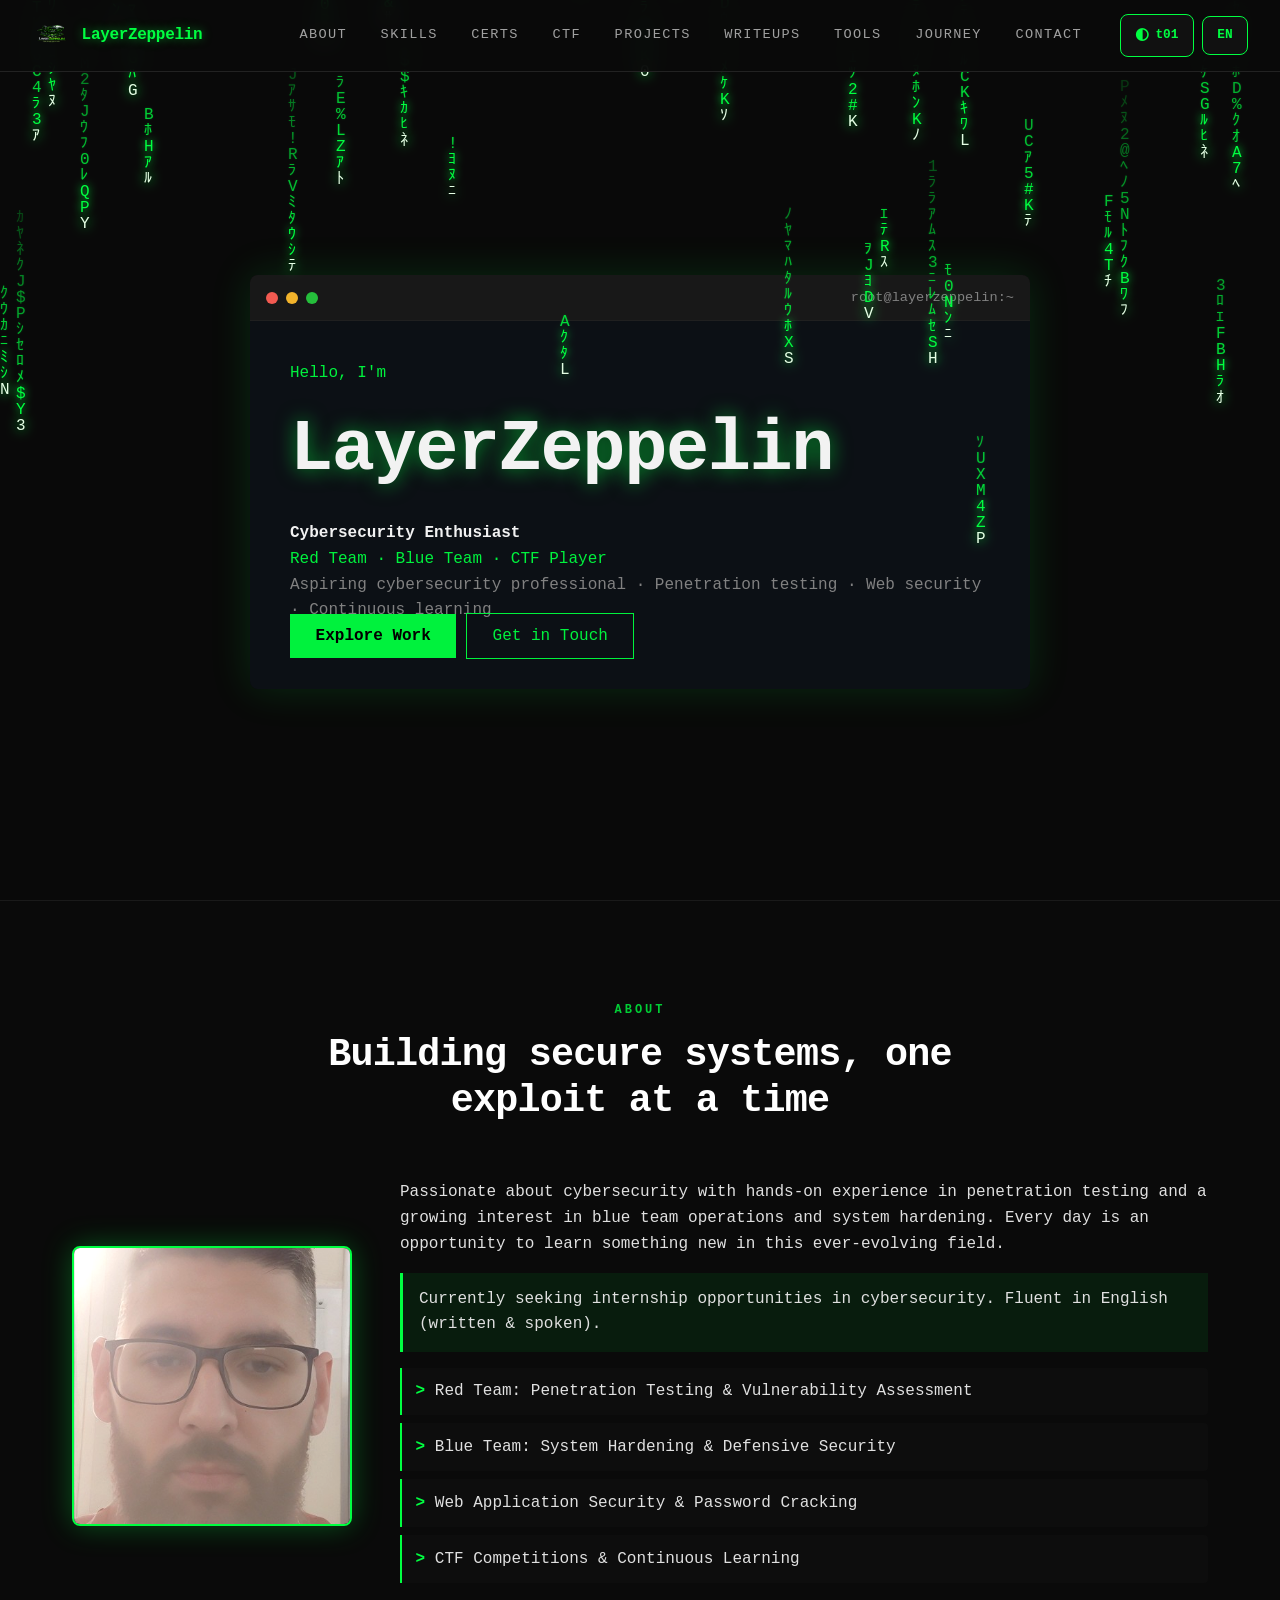
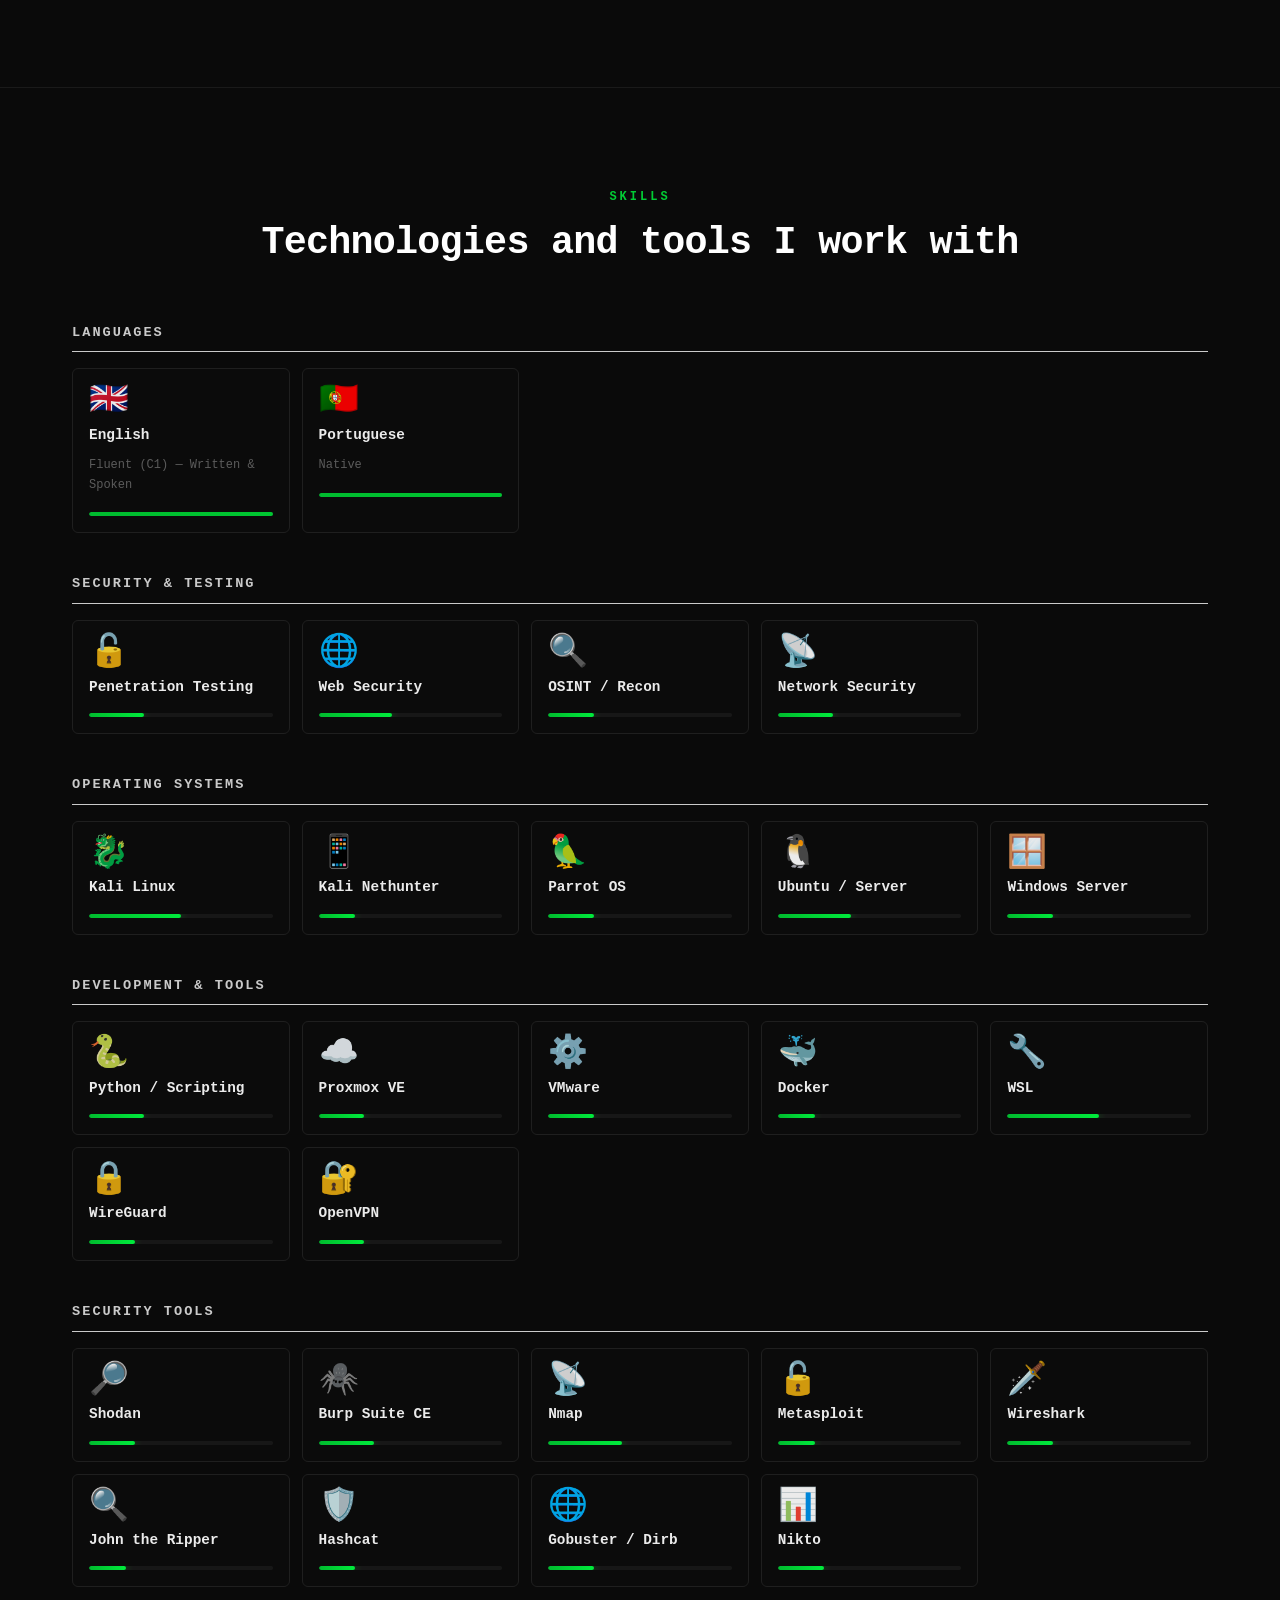
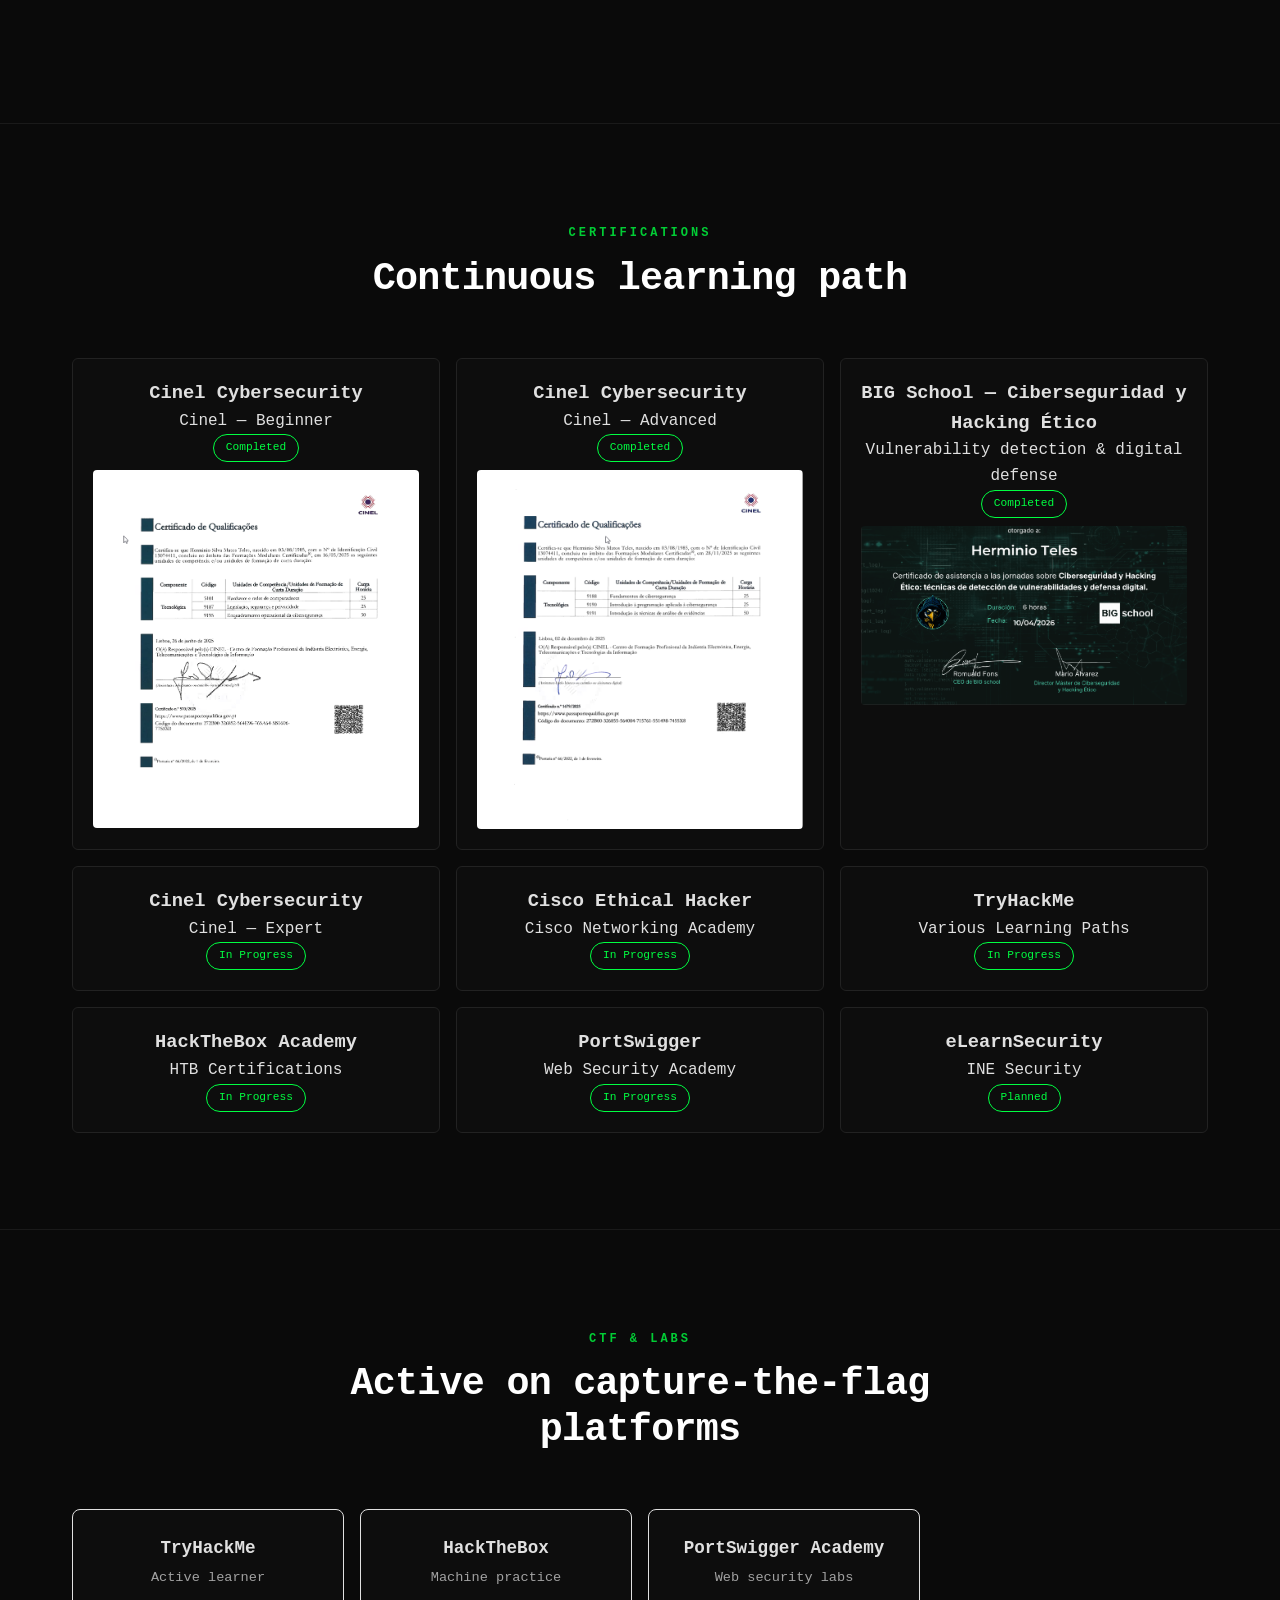
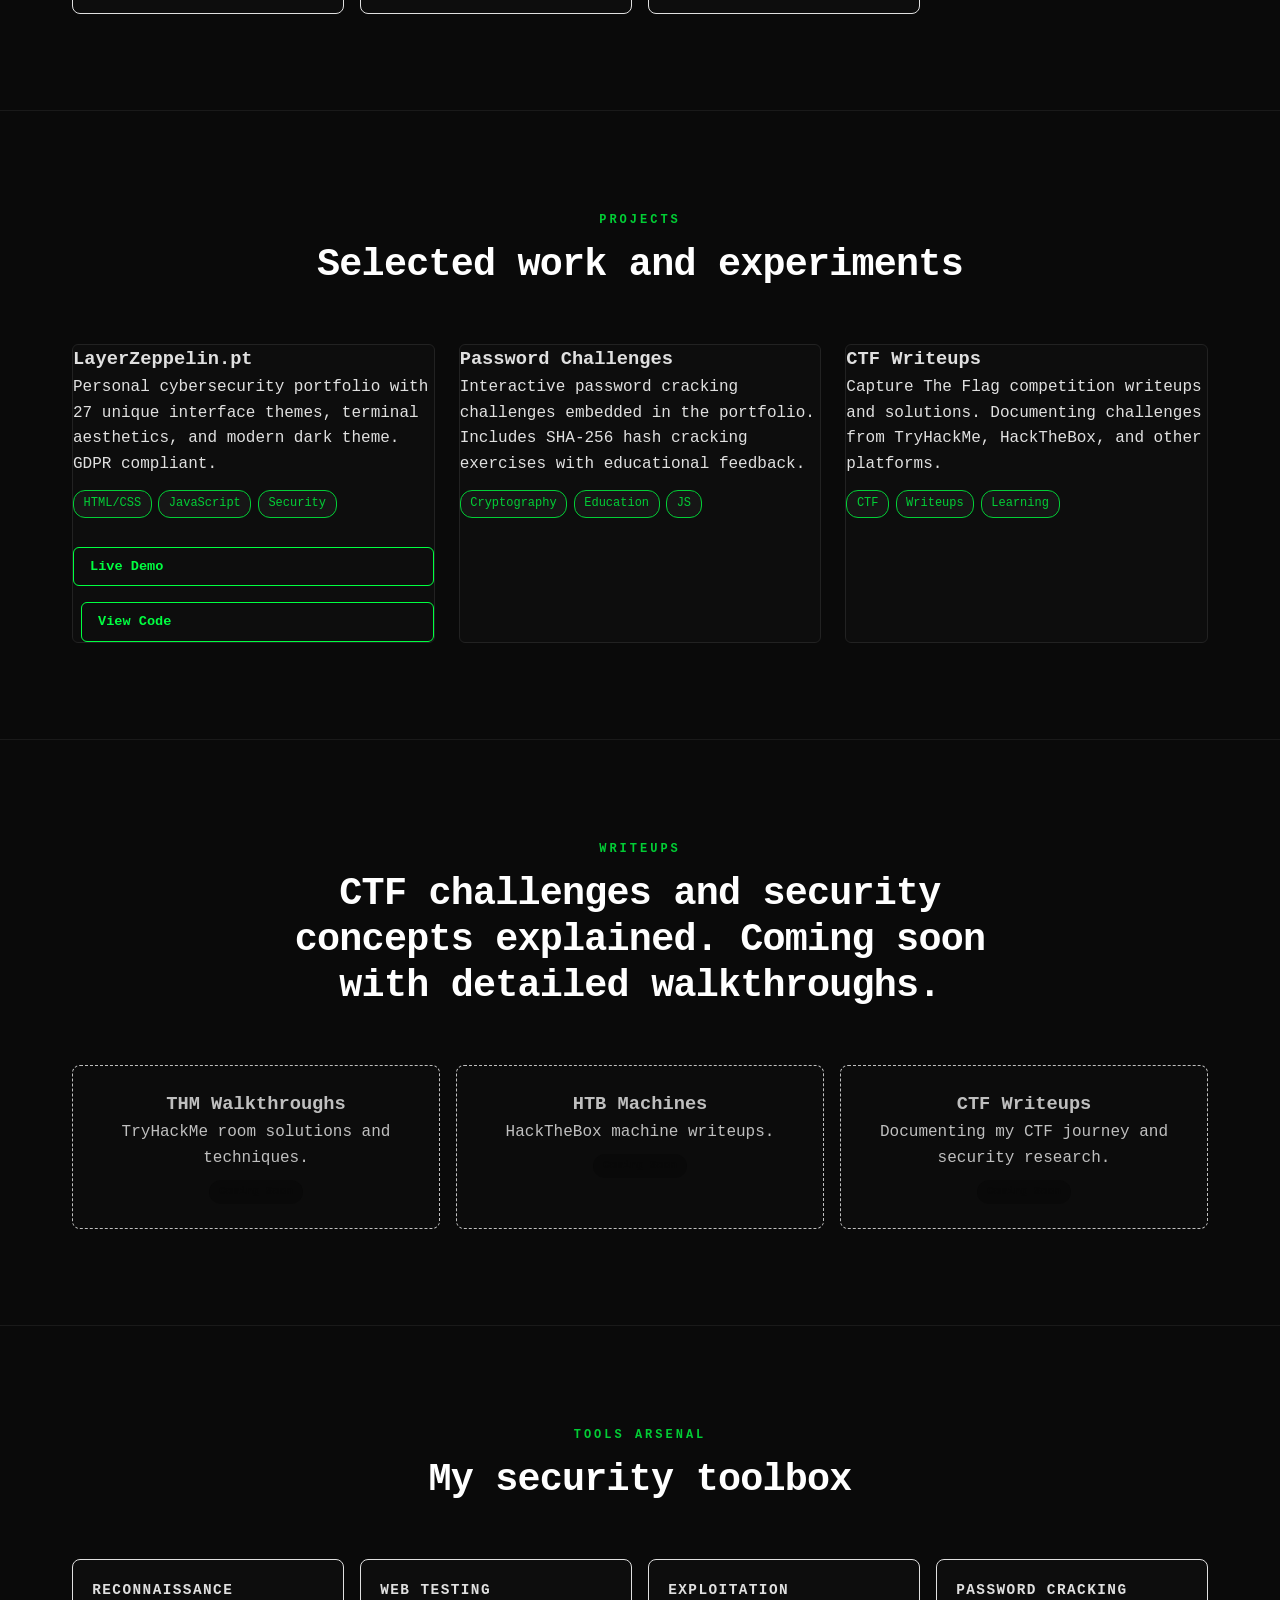
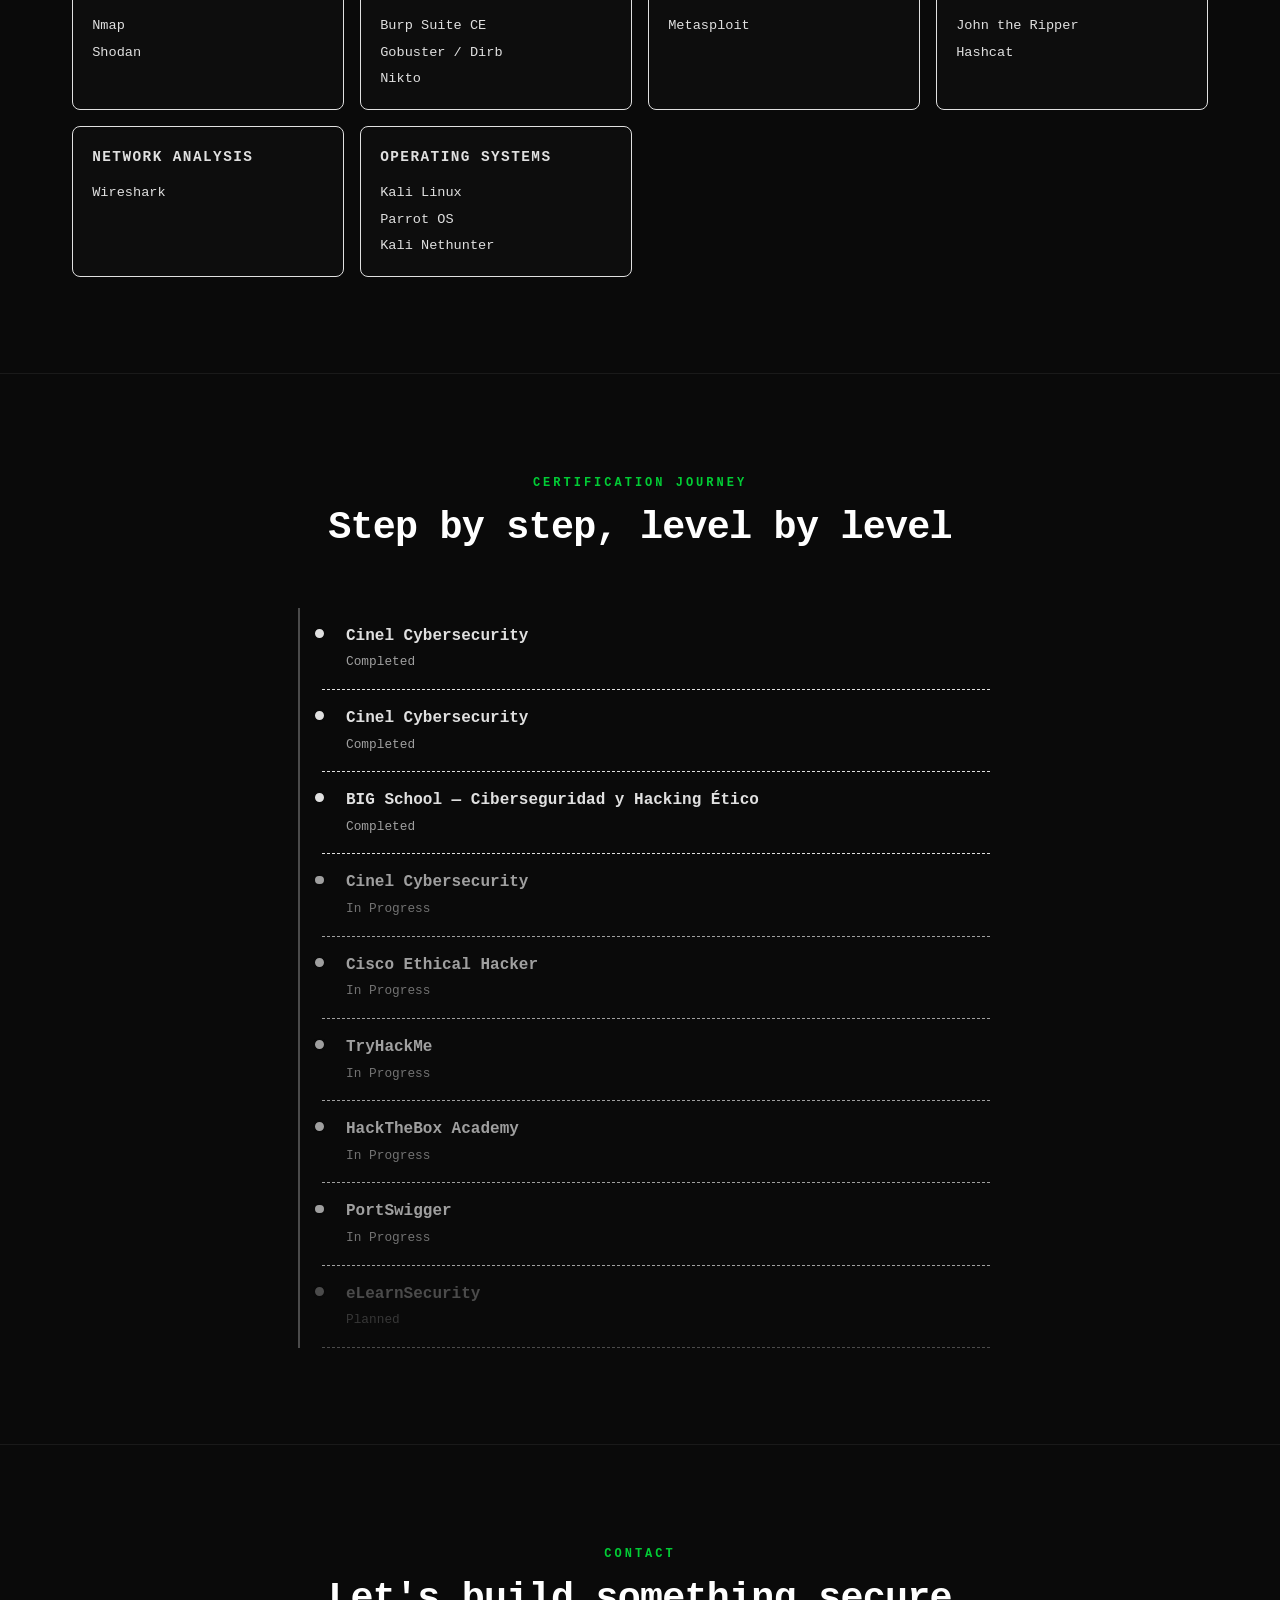
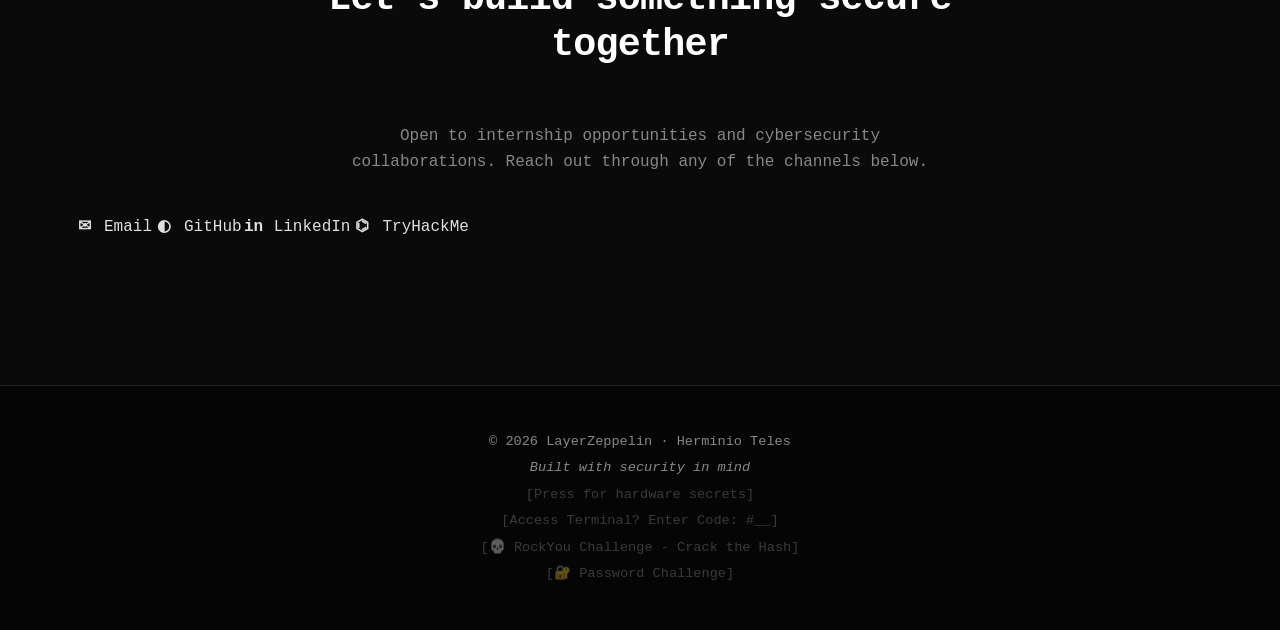
<file: index.html>
<!DOCTYPE html>
<html lang="en" data-theme="t01" data-lang="en">
<head>
<meta charset="UTF-8">
<meta name="viewport" content="width=device-width,initial-scale=1,viewport-fit=cover">
<meta http-equiv="X-Content-Type-Options" content="nosniff">
<meta name="referrer" content="strict-origin-when-cross-origin">
<meta name="robots" content="index,follow">
<meta name="author" content="Hermínio Teles">
<meta name="description" data-i18n="meta.description" content="LayerZeppelin — 27 themes portfolio">
<meta name="theme-color" content="#000000">
<title data-i18n="meta.title">LayerZeppelin | Portfolio</title>
<link rel="icon" type="image/png" href="./assets/images/logo.png">
<link rel="icon" type="image/svg+xml" href="./favicon.svg">
<link rel="apple-touch-icon" href="./assets/images/logo.png">
<link rel="stylesheet" href="./style.css">
<link rel="stylesheet" href="./themes-2.css">
<link rel="stylesheet" href="./themes-3.css">
<link rel="stylesheet" href="./themes-4.css">
<script>
(function(){
  try{
    var t=localStorage.getItem('lz-theme');
    if(t){document.documentElement.setAttribute('data-theme',t);}
    var l=localStorage.getItem('lz-lang');
    if(l==='pt'||l==='en'){document.documentElement.setAttribute('data-lang',l);}
  }catch(e){}
})();
</script>
</head>
<body>

<a href="#main" class="skip-link" data-i18n="ui.skipToContent">Skip to content</a>

<!-- Theme-specific background canvases (one per theme) -->
<div class="bg-fx" aria-hidden="true">
  <canvas id="fx-matrix" data-fx="t01"></canvas>
  <canvas id="fx-tron" data-fx="t02"></canvas>
  <canvas id="fx-sakura" data-fx="t03"></canvas>
  <canvas id="fx-aurora" data-fx="t27"></canvas>
  <canvas id="fx-biolumi" data-fx="t08"></canvas>
  <canvas id="fx-stars" data-fx="t21"></canvas>
  <canvas id="fx-vhs" data-fx="t09"></canvas>
</div>

<header class="topbar">
  <div class="topbar-inner">
    <a href="#home" class="brand" aria-label="LayerZeppelin — Home">
      <img src="./assets/images/logo.png" alt="LayerZeppelin logo" class="brand-logo">
      <span class="brand-name" data-i18n="hero.name">LayerZeppelin</span>
    </a>
    <nav class="nav" aria-label="Primary">
      <ul class="nav-list">
        <li><a href="#about" data-i18n="nav.about">About</a></li>
        <li><a href="#skills" data-i18n="nav.skills">Skills</a></li>
        <li><a href="#certs" data-i18n="nav.certs">Certs</a></li>
        <li><a href="#ctf" data-i18n="nav.ctf">CTF</a></li>
        <li><a href="#projects" data-i18n="nav.projects">Projects</a></li>
        <li><a href="#writeups" data-i18n="nav.writeups">Writeups</a></li>
        <li><a href="#tools" data-i18n="nav.tools">Tools</a></li>
        <li><a href="#journey" data-i18n="nav.journey">Journey</a></li>
        <li><a href="#contact" data-i18n="nav.contact">Contact</a></li>
      </ul>
    </nav>
    <div class="actions">
      <button class="btn-theme-pick" id="theme-pick-btn" aria-haspopup="dialog" aria-controls="theme-modal" data-i18n-attr="aria-label:ui.chooseTheme" aria-label="Choose theme">
        <span class="theme-glyph" aria-hidden="true">◐</span>
        <span class="theme-name-mini" data-theme-mini>t01</span>
      </button>
      <button class="btn-lang" id="lang-btn" aria-label="Language">
        <span data-lang-label>EN</span>
      </button>
    </div>
    <button class="nav-toggle" id="nav-toggle" aria-label="Menu" aria-expanded="false" aria-controls="nav-list">
      <span></span><span></span><span></span>
    </button>
  </div>
</header>

<main id="main">

<!-- HERO -->
<section class="hero" id="home">
  <div class="hero-shell">
    <div class="hero-prompt" aria-hidden="true">
      <span class="dot red"></span><span class="dot yellow"></span><span class="dot green"></span>
      <span class="hero-title-mini">root@layerzeppelin:~</span>
    </div>
    <div class="hero-body">
      <p class="hero-greeting" data-i18n="hero.greeting">Hello, I'm</p>
      <h1 class="hero-name" data-i18n="hero.name">LayerZeppelin</h1>
      <p class="hero-role" data-i18n="hero.role">Cybersecurity Enthusiast</p>
      <p class="hero-tagline" data-i18n="hero.tagline">Red Team · Blue Team · CTF Player</p>
      <p class="hero-subtitle" data-i18n="hero.subtitle">Aspiring cybersecurity professional</p>
      <div class="hero-cta">
        <a href="#projects" class="btn btn-primary" data-i18n="hero.cta1">Explore Work</a>
        <a href="#contact" class="btn btn-ghost" data-i18n="hero.cta2">Get in Touch</a>
      </div>
    </div>
  </div>
</section>

<!-- ABOUT -->
<section class="sec" id="about">
  <div class="container">
    <header class="sec-head">
      <span class="sec-eyebrow" data-i18n="about.title">About</span>
      <h2 class="sec-title" data-i18n="about.heading">Building secure systems</h2>
    </header>
    <div class="about-grid">
      <div class="about-photo">
        <img src="./assets/images/profile.jpg" alt="LayerZeppelin" width="280" height="280" loading="lazy">
        <div class="photo-frame" aria-hidden="true"></div>
      </div>
      <div class="about-text">
        <p data-i18n="about.bio1">Bio...</p>
        <p class="about-highlight" data-i18n="about.bio2">Highlight</p>
        <ul class="about-list">
          <li data-i18n="about.highlights.0">Red Team</li>
          <li data-i18n="about.highlights.1">Blue Team</li>
          <li data-i18n="about.highlights.2">Web Security</li>
          <li data-i18n="about.highlights.3">CTF</li>
        </ul>
      </div>
    </div>
  </div>
</section>

<!-- SKILLS -->
<section class="sec" id="skills">
  <div class="container">
    <header class="sec-head">
      <span class="sec-eyebrow" data-i18n="skills.title">Skills</span>
      <h2 class="sec-title" data-i18n="skills.subtitle">Tech I work with</h2>
    </header>
    <div class="skills-render" id="skills-render"></div>
  </div>
</section>

<!-- CERTS -->
<section class="sec" id="certs">
  <div class="container">
    <header class="sec-head">
      <span class="sec-eyebrow" data-i18n="certs.title">Certifications</span>
      <h2 class="sec-title" data-i18n="certs.subtitle">Subtitle</h2>
    </header>
    <div class="certs-render" id="certs-render"></div>
  </div>
</section>

<!-- CTF -->
<section class="sec" id="ctf">
  <div class="container">
    <header class="sec-head">
      <span class="sec-eyebrow" data-i18n="ctf.title">CTF & Labs</span>
      <h2 class="sec-title" data-i18n="ctf.subtitle">CTF Subtitle</h2>
    </header>
    <div class="ctf-render" id="ctf-render"></div>
  </div>
</section>

<!-- PROJECTS -->
<section class="sec" id="projects">
  <div class="container">
    <header class="sec-head">
      <span class="sec-eyebrow" data-i18n="projects.title">Projects</span>
      <h2 class="sec-title" data-i18n="projects.subtitle">Selected work</h2>
    </header>
    <div class="projects-render" id="projects-render"></div>
  </div>
</section>

<!-- WRITEUPS -->
<section class="sec" id="writeups">
  <div class="container">
    <header class="sec-head">
      <span class="sec-eyebrow" data-i18n="writeups.title">Writeups</span>
      <h2 class="sec-title" data-i18n="writeups.subtitle">Writeups subtitle</h2>
    </header>
    <div class="writeups-render" id="writeups-render"></div>
  </div>
</section>

<!-- TOOLS -->
<section class="sec" id="tools">
  <div class="container">
    <header class="sec-head">
      <span class="sec-eyebrow" data-i18n="tools.title">Tools Arsenal</span>
      <h2 class="sec-title" data-i18n="tools.subtitle">My toolbox</h2>
    </header>
    <div class="tools-render" id="tools-render"></div>
  </div>
</section>

<!-- JOURNEY -->
<section class="sec" id="journey">
  <div class="container">
    <header class="sec-head">
      <span class="sec-eyebrow" data-i18n="journey.title">Certification Journey</span>
      <h2 class="sec-title" data-i18n="journey.subtitle">Step by step</h2>
    </header>
    <div class="journey-render" id="journey-render"></div>
  </div>
</section>

<!-- CONTACT -->
<section class="sec" id="contact">
  <div class="container">
    <header class="sec-head">
      <span class="sec-eyebrow" data-i18n="contact.title">Contact</span>
      <h2 class="sec-title" data-i18n="contact.subtitle">Let's build something secure</h2>
    </header>
    <p class="contact-desc" data-i18n="contact.description">Description</p>
    <div class="contact-render" id="contact-render"></div>
  </div>
</section>

</main>

<footer class="site-footer">
  <div class="container">
    <p data-i18n="footer.copyright">© 2026 LayerZeppelin</p>
    <p class="footer-note" data-i18n="footer.built">Built with security in mind</p>
    <p class="easter-egg-hint" data-action="open-easter" tabindex="0" role="button" aria-label="Hardware arsenal">[Press for hardware secrets]</p>
    <p class="easter-egg-hint" data-action="open-secret" tabindex="0" role="button" aria-label="Access terminal">[Access Terminal? Enter Code: #__]</p>
    <p class="easter-egg-hint" data-action="open-rockyou" tabindex="0" role="button" aria-label="RockYou challenge">[💀 RockYou Challenge - Crack the Hash]</p>
    <p class="easter-egg-hint" data-action="open-password" tabindex="0" role="button" aria-label="Password challenge">[🔐 Password Challenge]</p>
  </div>
</footer>

<!-- PASSWORD CHALLENGE PANEL -->
<div id="password-challenge-panel" class="secret-code-panel" role="dialog" aria-labelledby="password-challenge-title" aria-modal="true" hidden>
  <div class="secret-code-content">
    <button class="close-easter" data-action="close-password" aria-label="Fechar">&times;</button>
    <h3 id="password-challenge-title">🔐 PASSWORD CHALLENGE</h3>
    <p class="challenge-intro">A special challenge for those who dare...</p>
    <div class="hash-box">
      <p class="hash-label">Crack this SHA-256 hash:</p>
      <code class="hash-value">071542419dd270a3f5a674d10556b9bed28e6ec50e3d68df13c13b6b5ed26009</code>
      <p class="hash-hint">💡 Hint: No password is stronger than... [football club founded 1906]</p>
    </div>
    <label for="password-input" class="visually-hidden">Password</label>
    <input type="text" id="password-input" placeholder="Enter password..." autocomplete="off" aria-describedby="password-error">
    <button data-action="submit-password">CRACK IT</button>
    <p class="error-msg" id="password-error" role="alert" aria-live="polite"></p>
    <p class="success-msg" id="password-success" role="alert" aria-live="polite"></p>
  </div>
</div>

<!-- SECRET CODE PANEL -->
<div id="secret-code-panel" class="secret-code-panel" role="dialog" aria-labelledby="secret-code-title" aria-modal="true" hidden>
  <div class="secret-code-content">
    <button class="close-easter" data-action="close-secret" aria-label="Fechar">&times;</button>
    <h3 id="secret-code-title">ACCESS TERMINAL</h3>
    <p>Enter authorization code:</p>
    <label for="secret-code-input" class="visually-hidden">Código de autorização</label>
    <input type="text" id="secret-code-input" placeholder="#__" maxlength="4" autocomplete="off" inputmode="numeric" aria-describedby="secret-error">
    <button data-action="submit-secret">AUTHENTICATE</button>
    <p class="error-msg" id="secret-error" role="alert" aria-live="polite"></p>
  </div>
</div>

<!-- ROCKYOU CHALLENGE PANEL -->
<div id="rockyou-panel" class="secret-code-panel" role="dialog" aria-labelledby="rockyou-title" aria-modal="true" hidden>
  <div class="secret-code-content" style="max-width:600px;">
    <button class="close-easter" data-action="close-rockyou" aria-label="Fechar">&times;</button>
    <h3 id="rockyou-title">💀 ROCKYOU CHALLENGE</h3>
    <p class="challenge-intro">From the famous rockyou.txt leak...</p>
    <div class="hash-box">
      <p class="hash-label">Crack this SHA-256 hash:</p>
      <code class="hash-value">ef92b778bafe771e89245b89ecbc08a44a4e166c06659911881f383d4473e94f</code>
      <p class="hash-hint">💡 Hint: The most common password in rockyou.txt... followed by numbers!</p>
      <p class="hash-hint" style="font-size:0.7rem;opacity:0.7;">Format: [word][numbers]</p>
    </div>
    <label for="rockyou-input" class="visually-hidden">Password</label>
    <input type="text" id="rockyou-input" placeholder="Enter password..." autocomplete="off" aria-describedby="rockyou-error">
    <button data-action="submit-rockyou">CRACK IT</button>
    <p class="error-msg" id="rockyou-error" role="alert" aria-live="polite"></p>
    <p class="success-msg" id="rockyou-success" role="alert" aria-live="polite"></p>
    <div class="rockyou-info" style="margin-top:1.5rem;border-top:1px solid #333;padding-top:1rem;">
      <h4 style="color:#ff5f56;font-size:0.9rem;margin-bottom:0.5rem;">📚 About rockyou.txt</h4>
      <p style="color:#888;font-size:0.75rem;line-height:1.5;text-align:left;">
        • <strong style="color:#fff">2009:</strong> RockYou breach exposed <strong style="color:#0f0">14.3 million</strong> passwords<br>
        • <strong style="color:#fff">Time to crack:</strong> This hash would take <strong style="color:#f00">&lt; 1 second</strong> with GPU brute force<br>
        • <strong style="color:#fff">Top passwords:</strong> password123, 123456, qwerty, iloveyou<br>
        • <strong style="color:#fff">Lesson:</strong> Never use dictionary words or common patterns!
      </p>
    </div>
  </div>
</div>

<!-- ROOM 27 PANEL -->
<div id="room27-panel" class="room27-panel" role="dialog" aria-labelledby="room27-title" aria-modal="true" hidden>
  <div class="room27-content">
    <button class="close-easter" data-action="close-room27" aria-label="Fechar">&times;</button>
    <div class="room27-header">
      <span class="room27-status">ROOM 27 - ACTIVE</span>
      <h2 id="room27-title">CTF Challenge Terminal</h2>
    </div>
    <div class="room27-terminal">
      <div class="room27-ascii">
<pre>
    ╔══════════════════════════════════════╗
    ║   ▄▄▄▄▄▄▄▄▄▄▄▄▄▄▄▄▄▄▄▄▄▄▄▄▄▄▄▄   ║
    ║   █ CHALLENGE MODE: INITIALIZED █   ║
    ║   ▀▀▀▀▀▀▀▀▀▀▀▀▀▀▀▀▀▀▀▀▀▀▀▀▀▀▀▀▀   ║
    ╠══════════════════════════════════════╣
    ║                                      ║
    ║   [FLAG] Find the hidden message:    ║
    ║                                      ║
    ║   SGVscCBtZSwgSSdtIHNlZWtpbmcg      ║
    ║   YSBmdXR1cmUgaW4gY3liZXItc2Vj       ║
    ║   dXJpdHkuIENhbiB5b3UgZGVjb2Rl       ║
    ║   dGhpcz8=                           ║
    ║                                      ║
    ║   [HINT] Base64 knows the truth     ║
    ║                                      ║
    ╚══════════════════════════════════════╝
</pre>
      </div>
      <div class="room27-info">
        <div class="challenge-card">
          <h4>🖥️ Challenge #27: Decode the Future</h4>
          <p>This room holds a secret message. Can you decode it?</p>
          <p class="challenge-hint">Hint: The flag is encoded in Base64</p>
        </div>
        <div class="challenge-card success">
          <h4>🏆 Achievement Unlocked</h4>
          <p>You found Room 27!</p>
          <p>That makes you curious - a perfect trait for cybersecurity.</p>
        </div>
      </div>
    </div>
  </div>
</div>

<!-- HARDWARE ARSENAL PANEL -->
<div id="easter-egg-panel" class="easter-egg-panel" role="dialog" aria-labelledby="easter-egg-title" aria-modal="true" hidden>
  <div class="easter-egg-content">
    <button class="close-easter" data-action="close-easter" aria-label="Fechar">&times;</button>
    <h2 id="easter-egg-title">Hardware Arsenal</h2>
    <div class="easter-grid">
      <div class="easter-item">
        <div class="easter-icon" aria-hidden="true">🐬</div>
        <h3>Flipper Zero</h3>
        <p>Multi-tool for geeks. Sub-GHz, RFID, NFC, IR, GPIO hacking in your pocket.</p>
      </div>
      <div class="easter-item">
        <div class="easter-icon" aria-hidden="true">📶</div>
        <h3>ESP32 Marauder</h3>
        <p>Wi-Fi reconnaissance and pentesting tool for deauth, beacon spam, packet monitor.</p>
      </div>
      <div class="easter-item">
        <div class="easter-icon" aria-hidden="true">🐕</div>
        <h3>ESP32 Hale Hound</h3>
        <p>Bluetooth Low Energy security testing and device enumeration platform.</p>
      </div>
      <div class="easter-item">
        <div class="easter-icon" aria-hidden="true">👻</div>
        <h3>ESP32 Ghost</h3>
        <p>Stealthy wireless penetration testing device with custom firmware capabilities.</p>
      </div>
      <div class="easter-item">
        <div class="easter-icon" aria-hidden="true">🦇</div>
        <h3>ESP32 Bruce</h3>
        <p>Versatile ESP32-based tool for wireless security assessments and protocol analysis.</p>
      </div>
      <div class="easter-item">
        <div class="easter-icon" aria-hidden="true">🐱</div>
        <h3>ESP32 Pwnagotchi</h3>
        <p>AI-powered Wi-Fi hacking companion that learns from its environment.</p>
      </div>
    </div>
  </div>
</div>

<!-- THEME MODAL -->
<div class="modal" id="theme-modal" role="dialog" aria-labelledby="theme-modal-title" aria-modal="true" hidden>
  <div class="modal-backdrop" data-close-modal></div>
  <div class="modal-card">
    <header class="modal-head">
      <h2 id="theme-modal-title" data-i18n="ui.chooseTheme">Choose Theme</h2>
      <button class="modal-close" data-close-modal aria-label="Close" data-i18n-attr="aria-label:ui.close">×</button>
    </header>
    <div class="theme-grid" id="theme-grid"></div>
  </div>
</div>

<!-- Inline JSON fallbacks (compact, for file:// protocol) -->
<script type="application/json" id="i18n-en">{"meta":{"title":"LayerZeppelin | 27 Themes Portfolio","description":"LayerZeppelin — Cybersecurity portfolio with 27 completely unique interface themes."},"ui":{"chooseTheme":"Choose Theme","themeLabel":"Theme","languageLabel":"Language","close":"Close","open":"Open","skipToContent":"Skip to content","menu":"Menu"},"themes":{"t01":{"name":"Cyberpunk Terminal","desc":"Matrix rain · neon green · terminal aesthetic"},"t02":{"name":"Tron Legacy","desc":"Cyan wireframes · 3D perspective · digital grid"},"t03":{"name":"Sakura Dreams","desc":"Cherry blossoms · pink & crimson · elegant typography"},"t04":{"name":"Bauhaus Constructivism","desc":"Primary colors · geometric shapes · brutalist layout"},"t05":{"name":"Brutalist Mono","desc":"Pure black & white · giant type · hard shadows"},"t06":{"name":"Y2K Vapor","desc":"Magenta gradients · glitch effects · 3D buttons"},"t07":{"name":"Solarpunk Eden","desc":"Living green · organic forms · sunshine"},"t08":{"name":"Bioluminescent Abyss","desc":"Deep blue · glowing creatures · organic particles"},"t09":{"name":"VHS Retro","desc":"Scanlines · tracking errors · magenta dreams"},"t10":{"name":"Nordic Minimalist","desc":"Off-white · elegant serif · generous space"},"t11":{"name":"Memphis 80s","desc":"Playful patterns · postmodern · colorful chaos"},"t12":{"name":"Art Deco Gold","desc":"Gold & black · symmetrical geometry · Gatsby"},"t13":{"name":"Holographic Pastel","desc":"Iridescent · rainbow glass · futuristic shimmer"},"t14":{"name":"Dark Academia","desc":"Sepia · books · classical serif · old library"},"t15":{"name":"Risograph Print","desc":"Limited palette · grain texture · indie print"},"t16":{"name":"Pixel Arcade","desc":"8-bit blocks · pixel type · retro games"},"t17":{"name":"Liquid Metal","desc":"Mercury silver · reflections · fluid futurism"},"t18":{"name":"Japanese Ukiyo-e","desc":"Woodblock prints · waves · traditional"},"t19":{"name":"Renaissance Manuscript","desc":"Parchment · illuminated letters · classical"},"t20":{"name":"Steampunk Brass","desc":"Bronze & copper · gears · Victorian era"},"t21":{"name":"Space Opera","desc":"Stars & nebulae · gold on indigo · epic"},"t22":{"name":"Cottagecore","desc":"Beige & sage · floral · cozy handwritten"},"t23":{"name":"Cassette Futurism","desc":"80s sci-fi · orange & brown · CRT analog"},"t24":{"name":"Origami Paper","desc":"Folded paper · soft shadows · Japanese minimal"},"t25":{"name":"Bauhaus Grid","desc":"Modular grid · systematic · geometric"},"t26":{"name":"Glitch Art","desc":"RGB split · digital noise · anti-UI"},"t27":{"name":"Aurora Borealis","desc":"Northern lights · ethereal gradients · magical"}},"nav":{"about":"About","skills":"Skills","certs":"Certs","ctf":"CTF","projects":"Projects","writeups":"Writeups","tools":"Tools","journey":"Journey","contact":"Contact"},"hero":{"greeting":"Hello, I'm","name":"LayerZeppelin","role":"Cybersecurity Enthusiast","tagline":"Red Team · Blue Team · CTF Player","subtitle":"Aspiring cybersecurity professional · Penetration testing · Web security · Continuous learning","cta1":"Explore Work","cta2":"Get in Touch"},"about":{"title":"About","heading":"Building secure systems, one exploit at a time","bio1":"Passionate about cybersecurity with hands-on experience in penetration testing and a growing interest in blue team operations and system hardening. Every day is an opportunity to learn something new in this ever-evolving field.","bio2":"Currently seeking internship opportunities in cybersecurity. Fluent in English (written & spoken).","highlights":["Red Team: Penetration Testing & Vulnerability Assessment","Blue Team: System Hardening & Defensive Security","Web Application Security & Password Cracking","CTF Competitions & Continuous Learning"]},"skills":{"title":"Skills","subtitle":"Technologies and tools I work with","categories":{"lang":"Languages","sec":"Security & Testing","os":"Operating Systems","dev":"Development & Tools","tools":"Security Tools"},"items":{"english":{"name":"English","desc":"Fluent (C1) — Written & Spoken","level":80},"portuguese":{"name":"Portuguese","desc":"Native","level":100},"pentest":{"name":"Penetration Testing","level":6},"web":{"name":"Web Security","level":8},"osint":{"name":"OSINT / Recon","level":5},"network":{"name":"Network Security","level":6},"kali":{"name":"Kali Linux","level":10},"nethunter":{"name":"Kali Nethunter","level":4},"parrot":{"name":"Parrot OS","level":5},"ubuntu":{"name":"Ubuntu / Server","level":8},"windows":{"name":"Windows Server","level":5},"python":{"name":"Python / Scripting","level":6},"proxmox":{"name":"Proxmox VE","level":5},"vmware":{"name":"VMware","level":5},"docker":{"name":"Docker","level":4},"wsl":{"name":"WSL","level":10},"wireguard":{"name":"WireGuard","level":5},"openvpn":{"name":"OpenVPN","level":5},"shodan":{"name":"Shodan","level":5},"burp":{"name":"Burp Suite CE","level":6},"nmap":{"name":"Nmap","level":8},"metasploit":{"name":"Metasploit","level":4},"wireshark":{"name":"Wireshark","level":5},"john":{"name":"John the Ripper","level":4},"hashcat":{"name":"Hashcat","level":4},"gobuster":{"name":"Gobuster / Dirb","level":5},"nikto":{"name":"Nikto","level":5}}},"certs":{"title":"Certifications","subtitle":"Continuous learning path","status":{"completed":"Completed","inProgress":"In Progress","planned":"Planned"},"view":"View Certificate","items":[{"name":"Cinel Cybersecurity","issuer":"Cinel — Beginner","status":"completed","img":"cinel-iniciante.png"},{"name":"Cinel Cybersecurity","issuer":"Cinel — Advanced","status":"completed","img":"cinel-avancado.png"},{"name":"BIG School — Ciberseguridad y Hacking Ético","issuer":"Vulnerability detection & digital defense","status":"completed","img":"big-school.png"},{"name":"Cinel Cybersecurity","issuer":"Cinel — Expert","status":"inProgress"},{"name":"Cisco Ethical Hacker","issuer":"Cisco Networking Academy","status":"inProgress"},{"name":"TryHackMe","issuer":"Various Learning Paths","status":"inProgress"},{"name":"HackTheBox Academy","issuer":"HTB Certifications","status":"inProgress"},{"name":"PortSwigger","issuer":"Web Security Academy","status":"inProgress"},{"name":"eLearnSecurity","issuer":"INE Security","status":"planned"}]},"ctf":{"title":"CTF & Labs","subtitle":"Active on capture-the-flag platforms"},"projects":{"title":"Projects","subtitle":"Selected work and experiments","liveDemo":"Live Demo","viewCode":"View Code","viewMore":"View on GitHub","items":[{"name":"LayerZeppelin.pt","description":"Personal cybersecurity portfolio with 27 unique interface themes, terminal aesthetics, and modern dark theme. GDPR compliant.","tags":["HTML/CSS","JavaScript","Security"],"image":"project-final.png","url":"https://layerzeppelin.pt","code":"https://github.com/HSMTFPS"},{"name":"Password Challenges","description":"Interactive password cracking challenges embedded in the portfolio. Includes SHA-256 hash cracking exercises with educational feedback.","tags":["Cryptography","Education","JS"]},{"name":"CTF Writeups","description":"Capture The Flag competition writeups and solutions. Documenting challenges from TryHackMe, HackTheBox, and other platforms.","tags":["CTF","Writeups","Learning"]}]},"writeups":{"title":"Writeups","subtitle":"CTF challenges and security concepts explained. Coming soon with detailed walkthroughs.","coming":"Coming Soon","items":[{"name":"THM Walkthroughs","desc":"TryHackMe room solutions and techniques."},{"name":"HTB Machines","desc":"HackTheBox machine writeups."},{"name":"CTF Writeups","desc":"Documenting my CTF journey and security research."}]},"tools":{"title":"Tools Arsenal","subtitle":"My security toolbox","categories":{"recon":"Reconnaissance","web":"Web Testing","exploit":"Exploitation","pass":"Password Cracking","net":"Network Analysis","os":"Operating Systems"}},"journey":{"title":"Certification Journey","subtitle":"Step by step, level by level"},"contact":{"title":"Contact","subtitle":"Let's build something secure together","description":"Open to internship opportunities and cybersecurity collaborations. Reach out through any of the channels below.","email":"Email","github":"GitHub","linkedin":"LinkedIn","tryhackme":"TryHackMe"},"footer":{"copyright":"© 2026 LayerZeppelin · Hermínio Teles","built":"Built with security in mind"}}</script>
<script type="application/json" id="i18n-pt">{"meta":{"title":"LayerZeppelin | Portfólio com 27 Temas","description":"LayerZeppelin — Portfólio de cibersegurança com 27 temas de interface únicos."},"ui":{"chooseTheme":"Escolher Tema","themeLabel":"Tema","languageLabel":"Idioma","close":"Fechar","open":"Abrir","skipToContent":"Saltar para conteúdo","menu":"Menu"},"themes":{"t01":{"name":"Cyberpunk Terminal","desc":"Matrix rain · verde néon · estética terminal"},"t02":{"name":"Tron Legacy","desc":"Wireframes ciano · perspetiva 3D · grelha digital"},"t03":{"name":"Sakura Dreams","desc":"Pétalas de cerejeira · rosa e carmim · tipografia elegante"},"t04":{"name":"Bauhaus Construtivista","desc":"Cores primárias · formas geométricas · brutalista"},"t05":{"name":"Brutalista Mono","desc":"Preto e branco puro · tipografia gigante · sombras duras"},"t06":{"name":"Y2K Vapor","desc":"Gradientes magenta · glitch · botões 3D"},"t07":{"name":"Solarpunk Eden","desc":"Verde vivo · formas orgânicas · luz solar"},"t08":{"name":"Abismo Bioluminescente","desc":"Azul profundo · criaturas brilhantes · partículas"},"t09":{"name":"VHS Retro","desc":"Scanlines · erros de tracking · rosa retro"},"t10":{"name":"Minimalista Nórdico","desc":"Off-white · serif elegante · espaço generoso"},"t11":{"name":"Memphis 80s","desc":"Padrões coloridos · pós-moderno · caos alegre"},"t12":{"name":"Art Déco Ouro","desc":"Ouro e preto · simetria · Gatsby"},"t13":{"name":"Pastel Holográfico","desc":"Iridescente · vidro arco-íris · brilho futurista"},"t14":{"name":"Dark Academia","desc":"Sépia · livros · serif clássica · biblioteca"},"t15":{"name":"Impressão Riso","desc":"Paleta limitada · textura granulada · indie"},"t16":{"name":"Pixel Arcade","desc":"Blocos 8-bit · tipo pixel · jogos retro"},"t17":{"name":"Metal Líquido","desc":"Prata mercúrio · reflexos · fluido"},"t18":{"name":"Ukiyo-e Japonês","desc":"Gravura · ondas · tradicional"},"t19":{"name":"Manuscrito Renascentista","desc":"Pergaminho · iluminuras · clássico"},"t20":{"name":"Steampunk Latão","desc":"Bronze · engrenagens · era vitoriana"},"t21":{"name":"Space Opera","desc":"Estrelas · nebulosas · ouro sobre índigo"},"t22":{"name":"Cottagecore","desc":"Bege e sage · floral · acolhedor"},"t23":{"name":"Futurismo Cassete","desc":"Sci-fi anos 80 · laranja e castanho · CRT"},"t24":{"name":"Papel Origami","desc":"Papel dobrado · sombras suaves · minimal"},"t25":{"name":"Grelha Bauhaus","desc":"Grelha modular · sistemática · geométrica"},"t26":{"name":"Arte Glitch","desc":"RGB split · ruído digital · anti-UI"},"t27":{"name":"Aurora Boreal","desc":"Luzes do norte · gradientes etéreos · mágico"}},"nav":{"about":"Sobre","skills":"Skills","certs":"Certs","ctf":"CTF","projects":"Projetos","writeups":"Writeups","tools":"Tools","journey":"Jornada","contact":"Contacto"},"hero":{"greeting":"Olá, sou o","name":"LayerZeppelin","role":"Entusiasta de Cibersegurança","tagline":"Red Team · Blue Team · Jogador CTF","subtitle":"Aspirante a profissional de cibersegurança · Penetration testing · Segurança web","cta1":"Ver Trabalhos","cta2":"Entrar em Contacto"},"about":{"title":"Sobre","heading":"A construir sistemas seguros, um exploit de cada vez","bio1":"Apaixonado por cibersegurança com experiência prática em penetration testing e interesse crescente em operações de blue team e hardening de sistemas. Cada dia é uma oportunidade para aprender algo novo neste campo em constante evolução.","bio2":"Atualmente à procura de oportunidades de estágio em cibersegurança. Fluente em inglês (escrito e falado).","highlights":["Red Team: Penetration Testing & Vulnerability Assessment","Blue Team: System Hardening & Segurança Defensiva","Segurança de Aplicações Web & Password Cracking","Competições CTF & Aprendizagem Contínua"]},"skills":{"title":"Competências","subtitle":"Tecnologias e ferramentas com que trabalho","categories":{"lang":"Idiomas","sec":"Segurança & Testing","os":"Sistemas Operativos","dev":"Desenvolvimento & Ferramentas","tools":"Ferramentas de Segurança"},"items":{"english":{"name":"Inglês","desc":"Fluente (C1) — Escrito e Falado","level":80},"portuguese":{"name":"Português","desc":"Nativo","level":100},"pentest":{"name":"Penetration Testing","level":6},"web":{"name":"Segurança Web","level":8},"osint":{"name":"OSINT / Recon","level":5},"network":{"name":"Segurança de Rede","level":6},"kali":{"name":"Kali Linux","level":10},"nethunter":{"name":"Kali Nethunter","level":4},"parrot":{"name":"Parrot OS","level":5},"ubuntu":{"name":"Ubuntu / Server","level":8},"windows":{"name":"Windows Server","level":5},"python":{"name":"Python / Scripting","level":6},"proxmox":{"name":"Proxmox VE","level":5},"vmware":{"name":"VMware","level":5},"docker":{"name":"Docker","level":4},"wsl":{"name":"WSL","level":10},"wireguard":{"name":"WireGuard","level":5},"openvpn":{"name":"OpenVPN","level":5},"shodan":{"name":"Shodan","level":5},"burp":{"name":"Burp Suite CE","level":6},"nmap":{"name":"Nmap","level":8},"metasploit":{"name":"Metasploit","level":4},"wireshark":{"name":"Wireshark","level":5},"john":{"name":"John the Ripper","level":4},"hashcat":{"name":"Hashcat","level":4},"gobuster":{"name":"Gobuster / Dirb","level":5},"nikto":{"name":"Nikto","level":5}}},"certs":{"title":"Certificações","subtitle":"Caminho de aprendizagem contínua","status":{"completed":"Concluído","inProgress":"Em Curso","planned":"Planeado"},"view":"Ver Certificado","items":[{"name":"Cinel Cybersecurity","issuer":"Cinel — Iniciante","status":"completed","img":"cinel-iniciante.png"},{"name":"Cinel Cybersecurity","issuer":"Cinel — Avançado","status":"completed","img":"cinel-avancado.png"},{"name":"BIG School — Ciberseguridad y Hacking Ético","issuer":"Deteção de vulnerabilidades e defesa digital","status":"completed","img":"big-school.png"},{"name":"Cinel Cybersecurity","issuer":"Cinel — Expert","status":"inProgress"},{"name":"Cisco Ethical Hacker","issuer":"Cisco Networking Academy","status":"inProgress"},{"name":"TryHackMe","issuer":"Caminhos de aprendizagem","status":"inProgress"},{"name":"HackTheBox Academy","issuer":"Certificações HTB","status":"inProgress"},{"name":"PortSwigger","issuer":"Web Security Academy","status":"inProgress"},{"name":"eLearnSecurity","issuer":"INE Security","status":"planned"}]},"ctf":{"title":"CTF & Labs","subtitle":"Ativo em plataformas Capture-The-Flag"},"projects":{"title":"Projetos","subtitle":"Trabalhos e experiências selecionados","liveDemo":"Ver Demo","viewCode":"Ver Código","viewMore":"Ver no GitHub","items":[{"name":"LayerZeppelin.pt","description":"Portfólio pessoal de cibersegurança com 27 temas de interface únicos, estética terminal e tema dark moderno. GDPR compliant.","tags":["HTML/CSS","JavaScript","Segurança"],"image":"project-final.png","url":"https://layerzeppelin.pt","code":"https://github.com/HSMTFPS"},{"name":"Password Challenges","description":"Desafios interativos de password cracking incorporados no portfólio. Inclui exercícios SHA-256 com feedback educativo.","tags":["Criptografia","Educação","JS"]},{"name":"CTF Writeups","description":"Writeups e soluções de competições CTF. Documentação de desafios TryHackMe, HackTheBox e outras plataformas.","tags":["CTF","Writeups","Aprendizagem"]}]},"writeups":{"title":"Writeups","subtitle":"Desafios CTF e conceitos de segurança explicados. Em breve com walkthroughs detalhados.","coming":"Em Breve","items":[{"name":"THM Walkthroughs","desc":"Soluções de salas TryHackMe e técnicas."},{"name":"HTB Machines","desc":"Writeups de máquinas HackTheBox."},{"name":"CTF Writeups","desc":"A documentar a minha jornada CTF."}]},"tools":{"title":"Arsenal de Ferramentas","subtitle":"A minha caixa de ferramentas","categories":{"recon":"Reconhecimento","web":"Web Testing","exploit":"Exploração","pass":"Password Cracking","net":"Análise de Rede","os":"Sistemas Operativos"}},"journey":{"title":"Jornada de Certificação","subtitle":"Passo a passo, nível a nível"},"contact":{"title":"Contacto","subtitle":"Vamos construir algo seguro juntos","description":"Aberto a oportunidades de estágio e colaborações em cibersegurança. Contacta-me através de qualquer um dos canais abaixo.","email":"Email","github":"GitHub","linkedin":"LinkedIn","tryhackme":"TryHackMe"},"footer":{"copyright":"© 2026 LayerZeppelin · Hermínio Teles","built":"Construído com segurança em mente"}}</script>

<script src="./rockyou-words.js"></script>
<script src="./script.js?v=20260807m" defer></script>
</body>
</html>
</file>
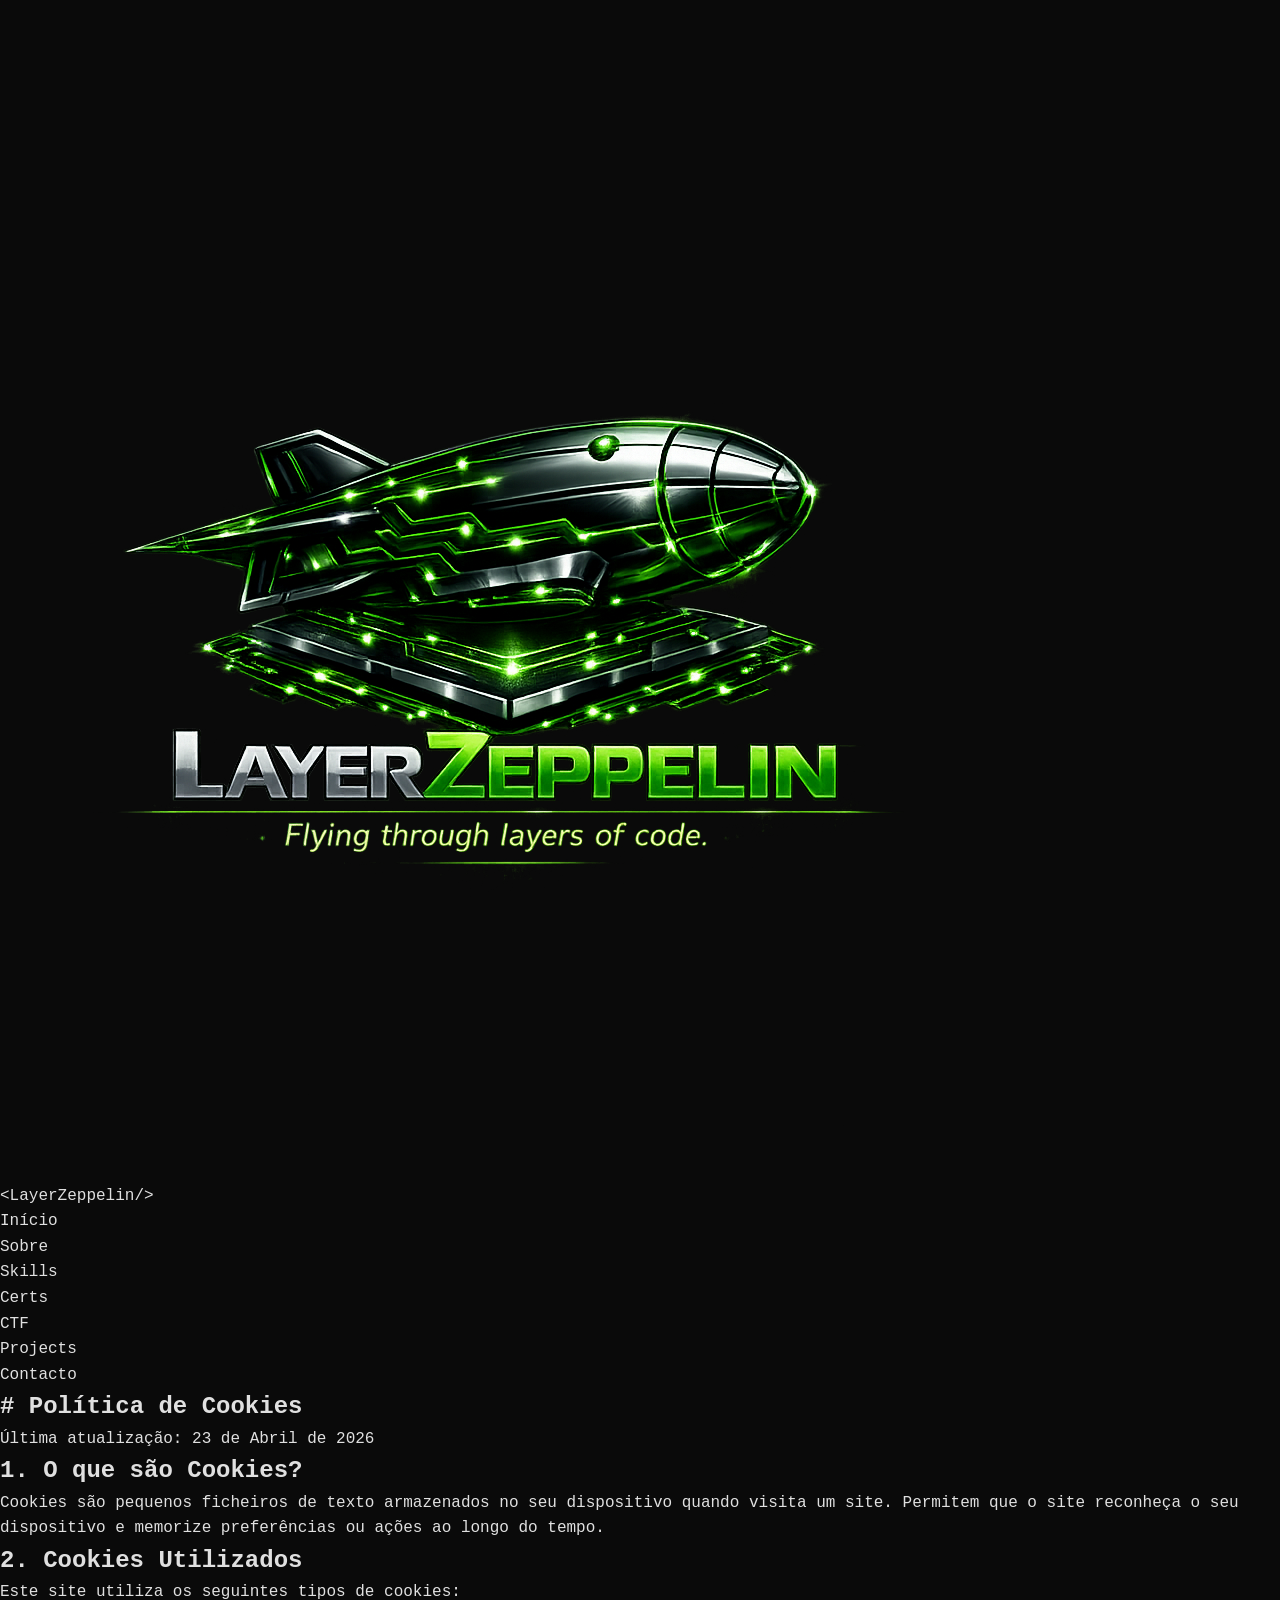
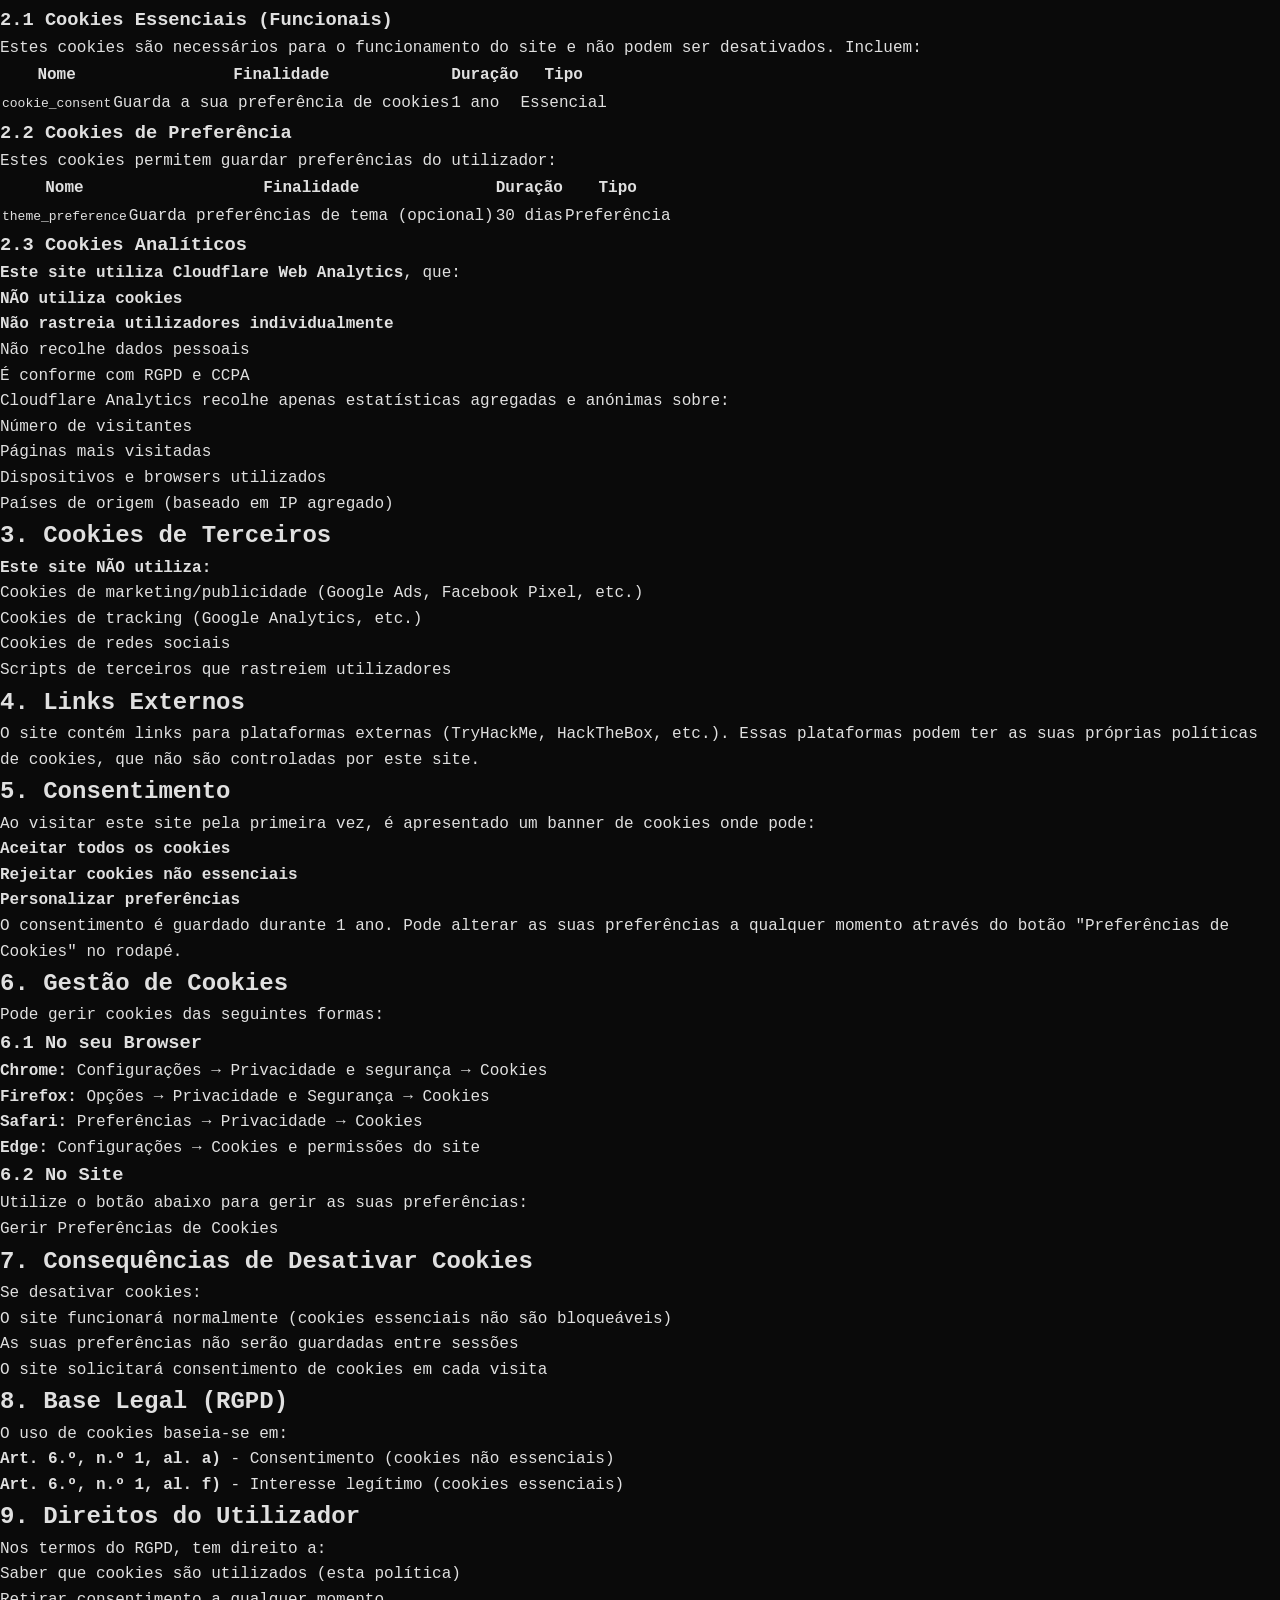
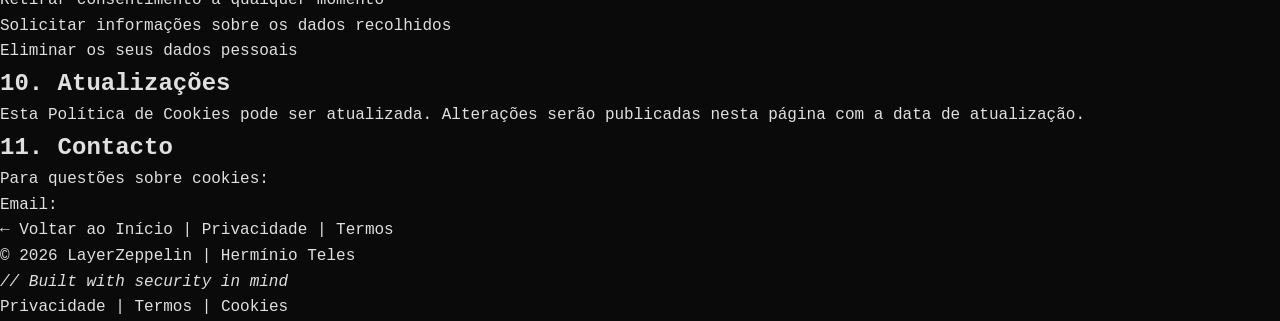
<file: cookies.html>
<!DOCTYPE html>
<html lang="pt-PT">
<head>
  <meta charset="UTF-8">
  <meta name="viewport" content="width=device-width, initial-scale=1.0">
  <meta http-equiv="X-UA-Compatible" content="IE=edge">
  <meta name="description" content="Política de Cookies - LayerZeppelin.pt. Informação sobre cookies utilizados e como geri-los.">
  <meta name="robots" content="index, follow">
  <meta name="author" content="LayerZeppelin - Hermínio Teles">
  <link rel="stylesheet" href="style.css">
  <link rel="icon" type="image/png" href="favicon.png">
  <link rel="manifest" href="manifest.json">
  <meta name="theme-color" content="#00ff00">
  <title>Política de Cookies | LayerZeppelin.pt</title>
  <meta http-equiv="Content-Security-Policy" content="upgrade-insecure-requests">
</head>
<body>
  <canvas id="matrix-bg" aria-hidden="true"></canvas>
  <div class="scanline" aria-hidden="true"></div>
  
  <nav class="navbar" role="navigation" aria-label="Menu principal">
    <div class="nav-brand">
      <img src="images/logo.png" alt="LayerZeppelin Logo" class="nav-logo">
      <span>&lt;LayerZeppelin/&gt;</span>
    </div>
    <button class="nav-toggle" aria-label="Abrir menu" aria-expanded="false" aria-controls="nav-links-menu">
      <span class="hamburger"></span>
    </button>
    <ul class="nav-links" id="nav-links-menu">
      <li><a href="index.html">Início</a></li>
      <li><a href="index.html#about">Sobre</a></li>
      <li><a href="index.html#skills">Skills</a></li>
      <li><a href="index.html#certifications">Certs</a></li>
      <li><a href="index.html#ctf">CTF</a></li>
      <li><a href="index.html#projects">Projects</a></li>
      <li><a href="index.html#contact">Contacto</a></li>
    </ul>
  </nav>

  <main class="legal-page">
    <section class="section">
      <h1 class="section-title"><span class="hash">#</span> Política de Cookies</h1>
      <p class="legal-date">Última atualização: 23 de Abril de 2026</p>
      
      <div class="legal-content">
        <h2>1. O que são Cookies?</h2>
        <p>Cookies são pequenos ficheiros de texto armazenados no seu dispositivo quando visita um site. Permitem que o site reconheça o seu dispositivo e memorize preferências ou ações ao longo do tempo.</p>
        
        <h2>2. Cookies Utilizados</h2>
        <p>Este site utiliza os seguintes tipos de cookies:</p>
        
        <h3>2.1 Cookies Essenciais (Funcionais)</h3>
        <p>Estes cookies são necessários para o funcionamento do site e não podem ser desativados. Incluem:</p>
        <table class="cookie-table">
          <thead>
            <tr>
              <th>Nome</th>
              <th>Finalidade</th>
              <th>Duração</th>
              <th>Tipo</th>
            </tr>
          </thead>
          <tbody>
            <tr>
              <td><code>cookie_consent</code></td>
              <td>Guarda a sua preferência de cookies</td>
              <td>1 ano</td>
              <td>Essencial</td>
            </tr>
          </tbody>
        </table>
        
        <h3>2.2 Cookies de Preferência</h3>
        <p>Estes cookies permitem guardar preferências do utilizador:</p>
        <table class="cookie-table">
          <thead>
            <tr>
              <th>Nome</th>
              <th>Finalidade</th>
              <th>Duração</th>
              <th>Tipo</th>
            </tr>
          </thead>
          <tbody>
            <tr>
              <td><code>theme_preference</code></td>
              <td>Guarda preferências de tema (opcional)</td>
              <td>30 dias</td>
              <td>Preferência</td>
            </tr>
          </tbody>
        </table>
        
        <h3>2.3 Cookies Analíticos</h3>
        <p><strong>Este site utiliza Cloudflare Web Analytics</strong>, que:</p>
        <ul>
          <li><strong>NÃO utiliza cookies</strong></li>
          <li><strong>Não rastreia utilizadores individualmente</strong></li>
          <li>Não recolhe dados pessoais</li>
          <li>É conforme com RGPD e CCPA</li>
        </ul>
        <p>Cloudflare Analytics recolhe apenas estatísticas agregadas e anónimas sobre:</p>
        <ul>
          <li>Número de visitantes</li>
          <li>Páginas mais visitadas</li>
          <li>Dispositivos e browsers utilizados</li>
          <li>Países de origem (baseado em IP agregado)</li>
        </ul>
        
        <h2>3. Cookies de Terceiros</h2>
        <p><strong>Este site NÃO utiliza:</strong></p>
        <ul>
          <li>Cookies de marketing/publicidade (Google Ads, Facebook Pixel, etc.)</li>
          <li>Cookies de tracking (Google Analytics, etc.)</li>
          <li>Cookies de redes sociais</li>
          <li>Scripts de terceiros que rastreiem utilizadores</li>
        </ul>
        
        <h2>4. Links Externos</h2>
        <p>O site contém links para plataformas externas (TryHackMe, HackTheBox, etc.). Essas plataformas podem ter as suas próprias políticas de cookies, que não são controladas por este site.</p>
        
        <h2>5. Consentimento</h2>
        <p>Ao visitar este site pela primeira vez, é apresentado um banner de cookies onde pode:</p>
        <ul>
          <li><strong>Aceitar todos os cookies</strong></li>
          <li><strong>Rejeitar cookies não essenciais</strong></li>
          <li><strong>Personalizar preferências</strong></li>
        </ul>
        <p>O consentimento é guardado durante 1 ano. Pode alterar as suas preferências a qualquer momento através do botão "Preferências de Cookies" no rodapé.</p>
        
        <h2>6. Gestão de Cookies</h2>
        <p>Pode gerir cookies das seguintes formas:</p>
        
        <h3>6.1 No seu Browser</h3>
        <ul>
          <li><strong>Chrome:</strong> Configurações → Privacidade e segurança → Cookies</li>
          <li><strong>Firefox:</strong> Opções → Privacidade e Segurança → Cookies</li>
          <li><strong>Safari:</strong> Preferências → Privacidade → Cookies</li>
          <li><strong>Edge:</strong> Configurações → Cookies e permissões do site</li>
        </ul>
        
        <h3>6.2 No Site</h3>
        <p>Utilize o botão abaixo para gerir as suas preferências:</p>
        <button data-action="cookie-prefs" class="cookie-btn">Gerir Preferências de Cookies</button>
        
        <h2>7. Consequências de Desativar Cookies</h2>
        <p>Se desativar cookies:</p>
        <ul>
          <li>O site funcionará normalmente (cookies essenciais não são bloqueáveis)</li>
          <li>As suas preferências não serão guardadas entre sessões</li>
          <li>O site solicitará consentimento de cookies em cada visita</li>
        </ul>
        
        <h2>8. Base Legal (RGPD)</h2>
        <p>O uso de cookies baseia-se em:</p>
        <ul>
          <li><strong>Art. 6.º, n.º 1, al. a)</strong> - Consentimento (cookies não essenciais)</li>
          <li><strong>Art. 6.º, n.º 1, al. f)</strong> - Interesse legítimo (cookies essenciais)</li>
        </ul>
        
        <h2>9. Direitos do Utilizador</h2>
        <p>Nos termos do RGPD, tem direito a:</p>
        <ul>
          <li>Saber que cookies são utilizados (esta política)</li>
          <li>Retirar consentimento a qualquer momento</li>
          <li>Solicitar informações sobre os dados recolhidos</li>
          <li>Eliminar os seus dados pessoais</li>
        </ul>
        
        <h2>10. Atualizações</h2>
        <p>Esta Política de Cookies pode ser atualizada. Alterações serão publicadas nesta página com a data de atualização.</p>
        
        <h2>11. Contacto</h2>
        <p>Para questões sobre cookies:</p>
        <p>Email: <span class="obfuscated-email" data-user="contact" data-domain="layerzeppelin.pt"></span></p>
        
        <div class="legal-footer">
          <a href="index.html">← Voltar ao Início</a>
          <span>|</span>
          <a href="privacidade.html">Privacidade</a>
          <span>|</span>
          <a href="termos.html">Termos</a>
        </div>
      </div>
    </section>
  </main>

  <footer class="footer">
    <div class="footer-content">
      <p>&copy; 2026 LayerZeppelin | Hermínio Teles</p>
      <p class="footer-note">// Built with security in mind</p>
    </div>
    <div class="footer-legal">
      <a href="privacidade.html">Privacidade</a>
      <span>|</span>
      <a href="termos.html">Termos</a>
      <span>|</span>
      <a href="cookies.html">Cookies</a>
    </div>
  </footer>
  
  <script src="script.js"></script>
</body>
</html>
</file>
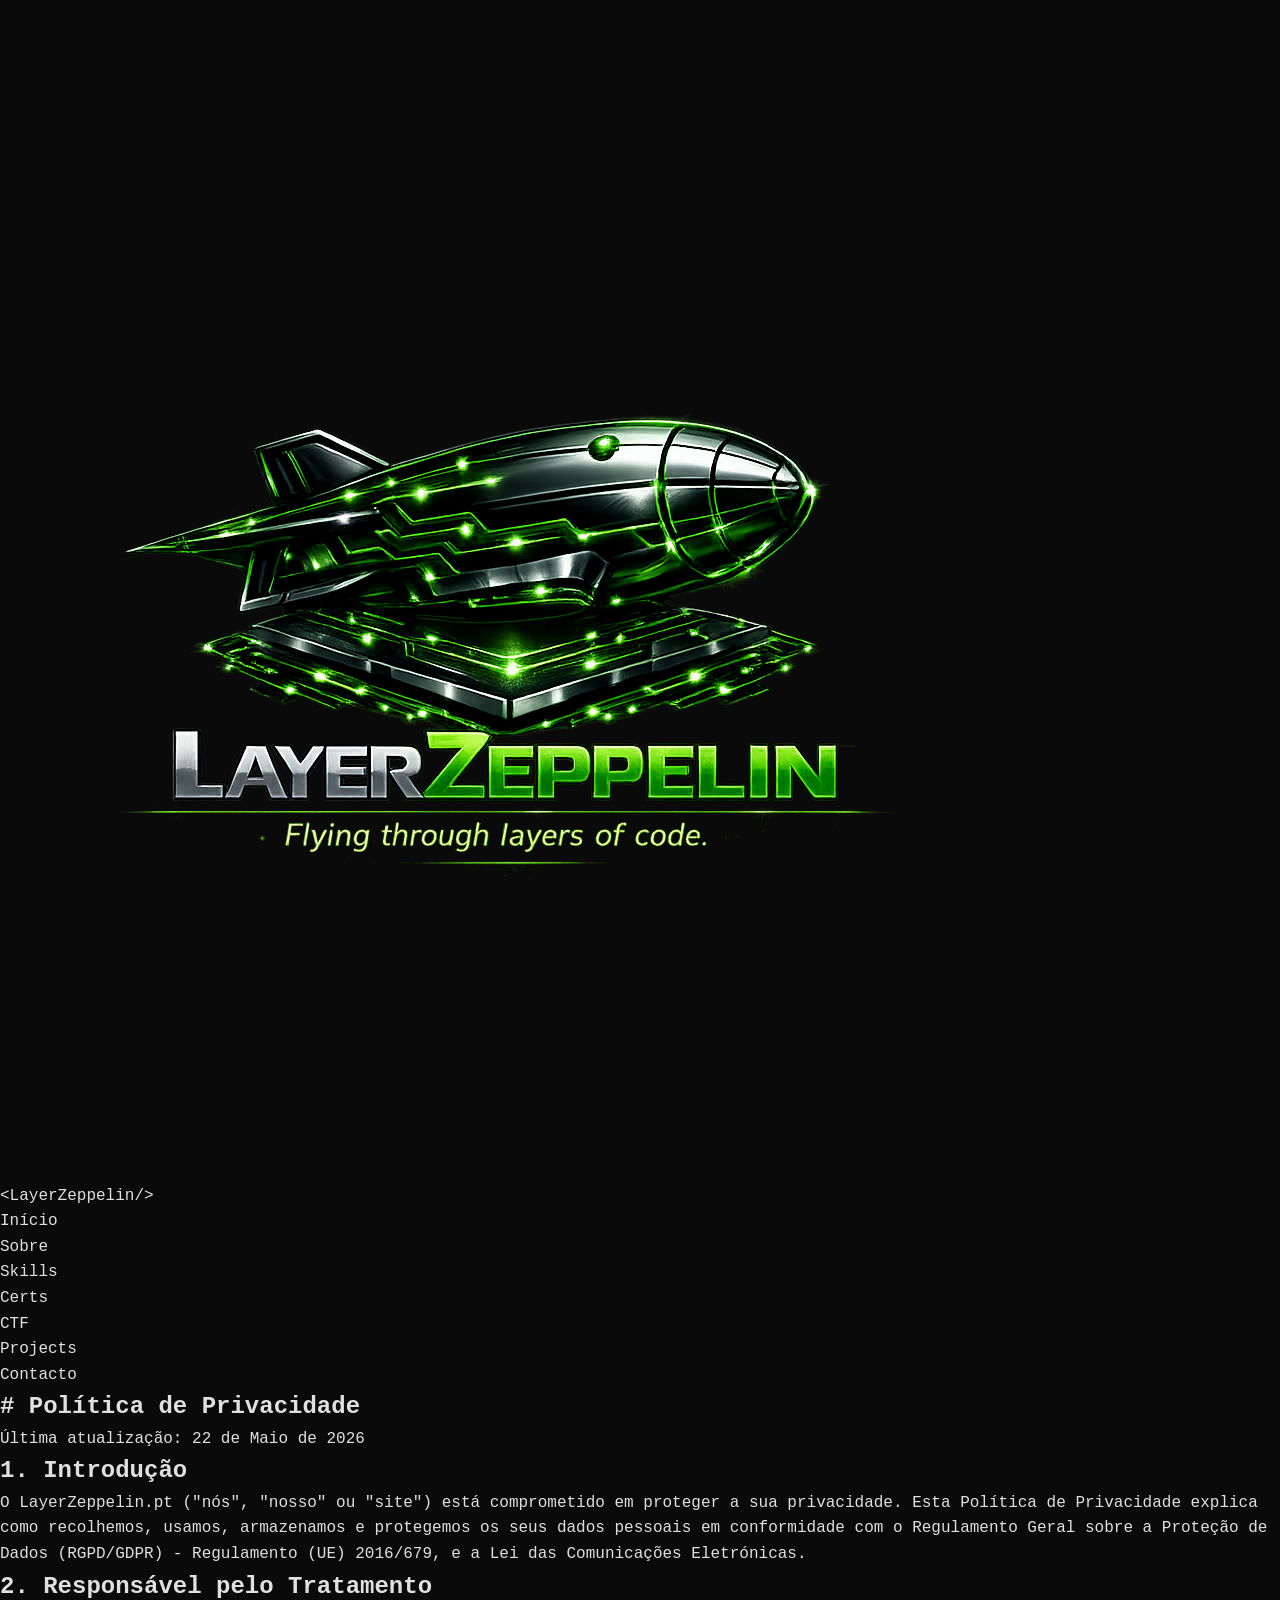
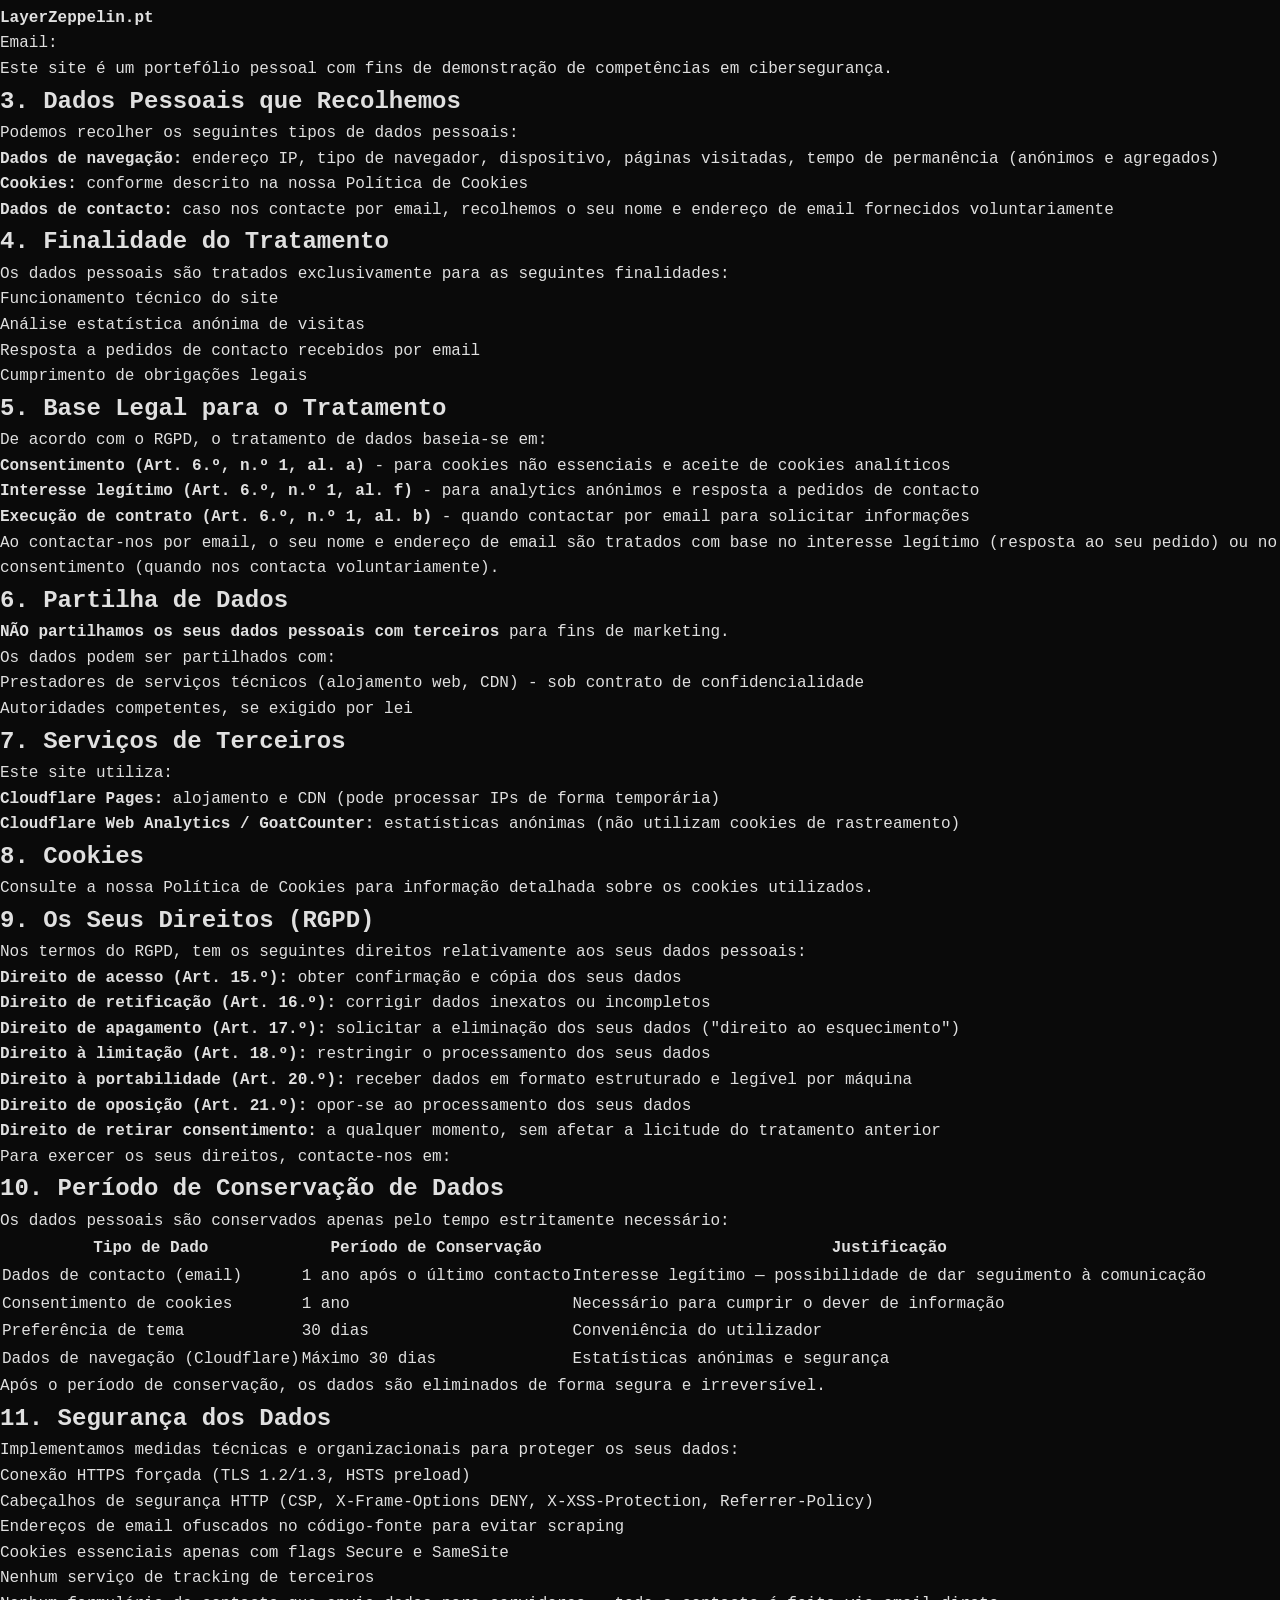
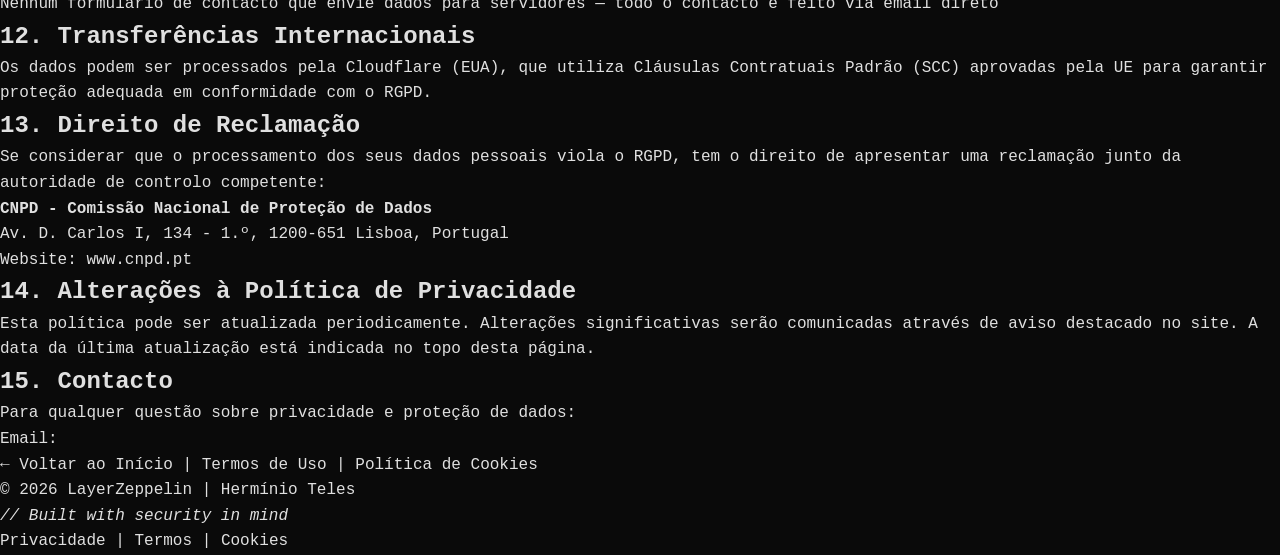
<file: privacidade.html>
<!DOCTYPE html>
<html lang="pt-PT">
<head>
  <meta charset="UTF-8">
  <meta name="viewport" content="width=device-width, initial-scale=1.0">
  <meta http-equiv="X-UA-Compatible" content="IE=edge">
  <meta name="description" content="Política de Privacidade - LayerZeppelin.pt. Como recolhemos, usamos e protegemos os seus dados pessoais em conformidade com o RGPD.">
  <meta name="robots" content="index, follow">
  <meta name="author" content="LayerZeppelin - Hermínio Teles">
  <link rel="stylesheet" href="style.css">
  <link rel="icon" type="image/png" href="favicon.png">
  <link rel="icon" type="image/svg+xml" href="favicon.svg">
  <link rel="apple-touch-icon" href="favicon.png">
  <link rel="manifest" href="manifest.json">
  <meta name="theme-color" content="#00ff00">
  <link rel="canonical" href="https://layerzeppelin.pt/privacidade.html">
  <title>Política de Privacidade | LayerZeppelin.pt</title>
  <meta http-equiv="Content-Security-Policy" content="upgrade-insecure-requests">
</head>
<body>
  <canvas id="matrix-bg" aria-hidden="true"></canvas>
  <div class="scanline" aria-hidden="true"></div>
  
  <nav class="navbar" role="navigation" aria-label="Menu principal">
    <div class="nav-brand">
      <a href="index.html" aria-label="LayerZeppelin - Início">
        <img src="images/logo.png" alt="LayerZeppelin Logo" class="nav-logo" loading="lazy">
        <span>&lt;LayerZeppelin/&gt;</span>
      </a>
    </div>
    <button class="nav-toggle" aria-label="Abrir menu" aria-expanded="false" aria-controls="nav-links-menu">
      <span class="hamburger"></span>
      <span class="hamburger"></span>
      <span class="hamburger"></span>
    </button>
    <ul class="nav-links" id="nav-links-menu" role="menubar">
      <li role="none"><a href="index.html" role="menuitem">Início</a></li>
      <li role="none"><a href="index.html#about" role="menuitem">Sobre</a></li>
      <li role="none"><a href="index.html#skills" role="menuitem">Skills</a></li>
      <li role="none"><a href="index.html#certifications" role="menuitem">Certs</a></li>
      <li role="none"><a href="index.html#ctf" role="menuitem">CTF</a></li>
      <li role="none"><a href="index.html#projects" role="menuitem">Projects</a></li>
      <li role="none"><a href="index.html#contact" role="menuitem">Contacto</a></li>
    </ul>
  </nav>

  <main class="legal-page">
    <section class="section">
      <h1 class="section-title"><span class="hash">#</span> Política de Privacidade</h1>
      <p class="legal-date">Última atualização: 22 de Maio de 2026</p>
      
      <div class="legal-content">
        <h2>1. Introdução</h2>
        <p>O LayerZeppelin.pt ("nós", "nosso" ou "site") está comprometido em proteger a sua privacidade. Esta Política de Privacidade explica como recolhemos, usamos, armazenamos e protegemos os seus dados pessoais em conformidade com o Regulamento Geral sobre a Proteção de Dados (RGPD/GDPR) - Regulamento (UE) 2016/679, e a Lei das Comunicações Eletrónicas.</p>
        
        <h2>2. Responsável pelo Tratamento</h2>
        <p><strong>LayerZeppelin.pt</strong></p>
        <p>Email: <span class="obfuscated-email" data-user="contact" data-domain="layerzeppelin.pt"></span></p>
        <p>Este site é um portefólio pessoal com fins de demonstração de competências em cibersegurança.</p>
        
        <h2>3. Dados Pessoais que Recolhemos</h2>
        <p>Podemos recolher os seguintes tipos de dados pessoais:</p>
        <ul>
          <li><strong>Dados de navegação:</strong> endereço IP, tipo de navegador, dispositivo, páginas visitadas, tempo de permanência (anónimos e agregados)</li>
          <li><strong>Cookies:</strong> conforme descrito na nossa <a href="cookies.html">Política de Cookies</a></li>
          <li><strong>Dados de contacto:</strong> caso nos contacte por email, recolhemos o seu nome e endereço de email fornecidos voluntariamente</li>
        </ul>
        
        <h2>4. Finalidade do Tratamento</h2>
        <p>Os dados pessoais são tratados exclusivamente para as seguintes finalidades:</p>
        <ul>
          <li>Funcionamento técnico do site</li>
          <li>Análise estatística anónima de visitas</li>
          <li>Resposta a pedidos de contacto recebidos por email</li>
          <li>Cumprimento de obrigações legais</li>
        </ul>
        
        <h2>5. Base Legal para o Tratamento</h2>
        <p>De acordo com o RGPD, o tratamento de dados baseia-se em:</p>
        <ul>
          <li><strong>Consentimento (Art. 6.º, n.º 1, al. a)</strong> - para cookies não essenciais e aceite de cookies analíticos</li>
          <li><strong>Interesse legítimo (Art. 6.º, n.º 1, al. f)</strong> - para analytics anónimos e resposta a pedidos de contacto</li>
          <li><strong>Execução de contrato (Art. 6.º, n.º 1, al. b)</strong> - quando contactar por email para solicitar informações</li>
        </ul>
        <p>Ao contactar-nos por email, o seu nome e endereço de email são tratados com base no interesse legítimo (resposta ao seu pedido) ou no consentimento (quando nos contacta voluntariamente).</p>

        <h2>6. Partilha de Dados</h2>
        <p><strong>NÃO partilhamos os seus dados pessoais com terceiros</strong> para fins de marketing.</p>
        <p>Os dados podem ser partilhados com:</p>
        <ul>
          <li>Prestadores de serviços técnicos (alojamento web, CDN) - sob contrato de confidencialidade</li>
          <li>Autoridades competentes, se exigido por lei</li>
        </ul>
        
        <h2>7. Serviços de Terceiros</h2>
        <p>Este site utiliza:</p>
        <ul>
          <li><strong>Cloudflare Pages:</strong> alojamento e CDN (pode processar IPs de forma temporária)</li>
          <li><strong>Cloudflare Web Analytics / GoatCounter:</strong> estatísticas anónimas (não utilizam cookies de rastreamento)</li>
        </ul>
        
        <h2>8. Cookies</h2>
        <p>Consulte a nossa <a href="cookies.html">Política de Cookies</a> para informação detalhada sobre os cookies utilizados.</p>
        
        <h2>9. Os Seus Direitos (RGPD)</h2>
        <p>Nos termos do RGPD, tem os seguintes direitos relativamente aos seus dados pessoais:</p>
        <ul>
          <li><strong>Direito de acesso (Art. 15.º):</strong> obter confirmação e cópia dos seus dados</li>
          <li><strong>Direito de retificação (Art. 16.º):</strong> corrigir dados inexatos ou incompletos</li>
          <li><strong>Direito de apagamento (Art. 17.º):</strong> solicitar a eliminação dos seus dados ("direito ao esquecimento")</li>
          <li><strong>Direito à limitação (Art. 18.º):</strong> restringir o processamento dos seus dados</li>
          <li><strong>Direito à portabilidade (Art. 20.º):</strong> receber dados em formato estruturado e legível por máquina</li>
          <li><strong>Direito de oposição (Art. 21.º):</strong> opor-se ao processamento dos seus dados</li>
          <li><strong>Direito de retirar consentimento:</strong> a qualquer momento, sem afetar a licitude do tratamento anterior</li>
        </ul>
        <p>Para exercer os seus direitos, contacte-nos em: <span class="obfuscated-email" data-user="contact" data-domain="layerzeppelin.pt"></span></p>
        
        <h2>10. Período de Conservação de Dados</h2>
        <p>Os dados pessoais são conservados apenas pelo tempo estritamente necessário:</p>
        <table>
          <thead>
            <tr>
              <th>Tipo de Dado</th>
              <th>Período de Conservação</th>
              <th>Justificação</th>
            </tr>
          </thead>
          <tbody>
            <tr>
              <td>Dados de contacto (email)</td>
              <td>1 ano após o último contacto</td>
              <td>Interesse legítimo — possibilidade de dar seguimento à comunicação</td>
            </tr>
            <tr>
              <td>Consentimento de cookies</td>
              <td>1 ano</td>
              <td>Necessário para cumprir o dever de informação</td>
            </tr>
            <tr>
              <td>Preferência de tema</td>
              <td>30 dias</td>
              <td>Conveniência do utilizador</td>
            </tr>
            <tr>
              <td>Dados de navegação (Cloudflare)</td>
              <td>Máximo 30 dias</td>
              <td>Estatísticas anónimas e segurança</td>
            </tr>
          </tbody>
        </table>
        <p>Após o período de conservação, os dados são eliminados de forma segura e irreversível.</p>
        
        <h2>11. Segurança dos Dados</h2>
        <p>Implementamos medidas técnicas e organizacionais para proteger os seus dados:</p>
        <ul>
          <li>Conexão HTTPS forçada (TLS 1.2/1.3, HSTS preload)</li>
          <li>Cabeçalhos de segurança HTTP (CSP, X-Frame-Options DENY, X-XSS-Protection, Referrer-Policy)</li>
          <li>Endereços de email ofuscados no código-fonte para evitar scraping</li>
          <li>Cookies essenciais apenas com flags Secure e SameSite</li>
          <li>Nenhum serviço de tracking de terceiros</li>
          <li>Nenhum formulário de contacto que envie dados para servidores — todo o contacto é feito via email direto</li>
        </ul>
        
        <h2>12. Transferências Internacionais</h2>
        <p>Os dados podem ser processados pela Cloudflare (EUA), que utiliza Cláusulas Contratuais Padrão (SCC) aprovadas pela UE para garantir proteção adequada em conformidade com o RGPD.</p>
        
        <h2>13. Direito de Reclamação</h2>
        <p>Se considerar que o processamento dos seus dados pessoais viola o RGPD, tem o direito de apresentar uma reclamação junto da autoridade de controlo competente:</p>
        <p><strong>CNPD - Comissão Nacional de Proteção de Dados</strong></p>
        <p>Av. D. Carlos I, 134 - 1.º, 1200-651 Lisboa, Portugal</p>
        <p>Website: <a href="https://www.cnpd.pt" target="_blank" rel="noopener noreferrer">www.cnpd.pt</a></p>
        
        <h2>14. Alterações à Política de Privacidade</h2>
        <p>Esta política pode ser atualizada periodicamente. Alterações significativas serão comunicadas através de aviso destacado no site. A data da última atualização está indicada no topo desta página.</p>
        
        <h2>15. Contacto</h2>
        <p>Para qualquer questão sobre privacidade e proteção de dados:</p>
        <p>Email: <span class="obfuscated-email" data-user="contact" data-domain="layerzeppelin.pt"></span></p>
        
        <div class="legal-footer">
          <a href="index.html">← Voltar ao Início</a>
          <span>|</span>
          <a href="termos.html">Termos de Uso</a>
          <span>|</span>
          <a href="cookies.html">Política de Cookies</a>
        </div>
      </div>
    </section>
  </main>

  <footer class="footer">
    <div class="footer-content">
      <p>&copy; 2026 LayerZeppelin | Hermínio Teles</p>
      <p class="footer-note">// Built with security in mind</p>
    </div>
    <div class="footer-legal">
      <a href="privacidade.html">Privacidade</a>
      <span aria-hidden="true">|</span>
      <a href="termos.html">Termos</a>
      <span aria-hidden="true">|</span>
      <a href="cookies.html">Cookies</a>
    </div>
  </footer>
  
  <script src="script.js"></script>
</body>
</html>
</file>
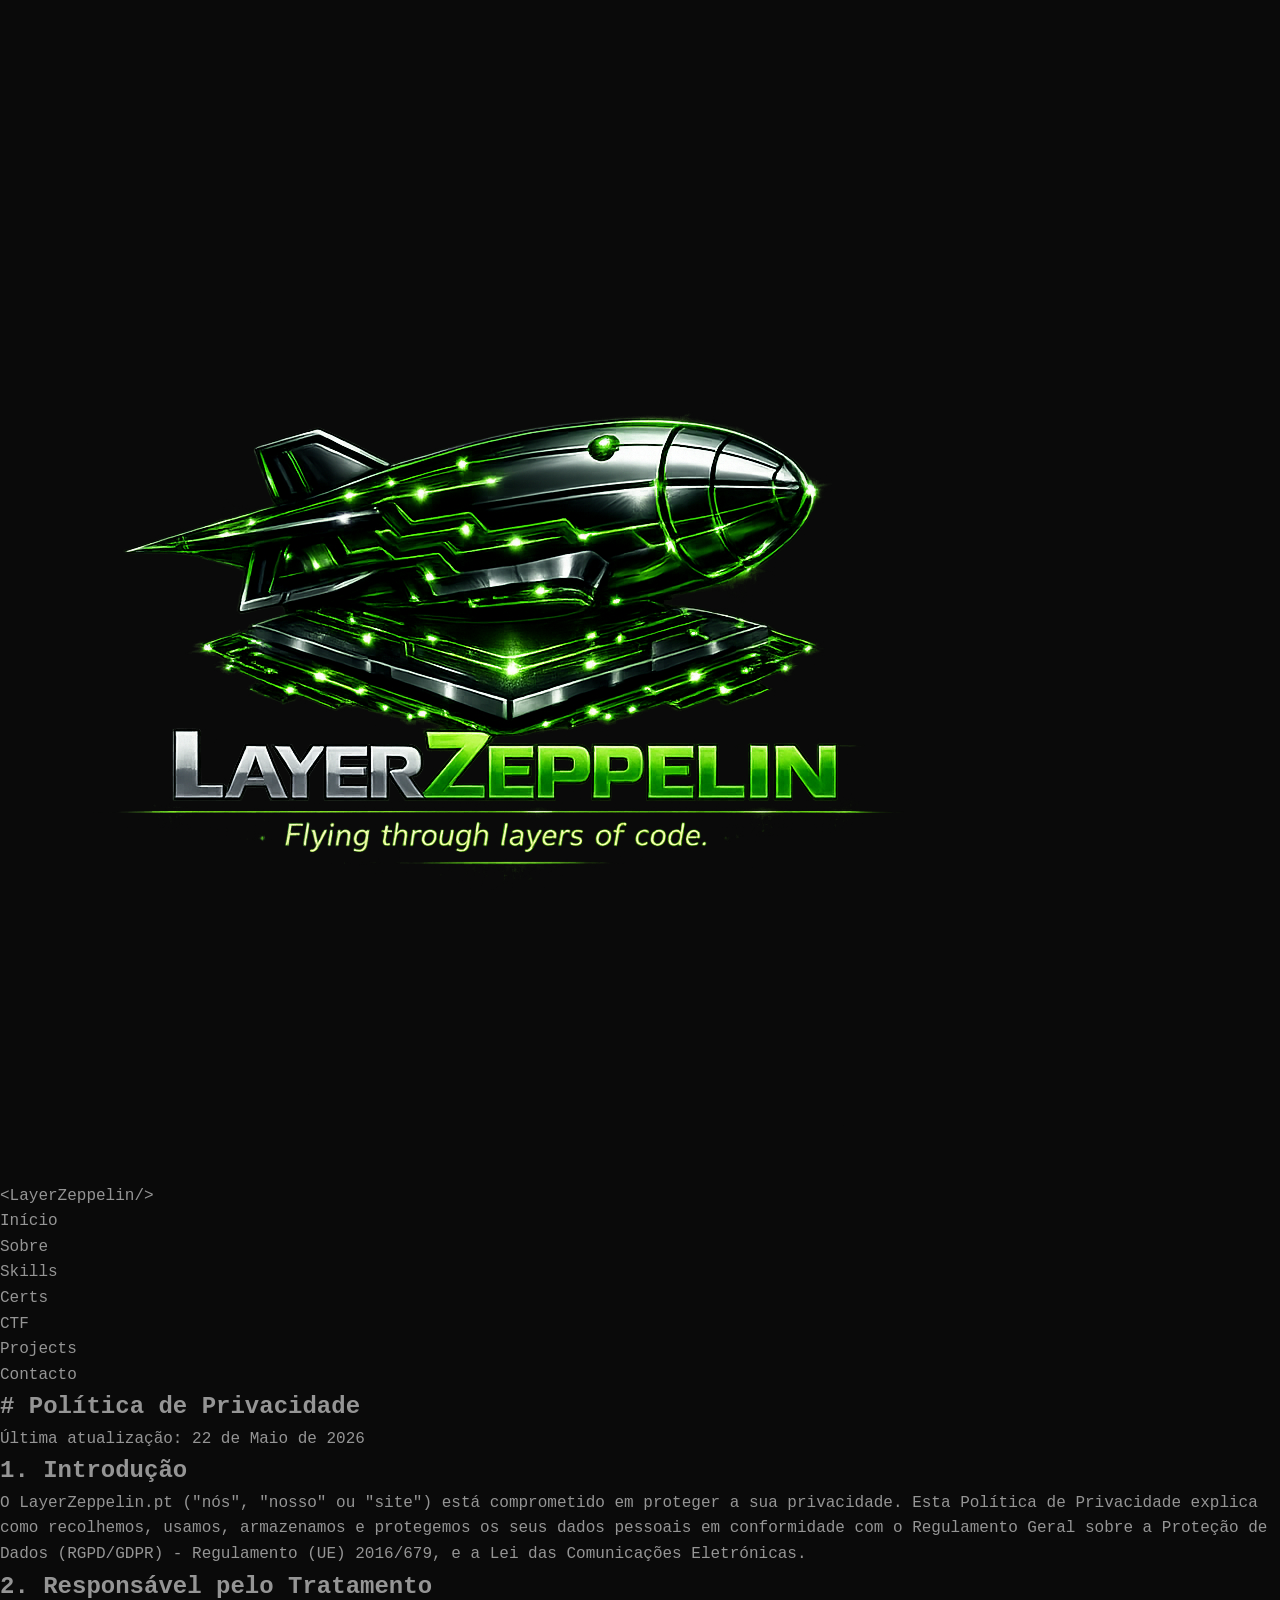
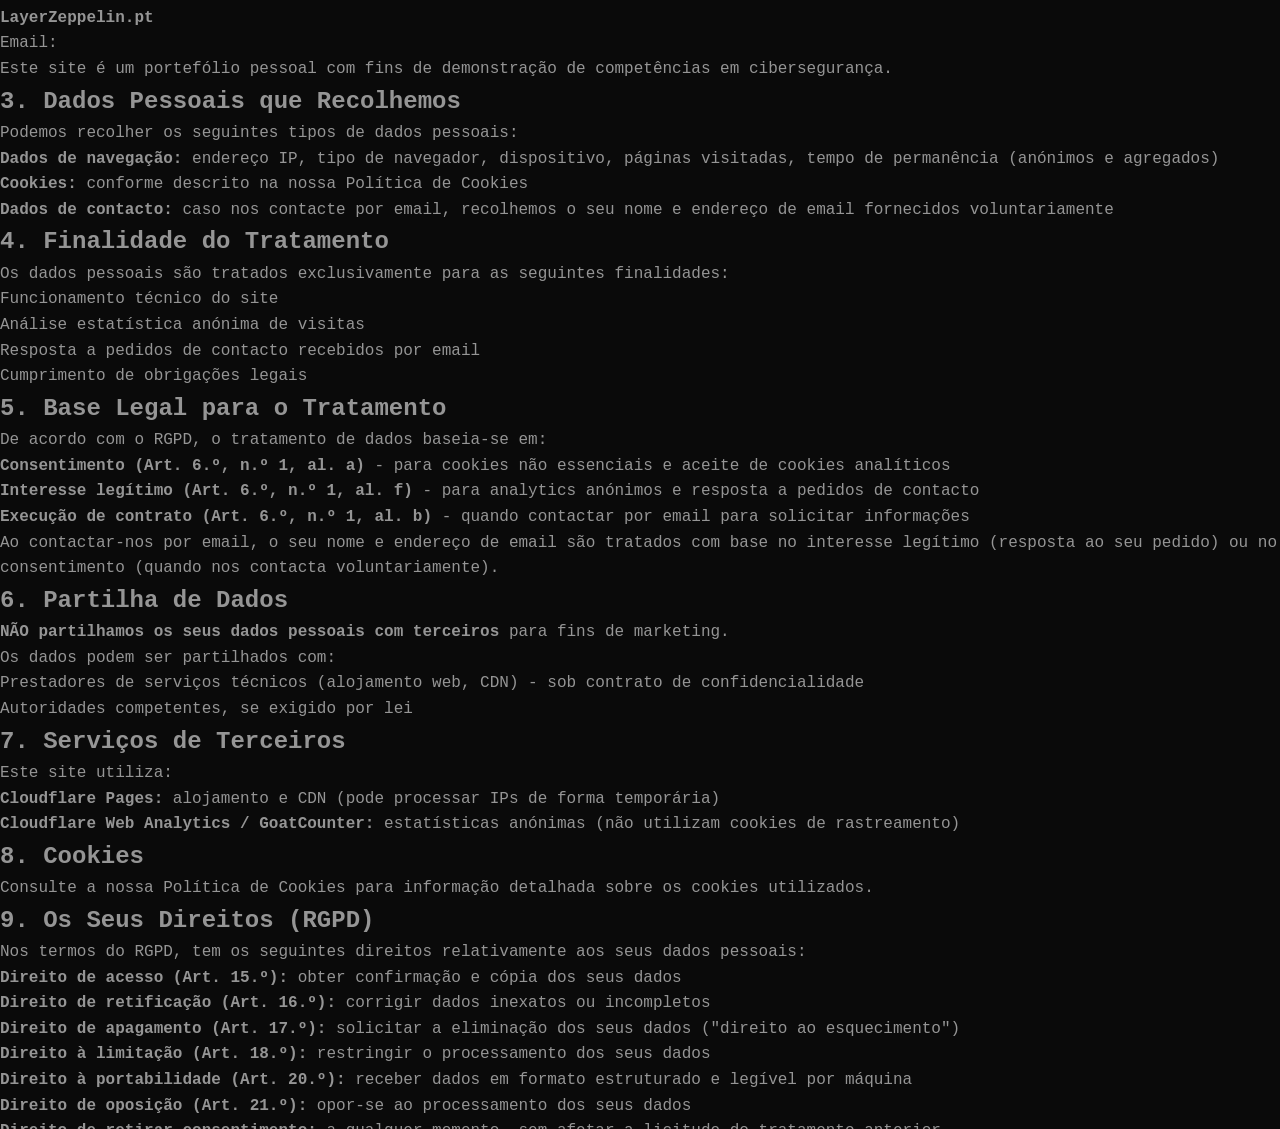
<file: privacy.html>
<!DOCTYPE html>
<html lang="pt-PT">
<head>
  <meta charset="UTF-8">
  <meta http-equiv="refresh" content="0; url=privacidade.html">
  <link rel="canonical" href="https://layerzeppelin.pt/privacidade.html">
  <title>Redirecionamento - LayerZeppelin.pt</title>
</head>
<body>
  <p>A redirecionar para <a href="privacidade.html">Política de Privacidade</a>...</p>
</body>
</html>
</file>
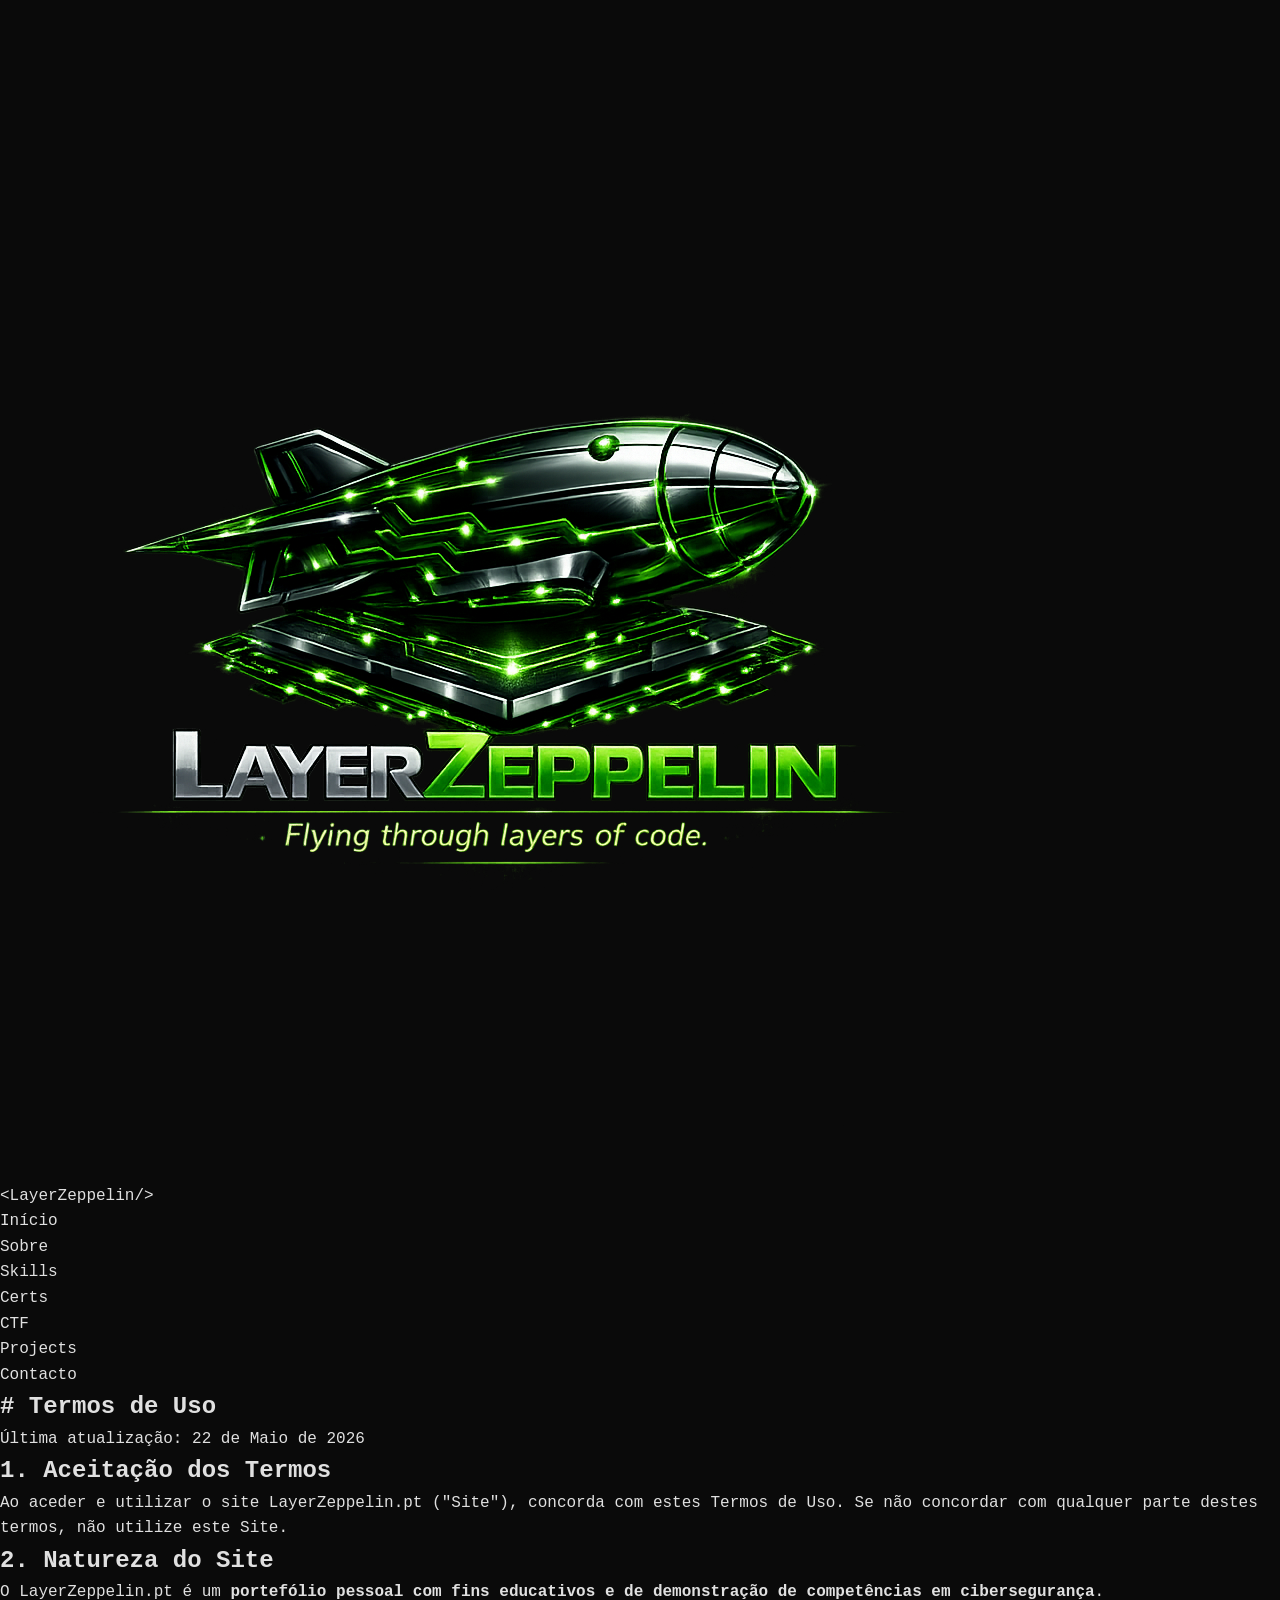
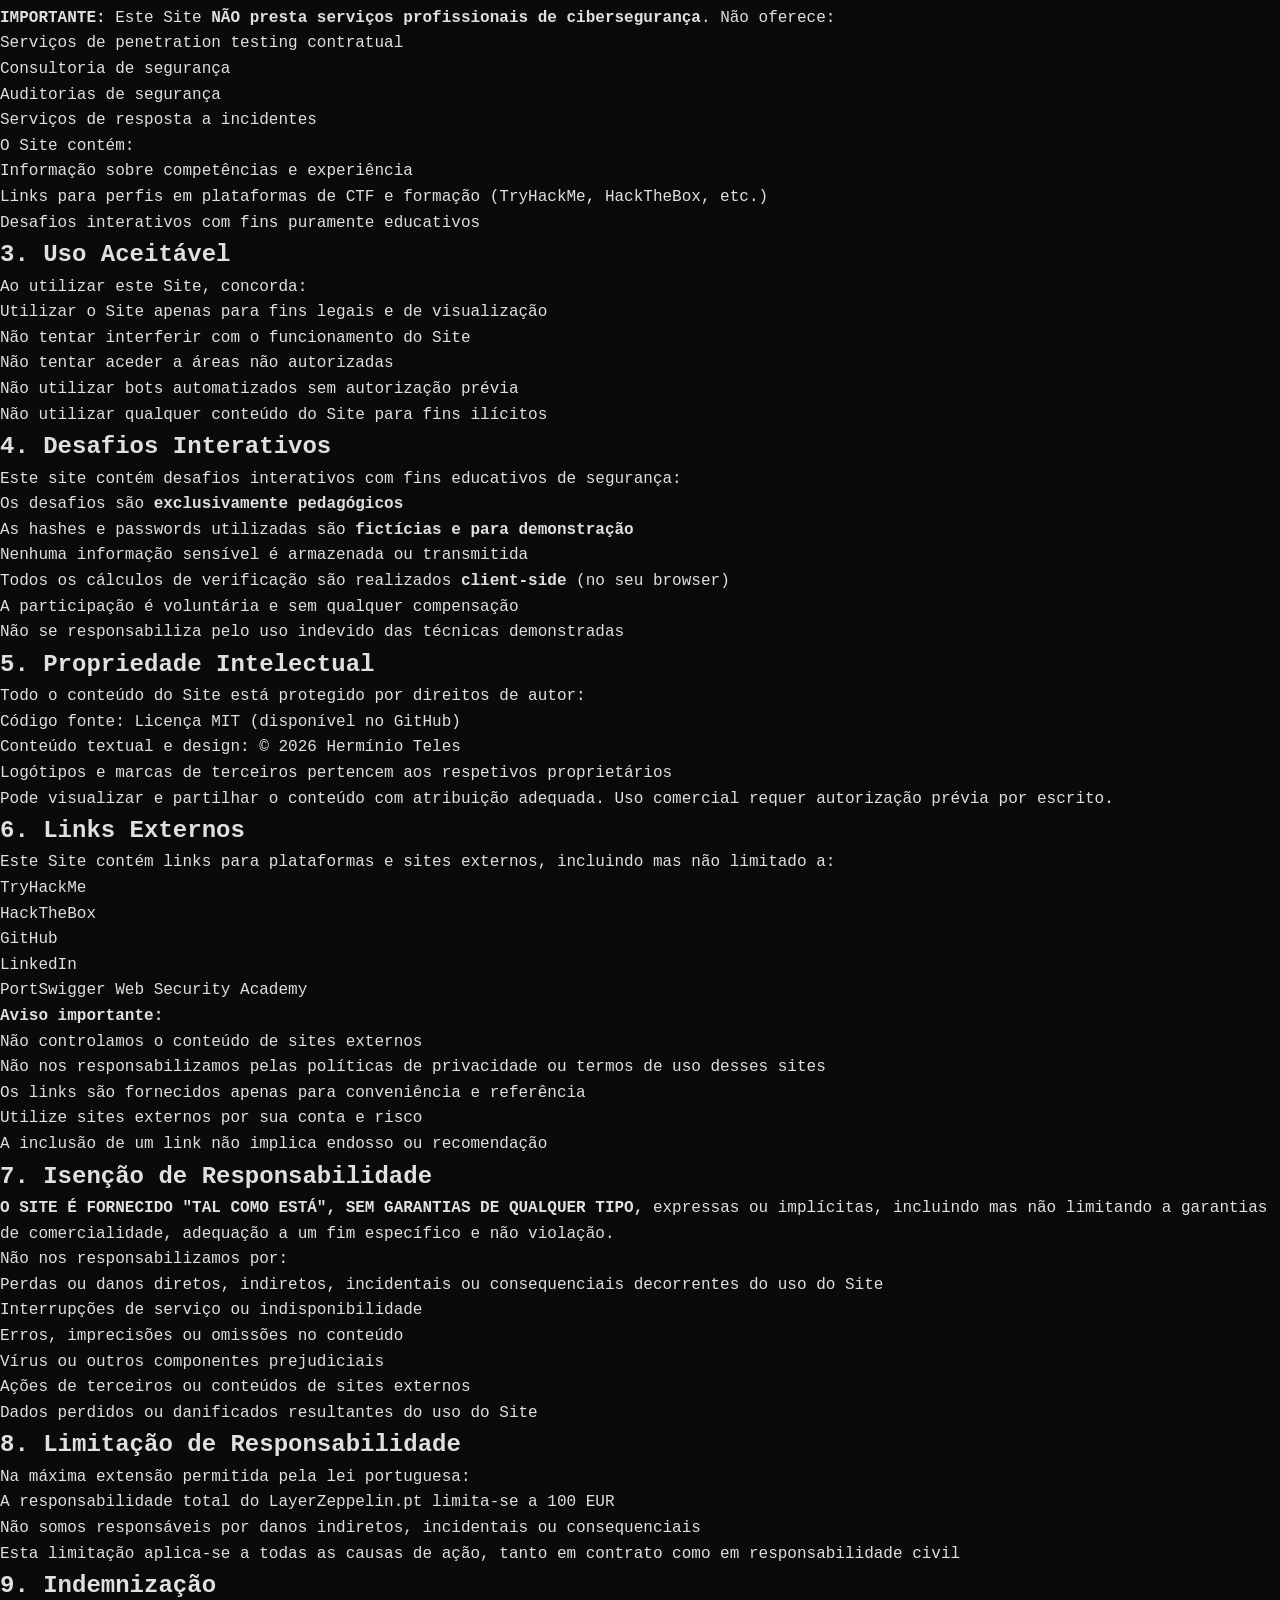
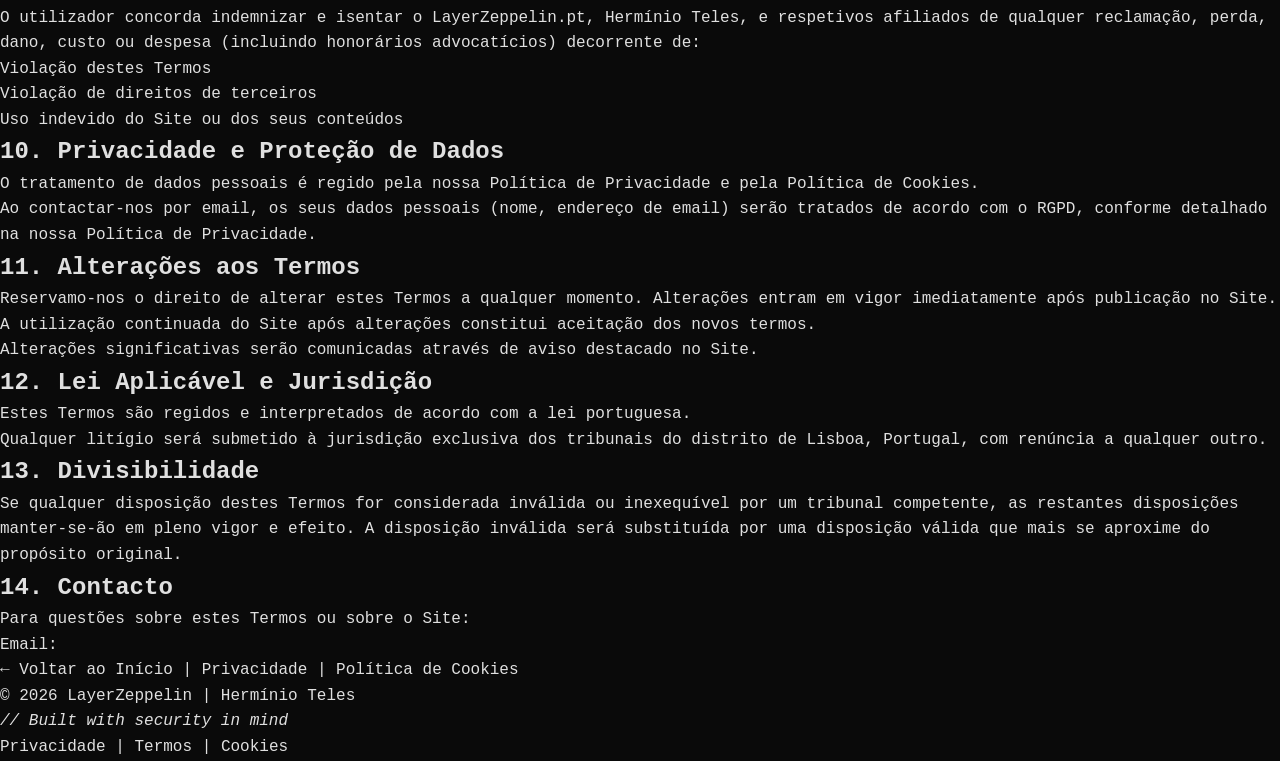
<file: termos.html>
<!DOCTYPE html>
<html lang="pt-PT">
<head>
  <meta charset="UTF-8">
  <meta name="viewport" content="width=device-width, initial-scale=1.0">
  <meta http-equiv="X-UA-Compatible" content="IE=edge">
  <meta name="description" content="Termos de Uso - LayerZeppelin.pt. Condições de utilização do site de portefólio de cibersegurança.">
  <meta name="robots" content="index, follow">
  <meta name="author" content="LayerZeppelin - Hermínio Teles">
  <link rel="stylesheet" href="style.css">
  <link rel="icon" type="image/png" href="favicon.png">
  <link rel="icon" type="image/svg+xml" href="favicon.svg">
  <link rel="apple-touch-icon" href="favicon.png">
  <link rel="manifest" href="manifest.json">
  <meta name="theme-color" content="#00ff00">
  <link rel="canonical" href="https://layerzeppelin.pt/termos.html">
  <title>Termos de Uso | LayerZeppelin.pt</title>
  <meta http-equiv="Content-Security-Policy" content="upgrade-insecure-requests">
</head>
<body>
  <canvas id="matrix-bg" aria-hidden="true"></canvas>
  <div class="scanline" aria-hidden="true"></div>
  
  <nav class="navbar" role="navigation" aria-label="Menu principal">
    <div class="nav-brand">
      <a href="index.html" aria-label="LayerZeppelin - Início">
        <img src="images/logo.png" alt="LayerZeppelin Logo" class="nav-logo" loading="lazy">
        <span>&lt;LayerZeppelin/&gt;</span>
      </a>
    </div>
    <button class="nav-toggle" aria-label="Abrir menu" aria-expanded="false" aria-controls="nav-links-menu">
      <span class="hamburger"></span>
      <span class="hamburger"></span>
      <span class="hamburger"></span>
    </button>
    <ul class="nav-links" id="nav-links-menu" role="menubar">
      <li role="none"><a href="index.html" role="menuitem">Início</a></li>
      <li role="none"><a href="index.html#about" role="menuitem">Sobre</a></li>
      <li role="none"><a href="index.html#skills" role="menuitem">Skills</a></li>
      <li role="none"><a href="index.html#certifications" role="menuitem">Certs</a></li>
      <li role="none"><a href="index.html#ctf" role="menuitem">CTF</a></li>
      <li role="none"><a href="index.html#projects" role="menuitem">Projects</a></li>
      <li role="none"><a href="index.html#contact" role="menuitem">Contacto</a></li>
    </ul>
  </nav>

  <main class="legal-page">
    <section class="section">
      <h1 class="section-title"><span class="hash">#</span> Termos de Uso</h1>
      <p class="legal-date">Última atualização: 22 de Maio de 2026</p>
      
      <div class="legal-content">
        <h2>1. Aceitação dos Termos</h2>
        <p>Ao aceder e utilizar o site LayerZeppelin.pt ("Site"), concorda com estes Termos de Uso. Se não concordar com qualquer parte destes termos, não utilize este Site.</p>
        
        <h2>2. Natureza do Site</h2>
        <p>O LayerZeppelin.pt é um <strong>portefólio pessoal com fins educativos e de demonstração de competências em cibersegurança</strong>.</p>
        <p><strong>IMPORTANTE:</strong> Este Site <strong>NÃO presta serviços profissionais de cibersegurança</strong>. Não oferece:</p>
        <ul>
          <li>Serviços de penetration testing contratual</li>
          <li>Consultoria de segurança</li>
          <li>Auditorias de segurança</li>
          <li>Serviços de resposta a incidentes</li>
        </ul>
        <p>O Site contém:</p>
        <ul>
          <li>Informação sobre competências e experiência</li>
          <li>Links para perfis em plataformas de CTF e formação (TryHackMe, HackTheBox, etc.)</li>
          <li>Desafios interativos com fins puramente educativos</li>
        </ul>
        
        <h2>3. Uso Aceitável</h2>
        <p>Ao utilizar este Site, concorda:</p>
        <ul>
          <li>Utilizar o Site apenas para fins legais e de visualização</li>
          <li>Não tentar interferir com o funcionamento do Site</li>
          <li>Não tentar aceder a áreas não autorizadas</li>
          <li>Não utilizar bots automatizados sem autorização prévia</li>
          <li>Não utilizar qualquer conteúdo do Site para fins ilícitos</li>
        </ul>
        
        <h2>4. Desafios Interativos</h2>
        <p>Este site contém desafios interativos com fins educativos de segurança:</p>
        <ul>
          <li>Os desafios são <strong>exclusivamente pedagógicos</strong></li>
          <li>As hashes e passwords utilizadas são <strong>fictícias e para demonstração</strong></li>
          <li>Nenhuma informação sensível é armazenada ou transmitida</li>
          <li>Todos os cálculos de verificação são realizados <strong>client-side</strong> (no seu browser)</li>
          <li>A participação é voluntária e sem qualquer compensação</li>
          <li>Não se responsabiliza pelo uso indevido das técnicas demonstradas</li>
        </ul>
        
        <h2>5. Propriedade Intelectual</h2>
        <p>Todo o conteúdo do Site está protegido por direitos de autor:</p>
        <ul>
          <li>Código fonte: Licença MIT (disponível no <a href="https://github.com/HSMTFPS/LayerZeppelin" target="_blank" rel="noopener noreferrer">GitHub</a>)</li>
          <li>Conteúdo textual e design: &copy; 2026 Hermínio Teles</li>
          <li>Logótipos e marcas de terceiros pertencem aos respetivos proprietários</li>
        </ul>
        <p>Pode visualizar e partilhar o conteúdo com atribuição adequada. Uso comercial requer autorização prévia por escrito.</p>
        
        <h2>6. Links Externos</h2>
        <p>Este Site contém links para plataformas e sites externos, incluindo mas não limitado a:</p>
        <ul>
          <li>TryHackMe</li>
          <li>HackTheBox</li>
          <li>GitHub</li>
          <li>LinkedIn</li>
          <li>PortSwigger Web Security Academy</li>
        </ul>
        <p><strong>Aviso importante:</strong></p>
        <ul>
          <li>Não controlamos o conteúdo de sites externos</li>
          <li>Não nos responsabilizamos pelas políticas de privacidade ou termos de uso desses sites</li>
          <li>Os links são fornecidos apenas para conveniência e referência</li>
          <li>Utilize sites externos por sua conta e risco</li>
          <li>A inclusão de um link não implica endosso ou recomendação</li>
        </ul>
        
        <h2>7. Isenção de Responsabilidade</h2>
        <p><strong>O SITE É FORNECIDO "TAL COMO ESTÁ", SEM GARANTIAS DE QUALQUER TIPO,</strong> expressas ou implícitas, incluindo mas não limitando a garantias de comercialidade, adequação a um fim específico e não violação.</p>
        <p>Não nos responsabilizamos por:</p>
        <ul>
          <li>Perdas ou danos diretos, indiretos, incidentais ou consequenciais decorrentes do uso do Site</li>
          <li>Interrupções de serviço ou indisponibilidade</li>
          <li>Erros, imprecisões ou omissões no conteúdo</li>
          <li>Vírus ou outros componentes prejudiciais</li>
          <li>Ações de terceiros ou conteúdos de sites externos</li>
          <li>Dados perdidos ou danificados resultantes do uso do Site</li>
        </ul>
        
        <h2>8. Limitação de Responsabilidade</h2>
        <p>Na máxima extensão permitida pela lei portuguesa:</p>
        <ul>
          <li>A responsabilidade total do LayerZeppelin.pt limita-se a 100 EUR</li>
          <li>Não somos responsáveis por danos indiretos, incidentais ou consequenciais</li>
          <li>Esta limitação aplica-se a todas as causas de ação, tanto em contrato como em responsabilidade civil</li>
        </ul>
        
        <h2>9. Indemnização</h2>
        <p>O utilizador concorda indemnizar e isentar o LayerZeppelin.pt, Hermínio Teles, e respetivos afiliados de qualquer reclamação, perda, dano, custo ou despesa (incluindo honorários advocatícios) decorrente de:</p>
        <ul>
          <li>Violação destes Termos</li>
          <li>Violação de direitos de terceiros</li>
          <li>Uso indevido do Site ou dos seus conteúdos</li>
        </ul>
        
        <h2>10. Privacidade e Proteção de Dados</h2>
        <p>O tratamento de dados pessoais é regido pela nossa <a href="privacidade.html">Política de Privacidade</a> e pela <a href="cookies.html">Política de Cookies</a>.</p>
        <p>Ao contactar-nos por email, os seus dados pessoais (nome, endereço de email) serão tratados de acordo com o RGPD, conforme detalhado na nossa Política de Privacidade.</p>
        
        <h2>11. Alterações aos Termos</h2>
        <p>Reservamo-nos o direito de alterar estes Termos a qualquer momento. Alterações entram em vigor imediatamente após publicação no Site. A utilização continuada do Site após alterações constitui aceitação dos novos termos.</p>
        <p>Alterações significativas serão comunicadas através de aviso destacado no Site.</p>
        
        <h2>12. Lei Aplicável e Jurisdição</h2>
        <p>Estes Termos são regidos e interpretados de acordo com a lei portuguesa.</p>
        <p>Qualquer litígio será submetido à jurisdição exclusiva dos tribunais do distrito de Lisboa, Portugal, com renúncia a qualquer outro.</p>
        
        <h2>13. Divisibilidade</h2>
        <p>Se qualquer disposição destes Termos for considerada inválida ou inexequível por um tribunal competente, as restantes disposições manter-se-ão em pleno vigor e efeito. A disposição inválida será substituída por uma disposição válida que mais se aproxime do propósito original.</p>
        
        <h2>14. Contacto</h2>
        <p>Para questões sobre estes Termos ou sobre o Site:</p>
        <p>Email: <span class="obfuscated-email" data-user="contact" data-domain="layerzeppelin.pt"></span></p>
        
        <div class="legal-footer">
          <a href="index.html">← Voltar ao Início</a>
          <span>|</span>
          <a href="privacidade.html">Privacidade</a>
          <span>|</span>
          <a href="cookies.html">Política de Cookies</a>
        </div>
      </div>
    </section>
  </main>

  <footer class="footer">
    <div class="footer-content">
      <p>&copy; 2026 LayerZeppelin | Hermínio Teles</p>
      <p class="footer-note">// Built with security in mind</p>
    </div>
    <div class="footer-legal">
      <a href="privacidade.html">Privacidade</a>
      <span aria-hidden="true">|</span>
      <a href="termos.html">Termos</a>
      <span aria-hidden="true">|</span>
      <a href="cookies.html">Cookies</a>
    </div>
  </footer>
  
  <script src="script.js"></script>
</body>
</html>
</file>
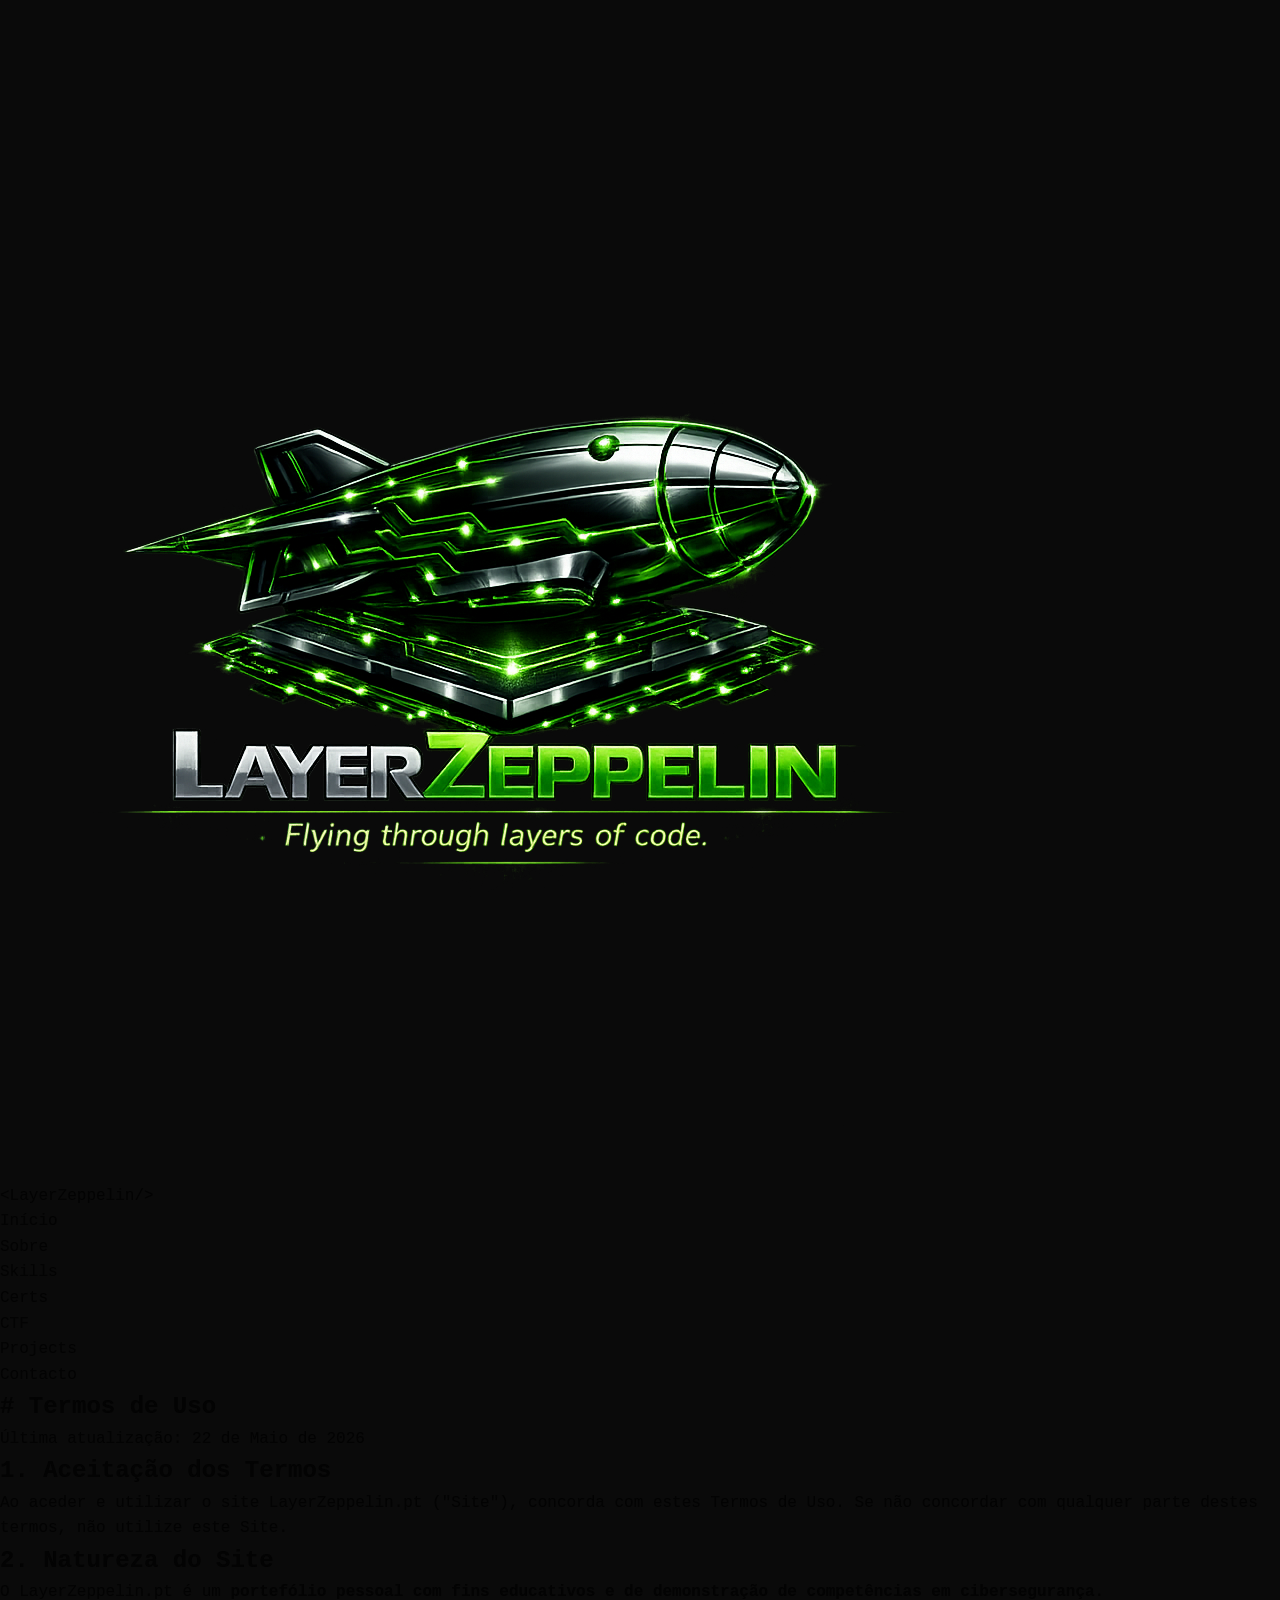
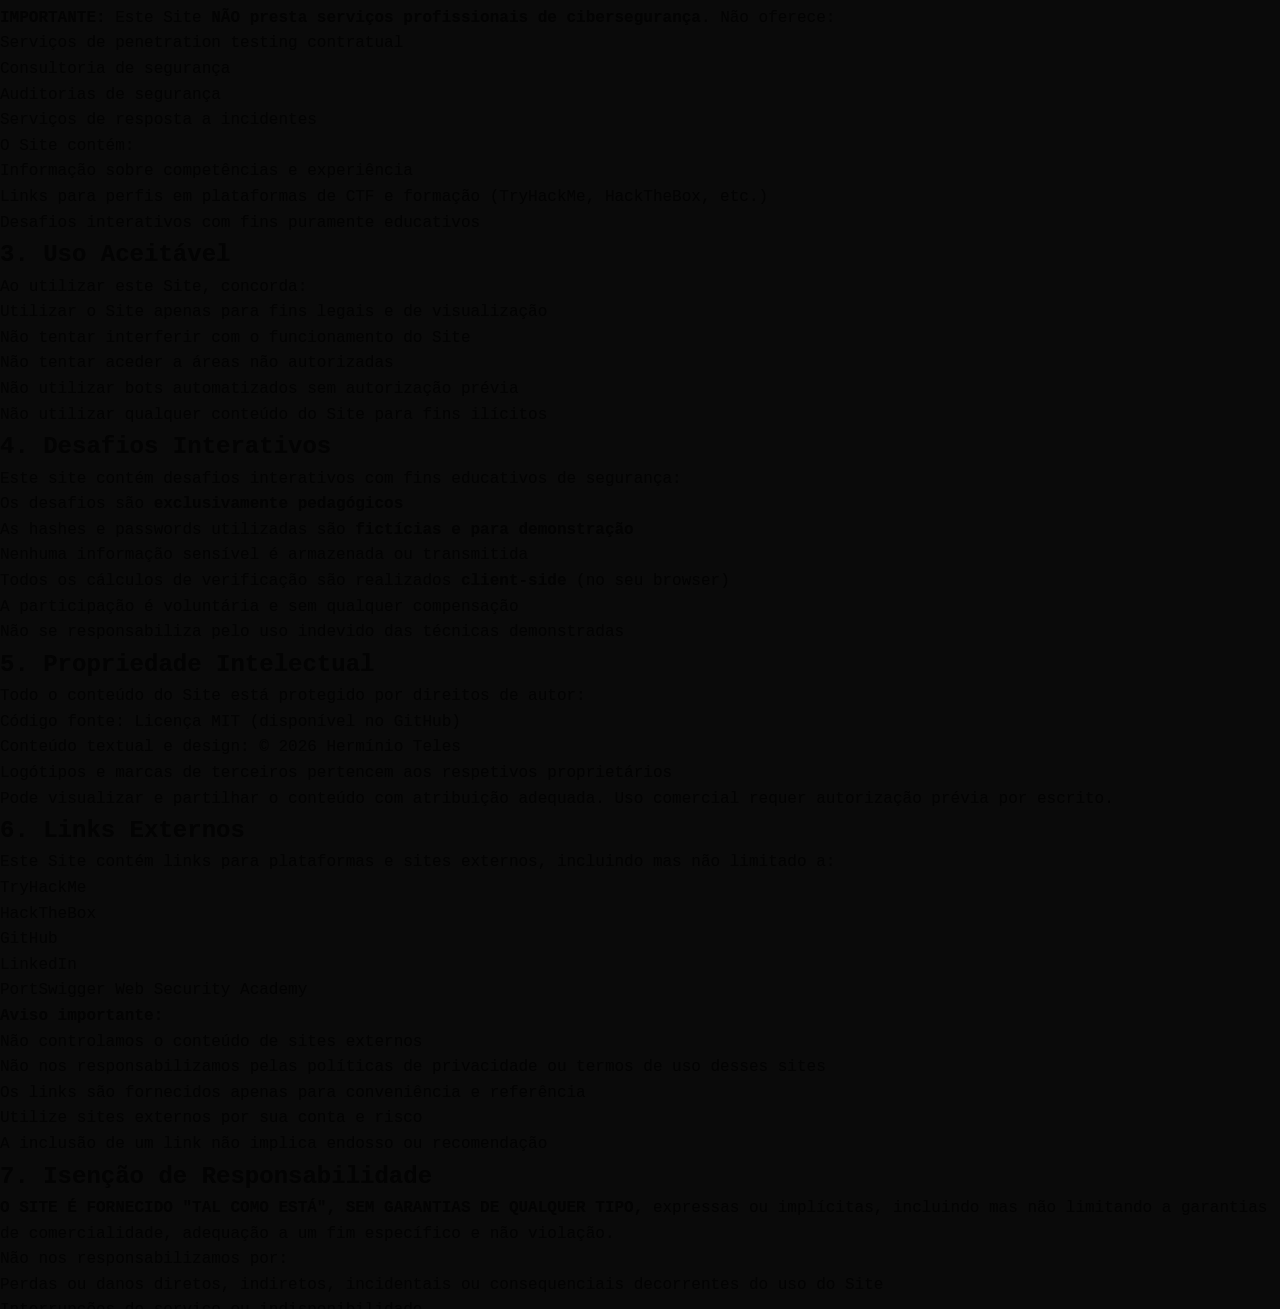
<file: terms.html>
<!DOCTYPE html>
<html lang="pt-PT">
<head>
  <meta charset="UTF-8">
  <meta http-equiv="refresh" content="0; url=termos.html">
  <link rel="canonical" href="https://layerzeppelin.pt/termos.html">
  <title>Redirecionamento - LayerZeppelin.pt</title>
</head>
<body>
  <p>A redirecionar para <a href="termos.html">Termos de Uso</a>...</p>
</body>
</html>
</file>
<file: style.css>
/* ============================================================
   LZ Portfolio — 27 Themes System
   Each theme (data-theme="tNN") is a FULLY UNIQUE INTERFACE
   ============================================================ */

*,*::before,*::after{box-sizing:border-box;margin:0;padding:0}
html{scroll-behavior:smooth;background:#0a0a0a}
[data-theme="t01"]{background:#0a0a0a}
[data-theme="t02"]{background:linear-gradient(180deg,#000814 0%,#001d3d 100%)}
[data-theme="t03"]{background:linear-gradient(180deg,#fef5f7 0%,#fde8ee 100%)}
body{font-family:system-ui,-apple-system,Segoe UI,Roboto,sans-serif;line-height:1.6;overflow-x:hidden;transition:background 0.6s ease,color 0.6s ease,font-family 0.4s;background:transparent}
.bg-fx{position:fixed;inset:0;z-index:0;pointer-events:none;overflow:hidden}
.bg-fx canvas{position:absolute;inset:0;width:100%;height:100%;display:none;opacity:1;transition:opacity 0.6s}
[data-theme="t01"] #fx-matrix,
[data-theme="t02"] #fx-tron,
[data-theme="t03"] #fx-sakura,
[data-theme="t08"] #fx-biolumi,
[data-theme="t09"] #fx-vhs,
[data-theme="t21"] #fx-stars,
[data-theme="t27"] #fx-aurora{display:block;opacity:1}

/* Ensure all content sits above the canvas */
.topbar,.sec,.site-footer,.modal,.secret-code-panel,.room27-panel,.easter-egg-panel{position:relative;z-index:1}

a{text-decoration:none;color:inherit}
ul{list-style:none}
img{max-width:100%;display:block}
button{font:inherit;cursor:pointer;border:none;background:none;color:inherit}
.container{max-width:1200px;margin:0 auto;padding:0 2rem;width:100%}

.skip-link{position:fixed;top:-100px;left:1rem;padding:0.75rem 1.25rem;background:#000;color:#fff;border-radius:8px;z-index:10000;transition:top 0.2s}
.skip-link:focus{top:1rem}

/* TOPBAR (neutral, adapts to theme via colors) */
.topbar{position:fixed;top:0;left:0;right:0;z-index:100;transition:all 0.4s}
.topbar-inner{max-width:1400px;margin:0 auto;padding:0.85rem 2rem;display:flex;align-items:center;gap:1.5rem}
.brand{display:flex;align-items:center;gap:0.6rem;font-weight:800}
.brand-glyph{width:36px;height:36px;display:inline-flex;align-items:center;justify-content:center;border-radius:8px;font-size:0.85rem;letter-spacing:-0.05em}
.brand-logo{height:40px;width:auto;object-fit:contain;border-radius:6px}
.brand-name{font-size:1rem;letter-spacing:-0.02em}
.nav{margin-left:auto}
.nav-list{display:flex;gap:0.4rem;flex-wrap:wrap}
.nav-list a{padding:0.45rem 0.85rem;font-size:0.85rem;border-radius:6px;transition:all 0.3s;opacity:0.85}
.nav-list a:hover{opacity:1}
.actions{display:flex;gap:0.5rem;align-items:center}
.btn-theme-pick,.btn-lang{padding:0.5rem 0.9rem;border-radius:8px;font-size:0.8rem;font-weight:600;display:inline-flex;align-items:center;gap:0.4rem;transition:all 0.3s}
.btn-theme-pick .theme-glyph{font-size:1rem}
.nav-toggle{display:none;flex-direction:column;gap:4px;width:36px;height:36px;border-radius:8px;align-items:center;justify-content:center}
.nav-toggle span{width:18px;height:2px;border-radius:2px;transition:all 0.3s}

@media (max-width:1100px){
  .nav-list{gap:0.2rem}
  .nav-list a{padding:0.4rem 0.6rem;font-size:0.78rem}
}
@media (max-width:900px){
  .topbar-inner{padding:0.75rem 1rem;gap:0.5rem}
  .nav{position:fixed;top:60px;left:0;right:0;background:rgba(0,0,0,0.95);padding:1rem;display:none}
  [data-theme="t10"] .nav,[data-theme="t14"] .nav,[data-theme="t19"] .nav,[data-theme="t22"] .nav,[data-theme="t24"] .nav{background:rgba(255,255,255,0.95)}
  .nav.open{display:block}
  .nav-list{flex-direction:column;gap:0.2rem}
  .nav-list a{display:block;padding:0.6rem 0.8rem}
  .nav-toggle{display:flex}
  .brand-name{display:none}
}

/* ============================================================
   THEME MODAL
   ============================================================ */
.modal{position:fixed;inset:0;z-index:9999;display:flex;align-items:center;justify-content:center;padding:1rem}
.modal[hidden]{display:none}
.modal-backdrop{position:absolute;inset:0;background:rgba(0,0,0,0.7);backdrop-filter:blur(8px)}
.modal-card{position:relative;background:#0a0a0a;color:#fff;border-radius:16px;max-width:900px;width:100%;max-height:85vh;overflow:auto;border:1px solid #333}
.modal-head{display:flex;align-items:center;justify-content:space-between;padding:1.25rem 1.5rem;border-bottom:1px solid #222;position:sticky;top:0;background:#0a0a0a;z-index:2}
.modal-head h2{font-size:1.1rem;font-weight:700}
.modal-close{width:32px;height:32px;border-radius:50%;background:#222;font-size:1.4rem;display:inline-flex;align-items:center;justify-content:center}
.modal-close:hover{background:#444}
.theme-grid{display:grid;grid-template-columns:repeat(auto-fill,minmax(220px,1fr));gap:0.75rem;padding:1.5rem}
.theme-tile{padding:0.9rem;border-radius:10px;background:#161616;border:2px solid transparent;cursor:pointer;transition:all 0.2s;text-align:left}
.theme-tile:hover{background:#1f1f1f;border-color:#666;transform:translateY(-2px)}
.theme-tile.active{border-color:#8b5cf6;background:linear-gradient(135deg,rgba(139,92,246,0.15),rgba(236,72,153,0.15))}
.theme-tile-num{font-size:0.7rem;opacity:0.5;font-weight:600}
.theme-tile-name{font-size:0.9rem;font-weight:700;margin:0.2rem 0}
.theme-tile-desc{font-size:0.72rem;opacity:0.6;line-height:1.4}

/* ============================================================
   SECTION COMMONS
   ============================================================ */
.sec{padding:6rem 2rem;position:relative}
.sec-head{text-align:center;margin-bottom:3.5rem}
.sec-eyebrow{display:inline-block;font-size:0.75rem;font-weight:700;letter-spacing:0.25em;text-transform:uppercase;margin-bottom:0.75rem;opacity:0.8}
.sec-title{font-size:clamp(1.5rem,4vw,2.4rem);font-weight:800;line-height:1.2;letter-spacing:-0.02em;max-width:780px;margin:0 auto}

/* ============================================================
   THEME 01: CYBERPUNK TERMINAL (Matrix Rain)
   ============================================================ */
[data-theme="t01"]{
  --bg:#0a0a0a;--bg-2:#111;--fg:#e0e0e0;--muted:#888;--accent:#00ff41;--accent-2:#00cc33;--danger:#ff5f56;--warn:#ffbd2e;--border:#222;--term-bg:#0d1117;
  font-family:'Courier New',Consolas,monospace;background:#0a0a0a;color:#e0e0e0;
}
[data-theme="t01"] body{background:transparent;color:#e0e0e0;font-family:'Courier New',monospace}
[data-theme="t01"] .topbar{background:rgba(10,10,10,0.92);border-bottom:1px solid #222;backdrop-filter:blur(10px)}
[data-theme="t01"] .brand-glyph{background:linear-gradient(135deg,#00ff41,#00cc33);color:#000;box-shadow:0 0 20px rgba(0,255,65,0.4)}
[data-theme="t01"] .brand-name{color:#00ff41;text-shadow:0 0 10px rgba(0,255,65,0.5)}
[data-theme="t01"] .nav-list a{color:#bbb;text-transform:uppercase;letter-spacing:0.1em}
[data-theme="t01"] .nav-list a:hover{color:#00ff41;text-shadow:0 0 8px rgba(0,255,65,0.6)}
[data-theme="t01"] .btn-theme-pick,[data-theme="t01"] .btn-lang{background:#111;border:1px solid #00ff41;color:#00ff41}
[data-theme="t01"] .btn-theme-pick:hover,[data-theme="t01"] .btn-lang:hover{background:rgba(0,255,65,0.1);box-shadow:0 0 15px rgba(0,255,65,0.3)}
[data-theme="t01"] .nav-toggle{background:#111;border:1px solid #00ff41}
[data-theme="t01"] .nav-toggle span{background:#00ff41}
[data-theme="t01"] .hero{min-height:100vh;display:flex;align-items:center;justify-content:center;padding:6rem 2rem 2rem}
[data-theme="t01"] .hero-shell{width:100%;max-width:780px;border-radius:8px;overflow:hidden;box-shadow:0 0 40px rgba(0,255,65,0.15)}
[data-theme="t01"] .hero-prompt{background:#1a1a1a;padding:0.75rem 1rem;display:flex;align-items:center;gap:8px;border-bottom:1px solid #222}
[data-theme="t01"] .hero-prompt .dot{width:12px;height:12px;border-radius:50%}
[data-theme="t01"] .hero-prompt .red{background:#ff5f56}
[data-theme="t01"] .hero-prompt .yellow{background:#ffbd2e}
[data-theme="t01"] .hero-prompt .green{background:#27c93f}
[data-theme="t01"] .hero-title-mini{margin-left:auto;color:#888;font-size:0.85rem}
[data-theme="t01"] .hero-body{background:#0d1117;padding:2.5rem}
[data-theme="t01"] .hero-greeting{color:#00ff41}
[data-theme="t01"] .hero-name{font-size:clamp(2.5rem,7vw,4.5rem);color:#fff;text-shadow:0 0 20px rgba(0,255,65,0.6);margin:0.4rem 0 0.8rem;letter-spacing:-0.02em}
[data-theme="t01"] .hero-role{color:#fff;font-weight:700}
[data-theme="t01"] .hero-tagline{color:#00ff41}
[data-theme="t01"] .hero-subtitle{color:#888}
[data-theme="t01"] .btn-primary{background:#00ff41;color:#000;padding:0.8rem 1.6rem;font-weight:700}
[data-theme="t01"] .btn-primary:hover{box-shadow:0 0 20px rgba(0,255,65,0.6)}
[data-theme="t01"] .btn-ghost{border:1px solid #00ff41;color:#00ff41;padding:0.8rem 1.6rem}
[data-theme="t01"] .sec{border-top:1px solid #1a1a1a;background:rgba(10,10,10,0.7)}
[data-theme="t01"] .sec-eyebrow{color:#00ff41}
[data-theme="t01"] .sec-title{color:#fff}
[data-theme="t01"] .about-grid{display:grid;grid-template-columns:280px 1fr;gap:3rem;align-items:center}
@media (max-width:800px){[data-theme="t01"] .about-grid{grid-template-columns:1fr;text-align:center}}
[data-theme="t01"] .about-photo{position:relative;width:280px;height:280px;border:2px solid #00ff41;border-radius:8px;overflow:hidden;box-shadow:0 0 30px rgba(0,255,65,0.3);justify-self:center}
[data-theme="t01"] .about-photo img{filter:contrast(1.1) saturate(0.9)}
[data-theme="t01"] .photo-frame{display:none}
[data-theme="t01"] .about-highlight{background:rgba(0,255,65,0.08);border-left:3px solid #00ff41;padding:0.85rem 1rem;margin:1rem 0}
[data-theme="t01"] .about-list li{padding:0.7rem 0.85rem;background:#0d0d0d;border-left:2px solid #00ff41;margin-bottom:0.5rem;border-radius:0 4px 4px 0}
[data-theme="t01"] .about-list li::before{content:"> ";color:#00ff41;font-weight:700}
[data-theme="t01"] .skill-cat{margin-bottom:2.5rem}
[data-theme="t01"] .skill-cat-title{color:#00ff41;font-size:0.9rem;text-transform:uppercase;letter-spacing:0.15em;margin-bottom:1rem;padding-bottom:0.5rem;border-bottom:1px solid #222}
[data-theme="t01"] .skill-grid{display:grid;grid-template-columns:repeat(auto-fill,minmax(220px,1fr));gap:0.75rem}
[data-theme="t01"] .skill-card{background:#0d0d0d;border:1px solid #222;padding:1rem;border-radius:6px;transition:all 0.3s}
[data-theme="t01"] .skill-card:hover{border-color:#00ff41;box-shadow:0 0 15px rgba(0,255,65,0.15)}
[data-theme="t01"] .skill-name{color:#fff;font-weight:600;font-size:0.9rem}
[data-theme="t01"] .skill-desc{color:#888;font-size:0.75rem;margin:0.2rem 0}
[data-theme="t01"] .skill-bar{height:4px;background:#1a1a1a;border-radius:2px;margin-top:0.5rem;overflow:hidden}
[data-theme="t01"] .skill-bar-fill{height:100%;background:linear-gradient(90deg,#00cc33,#00ff41);box-shadow:0 0 8px rgba(0,255,65,0.5)}
[data-theme="t01"] .cert-grid{display:grid;grid-template-columns:repeat(auto-fill,minmax(280px,1fr));gap:1rem}
[data-theme="t01"] .cert-card{background:#0d0d0d;border:1px solid #222;padding:1.25rem;border-radius:6px;text-align:center;transition:all 0.3s}
[data-theme="t01"] .cert-card:hover{border-color:#00ff41;box-shadow:0 0 15px rgba(0,255,65,0.15)}
[data-theme="t01"] .cert-card.completed{border-color:#00ff41;background:rgba(0,255,65,0.04)}
[data-theme="t01"] .cert-icon{font-size:2.2rem;margin-bottom:0.6rem}
[data-theme="t01"] .cert-name{color:#fff;font-weight:700;font-size:0.95rem;margin-bottom:0.3rem}
[data-theme="t01"] .cert-issuer{color:#888;font-size:0.8rem;margin-bottom:0.7rem}
[data-theme="t01"] .cert-status{display:inline-block;padding:0.25rem 0.75rem;border-radius:20px;font-size:0.7rem;border:1px solid #00ff41;color:#00ff41}
[data-theme="t01"] .cert-status.completed{background:#00ff41;color:#000;font-weight:700}
[data-theme="t01"] .ctf-grid{display:grid;grid-template-columns:repeat(auto-fit,minmax(180px,1fr));gap:0.75rem}
[data-theme="t01"] .ctf-card{background:#0d0d0d;border:1px solid #222;padding:1.25rem;border-radius:6px;text-align:center;transition:all 0.3s;display:block}
[data-theme="t01"] .ctf-card:hover{border-color:#00ff41;transform:translateY(-3px)}
[data-theme="t01"] .ctf-icon{font-size:2rem;margin-bottom:0.5rem}
[data-theme="t01"] .ctf-name{color:#fff;font-weight:600;font-size:0.9rem}
[data-theme="t01"] .ctf-handle{color:#888;font-size:0.78rem;margin:0.3rem 0 0.6rem}
[data-theme="t01"] .ctf-badge{background:#00ff41;color:#000;padding:0.25rem 0.75rem;border-radius:20px;font-size:0.7rem;font-weight:700;display:inline-block}
[data-theme="t01"] .projects-grid{display:grid;grid-template-columns:repeat(auto-fit,minmax(300px,1fr));gap:1rem}
[data-theme="t01"] .project-card{background:#0d0d0d;border:1px solid #222;border-radius:6px;overflow:hidden;transition:all 0.3s;display:flex;flex-direction:column}
[data-theme="t01"] .project-card:hover{border-color:#00ff41;box-shadow:0 0 20px rgba(0,255,65,0.2);transform:translateY(-3px)}
[data-theme="t01"] .project-img{height:160px;background:#1a1a1a;overflow:hidden;display:flex;align-items:center;justify-content:center}
[data-theme="t01"] .project-img img{width:100%;height:100%;object-fit:cover;opacity:0.85}
[data-theme="t01"] .project-body{padding:1.25rem;flex:1;display:flex;flex-direction:column}
[data-theme="t01"] .project-name{color:#fff;font-weight:700;font-size:1.05rem;margin-bottom:0.5rem}
[data-theme="t01"] .project-desc{color:#888;font-size:0.85rem;flex:1;margin-bottom:0.8rem}
[data-theme="t01"] .project-tags{display:flex;flex-wrap:wrap;gap:0.4rem;margin-bottom:0.8rem}
[data-theme="t01"] .tag{padding:0.2rem 0.6rem;background:#1a1a1a;border:1px solid #00ff41;border-radius:20px;font-size:0.7rem;color:#00ff41}
[data-theme="t01"] .project-links{display:flex;gap:0.7rem}
[data-theme="t01"] .project-link{color:#00ff41;font-size:0.8rem;font-weight:600}
[data-theme="t01"] .writeups-grid{display:grid;grid-template-columns:repeat(auto-fit,minmax(240px,1fr));gap:1rem}
[data-theme="t01"] .writeup-card{background:#0d0d0d;border:1px dashed #333;padding:1.5rem;border-radius:6px;text-align:center;opacity:0.7}
[data-theme="t01"] .writeup-icon{font-size:2.2rem;margin-bottom:0.6rem}
[data-theme="t01"] .tools-grid{display:grid;grid-template-columns:repeat(auto-fit,minmax(220px,1fr));gap:1rem}
[data-theme="t01"] .tool-cat{background:#0d0d0d;border:1px solid #222;padding:1.25rem;border-radius:6px}
[data-theme="t01"] .tool-cat-title{color:#00ff41;font-size:0.8rem;text-transform:uppercase;letter-spacing:0.15em;margin-bottom:0.7rem}
[data-theme="t01"] .tool-tags{display:flex;flex-wrap:wrap;gap:0.4rem}
[data-theme="t01"] .tool-tag{background:#1a1a1a;border:1px solid transparent;padding:0.25rem 0.6rem;border-radius:4px;font-size:0.75rem;color:#bbb;transition:all 0.2s}
[data-theme="t01"] .tool-tag:hover{border-color:#00ff41;color:#00ff41}
[data-theme="t01"] .timeline{position:relative;padding-left:2rem}
[data-theme="t01"] .timeline::before{content:'';position:absolute;left:0;top:0;bottom:0;width:2px;background:#222}
[data-theme="t01"] .tl-item{position:relative;padding-bottom:1.5rem}
[data-theme="t01"] .tl-marker{position:absolute;left:-2.5rem;width:2rem;height:2rem;border-radius:50%;background:#1a1a1a;border:1px solid #00ff41;display:flex;align-items:center;justify-content:center;font-size:0.85rem;color:#00ff41;font-weight:700}
[data-theme="t01"] .tl-item.completed .tl-marker{background:#00ff41;color:#000}
[data-theme="t01"] .tl-card{background:#0d0d0d;border:1px solid #222;padding:1rem;border-radius:6px;margin-left:1rem}
[data-theme="t01"] .tl-card h4{color:#fff;margin-bottom:0.2rem}
[data-theme="t01"] .tl-date{color:#00ff41;font-size:0.75rem;margin-bottom:0.4rem}
[data-theme="t01"] .tl-desc{color:#888;font-size:0.85rem}
[data-theme="t01"] .contact-desc{text-align:center;color:#888;max-width:600px;margin:0 auto 2.5rem}
[data-theme="t01"] .contact-grid{display:grid;grid-template-columns:repeat(auto-fit,minmax(180px,1fr));gap:0.75rem;max-width:900px;margin:0 auto}
[data-theme="t01"] .contact-card{background:#0d0d0d;border:1px solid #222;padding:1.25rem;border-radius:6px;text-align:center;transition:all 0.3s;display:flex;flex-direction:column;align-items:center;gap:0.5rem}
[data-theme="t01"] .contact-card:hover{border-color:#00ff41;box-shadow:0 0 20px rgba(0,255,65,0.2);transform:translateY(-2px)}
[data-theme="t01"] .contact-icon{width:42px;height:42px;border-radius:8px;background:#1a1a1a;display:flex;align-items:center;justify-content:center;border:1px solid #00ff41}
[data-theme="t01"] .contact-icon svg{color:#00ff41}
[data-theme="t01"] .contact-label{color:#fff;font-weight:600;font-size:0.9rem}
[data-theme="t01"] .contact-handle{color:#888;font-size:0.78rem;word-break:break-all}
[data-theme="t01"] .site-footer{background:#050505;border-top:1px solid #222;padding:2.5rem 2rem;text-align:center;margin-top:3rem}
[data-theme="t01"] .site-footer p{color:#888;font-size:0.85rem;margin:0.3rem 0}
[data-theme="t01"] .footer-note{font-style:italic}

/* ============================================================
   THEME 02: TRON LEGACY
   ============================================================ */
[data-theme="t02"]{--bg:#000814;--fg:#6fffe9;--accent:#00f0ff;background:#000814;color:#6fffe9;font-family:'Helvetica Neue',Arial,sans-serif}
[data-theme="t02"] body{background:transparent;color:#caf0f8;font-family:'Trebuchet MS',sans-serif;min-height:100vh}
[data-theme="t02"] #fx-tron{opacity:0.7}
[data-theme="t02"] .topbar{background:rgba(0,8,20,0.85);border-bottom:1px solid #00f0ff;box-shadow:0 0 20px rgba(0,240,255,0.3)}
[data-theme="t02"] .brand-glyph{background:#000;border:1px solid #00f0ff;color:#00f0ff;box-shadow:inset 0 0 10px rgba(0,240,255,0.5),0 0 15px rgba(0,240,255,0.5);font-family:'Courier New',monospace}
[data-theme="t02"] .brand-name{color:#00f0ff;text-transform:uppercase;letter-spacing:0.2em;font-size:0.85rem}
[data-theme="t02"] .nav-list a{color:#caf0f8;text-transform:uppercase;letter-spacing:0.15em;font-size:0.75rem;border:1px solid transparent}
[data-theme="t02"] .nav-list a:hover{border-color:#00f0ff;color:#00f0ff;box-shadow:0 0 15px rgba(0,240,255,0.4)}
[data-theme="t02"] .btn-theme-pick,[data-theme="t02"] .btn-lang{background:transparent;border:1px solid #00f0ff;color:#00f0ff;text-transform:uppercase;letter-spacing:0.1em;font-size:0.7rem;box-shadow:inset 0 0 10px rgba(0,240,255,0.1)}
[data-theme="t02"] .btn-theme-pick:hover,[data-theme="t02"] .btn-lang:hover{background:rgba(0,240,255,0.15);box-shadow:0 0 20px rgba(0,240,255,0.5)}
[data-theme="t02"] .nav-toggle{background:transparent;border:1px solid #00f0ff}
[data-theme="t02"] .nav-toggle span{background:#00f0ff;box-shadow:0 0 5px #00f0ff}
[data-theme="t02"] .hero{min-height:100vh;display:flex;align-items:center;justify-content:center;padding:6rem 2rem 2rem;perspective:1000px}
[data-theme="t02"] .hero-shell{position:relative;width:100%;max-width:900px;padding:3rem;border:2px solid #00f0ff;background:linear-gradient(135deg,rgba(0,240,255,0.05),transparent);box-shadow:0 0 50px rgba(0,240,255,0.4),inset 0 0 50px rgba(0,240,255,0.05);transform:rotateX(2deg)}
[data-theme="t02"] .hero-shell::before,[data-theme="t02"] .hero-shell::after{content:'';position:absolute;width:30px;height:30px;border:2px solid #00f0ff}
[data-theme="t02"] .hero-shell::before{top:-2px;left:-2px;border-right:none;border-bottom:none}
[data-theme="t02"] .hero-shell::after{bottom:-2px;right:-2px;border-left:none;border-top:none}
[data-theme="t02"] .hero-prompt{display:none}
[data-theme="t02"] .hero-body{text-align:center}
[data-theme="t02"] .hero-greeting{color:#00f0ff;letter-spacing:0.4em;text-transform:uppercase;font-size:0.8rem;margin-bottom:1rem}
[data-theme="t02"] .hero-name{font-size:clamp(3rem,10vw,6rem);font-weight:900;color:#fff;text-transform:uppercase;letter-spacing:0.1em;line-height:1;margin:0.5rem 0;text-shadow:0 0 30px rgba(0,240,255,0.8),0 0 60px rgba(0,240,255,0.4)}
[data-theme="t02"] .hero-role{color:#00f0ff;letter-spacing:0.3em;text-transform:uppercase;margin-top:1rem}
[data-theme="t02"] .hero-tagline{color:#caf0f8;margin-top:0.5rem}
[data-theme="t02"] .hero-subtitle{color:#90e0ef}
[data-theme="t02"] .btn-primary{background:transparent;border:2px solid #00f0ff;color:#00f0ff;padding:1rem 2.5rem;font-weight:700;text-transform:uppercase;letter-spacing:0.2em;box-shadow:0 0 20px rgba(0,240,255,0.4),inset 0 0 20px rgba(0,240,255,0.1)}
[data-theme="t02"] .btn-primary:hover{background:rgba(0,240,255,0.15);box-shadow:0 0 40px rgba(0,240,255,0.7),inset 0 0 30px rgba(0,240,255,0.3)}
[data-theme="t02"] .btn-ghost{border:1px solid #caf0f8;color:#caf0f8;padding:1rem 2.5rem;text-transform:uppercase;letter-spacing:0.2em}
[data-theme="t02"] .btn-ghost:hover{border-color:#00f0ff;color:#00f0ff}
[data-theme="t02"] .sec{border-top:1px solid rgba(0,240,255,0.2);position:relative}
[data-theme="t02"] .sec::before{content:'';position:absolute;top:0;left:0;right:0;height:1px;background:linear-gradient(90deg,transparent,#00f0ff,transparent)}
[data-theme="t02"] .sec-eyebrow{color:#00f0ff;letter-spacing:0.4em}
[data-theme="t02"] .sec-title{color:#fff;text-transform:uppercase;letter-spacing:0.05em;text-shadow:0 0 20px rgba(0,240,255,0.3)}
[data-theme="t02"] .about-grid{display:grid;grid-template-columns:280px 1fr;gap:3rem;align-items:center}
@media (max-width:800px){[data-theme="t02"] .about-grid{grid-template-columns:1fr;text-align:center}}
[data-theme="t02"] .about-photo{position:relative;width:280px;height:280px;border:2px solid #00f0ff;overflow:hidden;box-shadow:0 0 40px rgba(0,240,255,0.4);justify-self:center}
[data-theme="t02"] .photo-frame{position:absolute;inset:8px;border:1px solid #00f0ff;pointer-events:none;z-index:2}
[data-theme="t02"] .about-highlight{border:1px solid #00f0ff;background:rgba(0,240,255,0.05);padding:1rem;box-shadow:inset 0 0 20px rgba(0,240,255,0.1)}
[data-theme="t02"] .about-list li{padding:0.7rem 0.85rem;background:rgba(0,240,255,0.04);border-left:3px solid #00f0ff;margin-bottom:0.5rem}
[data-theme="t02"] .skill-cat{margin-bottom:2.5rem}
[data-theme="t02"] .skill-cat-title{color:#00f0ff;text-transform:uppercase;letter-spacing:0.2em;font-size:0.8rem;margin-bottom:1rem}
[data-theme="t02"] .skill-grid{display:grid;grid-template-columns:repeat(auto-fill,minmax(200px,1fr));gap:0.75rem}
[data-theme="t02"] .skill-card{background:rgba(0,240,255,0.03);border:1px solid rgba(0,240,255,0.3);padding:0.85rem;transition:all 0.3s}
[data-theme="t02"] .skill-card:hover{background:rgba(0,240,255,0.1);border-color:#00f0ff;box-shadow:0 0 20px rgba(0,240,255,0.3)}
[data-theme="t02"] .skill-name{color:#fff;font-weight:600;font-size:0.85rem;text-transform:uppercase;letter-spacing:0.1em}
[data-theme="t02"] .skill-bar{height:3px;background:rgba(0,240,255,0.1);margin-top:0.4rem;position:relative;overflow:hidden}
[data-theme="t02"] .skill-bar-fill{height:100%;background:#00f0ff;box-shadow:0 0 10px #00f0ff;position:relative}
[data-theme="t02"] .skill-bar-fill::after{content:'';position:absolute;right:0;top:0;bottom:0;width:10px;background:#fff;box-shadow:0 0 15px #fff;animation:t2-pulse 1.5s infinite}
@keyframes t2-pulse{0%,100%{opacity:1}50%{opacity:0.4}}
[data-theme="t02"] .cert-grid{display:grid;grid-template-columns:repeat(auto-fill,minmax(250px,1fr));gap:0.75rem}
[data-theme="t02"] .cert-card{background:rgba(0,240,255,0.03);border:1px solid rgba(0,240,255,0.3);padding:1.25rem;text-align:center;transition:all 0.3s;position:relative}
[data-theme="t02"] .cert-card::before{content:'';position:absolute;top:0;left:0;width:20px;height:20px;border-top:2px solid #00f0ff;border-left:2px solid #00f0ff}
[data-theme="t02"] .cert-card::after{content:'';position:absolute;bottom:0;right:0;width:20px;height:20px;border-bottom:2px solid #00f0ff;border-right:2px solid #00f0ff}
[data-theme="t02"] .cert-card:hover{background:rgba(0,240,255,0.08);box-shadow:0 0 30px rgba(0,240,255,0.3)}
[data-theme="t02"] .cert-card.completed{border-color:#00f0ff;background:rgba(0,240,255,0.06)}
[data-theme="t02"] .cert-name{color:#fff;font-weight:700;text-transform:uppercase;letter-spacing:0.1em;font-size:0.9rem}
[data-theme="t02"] .cert-issuer{color:#90e0ef;font-size:0.78rem}
[data-theme="t02"] .cert-status{border:1px solid #00f0ff;color:#00f0ff;padding:0.2rem 0.7rem;border-radius:2px;font-size:0.7rem;text-transform:uppercase;letter-spacing:0.15em;display:inline-block}
[data-theme="t02"] .cert-status.completed{background:#00f0ff;color:#000}
[data-theme="t02"] .ctf-grid{display:grid;grid-template-columns:repeat(auto-fit,minmax(180px,1fr));gap:0.75rem}
[data-theme="t02"] .ctf-card{background:rgba(0,240,255,0.03);border:1px solid rgba(0,240,255,0.3);padding:1.25rem;text-align:center;display:block;transition:all 0.3s}
[data-theme="t02"] .ctf-card:hover{background:rgba(0,240,255,0.1);box-shadow:0 0 20px rgba(0,240,255,0.4);transform:translateY(-3px)}
[data-theme="t02"] .ctf-name{color:#fff;text-transform:uppercase;letter-spacing:0.1em;font-weight:600}
[data-theme="t02"] .ctf-badge{background:transparent;border:1px solid #00f0ff;color:#00f0ff;padding:0.2rem 0.7rem;font-size:0.7rem;text-transform:uppercase;letter-spacing:0.15em;display:inline-block}
[data-theme="t02"] .projects-grid{display:grid;grid-template-columns:repeat(auto-fit,minmax(300px,1fr));gap:0.75rem}
[data-theme="t02"] .project-card{background:rgba(0,240,255,0.03);border:1px solid rgba(0,240,255,0.3);overflow:hidden;display:flex;flex-direction:column;transition:all 0.3s}
[data-theme="t02"] .project-card:hover{box-shadow:0 0 30px rgba(0,240,255,0.3);transform:translateY(-3px)}
[data-theme="t02"] .project-img{height:160px;background:#001d3d;position:relative;overflow:hidden}
[data-theme="t02"] .project-img::after{content:'';position:absolute;inset:0;background:linear-gradient(0deg,rgba(0,240,255,0.3),transparent)}
[data-theme="t02"] .project-body{padding:1.25rem;flex:1;display:flex;flex-direction:column}
[data-theme="t02"] .project-name{color:#fff;text-transform:uppercase;letter-spacing:0.1em;font-weight:700}
[data-theme="t02"] .project-desc{color:#caf0f8;font-size:0.85rem;flex:1}
[data-theme="t02"] .tag{border:1px solid #00f0ff;color:#00f0ff;padding:0.2rem 0.6rem;font-size:0.7rem;text-transform:uppercase;letter-spacing:0.1em}
[data-theme="t02"] .project-link{color:#00f0ff;text-transform:uppercase;letter-spacing:0.15em;font-size:0.75rem;font-weight:600}
[data-theme="t02"] .writeups-grid{display:grid;grid-template-columns:repeat(auto-fit,minmax(240px,1fr));gap:0.75rem}
[data-theme="t02"] .writeup-card{background:rgba(0,240,255,0.03);border:1px dashed rgba(0,240,255,0.3);padding:1.5rem;text-align:center}
[data-theme="t02"] .writeup-icon{color:#00f0ff;font-size:2.5rem}
[data-theme="t02"] .tools-grid{display:grid;grid-template-columns:repeat(auto-fit,minmax(220px,1fr));gap:0.75rem}
[data-theme="t02"] .tool-cat{background:rgba(0,240,255,0.03);border:1px solid rgba(0,240,255,0.3);padding:1.25rem}
[data-theme="t02"] .tool-cat-title{color:#00f0ff;text-transform:uppercase;letter-spacing:0.2em;font-size:0.8rem}
[data-theme="t02"] .tool-tag{background:rgba(0,240,255,0.1);border:1px solid #00f0ff;color:#caf0f8;padding:0.25rem 0.6rem;font-size:0.75rem}
[data-theme="t02"] .timeline{padding-left:2.5rem;position:relative}
[data-theme="t02"] .timeline::before{background:linear-gradient(180deg,#00f0ff,transparent);width:2px}
[data-theme="t02"] .tl-marker{background:#000814;border:2px solid #00f0ff;color:#00f0ff;box-shadow:0 0 15px #00f0ff}
[data-theme="t02"] .tl-item.completed .tl-marker{background:#00f0ff;color:#000;box-shadow:0 0 25px #00f0ff}
[data-theme="t02"] .tl-card{background:rgba(0,240,255,0.05);border:1px solid rgba(0,240,255,0.3);box-shadow:0 0 15px rgba(0,240,255,0.1)}
[data-theme="t02"] .tl-date{color:#00f0ff;text-transform:uppercase;letter-spacing:0.15em}
[data-theme="t02"] .contact-grid{display:grid;grid-template-columns:repeat(auto-fit,minmax(180px,1fr));gap:0.75rem}
[data-theme="t02"] .contact-card{background:rgba(0,240,255,0.03);border:1px solid rgba(0,240,255,0.3);padding:1.25rem;text-align:center;display:flex;flex-direction:column;align-items:center;gap:0.5rem;transition:all 0.3s}
[data-theme="t02"] .contact-card:hover{background:rgba(0,240,255,0.1);box-shadow:0 0 30px rgba(0,240,255,0.3);transform:translateY(-2px)}
[data-theme="t02"] .contact-icon{border:1px solid #00f0ff;box-shadow:inset 0 0 10px rgba(0,240,255,0.3)}
[data-theme="t02"] .contact-icon svg{color:#00f0ff}
[data-theme="t02"] .site-footer{background:#000814;border-top:1px solid #00f0ff;box-shadow:0 -10px 30px rgba(0,240,255,0.2);padding:2.5rem;text-align:center}

/* ============================================================
   THEME 03: SAKURA DREAMS
   ============================================================ */
[data-theme="t03"]{--bg:#fef5f7;--bg-2:#fff;--fg:#2d1b2e;--accent:#d4577a;--accent-2:#9b2850;background:linear-gradient(180deg,#fef5f7 0%,#fde8ee 100%);color:#2d1b2e;font-family:'Georgia',serif}
[data-theme="t03"] body{background:transparent;color:#2d1b2e;font-family:Georgia,'Times New Roman',serif;min-height:100vh}
[data-theme="t03"] .topbar{background:rgba(254,245,247,0.85);border-bottom:1px solid rgba(212,87,122,0.2);backdrop-filter:blur(15px)}
[data-theme="t03"] .brand-glyph{background:linear-gradient(135deg,#fbb4c4,#d4577a);color:#fff;box-shadow:0 4px 15px rgba(212,87,122,0.3);font-family:Georgia,serif;font-style:italic}
[data-theme="t03"] .brand-name{color:#9b2850;font-style:italic;font-weight:400;letter-spacing:0.05em}
[data-theme="t03"] .nav-list a{color:#5a3a4d;font-size:0.8rem;letter-spacing:0.1em;text-transform:lowercase;font-style:italic}
[data-theme="t03"] .nav-list a:hover{color:#9b2850}
[data-theme="t03"] .btn-theme-pick,[data-theme="t03"] .btn-lang{border:1px solid #d4577a;color:#9b2850;background:rgba(255,255,255,0.5);font-style:italic}
[data-theme="t03"] .btn-theme-pick:hover,[data-theme="t03"] .btn-lang:hover{background:rgba(212,87,122,0.1)}
[data-theme="t03"] .nav-toggle{background:rgba(255,255,255,0.5);border:1px solid #d4577a}
[data-theme="t03"] .nav-toggle span{background:#9b2850}
[data-theme="t03"] .hero{min-height:100vh;display:flex;align-items:center;justify-content:center;padding:6rem 2rem 2rem;text-align:center}
[data-theme="t03"] .hero-shell{width:100%;max-width:780px}
[data-theme="t03"] .hero-prompt{display:none}
[data-theme="t03"] .hero-greeting{color:#9b2850;font-style:italic;font-size:1.1rem;letter-spacing:0.15em;margin-bottom:0.5rem}
[data-theme="t03"] .hero-name{font-size:clamp(2.8rem,9vw,5.5rem);font-weight:400;color:#2d1b2e;font-style:italic;letter-spacing:-0.01em;line-height:1.05;margin:0.3rem 0}
[data-theme="t03"] .hero-role{color:#9b2850;font-size:1.2rem;font-style:italic;margin-top:1rem}
[data-theme="t03"] .hero-tagline{color:#5a3a4d;font-style:italic}
[data-theme="t03"] .hero-subtitle{color:#7a5566}
[data-theme="t03"] .btn-primary{background:linear-gradient(135deg,#fbb4c4,#d4577a);color:#fff;padding:0.85rem 2rem;border-radius:50px;box-shadow:0 6px 20px rgba(212,87,122,0.3);font-style:italic}
[data-theme="t03"] .btn-primary:hover{transform:translateY(-2px);box-shadow:0 10px 30px rgba(212,87,122,0.5)}
[data-theme="t03"] .btn-ghost{border:1px solid #d4577a;color:#9b2850;padding:0.85rem 2rem;border-radius:50px;background:rgba(255,255,255,0.5);font-style:italic}
[data-theme="t03"] .btn-ghost:hover{background:rgba(212,87,122,0.1)}
[data-theme="t03"] .sec{position:relative}
[data-theme="t03"] .sec::before{content:'';position:absolute;top:0;left:50%;transform:translateX(-50%);width:100px;height:1px;background:linear-gradient(90deg,transparent,#d4577a,transparent)}
[data-theme="t03"] .sec-eyebrow{color:#9b2850;font-style:italic;letter-spacing:0.2em;text-transform:lowercase}
[data-theme="t03"] .sec-title{color:#2d1b2e;font-style:italic;font-weight:400}
[data-theme="t03"] .about-grid{display:grid;grid-template-columns:280px 1fr;gap:3rem;align-items:center}
@media (max-width:800px){[data-theme="t03"] .about-grid{grid-template-columns:1fr;text-align:center}}
[data-theme="t03"] .about-photo{position:relative;width:280px;height:280px;border-radius:50%;overflow:hidden;box-shadow:0 10px 40px rgba(212,87,122,0.3);justify-self:center}
[data-theme="t03"] .about-photo::before{content:'';position:absolute;inset:-8px;border:1px solid #d4577a;border-radius:50%;z-index:2;pointer-events:none}
[data-theme="t03"] .photo-frame{display:none}
[data-theme="t03"] .about-highlight{background:rgba(255,255,255,0.5);border:1px solid rgba(212,87,122,0.3);padding:1rem 1.25rem;font-style:italic}
[data-theme="t03"] .about-list li{padding:0.7rem 0.85rem;background:rgba(255,255,255,0.4);border:1px solid rgba(212,87,122,0.2);margin-bottom:0.5rem;font-style:italic}
[data-theme="t03"] .about-list li::before{content:'❀ ';color:#d4577a}
[data-theme="t03"] .skill-cat{margin-bottom:2.5rem}
[data-theme="t03"] .skill-cat-title{color:#9b2850;font-style:italic;letter-spacing:0.1em;font-size:0.95rem;margin-bottom:1rem;text-align:center}
[data-theme="t03"] .skill-grid{display:grid;grid-template-columns:repeat(auto-fill,minmax(180px,1fr));gap:0.75rem}
[data-theme="t03"] .skill-card{background:rgba(255,255,255,0.6);border:1px solid rgba(212,87,122,0.2);padding:1rem;border-radius:12px;text-align:center;transition:all 0.3s;backdrop-filter:blur(5px)}
[data-theme="t03"] .skill-card:hover{background:rgba(255,255,255,0.9);box-shadow:0 8px 20px rgba(212,87,122,0.2);transform:translateY(-3px)}
[data-theme="t03"] .skill-name{color:#2d1b2e;font-style:italic;font-weight:600}
[data-theme="t03"] .skill-bar{height:3px;background:rgba(212,87,122,0.1);margin-top:0.5rem;border-radius:2px;overflow:hidden}
[data-theme="t03"] .skill-bar-fill{height:100%;background:linear-gradient(90deg,#fbb4c4,#d4577a);border-radius:2px}
[data-theme="t03"] .cert-grid{display:grid;grid-template-columns:repeat(auto-fill,minmax(260px,1fr));gap:1rem}
[data-theme="t03"] .cert-card{background:rgba(255,255,255,0.6);border:1px solid rgba(212,87,122,0.2);padding:1.5rem;text-align:center;border-radius:16px;transition:all 0.3s;backdrop-filter:blur(5px)}
[data-theme="t03"] .cert-card:hover{background:rgba(255,255,255,0.9);box-shadow:0 8px 25px rgba(212,87,122,0.25);transform:translateY(-3px)}
[data-theme="t03"] .cert-card.completed{border-color:#d4577a;background:rgba(212,87,122,0.05)}
[data-theme="t03"] .cert-icon{font-size:2.5rem}
[data-theme="t03"] .cert-name{color:#2d1b2e;font-style:italic;font-weight:700}
[data-theme="t03"] .cert-issuer{color:#7a5566;font-style:italic;font-size:0.8rem}
[data-theme="t03"] .cert-status{border:1px solid #d4577a;color:#9b2850;padding:0.3rem 0.8rem;border-radius:20px;font-size:0.7rem;font-style:italic;display:inline-block}
[data-theme="t03"] .cert-status.completed{background:#d4577a;color:#fff}
[data-theme="t03"] .ctf-grid{display:grid;grid-template-columns:repeat(auto-fit,minmax(180px,1fr));gap:0.75rem}
[data-theme="t03"] .ctf-card{background:rgba(255,255,255,0.6);border:1px solid rgba(212,87,122,0.2);padding:1.25rem;text-align:center;border-radius:12px;display:block;transition:all 0.3s}
[data-theme="t03"] .ctf-card:hover{transform:translateY(-3px);box-shadow:0 8px 20px rgba(212,87,122,0.2)}
[data-theme="t03"] .ctf-name{color:#2d1b2e;font-style:italic;font-weight:600}
[data-theme="t03"] .ctf-badge{background:linear-gradient(135deg,#fbb4c4,#d4577a);color:#fff;padding:0.3rem 0.8rem;border-radius:20px;font-size:0.7rem;font-style:italic;display:inline-block}
[data-theme="t03"] .projects-grid{display:grid;grid-template-columns:repeat(auto-fit,minmax(300px,1fr));gap:1.25rem}
[data-theme="t03"] .project-card{background:rgba(255,255,255,0.7);border:1px solid rgba(212,87,122,0.2);border-radius:20px;overflow:hidden;display:flex;flex-direction:column;transition:all 0.3s;backdrop-filter:blur(5px)}
[data-theme="t03"] .project-card:hover{transform:translateY(-4px);box-shadow:0 15px 35px rgba(212,87,122,0.25)}
[data-theme="t03"] .project-img{height:180px;background:#fde8ee;overflow:hidden}
[data-theme="t03"] .project-img img{width:100%;height:100%;object-fit:cover}
[data-theme="t03"] .project-body{padding:1.5rem;flex:1;display:flex;flex-direction:column}
[data-theme="t03"] .project-name{color:#2d1b2e;font-style:italic;font-weight:700}
[data-theme="t03"] .project-desc{color:#5a3a4d;font-style:italic;font-size:0.88rem;flex:1}
[data-theme="t03"] .tag{background:rgba(212,87,122,0.1);color:#9b2850;padding:0.25rem 0.7rem;border-radius:20px;font-size:0.72rem;font-style:italic}
[data-theme="t03"] .project-link{color:#9b2850;font-style:italic;font-weight:600}
[data-theme="t03"] .writeups-grid{display:grid;grid-template-columns:repeat(auto-fit,minmax(240px,1fr));gap:1rem}
[data-theme="t03"] .writeup-card{background:rgba(255,255,255,0.6);border:1px dashed rgba(212,87,122,0.3);padding:1.5rem;text-align:center;border-radius:16px}
[data-theme="t03"] .tools-grid{display:grid;grid-template-columns:repeat(auto-fit,minmax(220px,1fr));gap:1rem}
[data-theme="t03"] .tool-cat{background:rgba(255,255,255,0.6);border:1px solid rgba(212,87,122,0.2);padding:1.25rem;border-radius:16px}
[data-theme="t03"] .tool-cat-title{color:#9b2850;font-style:italic;letter-spacing:0.1em;font-size:0.9rem}
[data-theme="t03"] .tool-tag{background:rgba(212,87,122,0.1);color:#5a3a4d;padding:0.3rem 0.7rem;border-radius:20px;font-size:0.75rem;font-style:italic}
[data-theme="t03"] .timeline{padding-left:2.5rem;position:relative}
[data-theme="t03"] .timeline::before{background:linear-gradient(180deg,#d4577a,transparent);width:1px}
[data-theme="t03"] .tl-marker{background:#fde8ee;border:2px solid #d4577a;color:#9b2850;box-shadow:0 0 15px rgba(212,87,122,0.3)}
[data-theme="t03"] .tl-item.completed .tl-marker{background:linear-gradient(135deg,#fbb4c4,#d4577a);color:#fff}
[data-theme="t03"] .tl-card{background:rgba(255,255,255,0.6);border:1px solid rgba(212,87,122,0.2);border-radius:12px;backdrop-filter:blur(5px)}
[data-theme="t03"] .tl-date{color:#9b2850;font-style:italic}
[data-theme="t03"] .contact-grid{display:grid;grid-template-columns:repeat(auto-fit,minmax(180px,1fr));gap:1rem}
[data-theme="t03"] .contact-card{background:rgba(255,255,255,0.6);border:1px solid rgba(212,87,122,0.2);padding:1.5rem;text-align:center;border-radius:16px;display:flex;flex-direction:column;align-items:center;gap:0.5rem;transition:all 0.3s;backdrop-filter:blur(5px)}
[data-theme="t03"] .contact-card:hover{background:rgba(255,255,255,0.9);transform:translateY(-3px);box-shadow:0 10px 25px rgba(212,87,122,0.25)}
[data-theme="t03"] .contact-icon{background:linear-gradient(135deg,#fbb4c4,#d4577a);color:#fff}
[data-theme="t03"] .contact-label{color:#2d1b2e;font-style:italic;font-weight:600}
[data-theme="t03"] .site-footer{background:rgba(255,255,255,0.5);border-top:1px solid rgba(212,87,122,0.2);padding:2.5rem;text-align:center;backdrop-filter:blur(10px)}
[data-theme="t03"] .site-footer p{color:#5a3a4d;font-style:italic}

/* ============================================================
   EASTER EGG PANELS — theme-agnostic dark overlays
   ============================================================ */
.visually-hidden{position:absolute;width:1px;height:1px;padding:0;margin:-1px;overflow:hidden;clip:rect(0,0,0,0);white-space:nowrap;border:0}
.easter-egg-hint{font-size:0.75rem;opacity:0.4;cursor:pointer;transition:opacity 0.3s ease;margin-top:0.5rem}
.easter-egg-hint:hover{opacity:1}
.easter-egg-panel,.secret-code-panel,.room27-panel{position:fixed;inset:0;background:rgba(0,0,0,0.95);z-index:10001;display:flex;align-items:center;justify-content:center;padding:1rem;overflow-y:auto}
.easter-egg-panel[hidden],.secret-code-panel[hidden],.room27-panel[hidden]{display:none}
.easter-egg-content{background:#0a0a0a;border:2px solid #00ff41;border-radius:12px;padding:2rem;max-width:900px;width:100%;max-height:85vh;overflow-y:auto;position:relative;box-shadow:0 0 50px rgba(0,255,65,0.3)}
.easter-egg-content h2{color:#00ff41;text-align:center;margin-bottom:2rem;font-size:1.5rem;text-shadow:0 0 10px #00ff41}
.easter-grid{display:grid;grid-template-columns:repeat(auto-fit,minmax(250px,1fr));gap:1.5rem}
.easter-item{background:#1a1a1a;border:1px solid #333;border-radius:8px;padding:1.5rem;text-align:center;transition:all 0.3s}
.easter-item:hover{border-color:#00ff41;transform:scale(1.05);box-shadow:0 0 20px rgba(0,255,65,0.2)}
.easter-icon{font-size:3rem;margin-bottom:1rem}
.easter-item h3{color:#fff;font-size:1rem;margin-bottom:0.5rem}
.easter-item p{color:#888;font-size:0.85rem;line-height:1.4}
.secret-code-content{background:#0a0a0a;border:2px solid #ff5f56;border-radius:8px;padding:2rem;text-align:center;box-shadow:0 0 30px rgba(255,0,0,0.3);max-width:500px;width:100%;position:relative}
.secret-code-content h3{color:#ff5f56;margin-bottom:1rem;font-size:1.2rem}
.secret-code-content p{color:#ccc;margin-bottom:1rem}
.secret-code-content input{background:#000;border:1px solid #00ff41;color:#fff;padding:0.75rem 1rem;font-size:1.5rem;font-family:'Courier New',monospace;border-radius:4px;width:150px;text-align:center;margin-bottom:1rem}
.secret-code-content input:focus{outline:none;box-shadow:0 0 10px #00ff41}
.secret-code-content button{background:#00ff41;color:#000;border:none;padding:0.75rem 1.5rem;font-family:'Courier New',monospace;font-weight:bold;cursor:pointer;display:block;margin:0 auto}
.secret-code-content button:hover{box-shadow:0 0 20px #00ff41}
.error-msg{color:#ff5f56;font-size:0.85rem;margin-top:0.5rem}
.success-msg{color:#00ff41;font-size:0.9rem;margin-top:0.5rem;text-align:center}
.hash-box{background:#000;border:1px solid #00ff41;border-radius:8px;padding:1rem;margin-bottom:1.5rem;text-align:center}
.hash-label{color:#ccc;font-size:0.85rem;margin-bottom:0.5rem}
.hash-value{font-family:'Courier New',monospace;font-size:0.7rem;color:#00ff41;word-break:break-all;background:#111;padding:0.5rem;border-radius:4px;display:block;margin:0.5rem 0}
.hash-hint{color:#888;font-size:0.8rem;font-style:italic}
.challenge-intro{color:#ccc;font-size:0.9rem;margin-bottom:1rem}
.close-easter{position:absolute;top:1rem;right:1rem;background:transparent;border:1px solid currentColor;color:#00ff41;font-size:1.5rem;width:35px;height:35px;border-radius:50%;cursor:pointer;transition:all 0.3s}
.close-easter:hover{background:#00ff41;color:#000}
.room27-content{background:#0a0a0a;border:2px solid #00ff41;border-radius:12px;padding:2rem;max-width:950px;width:100%;max-height:85vh;overflow-y:auto;position:relative;box-shadow:0 0 60px rgba(0,255,65,0.4)}
.room27-header{text-align:center;margin-bottom:2rem}
.room27-status{color:#00ff41;font-size:0.85rem;padding:0.25rem 1rem;border:1px solid #00ff41;border-radius:20px;display:inline-block;margin-bottom:1rem}
.room27-header h2{color:#fff;font-size:1.75rem}
.room27-terminal{display:grid;grid-template-columns:1fr 1fr;gap:1.5rem}
@media (max-width:768px){.room27-terminal{grid-template-columns:1fr}}
.room27-ascii pre{color:#00ff41;font-size:0.6rem;line-height:1.2;background:#111;padding:1rem;border-radius:4px;overflow-x:auto}
.room27-info{display:flex;flex-direction:column;gap:1rem}
.challenge-card{background:#111;border:1px solid #333;border-radius:8px;padding:1rem}
.challenge-card h4{color:#00ff41;font-size:0.95rem;margin-bottom:0.5rem}
.challenge-card p{color:#ccc;font-size:0.85rem;margin-bottom:0.25rem}
.challenge-hint{color:#00ff41;font-style:italic}
.challenge-card.success{border-color:#00ff41;background:rgba(0,255,65,0.05)}
.challenge-card.success h4{color:gold}
.footer-note{font-style:italic}

/* ============================================================
   SKILLS GRID — generic horizontal cards with icons
   ============================================================ */
.skills-cat-title{font-size:0.85rem;font-weight:700;letter-spacing:0.15em;text-transform:uppercase;margin-bottom:1rem;padding-bottom:0.5rem;border-bottom:1px solid currentColor;opacity:0.9}
.skills-grid{display:grid;grid-template-columns:repeat(auto-fill,minmax(180px,1fr));gap:0.75rem}
.skill-card{display:flex;flex-direction:column;gap:0.4rem;padding:1rem;border:1px solid currentColor;border-radius:8px;transition:all 0.3s;opacity:0.92}
.skill-card:hover{opacity:1;transform:translateY(-3px)}
.skill-icon{font-size:2rem;line-height:1}
.skill-name{font-size:0.9rem;font-weight:600;margin:0}
.skill-desc{font-size:0.75rem;opacity:0.7;margin:0}
.skill-bar{height:4px;background:rgba(128,128,128,0.2);border-radius:2px;overflow:hidden;margin-top:0.3rem}
.skill-bar-fill{height:100%;background:currentColor;border-radius:2px;transition:width 1s ease;width:0}
</file>
<file: themes-2.css>
/* ============================================================
   LZ Portfolio — Themes 04–27
   Each theme is a distinct visual identity
   ============================================================ */

/* T04: BAUHAUS CONSTRUCTIVISM */
[data-theme="t04"]{background:#f5f0e8;color:#1a1a1a;font-family:'Helvetica Neue',Arial,sans-serif}
[data-theme="t04"] body{background:#f5f0e8;color:#1a1a1a;font-family:'Helvetica Neue',Arial,sans-serif}
[data-theme="t04"] .topbar{background:#f5f0e8;border-bottom:4px solid #1a1a1a;padding:0.5rem 0}
[data-theme="t04"] .topbar-inner{padding:0.75rem 2rem}
[data-theme="t04"] .brand-glyph{background:#d62828;color:#fff;border-radius:0;width:44px;height:44px;font-family:'Arial Black',sans-serif;font-size:1rem}
[data-theme="t04"] .brand-name{color:#1a1a1a;text-transform:uppercase;letter-spacing:-0.05em;font-weight:900}
[data-theme="t04"] .nav-list a{color:#1a1a1a;text-transform:uppercase;font-weight:700;font-size:0.78rem;letter-spacing:0.05em}
[data-theme="t04"] .nav-list a:hover{background:#1a1a1a;color:#f5f0e8}
[data-theme="t04"] .btn-theme-pick,[data-theme="t04"] .btn-lang{background:#f77f00;color:#fff;border-radius:0;font-weight:700;text-transform:uppercase;letter-spacing:0.05em}
[data-theme="t04"] .btn-theme-pick:hover,[data-theme="t04"] .btn-lang:hover{background:#1a1a1a;color:#f5f0e8}
[data-theme="t04"] .nav-toggle{background:#003049;border-radius:0}
[data-theme="t04"] .nav-toggle span{background:#f5f0e8}
[data-theme="t04"] .hero{min-height:100vh;padding:6rem 2rem 2rem;display:grid;grid-template-columns:1fr 1fr;gap:0;align-items:stretch}
@media (max-width:800px){[data-theme="t04"] .hero{grid-template-columns:1fr}}
[data-theme="t04"] .hero-shell{display:contents}
[data-theme="t04"] .hero-prompt{display:none}
[data-theme="t04"] .hero-body{background:#003049;color:#f5f0e8;padding:4rem 3rem;display:flex;flex-direction:column;justify-content:center;position:relative}
[data-theme="t04"] .hero-body::before{content:'';position:absolute;top:0;left:0;width:80px;height:80px;background:#d62828}
[data-theme="t04"] .hero-body::after{content:'';position:absolute;bottom:0;right:0;width:120px;height:120px;background:#f77f00;border-radius:50%}
[data-theme="t04"] .hero-greeting{color:#f77f00;text-transform:uppercase;letter-spacing:0.2em;font-weight:700;font-size:0.85rem}
[data-theme="t04"] .hero-name{color:#f5f0e8;font-size:clamp(2.5rem,7vw,4.5rem);font-weight:900;line-height:0.95;letter-spacing:-0.04em;text-transform:uppercase;margin:0.4rem 0}
[data-theme="t04"] .hero-role{color:#f5f0e8;text-transform:uppercase;font-weight:700}
[data-theme="t04"] .hero-tagline{color:#f5f0e8;opacity:0.85}
[data-theme="t04"] .hero-subtitle{color:#f5f0e8;opacity:0.7}
[data-theme="t04"] .btn-primary{background:#d62828;color:#f5f0e8;padding:0.85rem 1.8rem;font-weight:700;text-transform:uppercase;letter-spacing:0.1em;border-radius:0;display:inline-block}
[data-theme="t04"] .btn-primary:hover{background:#f5f0e8;color:#d62828}
[data-theme="t04"] .btn-ghost{border:2px solid #f5f0e8;color:#f5f0e8;padding:0.85rem 1.8rem;font-weight:700;text-transform:uppercase;letter-spacing:0.1em;border-radius:0;display:inline-block;background:transparent}
[data-theme="t04"] .btn-ghost:hover{background:#f5f0e8;color:#003049}
[data-theme="t04"] .sec{padding:4rem 2rem;position:relative}
[data-theme="t04"] .sec:nth-of-type(even){background:#003049;color:#f5f0e8}
[data-theme="t04"] .sec:nth-of-type(even) .sec-eyebrow{color:#f77f00}
[data-theme="t04"] .sec:nth-of-type(even) .sec-title{color:#f5f0e8}
[data-theme="t04"] .sec-eyebrow{color:#d62828;text-transform:uppercase;letter-spacing:0.3em;font-weight:700;font-size:0.75rem}
[data-theme="t04"] .sec-title{color:#1a1a1a;font-weight:900;text-transform:uppercase;letter-spacing:-0.03em;font-size:clamp(1.5rem,4vw,2.5rem)}
[data-theme="t04"] .about-grid{display:grid;grid-template-columns:280px 1fr;gap:2rem;align-items:center}
@media (max-width:800px){[data-theme="t04"] .about-grid{grid-template-columns:1fr;text-align:center}}
[data-theme="t04"] .about-photo{position:relative;width:280px;height:280px;background:#f77f00;justify-self:center;overflow:hidden}
[data-theme="t04"] .about-photo::before{content:'';position:absolute;inset:20px;background:#d62828;z-index:1}
[data-theme="t04"] .about-photo img{position:relative;z-index:2;width:100%;height:100%;object-fit:cover;filter:grayscale(1) contrast(1.1)}
[data-theme="t04"] .photo-frame{display:none}
[data-theme="t04"] .about-highlight{background:#f77f00;color:#1a1a1a;padding:1rem 1.5rem;font-weight:700;border-left:8px solid #1a1a1a}
[data-theme="t04"] .about-list li{padding:0.7rem 0.85rem;background:#f5f0e8;border:2px solid #1a1a1a;margin-bottom:0.5rem;font-weight:600}
[data-theme="t04"] .about-list li::before{content:'';display:inline-block;width:12px;height:12px;background:#d62828;margin-right:0.5rem;vertical-align:middle}
[data-theme="t04"] .skill-cat{margin-bottom:2rem}
[data-theme="t04"] .skill-cat-title{background:#1a1a1a;color:#f5f0e8;padding:0.5rem 1rem;display:inline-block;text-transform:uppercase;letter-spacing:0.1em;font-size:0.85rem;font-weight:700;margin-bottom:1rem}
[data-theme="t04"] .skill-grid{display:grid;grid-template-columns:repeat(auto-fill,minmax(200px,1fr));gap:0;border:2px solid #1a1a1a}
[data-theme="t04"] .skill-card{padding:0.85rem;border:1px solid #1a1a1a;background:#f5f0e8;margin:-1px}
[data-theme="t04"] .skill-name{color:#1a1a1a;font-weight:700;text-transform:uppercase;font-size:0.8rem}
[data-theme="t04"] .skill-bar{height:6px;background:#1a1a1a;margin-top:0.4rem}
[data-theme="t04"] .skill-bar-fill{height:100%;background:#d62828}
[data-theme="t04"] .cert-grid{display:grid;grid-template-columns:repeat(auto-fill,minmax(220px,1fr));gap:0;border:2px solid #1a1a1a}
[data-theme="t04"] .cert-card{padding:1.25rem;border:1px solid #1a1a1a;background:#f5f0e8;margin:-1px;text-align:center;transition:all 0.2s}
[data-theme="t04"] .cert-card:hover{background:#f77f00;transform:translate(-3px,-3px);box-shadow:6px 6px 0 #1a1a1a}
[data-theme="t04"] .cert-card.completed{background:#d62828;color:#f5f0e8}
[data-theme="t04"] .cert-icon{font-size:2.2rem}
[data-theme="t04"] .cert-name{font-weight:700;text-transform:uppercase;font-size:0.85rem}
[data-theme="t04"] .cert-issuer{font-size:0.78rem;opacity:0.8}
[data-theme="t04"] .cert-status{border:2px solid currentColor;padding:0.2rem 0.7rem;font-size:0.7rem;font-weight:700;text-transform:uppercase;display:inline-block;letter-spacing:0.1em}
[data-theme="t04"] .cert-status.completed{background:currentColor;color:#f5f0e8 !important;border-color:currentColor}
[data-theme="t04"] .ctf-grid{display:grid;grid-template-columns:repeat(auto-fit,minmax(180px,1fr));gap:0;border:2px solid #1a1a1a}
[data-theme="t04"] .ctf-card{padding:1.25rem;border:1px solid #1a1a1a;background:#f5f0e8;margin:-1px;text-align:center;display:block;transition:all 0.2s}
[data-theme="t04"] .ctf-card:hover{background:#f77f00}
[data-theme="t04"] .ctf-name{font-weight:700;text-transform:uppercase;font-size:0.9rem}
[data-theme="t04"] .ctf-badge{background:#1a1a1a;color:#f5f0e8;padding:0.3rem 0.7rem;font-size:0.7rem;font-weight:700;text-transform:uppercase;display:inline-block;letter-spacing:0.1em}
[data-theme="t04"] .projects-grid{display:grid;grid-template-columns:repeat(auto-fit,minmax(280px,1fr));gap:0;border:3px solid #1a1a1a}
[data-theme="t04"] .project-card{border:2px solid #1a1a1a;background:#f5f0e8;margin:-2px;display:flex;flex-direction:column;transition:all 0.2s}
[data-theme="t04"] .project-card:hover{transform:translate(-4px,-4px);box-shadow:8px 8px 0 #d62828}
[data-theme="t04"] .project-img{height:140px;background:#003049;position:relative}
[data-theme="t04"] .project-img::after{content:'';position:absolute;bottom:0;left:0;right:0;height:40px;background:linear-gradient(transparent,#003049)}
[data-theme="t04"] .project-body{padding:1.25rem;flex:1;display:flex;flex-direction:column}
[data-theme="t04"] .project-name{font-weight:900;text-transform:uppercase;letter-spacing:-0.02em}
[data-theme="t04"] .project-desc{font-size:0.88rem;flex:1}
[data-theme="t04"] .tag{background:#f77f00;color:#1a1a1a;padding:0.2rem 0.6rem;font-size:0.7rem;font-weight:700;text-transform:uppercase;letter-spacing:0.05em;display:inline-block}
[data-theme="t04"] .project-link{color:#d62828;font-weight:700;text-transform:uppercase;letter-spacing:0.1em;font-size:0.78rem}
[data-theme="t04"] .writeups-grid{display:grid;grid-template-columns:repeat(auto-fit,minmax(220px,1fr));gap:0;border:2px solid #1a1a1a}
[data-theme="t04"] .writeup-card{padding:1.5rem;border:1px solid #1a1a1a;background:#f5f0e8;margin:-1px;text-align:center}
[data-theme="t04"] .tools-grid{display:grid;grid-template-columns:repeat(auto-fit,minmax(200px,1fr));gap:0;border:2px solid #1a1a1a}
[data-theme="t04"] .tool-cat{padding:1.25rem;border:1px solid #1a1a1a;background:#f5f0e8;margin:-1px}
[data-theme="t04"] .tool-cat-title{color:#d62828;font-weight:700;text-transform:uppercase;letter-spacing:0.1em;font-size:0.8rem;margin-bottom:0.5rem}
[data-theme="t04"] .tool-tag{background:#1a1a1a;color:#f5f0e8;padding:0.25rem 0.6rem;font-size:0.72rem;font-weight:600;display:inline-block;margin:0.2rem}
[data-theme="t04"] .timeline{padding-left:2.5rem;position:relative}
[data-theme="t04"] .timeline::before{background:#1a1a1a;width:3px}
[data-theme="t04"] .tl-marker{background:#d62828;color:#f5f0e8;border:2px solid #1a1a1a;font-weight:900}
[data-theme="t04"] .tl-item.completed .tl-marker{background:#f77f00}
[data-theme="t04"] .tl-card{border:2px solid #1a1a1a;background:#f5f0e8}
[data-theme="t04"] .tl-date{color:#d62828;font-weight:700;text-transform:uppercase;letter-spacing:0.1em;font-size:0.75rem}
[data-theme="t04"] .contact-grid{display:grid;grid-template-columns:repeat(auto-fit,minmax(180px,1fr));gap:0;border:2px solid #1a1a1a}
[data-theme="t04"] .contact-card{padding:1.25rem;border:1px solid #1a1a1a;background:#f5f0e8;margin:-1px;text-align:center;display:flex;flex-direction:column;align-items:center;gap:0.5rem;transition:all 0.2s}
[data-theme="t04"] .contact-card:hover{background:#d62828;color:#f5f0e8;transform:translate(-3px,-3px);box-shadow:6px 6px 0 #1a1a1a}
[data-theme="t04"] .contact-icon{background:#1a1a1a;color:#f5f0e8;border-radius:0;width:48px;height:48px}
[data-theme="t04"] .site-footer{background:#1a1a1a;color:#f5f0e8;padding:2.5rem;text-align:center;border-top:8px solid #d62828}
[data-theme="t04"] .site-footer p{font-weight:600;letter-spacing:0.1em}
[data-theme="t04"] .footer-note{color:#f77f00}

/* T05: BRUTALIST MONO */
[data-theme="t05"]{background:#fff;color:#000;font-family:'Courier New',monospace}
[data-theme="t05"] body{background:#fff;color:#000;font-family:'Courier New',monospace;min-height:100vh}
[data-theme="t05"] .topbar{background:#fff;border-bottom:6px solid #000;padding:0}
[data-theme="t05"] .topbar-inner{padding:0.75rem 2rem}
[data-theme="t05"] .brand-glyph{background:#000;color:#fff;border-radius:0;width:50px;height:50px;font-size:1.2rem;font-weight:900;box-shadow:4px 4px 0 #000}
[data-theme="t05"] .brand-name{color:#000;text-transform:uppercase;letter-spacing:-0.05em;font-weight:900;font-size:1.4rem}
[data-theme="t05"] .nav-list a{color:#000;text-transform:uppercase;font-weight:900;font-size:0.8rem;letter-spacing:0.05em;border:2px solid transparent}
[data-theme="t05"] .nav-list a:hover{background:#000;color:#fff}
[data-theme="t05"] .btn-theme-pick,[data-theme="t05"] .btn-lang{background:#fff;border:3px solid #000;border-radius:0;color:#000;font-weight:900;text-transform:uppercase;letter-spacing:0.1em;box-shadow:4px 4px 0 #000}
[data-theme="t05"] .btn-theme-pick:hover,[data-theme="t05"] .btn-lang:hover{background:#000;color:#fff}
[data-theme="t05"] .nav-toggle{background:#fff;border:3px solid #000;border-radius:0;box-shadow:4px 4px 0 #000}
[data-theme="t05"] .nav-toggle span{background:#000}
[data-theme="t05"] .hero{min-height:100vh;padding:6rem 2rem 2rem;display:flex;align-items:center;justify-content:center}
[data-theme="t05"] .hero-shell{width:100%;max-width:1200px}
[data-theme="t05"] .hero-prompt{display:none}
[data-theme="t05"] .hero-body{text-align:left;border:6px solid #000;padding:3rem;background:#fff;box-shadow:12px 12px 0 #000;position:relative}
[data-theme="t05"] .hero-body::before{content:'PORTFOLIO.MANIFEST';position:absolute;top:-1rem;left:1rem;background:#000;color:#fff;padding:0.2rem 0.8rem;font-size:0.7rem;font-weight:900;letter-spacing:0.2em}
[data-theme="t05"] .hero-greeting{color:#000;text-transform:uppercase;letter-spacing:0.3em;font-weight:900;font-size:0.9rem;border-bottom:2px solid #000;padding-bottom:0.5rem;display:inline-block}
[data-theme="t05"] .hero-name{font-size:clamp(3rem,12vw,8rem);color:#000;font-weight:900;line-height:0.9;letter-spacing:-0.06em;text-transform:uppercase;margin:0.5rem 0}
[data-theme="t05"] .hero-name::after{content:'_';animation:t5-blink 0.8s step-end infinite}
@keyframes t5-blink{50%{opacity:0}}
[data-theme="t05"] .hero-role{color:#000;text-transform:uppercase;font-weight:900;letter-spacing:0.1em}
[data-theme="t05"] .hero-tagline{color:#000;font-weight:700;text-transform:uppercase}
[data-theme="t05"] .hero-subtitle{color:#666}
[data-theme="t05"] .btn-primary{background:#000;color:#fff;padding:1rem 2rem;font-weight:900;text-transform:uppercase;letter-spacing:0.1em;border-radius:0;box-shadow:6px 6px 0 #000;border:3px solid #000;display:inline-block}
[data-theme="t05"] .btn-primary:hover{transform:translate(3px,3px);box-shadow:3px 3px 0 #000}
[data-theme="t05"] .btn-ghost{background:#fff;color:#000;padding:1rem 2rem;font-weight:900;text-transform:uppercase;letter-spacing:0.1em;border-radius:0;box-shadow:6px 6px 0 #000;border:3px solid #000;display:inline-block}
[data-theme="t05"] .btn-ghost:hover{background:#000;color:#fff}
[data-theme="t05"] .sec{padding:5rem 2rem;border-top:6px solid #000}
[data-theme="t05"] .sec-eyebrow{color:#000;text-transform:uppercase;letter-spacing:0.3em;font-weight:900;font-size:0.8rem;background:#000;color:#fff;padding:0.4rem 1rem;display:inline-block}
[data-theme="t05"] .sec-title{color:#000;font-weight:900;text-transform:uppercase;letter-spacing:-0.04em;font-size:clamp(2rem,5vw,3.5rem);line-height:1;margin:1rem 0}
[data-theme="t05"] .about-grid{display:grid;grid-template-columns:280px 1fr;gap:3rem;align-items:center}
@media (max-width:800px){[data-theme="t05"] .about-grid{grid-template-columns:1fr;text-align:center}}
[data-theme="t05"] .about-photo{position:relative;width:280px;height:280px;border:6px solid #000;justify-self:center;box-shadow:12px 12px 0 #000;filter:grayscale(1) contrast(1.2)}
[data-theme="t05"] .photo-frame{display:none}
[data-theme="t05"] .about-highlight{background:#000;color:#fff;padding:1rem 1.5rem;font-weight:700;letter-spacing:0.05em}
[data-theme="t05"] .about-list li{padding:0.85rem;background:#fff;border:3px solid #000;margin-bottom:0.6rem;font-weight:700;letter-spacing:0.05em;text-transform:uppercase;font-size:0.85rem;box-shadow:6px 6px 0 #000}
[data-theme="t05"] .about-list li::before{content:'// ';color:#000;font-weight:900}
[data-theme="t05"] .skill-cat{margin-bottom:2.5rem}
[data-theme="t05"] .skill-cat-title{background:#000;color:#fff;padding:0.5rem 1rem;display:inline-block;text-transform:uppercase;letter-spacing:0.1em;font-size:0.85rem;font-weight:900;margin-bottom:1rem}
[data-theme="t05"] .skill-grid{display:grid;grid-template-columns:repeat(auto-fill,minmax(200px,1fr));gap:0.5rem}
[data-theme="t05"] .skill-card{padding:0.85rem;background:#fff;border:3px solid #000;box-shadow:5px 5px 0 #000;transition:all 0.2s}
[data-theme="t05"] .skill-card:hover{transform:translate(2px,2px);box-shadow:3px 3px 0 #000;background:#000;color:#fff}
[data-theme="t05"] .skill-name{font-weight:900;text-transform:uppercase;font-size:0.78rem;letter-spacing:0.05em}
[data-theme="t05"] .skill-bar{height:8px;background:#fff;border:1px solid #000;margin-top:0.4rem}
[data-theme="t05"] .skill-bar-fill{height:100%;background:#000}
[data-theme="t05"] .cert-grid{display:grid;grid-template-columns:repeat(auto-fill,minmax(220px,1fr));gap:0.75rem}
[data-theme="t05"] .cert-card{background:#fff;border:4px solid #000;padding:1.25rem;text-align:center;transition:all 0.2s;box-shadow:8px 8px 0 #000}
[data-theme="t05"] .cert-card:hover{transform:translate(3px,3px);box-shadow:5px 5px 0 #000}
[data-theme="t05"] .cert-card.completed{background:#000;color:#fff}
[data-theme="t05"] .cert-icon{font-size:2rem}
[data-theme="t05"] .cert-name{font-weight:900;text-transform:uppercase;font-size:0.85rem;letter-spacing:0.05em}
[data-theme="t05"] .cert-issuer{font-size:0.78rem;opacity:0.8}
[data-theme="t05"] .cert-status{border:2px solid currentColor;padding:0.25rem 0.7rem;font-size:0.7rem;font-weight:900;text-transform:uppercase;letter-spacing:0.1em;display:inline-block}
[data-theme="t05"] .cert-status.completed{background:#fff;color:#000 !important}
[data-theme="t05"] .ctf-grid{display:grid;grid-template-columns:repeat(auto-fit,minmax(180px,1fr));gap:0.75rem}
[data-theme="t05"] .ctf-card{background:#fff;border:3px solid #000;padding:1.25rem;text-align:center;display:block;box-shadow:5px 5px 0 #000;transition:all 0.2s}
[data-theme="t05"] .ctf-card:hover{transform:translate(2px,2px);box-shadow:3px 3px 0 #000;background:#000;color:#fff}
[data-theme="t05"] .ctf-name{font-weight:900;text-transform:uppercase;font-size:0.85rem}
[data-theme="t05"] .ctf-badge{background:#000;color:#fff;padding:0.3rem 0.7rem;font-size:0.7rem;font-weight:900;text-transform:uppercase;display:inline-block}
[data-theme="t05"] .projects-grid{display:grid;grid-template-columns:repeat(auto-fit,minmax(280px,1fr));gap:0.75rem}
[data-theme="t05"] .project-card{background:#fff;border:4px solid #000;display:flex;flex-direction:column;box-shadow:8px 8px 0 #000;transition:all 0.2s}
[data-theme="t05"] .project-card:hover{transform:translate(3px,3px);box-shadow:5px 5px 0 #000}
[data-theme="t05"] .project-img{height:160px;background:#000;filter:grayscale(1) contrast(1.1)}
[data-theme="t05"] .project-body{padding:1.25rem;flex:1;display:flex;flex-direction:column}
[data-theme="t05"] .project-name{font-weight:900;text-transform:uppercase;letter-spacing:-0.02em}
[data-theme="t05"] .project-desc{font-size:0.85rem;flex:1;font-weight:600}
[data-theme="t05"] .tag{background:#000;color:#fff;padding:0.25rem 0.6rem;font-size:0.7rem;font-weight:900;text-transform:uppercase;letter-spacing:0.1em;display:inline-block}
[data-theme="t05"] .project-link{color:#000;font-weight:900;text-transform:uppercase;letter-spacing:0.1em;font-size:0.8rem}
[data-theme="t05"] .writeups-grid{display:grid;grid-template-columns:repeat(auto-fit,minmax(220px,1fr));gap:0.75rem}
[data-theme="t05"] .writeup-card{background:#fff;border:3px dashed #000;padding:1.5rem;text-align:center;box-shadow:5px 5px 0 #000}
[data-theme="t05"] .tools-grid{display:grid;grid-template-columns:repeat(auto-fit,minmax(200px,1fr));gap:0.5rem}
[data-theme="t05"] .tool-cat{background:#fff;border:3px solid #000;padding:1.25rem;box-shadow:5px 5px 0 #000}
[data-theme="t05"] .tool-cat-title{color:#000;font-weight:900;text-transform:uppercase;letter-spacing:0.1em;font-size:0.8rem;margin-bottom:0.5rem;border-bottom:2px solid #000;padding-bottom:0.3rem}
[data-theme="t05"] .tool-tag{background:#000;color:#fff;padding:0.3rem 0.6rem;font-size:0.72rem;font-weight:700;text-transform:uppercase;display:inline-block;margin:0.2rem}
[data-theme="t05"] .timeline{padding-left:2.5rem;position:relative}
[data-theme="t05"] .timeline::before{background:#000;width:4px}
[data-theme="t05"] .tl-marker{background:#fff;color:#000;border:3px solid #000;font-weight:900}
[data-theme="t05"] .tl-item.completed .tl-marker{background:#000;color:#fff}
[data-theme="t05"] .tl-card{background:#fff;border:3px solid #000;box-shadow:5px 5px 0 #000}
[data-theme="t05"] .tl-date{color:#000;font-weight:900;text-transform:uppercase;letter-spacing:0.1em;font-size:0.75rem}
[data-theme="t05"] .contact-grid{display:grid;grid-template-columns:repeat(auto-fit,minmax(180px,1fr));gap:0.75rem}
[data-theme="t05"] .contact-card{background:#fff;border:3px solid #000;padding:1.25rem;text-align:center;display:flex;flex-direction:column;align-items:center;gap:0.5rem;box-shadow:5px 5px 0 #000;transition:all 0.2s}
[data-theme="t05"] .contact-card:hover{background:#000;color:#fff;transform:translate(2px,2px);box-shadow:3px 3px 0 #000}
[data-theme="t05"] .contact-icon{background:#000;color:#fff;border-radius:0;width:48px;height:48px}
[data-theme="t05"] .site-footer{background:#000;color:#fff;padding:2.5rem;text-align:center;border-top:8px solid #000}
[data-theme="t05"] .site-footer p{font-weight:700;letter-spacing:0.1em}
[data-theme="t05"] .footer-note{text-transform:uppercase}

/* T06: Y2K VAPOR */
[data-theme="t06"]{background:linear-gradient(135deg,#1a0033 0%,#ff00ff 50%,#00ffff 100%);color:#fff;font-family:'Trebuchet MS',sans-serif}
[data-theme="t06"] body{background:linear-gradient(135deg,#1a0033 0%,#ff00ff 50%,#00ffff 200%);color:#fff;font-family:'Trebuchet MS',sans-serif;min-height:100vh}
[data-theme="t06"] .topbar{background:rgba(26,0,51,0.85);border-bottom:2px solid #ff00ff;backdrop-filter:blur(15px);box-shadow:0 4px 30px rgba(255,0,255,0.4)}
[data-theme="t06"] .topbar-inner{padding:0.85rem 2rem}
[data-theme="t06"] .brand-glyph{background:linear-gradient(135deg,#ff00ff,#00ffff);color:#000;border-radius:20px;box-shadow:0 0 25px rgba(255,0,255,0.6);font-weight:900;font-size:0.9rem}
[data-theme="t06"] .brand-name{color:#fff;text-shadow:2px 2px 0 #ff00ff,-2px -2px 0 #00ffff;font-weight:900;letter-spacing:-0.02em}
[data-theme="t06"] .nav-list a{color:#fff;text-transform:uppercase;font-weight:700;font-size:0.78rem;letter-spacing:0.1em;border-radius:20px;padding:0.4rem 0.85rem}
[data-theme="t06"] .nav-list a:hover{background:linear-gradient(135deg,#ff00ff,#00ffff);color:#000;box-shadow:0 0 20px rgba(255,0,255,0.5)}
[data-theme="t06"] .btn-theme-pick,[data-theme="t06"] .btn-lang{background:linear-gradient(135deg,#ff00ff,#00ffff);color:#000;border-radius:20px;font-weight:900;text-transform:uppercase;letter-spacing:0.05em;box-shadow:0 4px 15px rgba(255,0,255,0.4)}
[data-theme="t06"] .btn-theme-pick:hover,[data-theme="t06"] .btn-lang:hover{transform:translateY(-2px);box-shadow:0 6px 20px rgba(255,0,255,0.6)}
[data-theme="t06"] .nav-toggle{background:linear-gradient(135deg,#ff00ff,#00ffff);color:#000;border-radius:15px}
[data-theme="t06"] .nav-toggle span{background:#000}
[data-theme="t06"] .hero{min-height:100vh;padding:6rem 2rem 2rem;display:flex;align-items:center;justify-content:center;text-align:center}
[data-theme="t06"] .hero-shell{width:100%;max-width:900px}
[data-theme="t06"] .hero-prompt{display:none}
[data-theme="t06"] .hero-greeting{color:#00ffff;text-transform:uppercase;letter-spacing:0.4em;font-weight:700;font-size:0.85rem;text-shadow:0 0 10px #00ffff}
[data-theme="t06"] .hero-name{font-size:clamp(2.5rem,10vw,6rem);font-weight:900;line-height:1;color:#fff;letter-spacing:-0.04em;margin:0.5rem 0;background:linear-gradient(180deg,#fff 0%,#ff00ff 100%);-webkit-background-clip:text;background-clip:text;-webkit-text-fill-color:transparent;filter:drop-shadow(4px 4px 0 #00ffff) drop-shadow(-2px -2px 0 #ff00ff)}
[data-theme="t06"] .hero-role{color:#00ffff;font-weight:700;text-transform:uppercase;letter-spacing:0.2em;text-shadow:0 0 15px #00ffff}
[data-theme="t06"] .hero-tagline{color:#fff}
[data-theme="t06"] .hero-subtitle{color:rgba(255,255,255,0.8)}
[data-theme="t06"] .btn-primary{background:linear-gradient(135deg,#ff00ff,#00ffff);color:#000;padding:0.9rem 2rem;border-radius:30px;font-weight:900;text-transform:uppercase;letter-spacing:0.1em;box-shadow:0 8px 25px rgba(255,0,255,0.5),inset 0 -4px 0 rgba(0,0,0,0.2);display:inline-block;border:3px solid #fff}
[data-theme="t06"] .btn-primary:hover{transform:translateY(-3px) scale(1.02);box-shadow:0 12px 35px rgba(255,0,255,0.7)}
[data-theme="t06"] .btn-ghost{background:rgba(255,255,255,0.1);backdrop-filter:blur(10px);color:#fff;padding:0.9rem 2rem;border-radius:30px;font-weight:900;text-transform:uppercase;letter-spacing:0.1em;border:3px solid #fff;display:inline-block}
[data-theme="t06"] .btn-ghost:hover{background:rgba(255,255,255,0.2)}
[data-theme="t06"] .sec{padding:5rem 2rem;position:relative}
[data-theme="t06"] .sec-eyebrow{background:linear-gradient(135deg,#ff00ff,#00ffff);-webkit-background-clip:text;background-clip:text;-webkit-text-fill-color:transparent;color:transparent;font-weight:900;letter-spacing:0.3em;text-transform:uppercase;font-size:0.85rem}
[data-theme="t06"] .sec-title{color:#fff;font-weight:900;letter-spacing:-0.03em;text-shadow:3px 3px 0 rgba(255,0,255,0.5),-2px -2px 0 rgba(0,255,255,0.5)}
[data-theme="t06"] .about-grid{display:grid;grid-template-columns:280px 1fr;gap:3rem;align-items:center}
@media (max-width:800px){[data-theme="t06"] .about-grid{grid-template-columns:1fr;text-align:center}}
[data-theme="t06"] .about-photo{position:relative;width:280px;height:280px;border-radius:50%;overflow:hidden;justify-self:center;border:5px solid transparent;background:linear-gradient(135deg,#ff00ff,#00ffff) border-box;box-shadow:0 0 40px rgba(255,0,255,0.5)}
[data-theme="t06"] .photo-frame{display:none}
[data-theme="t06"] .about-highlight{background:rgba(255,0,255,0.15);backdrop-filter:blur(15px);border:2px solid #00ffff;padding:1rem 1.5rem;border-radius:20px;font-weight:600}
[data-theme="t06"] .about-list li{padding:0.85rem 1rem;background:rgba(255,255,255,0.08);backdrop-filter:blur(10px);border:1px solid rgba(255,0,255,0.4);border-radius:20px;margin-bottom:0.6rem}
[data-theme="t06"] .about-list li::before{content:'★ ';color:#00ffff}
[data-theme="t06"] .skill-cat{margin-bottom:2.5rem}
[data-theme="t06"] .skill-cat-title{color:#00ffff;font-weight:900;text-transform:uppercase;letter-spacing:0.2em;font-size:0.9rem;margin-bottom:1rem;text-align:center;text-shadow:0 0 10px #00ffff}
[data-theme="t06"] .skill-grid{display:grid;grid-template-columns:repeat(auto-fill,minmax(180px,1fr));gap:0.75rem}
[data-theme="t06"] .skill-card{background:rgba(255,255,255,0.08);backdrop-filter:blur(15px);border:1px solid rgba(255,0,255,0.3);padding:1rem;border-radius:20px;text-align:center;transition:all 0.3s}
[data-theme="t06"] .skill-card:hover{background:rgba(255,0,255,0.2);transform:translateY(-3px);box-shadow:0 10px 25px rgba(255,0,255,0.3)}
[data-theme="t06"] .skill-name{color:#fff;font-weight:700}
[data-theme="t06"] .skill-bar{height:6px;background:rgba(255,255,255,0.1);border-radius:3px;margin-top:0.5rem;overflow:hidden}
[data-theme="t06"] .skill-bar-fill{height:100%;background:linear-gradient(90deg,#ff00ff,#00ffff);border-radius:3px;box-shadow:0 0 10px rgba(255,0,255,0.6)}
[data-theme="t06"] .cert-grid{display:grid;grid-template-columns:repeat(auto-fill,minmax(220px,1fr));gap:0.75rem}
[data-theme="t06"] .cert-card{background:rgba(255,255,255,0.08);backdrop-filter:blur(15px);border:1px solid rgba(255,0,255,0.3);padding:1.5rem;border-radius:20px;text-align:center;transition:all 0.3s}
[data-theme="t06"] .cert-card:hover{transform:translateY(-3px);box-shadow:0 15px 35px rgba(255,0,255,0.4)}
[data-theme="t06"] .cert-card.completed{background:rgba(0,255,255,0.15);border-color:#00ffff;box-shadow:0 0 25px rgba(0,255,255,0.3)}
[data-theme="t06"] .cert-icon{font-size:2.2rem}
[data-theme="t06"] .cert-name{color:#fff;font-weight:700}
[data-theme="t06"] .cert-issuer{color:rgba(255,255,255,0.7);font-size:0.8rem}
[data-theme="t06"] .cert-status{border:1px solid #00ffff;color:#00ffff;padding:0.3rem 0.8rem;border-radius:20px;font-size:0.72rem;font-weight:600;display:inline-block}
[data-theme="t06"] .cert-status.completed{background:linear-gradient(135deg,#ff00ff,#00ffff);color:#000;border-color:transparent}
[data-theme="t06"] .ctf-grid{display:grid;grid-template-columns:repeat(auto-fit,minmax(180px,1fr));gap:0.75rem}
[data-theme="t06"] .ctf-card{background:rgba(255,255,255,0.08);backdrop-filter:blur(15px);border:1px solid rgba(255,0,255,0.3);padding:1.25rem;border-radius:20px;text-align:center;display:block;transition:all 0.3s}
[data-theme="t06"] .ctf-card:hover{transform:translateY(-3px);box-shadow:0 10px 25px rgba(255,0,255,0.4)}
[data-theme="t06"] .ctf-name{color:#fff;font-weight:700}
[data-theme="t06"] .ctf-badge{background:linear-gradient(135deg,#ff00ff,#00ffff);color:#000;padding:0.3rem 0.8rem;border-radius:20px;font-size:0.72rem;font-weight:700;display:inline-block}
[data-theme="t06"] .projects-grid{display:grid;grid-template-columns:repeat(auto-fit,minmax(300px,1fr));gap:1rem}
[data-theme="t06"] .project-card{background:rgba(255,255,255,0.08);backdrop-filter:blur(15px);border:1px solid rgba(255,0,255,0.3);border-radius:25px;overflow:hidden;display:flex;flex-direction:column;transition:all 0.3s}
[data-theme="t06"] .project-card:hover{transform:translateY(-5px);box-shadow:0 20px 50px rgba(255,0,255,0.4)}
[data-theme="t06"] .project-img{height:180px;background:linear-gradient(135deg,#ff00ff,#00ffff);position:relative}
[data-theme="t06"] .project-body{padding:1.5rem;flex:1;display:flex;flex-direction:column}
[data-theme="t06"] .project-name{color:#fff;font-weight:800;letter-spacing:-0.02em}
[data-theme="t06"] .project-desc{color:rgba(255,255,255,0.8);font-size:0.88rem;flex:1}
[data-theme="t06"] .tag{background:rgba(0,255,255,0.2);color:#00ffff;padding:0.3rem 0.7rem;border-radius:20px;font-size:0.72rem;font-weight:600;display:inline-block;margin:0.15rem}
[data-theme="t06"] .project-link{color:#00ffff;font-weight:700}
[data-theme="t06"] .writeups-grid{display:grid;grid-template-columns:repeat(auto-fit,minmax(220px,1fr));gap:0.75rem}
[data-theme="t06"] .writeup-card{background:rgba(255,255,255,0.08);backdrop-filter:blur(15px);border:1px dashed rgba(255,0,255,0.4);padding:1.5rem;border-radius:20px;text-align:center}
[data-theme="t06"] .tools-grid{display:grid;grid-template-columns:repeat(auto-fit,minmax(200px,1fr));gap:0.75rem}
[data-theme="t06"] .tool-cat{background:rgba(255,255,255,0.08);backdrop-filter:blur(15px);border:1px solid rgba(255,0,255,0.3);padding:1.25rem;border-radius:20px}
[data-theme="t06"] .tool-cat-title{color:#00ffff;font-weight:700;text-transform:uppercase;letter-spacing:0.1em;font-size:0.85rem}
[data-theme="t06"] .tool-tag{background:linear-gradient(135deg,#ff00ff,#00ffff);color:#000;padding:0.3rem 0.7rem;border-radius:20px;font-size:0.72rem;font-weight:700;display:inline-block;margin:0.2rem}
[data-theme="t06"] .timeline{padding-left:2.5rem;position:relative}
[data-theme="t06"] .timeline::before{background:linear-gradient(180deg,#ff00ff,#00ffff);width:3px;border-radius:2px}
[data-theme="t06"] .tl-marker{background:linear-gradient(135deg,#ff00ff,#00ffff);color:#000;border:none;font-weight:900;box-shadow:0 0 15px rgba(255,0,255,0.5)}
[data-theme="t06"] .tl-card{background:rgba(255,255,255,0.08);backdrop-filter:blur(15px);border:1px solid rgba(255,0,255,0.3);border-radius:15px}
[data-theme="t06"] .tl-date{color:#00ffff;font-weight:700;text-transform:uppercase;letter-spacing:0.1em;font-size:0.75rem}
[data-theme="t06"] .contact-grid{display:grid;grid-template-columns:repeat(auto-fit,minmax(180px,1fr));gap:0.75rem}
[data-theme="t06"] .contact-card{background:rgba(255,255,255,0.08);backdrop-filter:blur(15px);border:1px solid rgba(255,0,255,0.3);padding:1.5rem;border-radius:20px;text-align:center;display:flex;flex-direction:column;align-items:center;gap:0.5rem;transition:all 0.3s}
[data-theme="t06"] .contact-card:hover{transform:translateY(-3px);background:rgba(255,0,255,0.15)}
[data-theme="t06"] .contact-icon{background:linear-gradient(135deg,#ff00ff,#00ffff);color:#000;width:50px;height:50px}
[data-theme="t06"] .site-footer{background:rgba(0,0,0,0.5);backdrop-filter:blur(20px);border-top:2px solid #ff00ff;padding:2.5rem;text-align:center;box-shadow:0 -10px 30px rgba(255,0,255,0.3)}

/* T07: SOLARPUNK EDEN */
[data-theme="t07"]{background:linear-gradient(180deg,#fef9e7 0%,#d4f4dd 50%,#a8e6cf 100%);color:#1f3a1f;font-family:'Georgia',serif}
[data-theme="t07"] body{background:linear-gradient(180deg,#fef9e7 0%,#d4f4dd 50%,#a8e6cf 100%);color:#1f3a1f;font-family:Georgia,'Times New Roman',serif;min-height:100vh}
[data-theme="t07"] .topbar{background:rgba(254,249,231,0.7);backdrop-filter:blur(15px);border-bottom:1px solid rgba(31,58,31,0.2)}
[data-theme="t07"] .topbar-inner{padding:0.85rem 2rem}
[data-theme="t07"] .brand-glyph{background:linear-gradient(135deg,#f4d35e,#ee964b);color:#1f3a1f;border-radius:50%;width:42px;height:42px;box-shadow:0 4px 15px rgba(244,211,94,0.4)}
[data-theme="t07"] .brand-name{color:#1f3a1f;font-weight:600;font-style:italic;letter-spacing:0.02em}
[data-theme="t07"] .nav-list a{color:#3d5a3d;font-weight:500;font-size:0.85rem;letter-spacing:0.05em}
[data-theme="t07"] .nav-list a:hover{color:#1f3a1f;text-decoration:underline}
[data-theme="t07"] .btn-theme-pick,[data-theme="t07"] .btn-lang{background:rgba(255,255,255,0.6);border:1px solid #4a7c4a;color:#1f3a1f;border-radius:25px;font-weight:600}
[data-theme="t07"] .btn-theme-pick:hover,[data-theme="t07"] .btn-lang:hover{background:#4a7c4a;color:#fff}
[data-theme="t07"] .nav-toggle{background:rgba(255,255,255,0.6);border:1px solid #4a7c4a;border-radius:50%}
[data-theme="t07"] .nav-toggle span{background:#1f3a1f}
[data-theme="t07"] .hero{min-height:100vh;padding:6rem 2rem 2rem;display:flex;align-items:center;justify-content:center;text-align:center}
[data-theme="t07"] .hero-shell{width:100%;max-width:780px}
[data-theme="t07"] .hero-prompt{display:none}
[data-theme="t07"] .hero-greeting{color:#4a7c4a;font-style:italic;font-size:1rem;letter-spacing:0.1em}
[data-theme="t07"] .hero-name{font-size:clamp(2.8rem,9vw,5rem);color:#1f3a1f;font-weight:400;line-height:1.05;letter-spacing:-0.02em;margin:0.4rem 0;font-style:italic}
[data-theme="t07"] .hero-role{color:#4a7c4a;font-style:italic;margin-top:0.5rem}
[data-theme="t07"] .hero-tagline{color:#3d5a3d}
[data-theme="t07"] .hero-subtitle{color:#5a7a5a}
[data-theme="t07"] .btn-primary{background:linear-gradient(135deg,#a8e6cf,#4a7c4a);color:#fff;padding:0.85rem 2rem;border-radius:30px;font-weight:600;box-shadow:0 6px 20px rgba(74,124,74,0.3);display:inline-block}
[data-theme="t07"] .btn-primary:hover{transform:translateY(-2px);box-shadow:0 10px 30px rgba(74,124,74,0.5)}
[data-theme="t07"] .btn-ghost{background:rgba(255,255,255,0.5);border:1px solid #4a7c4a;color:#1f3a1f;padding:0.85rem 2rem;border-radius:30px;display:inline-block}
[data-theme="t07"] .btn-ghost:hover{background:rgba(74,124,74,0.1)}
[data-theme="t07"] .sec{padding:5rem 2rem;position:relative}
[data-theme="t07"] .sec-eyebrow{color:#4a7c4a;font-style:italic;letter-spacing:0.1em;font-size:0.9rem}
[data-theme="t07"] .sec-title{color:#1f3a1f;font-style:italic;font-weight:400}
[data-theme="t07"] .about-grid{display:grid;grid-template-columns:280px 1fr;gap:3rem;align-items:center}
@media (max-width:800px){[data-theme="t07"] .about-grid{grid-template-columns:1fr;text-align:center}}
[data-theme="t07"] .about-photo{position:relative;width:280px;height:280px;border-radius:50% 30% 50% 30%;overflow:hidden;justify-self:center;border:4px solid #a8e6cf;box-shadow:0 10px 40px rgba(74,124,74,0.3)}
[data-theme="t07"] .photo-frame{display:none}
[data-theme="t07"] .about-highlight{background:rgba(255,255,255,0.5);border-left:4px solid #4a7c4a;padding:1rem 1.5rem;font-style:italic}
[data-theme="t07"] .about-list li{padding:0.75rem 0.85rem;background:rgba(255,255,255,0.4);border:1px solid rgba(74,124,74,0.2);margin-bottom:0.5rem;border-radius:20px}
[data-theme="t07"] .about-list li::before{content:'🌿 ';color:#4a7c4a}
[data-theme="t07"] .skill-cat{margin-bottom:2.5rem}
[data-theme="t07"] .skill-cat-title{color:#4a7c4a;font-style:italic;font-size:1rem;margin-bottom:1rem;text-align:center}
[data-theme="t07"] .skill-grid{display:grid;grid-template-columns:repeat(auto-fill,minmax(180px,1fr));gap:0.75rem}
[data-theme="t07"] .skill-card{background:rgba(255,255,255,0.5);border:1px solid rgba(74,124,74,0.2);padding:1rem;border-radius:20px;text-align:center;backdrop-filter:blur(5px);transition:all 0.3s}
[data-theme="t07"] .skill-card:hover{background:rgba(168,230,207,0.4);transform:translateY(-3px)}
[data-theme="t07"] .skill-name{color:#1f3a1f;font-weight:600}
[data-theme="t07"] .skill-bar{height:5px;background:rgba(74,124,74,0.1);border-radius:3px;margin-top:0.5rem;overflow:hidden}
[data-theme="t07"] .skill-bar-fill{height:100%;background:linear-gradient(90deg,#a8e6cf,#4a7c4a);border-radius:3px}
[data-theme="t07"] .cert-grid{display:grid;grid-template-columns:repeat(auto-fill,minmax(220px,1fr));gap:0.75rem}
[data-theme="t07"] .cert-card{background:rgba(255,255,255,0.5);border:1px solid rgba(74,124,74,0.2);padding:1.5rem;border-radius:20px;text-align:center;backdrop-filter:blur(5px);transition:all 0.3s}
[data-theme="t07"] .cert-card:hover{background:rgba(168,230,207,0.4);transform:translateY(-3px)}
[data-theme="t07"] .cert-card.completed{border-color:#4a7c4a;background:rgba(168,230,207,0.3)}
[data-theme="t07"] .cert-icon{font-size:2.2rem}
[data-theme="t07"] .cert-name{color:#1f3a1f;font-weight:600}
[data-theme="t07"] .cert-issuer{color:#5a7a5a;font-size:0.8rem}
[data-theme="t07"] .cert-status{border:1px solid #4a7c4a;color:#4a7c4a;padding:0.3rem 0.8rem;border-radius:20px;font-size:0.72rem;font-weight:600;display:inline-block}
[data-theme="t07"] .cert-status.completed{background:#4a7c4a;color:#fff}
[data-theme="t07"] .ctf-grid{display:grid;grid-template-columns:repeat(auto-fit,minmax(180px,1fr));gap:0.75rem}
[data-theme="t07"] .ctf-card{background:rgba(255,255,255,0.5);border:1px solid rgba(74,124,74,0.2);padding:1.25rem;border-radius:20px;text-align:center;display:block;transition:all 0.3s}
[data-theme="t07"] .ctf-card:hover{transform:translateY(-3px);background:rgba(168,230,207,0.4)}
[data-theme="t07"] .ctf-name{color:#1f3a1f;font-weight:600}
[data-theme="t07"] .ctf-badge{background:linear-gradient(135deg,#a8e6cf,#4a7c4a);color:#fff;padding:0.3rem 0.8rem;border-radius:20px;font-size:0.72rem;font-weight:600;display:inline-block}
[data-theme="t07"] .projects-grid{display:grid;grid-template-columns:repeat(auto-fit,minmax(300px,1fr));gap:1rem}
[data-theme="t07"] .project-card{background:rgba(255,255,255,0.5);border:1px solid rgba(74,124,74,0.2);border-radius:25px;overflow:hidden;display:flex;flex-direction:column;backdrop-filter:blur(5px);transition:all 0.3s}
[data-theme="t07"] .project-card:hover{transform:translateY(-4px);box-shadow:0 15px 35px rgba(74,124,74,0.25)}
[data-theme="t07"] .project-img{height:180px;background:linear-gradient(135deg,#a8e6cf,#f4d35e)}
[data-theme="t07"] .project-body{padding:1.5rem;flex:1;display:flex;flex-direction:column}
[data-theme="t07"] .project-name{color:#1f3a1f;font-weight:700}
[data-theme="t07"] .project-desc{color:#3d5a3d;font-size:0.88rem;flex:1}
[data-theme="t07"] .tag{background:rgba(74,124,74,0.15);color:#1f3a1f;padding:0.3rem 0.7rem;border-radius:20px;font-size:0.72rem;font-weight:600;display:inline-block;margin:0.15rem}
[data-theme="t07"] .project-link{color:#4a7c4a;font-weight:700}
[data-theme="t07"] .writeups-grid{display:grid;grid-template-columns:repeat(auto-fit,minmax(220px,1fr));gap:0.75rem}
[data-theme="t07"] .writeup-card{background:rgba(255,255,255,0.5);border:1px dashed rgba(74,124,74,0.3);padding:1.5rem;border-radius:20px;text-align:center}
[data-theme="t07"] .tools-grid{display:grid;grid-template-columns:repeat(auto-fit,minmax(200px,1fr));gap:0.75rem}
[data-theme="t07"] .tool-cat{background:rgba(255,255,255,0.5);border:1px solid rgba(74,124,74,0.2);padding:1.25rem;border-radius:20px}
[data-theme="t07"] .tool-cat-title{color:#4a7c4a;font-weight:600;font-size:0.9rem}
[data-theme="t07"] .tool-tag{background:rgba(74,124,74,0.15);color:#1f3a1f;padding:0.3rem 0.7rem;border-radius:20px;font-size:0.72rem;font-weight:600;display:inline-block;margin:0.2rem}
[data-theme="t07"] .timeline{padding-left:2.5rem;position:relative}
[data-theme="t07"] .timeline::before{background:linear-gradient(180deg,#4a7c4a,transparent);width:2px}
[data-theme="t07"] .tl-marker{background:#fef9e7;border:2px solid #4a7c4a;color:#4a7c4a}
[data-theme="t07"] .tl-item.completed .tl-marker{background:#4a7c4a;color:#fff}
[data-theme="t07"] .tl-card{background:rgba(255,255,255,0.5);border:1px solid rgba(74,124,74,0.2);border-radius:15px}
[data-theme="t07"] .tl-date{color:#4a7c4a;font-weight:600}
[data-theme="t07"] .contact-grid{display:grid;grid-template-columns:repeat(auto-fit,minmax(180px,1fr));gap:0.75rem}
[data-theme="t07"] .contact-card{background:rgba(255,255,255,0.5);border:1px solid rgba(74,124,74,0.2);padding:1.5rem;border-radius:20px;text-align:center;display:flex;flex-direction:column;align-items:center;gap:0.5rem;backdrop-filter:blur(5px);transition:all 0.3s}
[data-theme="t07"] .contact-card:hover{background:rgba(168,230,207,0.4);transform:translateY(-3px)}
[data-theme="t07"] .contact-icon{background:linear-gradient(135deg,#a8e6cf,#4a7c4a);color:#fff;width:48px;height:48px}
[data-theme="t07"] .site-footer{background:rgba(74,124,74,0.15);border-top:1px solid rgba(74,124,74,0.3);padding:2.5rem;text-align:center;backdrop-filter:blur(10px)}

/* T08: BIOLUMINESCENT ABYSS */
[data-theme="t08"]{background:radial-gradient(ellipse at center,#001a33 0%,#000510 100%);color:#aafff0;font-family:'Courier New',monospace}
[data-theme="t08"] body{background:radial-gradient(ellipse at center,#001a33 0%,#000510 100%);color:#aafff0;font-family:'Courier New',monospace;min-height:100vh}
[data-theme="t08"] .topbar{background:rgba(0,10,20,0.85);border-bottom:1px solid rgba(0,255,200,0.3);backdrop-filter:blur(15px);box-shadow:0 4px 20px rgba(0,255,200,0.2)}
[data-theme="t08"] .brand-glyph{background:radial-gradient(circle,#00ffd0,#0090a0);color:#001020;border-radius:50%;box-shadow:0 0 30px rgba(0,255,200,0.7);width:42px;height:42px}
[data-theme="t08"] .brand-name{color:#aafff0;text-shadow:0 0 15px rgba(0,255,200,0.6);letter-spacing:0.05em}
[data-theme="t08"] .nav-list a{color:#7ac0d0;text-transform:lowercase;letter-spacing:0.1em;font-size:0.78rem}
[data-theme="t08"] .nav-list a:hover{color:#00ffd0;text-shadow:0 0 10px #00ffd0}
[data-theme="t08"] .btn-theme-pick,[data-theme="t08"] .btn-lang{background:rgba(0,255,200,0.1);border:1px solid #00ffd0;color:#00ffd0;border-radius:20px;font-weight:600;text-shadow:0 0 8px #00ffd0}
[data-theme="t08"] .btn-theme-pick:hover,[data-theme="t08"] .btn-lang:hover{background:rgba(0,255,200,0.2);box-shadow:0 0 20px rgba(0,255,200,0.4)}
[data-theme="t08"] .nav-toggle{background:rgba(0,255,200,0.1);border:1px solid #00ffd0;border-radius:50%}
[data-theme="t08"] .nav-toggle span{background:#00ffd0;box-shadow:0 0 5px #00ffd0}
[data-theme="t08"] .hero{min-height:100vh;padding:6rem 2rem 2rem;display:flex;align-items:center;justify-content:center;text-align:center}
[data-theme="t08"] .hero-shell{width:100%;max-width:780px}
[data-theme="t08"] .hero-prompt{display:none}
[data-theme="t08"] .hero-greeting{color:#00ffd0;text-shadow:0 0 10px #00ffd0;letter-spacing:0.3em;text-transform:uppercase;font-size:0.85rem}
[data-theme="t08"] .hero-name{font-size:clamp(2.5rem,9vw,5.5rem);color:#aafff0;font-weight:300;line-height:1;text-shadow:0 0 30px rgba(0,255,200,0.8),0 0 60px rgba(0,255,200,0.4);letter-spacing:0.1em;margin:0.4rem 0}
[data-theme="t08"] .hero-role{color:#00ffd0;text-shadow:0 0 10px #00ffd0}
[data-theme="t08"] .hero-tagline{color:#7ac0d0}
[data-theme="t08"] .hero-subtitle{color:#5a8a9a}
[data-theme="t08"] .btn-primary{background:transparent;border:2px solid #00ffd0;color:#00ffd0;padding:0.85rem 2rem;border-radius:30px;font-weight:600;text-shadow:0 0 8px #00ffd0;box-shadow:0 0 25px rgba(0,255,200,0.3),inset 0 0 25px rgba(0,255,200,0.1);display:inline-block}
[data-theme="t08"] .btn-primary:hover{background:rgba(0,255,200,0.15);box-shadow:0 0 40px rgba(0,255,200,0.6)}
[data-theme="t08"] .btn-ghost{background:rgba(0,255,200,0.05);border:1px solid rgba(0,255,200,0.5);color:#aafff0;padding:0.85rem 2rem;border-radius:30px;display:inline-block}
[data-theme="t08"] .btn-ghost:hover{background:rgba(0,255,200,0.1)}
[data-theme="t08"] .sec{padding:5rem 2rem}
[data-theme="t08"] .sec-eyebrow{color:#00ffd0;text-shadow:0 0 10px #00ffd0;letter-spacing:0.3em;text-transform:uppercase;font-size:0.8rem}
[data-theme="t08"] .sec-title{color:#aafff0;text-shadow:0 0 20px rgba(0,255,200,0.4);font-weight:300;letter-spacing:0.05em}
[data-theme="t08"] .about-grid{display:grid;grid-template-columns:280px 1fr;gap:3rem;align-items:center}
@media (max-width:800px){[data-theme="t08"] .about-grid{grid-template-columns:1fr;text-align:center}}
[data-theme="t08"] .about-photo{position:relative;width:280px;height:280px;border-radius:50%;overflow:hidden;justify-self:center;border:3px solid #00ffd0;box-shadow:0 0 50px rgba(0,255,200,0.4),inset 0 0 30px rgba(0,255,200,0.1)}
[data-theme="t08"] .about-photo img{filter:brightness(0.8) contrast(1.1) hue-rotate(160deg)}
[data-theme="t08"] .photo-frame{position:absolute;inset:8px;border:1px solid #00ffd0;border-radius:50%;pointer-events:none;animation:t8-pulse 3s ease-in-out infinite}
@keyframes t8-pulse{0%,100%{opacity:0.4;transform:scale(1)}50%{opacity:0.8;transform:scale(1.03)}}
[data-theme="t08"] .about-highlight{background:rgba(0,255,200,0.05);border:1px solid #00ffd0;padding:1rem 1.5rem;box-shadow:0 0 20px rgba(0,255,200,0.2)}
[data-theme="t08"] .about-list li{padding:0.85rem 1rem;background:rgba(0,255,200,0.05);border:1px solid rgba(0,255,200,0.3);margin-bottom:0.6rem;border-radius:20px}
[data-theme="t08"] .about-list li::before{content:'◉ ';color:#00ffd0;text-shadow:0 0 5px #00ffd0}
[data-theme="t08"] .skill-cat{margin-bottom:2.5rem}
[data-theme="t08"] .skill-cat-title{color:#00ffd0;text-shadow:0 0 10px #00ffd0;text-transform:uppercase;letter-spacing:0.2em;font-size:0.85rem;margin-bottom:1rem;text-align:center}
[data-theme="t08"] .skill-grid{display:grid;grid-template-columns:repeat(auto-fill,minmax(180px,1fr));gap:0.75rem}
[data-theme="t08"] .skill-card{background:rgba(0,255,200,0.05);border:1px solid rgba(0,255,200,0.3);padding:1rem;border-radius:15px;text-align:center;transition:all 0.3s}
[data-theme="t08"] .skill-card:hover{background:rgba(0,255,200,0.1);box-shadow:0 0 25px rgba(0,255,200,0.3);transform:translateY(-3px)}
[data-theme="t08"] .skill-name{color:#aafff0;font-weight:500}
[data-theme="t08"] .skill-bar{height:4px;background:rgba(0,255,200,0.1);border-radius:2px;margin-top:0.5rem;overflow:hidden}
[data-theme="t08"] .skill-bar-fill{height:100%;background:linear-gradient(90deg,#0090a0,#00ffd0);box-shadow:0 0 10px #00ffd0;border-radius:2px}
[data-theme="t08"] .cert-grid{display:grid;grid-template-columns:repeat(auto-fill,minmax(220px,1fr));gap:0.75rem}
[data-theme="t08"] .cert-card{background:rgba(0,255,200,0.05);border:1px solid rgba(0,255,200,0.3);padding:1.5rem;border-radius:15px;text-align:center;transition:all 0.3s}
[data-theme="t08"] .cert-card:hover{box-shadow:0 0 30px rgba(0,255,200,0.3);transform:translateY(-3px)}
[data-theme="t08"] .cert-card.completed{border-color:#00ffd0;background:rgba(0,255,200,0.1);box-shadow:0 0 25px rgba(0,255,200,0.2)}
[data-theme="t08"] .cert-icon{font-size:2.2rem;text-shadow:0 0 10px rgba(0,255,200,0.5)}
[data-theme="t08"] .cert-name{color:#aafff0;font-weight:600}
[data-theme="t08"] .cert-issuer{color:#7ac0d0;font-size:0.8rem}
[data-theme="t08"] .cert-status{border:1px solid #00ffd0;color:#00ffd0;padding:0.3rem 0.8rem;border-radius:20px;font-size:0.72rem;font-weight:600;display:inline-block}
[data-theme="t08"] .cert-status.completed{background:#00ffd0;color:#001020;box-shadow:0 0 15px rgba(0,255,200,0.5)}
[data-theme="t08"] .ctf-grid{display:grid;grid-template-columns:repeat(auto-fit,minmax(180px,1fr));gap:0.75rem}
[data-theme="t08"] .ctf-card{background:rgba(0,255,200,0.05);border:1px solid rgba(0,255,200,0.3);padding:1.25rem;border-radius:15px;text-align:center;display:block;transition:all 0.3s}
[data-theme="t08"] .ctf-card:hover{box-shadow:0 0 25px rgba(0,255,200,0.3);transform:translateY(-3px)}
[data-theme="t08"] .ctf-name{color:#aafff0;font-weight:600}
[data-theme="t08"] .ctf-badge{background:transparent;border:1px solid #00ffd0;color:#00ffd0;padding:0.3rem 0.8rem;border-radius:20px;font-size:0.72rem;font-weight:600;display:inline-block}
[data-theme="t08"] .projects-grid{display:grid;grid-template-columns:repeat(auto-fit,minmax(300px,1fr));gap:1rem}
[data-theme="t08"] .project-card{background:rgba(0,255,200,0.05);border:1px solid rgba(0,255,200,0.3);border-radius:15px;overflow:hidden;display:flex;flex-direction:column;transition:all 0.3s}
[data-theme="t08"] .project-card:hover{box-shadow:0 0 30px rgba(0,255,200,0.3);transform:translateY(-4px)}
[data-theme="t08"] .project-img{height:180px;background:linear-gradient(180deg,#001a33,#000510);position:relative}
[data-theme="t08"] .project-img::after{content:'';position:absolute;inset:0;background:radial-gradient(circle at 30% 30%,rgba(0,255,200,0.3),transparent 60%)}
[data-theme="t08"] .project-body{padding:1.5rem;flex:1;display:flex;flex-direction:column}
[data-theme="t08"] .project-name{color:#aafff0;font-weight:600}
[data-theme="t08"] .project-desc{color:#7ac0d0;font-size:0.88rem;flex:1}
[data-theme="t08"] .tag{background:rgba(0,255,200,0.1);color:#00ffd0;padding:0.3rem 0.7rem;border-radius:20px;font-size:0.72rem;font-weight:500;display:inline-block;margin:0.15rem;border:1px solid rgba(0,255,200,0.3)}
[data-theme="t08"] .project-link{color:#00ffd0;font-weight:600;text-shadow:0 0 5px #00ffd0}
[data-theme="t08"] .writeups-grid{display:grid;grid-template-columns:repeat(auto-fit,minmax(220px,1fr));gap:0.75rem}
[data-theme="t08"] .writeup-card{background:rgba(0,255,200,0.05);border:1px dashed rgba(0,255,200,0.3);padding:1.5rem;border-radius:15px;text-align:center}
[data-theme="t08"] .tools-grid{display:grid;grid-template-columns:repeat(auto-fit,minmax(200px,1fr));gap:0.75rem}
[data-theme="t08"] .tool-cat{background:rgba(0,255,200,0.05);border:1px solid rgba(0,255,200,0.3);padding:1.25rem;border-radius:15px}
[data-theme="t08"] .tool-cat-title{color:#00ffd0;text-transform:uppercase;letter-spacing:0.2em;font-size:0.8rem}
[data-theme="t08"] .tool-tag{background:rgba(0,255,200,0.1);color:#aafff0;padding:0.3rem 0.7rem;border-radius:20px;font-size:0.72rem;font-weight:500;display:inline-block;margin:0.2rem;border:1px solid rgba(0,255,200,0.3)}
[data-theme="t08"] .timeline{padding-left:2.5rem;position:relative}
[data-theme="t08"] .timeline::before{background:linear-gradient(180deg,#00ffd0,transparent);width:2px;box-shadow:0 0 5px #00ffd0}
[data-theme="t08"] .tl-marker{background:rgba(0,10,20,0.9);border:2px solid #00ffd0;color:#00ffd0;box-shadow:0 0 15px rgba(0,255,200,0.5)}
[data-theme="t08"] .tl-item.completed .tl-marker{background:#00ffd0;color:#001020;box-shadow:0 0 20px #00ffd0}
[data-theme="t08"] .tl-card{background:rgba(0,255,200,0.05);border:1px solid rgba(0,255,200,0.3);border-radius:15px;box-shadow:0 0 15px rgba(0,255,200,0.1)}
[data-theme="t08"] .tl-date{color:#00ffd0;text-shadow:0 0 5px #00ffd0;text-transform:uppercase;letter-spacing:0.1em;font-size:0.75rem}
[data-theme="t08"] .contact-grid{display:grid;grid-template-columns:repeat(auto-fit,minmax(180px,1fr));gap:0.75rem}
[data-theme="t08"] .contact-card{background:rgba(0,255,200,0.05);border:1px solid rgba(0,255,200,0.3);padding:1.5rem;border-radius:15px;text-align:center;display:flex;flex-direction:column;align-items:center;gap:0.5rem;transition:all 0.3s}
[data-theme="t08"] .contact-card:hover{background:rgba(0,255,200,0.1);box-shadow:0 0 30px rgba(0,255,200,0.3);transform:translateY(-3px)}
[data-theme="t08"] .contact-icon{background:rgba(0,255,200,0.1);border:1px solid #00ffd0;color:#00ffd0;width:48px;height:48px}
[data-theme="t08"] .site-footer{background:rgba(0,5,10,0.7);border-top:1px solid rgba(0,255,200,0.3);padding:2.5rem;text-align:center;backdrop-filter:blur(15px);box-shadow:0 -10px 30px rgba(0,255,200,0.15)}

/* T09: VHS RETRO */
[data-theme="t09"]{background:#1a0a1a;color:#ff66cc;font-family:'Courier New',monospace}
[data-theme="t09"] body{background:#1a0a1a;color:#ff66cc;font-family:'Courier New',monospace;min-height:100vh;position:relative}
[data-theme="t09"] body::after{content:'';position:fixed;inset:0;background:repeating-linear-gradient(0deg,transparent,transparent 2px,rgba(255,102,204,0.04) 2px,rgba(255,102,204,0.04) 4px);pointer-events:none;z-index:9999}
[data-theme="t09"] .topbar{background:rgba(26,10,26,0.9);border-bottom:2px solid #ff66cc;box-shadow:0 4px 20px rgba(255,102,204,0.3)}
[data-theme="t09"] .brand-glyph{background:linear-gradient(135deg,#ff66cc,#cc00aa);color:#fff;border-radius:8px;box-shadow:4px 4px 0 #cc00aa,8px 8px 0 rgba(204,0,170,0.5);font-weight:900}
[data-theme="t09"] .brand-name{color:#ff66cc;text-shadow:2px 2px 0 #cc00aa;font-weight:900;letter-spacing:-0.02em}
[data-theme="t09"] .nav-list a{color:#ff99dd;text-transform:uppercase;letter-spacing:0.15em;font-size:0.78rem;font-weight:700}
[data-theme="t09"] .nav-list a:hover{color:#ff66cc;text-shadow:2px 2px 0 #cc00aa}
[data-theme="t09"] .btn-theme-pick,[data-theme="t09"] .btn-lang{background:#ff66cc;color:#1a0a1a;border:3px solid #cc00aa;box-shadow:4px 4px 0 #cc00aa;font-weight:900;text-transform:uppercase;letter-spacing:0.1em;border-radius:0}
[data-theme="t09"] .btn-theme-pick:hover,[data-theme="t09"] .btn-lang:hover{transform:translate(2px,2px);box-shadow:2px 2px 0 #cc00aa}
[data-theme="t09"] .nav-toggle{background:#ff66cc;border:3px solid #cc00aa;border-radius:0;box-shadow:4px 4px 0 #cc00aa}
[data-theme="t09"] .nav-toggle span{background:#1a0a1a}
[data-theme="t09"] .hero{min-height:100vh;padding:6rem 2rem 2rem;display:flex;align-items:center;justify-content:center;text-align:center}
[data-theme="t09"] .hero-shell{width:100%;max-width:900px;border:3px solid #ff66cc;background:rgba(26,10,26,0.7);box-shadow:8px 8px 0 #cc00aa,12px 12px 0 rgba(204,0,170,0.5)}
[data-theme="t09"] .hero-prompt{display:none}
[data-theme="t09"] .hero-body{padding:3rem}
[data-theme="t09"] .hero-greeting{color:#ff99dd;text-transform:uppercase;letter-spacing:0.3em;font-weight:700;font-size:0.9rem}
[data-theme="t09"] .hero-name{font-size:clamp(2.5rem,9vw,5.5rem);color:#fff;font-weight:900;line-height:0.95;letter-spacing:-0.03em;text-transform:uppercase;margin:0.4rem 0;text-shadow:3px 3px 0 #ff66cc,6px 6px 0 #cc00aa}
[data-theme="t09"] .hero-role{color:#ff66cc;text-transform:uppercase;letter-spacing:0.2em;font-weight:700}
[data-theme="t09"] .hero-tagline{color:#ff99dd}
[data-theme="t09"] .hero-subtitle{color:#cc88aa}
[data-theme="t09"] .btn-primary{background:linear-gradient(180deg,#ff66cc,#cc00aa);color:#fff;padding:0.9rem 2rem;border:3px solid #fff;box-shadow:6px 6px 0 #cc00aa;font-weight:900;text-transform:uppercase;letter-spacing:0.1em;border-radius:0;display:inline-block}
[data-theme="t09"] .btn-primary:hover{transform:translate(3px,3px);box-shadow:3px 3px 0 #cc00aa}
[data-theme="t09"] .btn-ghost{background:transparent;border:3px solid #ff66cc;color:#ff66cc;padding:0.9rem 2rem;font-weight:900;text-transform:uppercase;letter-spacing:0.1em;border-radius:0;box-shadow:6px 6px 0 rgba(204,0,170,0.5);display:inline-block}
[data-theme="t09"] .btn-ghost:hover{background:rgba(255,102,204,0.1)}
[data-theme="t09"] .sec{padding:4rem 2rem;position:relative}
[data-theme="t09"] .sec-eyebrow{color:#ff66cc;text-transform:uppercase;letter-spacing:0.3em;font-weight:900;font-size:0.85rem}
[data-theme="t09"] .sec-title{color:#fff;font-weight:900;text-transform:uppercase;letter-spacing:-0.02em;text-shadow:2px 2px 0 #cc00aa}
[data-theme="t09"] .about-grid{display:grid;grid-template-columns:280px 1fr;gap:3rem;align-items:center}
@media (max-width:800px){[data-theme="t09"] .about-grid{grid-template-columns:1fr;text-align:center}}
[data-theme="t09"] .about-photo{position:relative;width:280px;height:280px;border:3px solid #ff66cc;justify-self:center;box-shadow:8px 8px 0 #cc00aa;filter:saturate(1.3) hue-rotate(-10deg)}
[data-theme="t09"] .photo-frame{display:none}
[data-theme="t09"] .about-highlight{background:rgba(255,102,204,0.1);border:2px solid #ff66cc;padding:1rem 1.5rem;box-shadow:4px 4px 0 #cc00aa}
[data-theme="t09"] .about-list li{padding:0.85rem;background:rgba(255,102,204,0.08);border:2px solid #ff66cc;margin-bottom:0.6rem;box-shadow:3px 3px 0 #cc00aa}
[data-theme="t09"] .about-list li::before{content:'▶ ';color:#ff66cc}
[data-theme="t09"] .skill-cat{margin-bottom:2.5rem}
[data-theme="t09"] .skill-cat-title{color:#ff66cc;text-transform:uppercase;letter-spacing:0.2em;font-weight:900;font-size:0.85rem;margin-bottom:1rem}
[data-theme="t09"] .skill-grid{display:grid;grid-template-columns:repeat(auto-fill,minmax(180px,1fr));gap:0.75rem}
[data-theme="t09"] .skill-card{background:rgba(255,102,204,0.08);border:2px solid #ff66cc;padding:1rem;box-shadow:4px 4px 0 #cc00aa;transition:all 0.2s}
[data-theme="t09"] .skill-card:hover{transform:translate(2px,2px);box-shadow:2px 2px 0 #cc00aa}
[data-theme="t09"] .skill-name{color:#fff;font-weight:700;text-transform:uppercase;font-size:0.8rem}
[data-theme="t09"] .skill-bar{height:6px;background:rgba(255,102,204,0.2);margin-top:0.5rem}
[data-theme="t09"] .skill-bar-fill{height:100%;background:#ff66cc;box-shadow:0 0 8px #ff66cc}
[data-theme="t09"] .cert-grid{display:grid;grid-template-columns:repeat(auto-fill,minmax(220px,1fr));gap:0.75rem}
[data-theme="t09"] .cert-card{background:rgba(255,102,204,0.08);border:2px solid #ff66cc;padding:1.25rem;text-align:center;box-shadow:4px 4px 0 #cc00aa;transition:all 0.2s}
[data-theme="t09"] .cert-card:hover{transform:translate(2px,2px);box-shadow:2px 2px 0 #cc00aa}
[data-theme="t09"] .cert-card.completed{background:rgba(255,102,204,0.2)}
[data-theme="t09"] .cert-icon{font-size:2rem}
[data-theme="t09"] .cert-name{color:#fff;font-weight:700;text-transform:uppercase;font-size:0.85rem}
[data-theme="t09"] .cert-issuer{color:#ff99dd;font-size:0.78rem}
[data-theme="t09"] .cert-status{border:2px solid #ff66cc;color:#ff66cc;padding:0.3rem 0.7rem;font-size:0.7rem;font-weight:700;text-transform:uppercase;letter-spacing:0.1em;display:inline-block}
[data-theme="t09"] .cert-status.completed{background:#ff66cc;color:#1a0a1a}
[data-theme="t09"] .ctf-grid{display:grid;grid-template-columns:repeat(auto-fit,minmax(180px,1fr));gap:0.75rem}
[data-theme="t09"] .ctf-card{background:rgba(255,102,204,0.08);border:2px solid #ff66cc;padding:1.25rem;text-align:center;display:block;box-shadow:4px 4px 0 #cc00aa;transition:all 0.2s}
[data-theme="t09"] .ctf-card:hover{transform:translate(2px,2px);box-shadow:2px 2px 0 #cc00aa}
[data-theme="t09"] .ctf-name{color:#fff;font-weight:700;text-transform:uppercase}
[data-theme="t09"] .ctf-badge{background:#ff66cc;color:#1a0a1a;padding:0.3rem 0.7rem;font-size:0.7rem;font-weight:900;text-transform:uppercase;display:inline-block;letter-spacing:0.1em}
[data-theme="t09"] .projects-grid{display:grid;grid-template-columns:repeat(auto-fit,minmax(280px,1fr));gap:0.75rem}
[data-theme="t09"] .project-card{background:rgba(255,102,204,0.08);border:2px solid #ff66cc;box-shadow:5px 5px 0 #cc00aa;display:flex;flex-direction:column;transition:all 0.2s}
[data-theme="t09"] .project-card:hover{transform:translate(2px,2px);box-shadow:3px 3px 0 #cc00aa}
[data-theme="t09"] .project-img{height:160px;background:linear-gradient(135deg,#ff66cc,#cc00aa);filter:saturate(1.3)}
[data-theme="t09"] .project-body{padding:1.25rem;flex:1;display:flex;flex-direction:column}
[data-theme="t09"] .project-name{color:#fff;font-weight:900;text-transform:uppercase;letter-spacing:-0.02em}
[data-theme="t09"] .project-desc{color:#ff99dd;font-size:0.85rem;flex:1}
[data-theme="t09"] .tag{background:transparent;border:2px solid #ff66cc;color:#ff66cc;padding:0.2rem 0.6rem;font-size:0.7rem;font-weight:700;text-transform:uppercase;letter-spacing:0.1em;display:inline-block;margin:0.15rem}
[data-theme="t09"] .project-link{color:#ff66cc;font-weight:900;text-transform:uppercase;letter-spacing:0.1em;font-size:0.78rem}
[data-theme="t09"] .writeups-grid{display:grid;grid-template-columns:repeat(auto-fit,minmax(220px,1fr));gap:0.75rem}
[data-theme="t09"] .writeup-card{background:rgba(255,102,204,0.05);border:2px dashed #ff66cc;padding:1.5rem;text-align:center;box-shadow:4px 4px 0 rgba(204,0,170,0.5)}
[data-theme="t09"] .tools-grid{display:grid;grid-template-columns:repeat(auto-fit,minmax(200px,1fr));gap:0.75rem}
[data-theme="t09"] .tool-cat{background:rgba(255,102,204,0.08);border:2px solid #ff66cc;padding:1.25rem;box-shadow:3px 3px 0 #cc00aa}
[data-theme="t09"] .tool-cat-title{color:#ff66cc;font-weight:900;text-transform:uppercase;letter-spacing:0.15em;font-size:0.78rem}
[data-theme="t09"] .tool-tag{background:#1a0a1a;border:1px solid #ff66cc;color:#ff99dd;padding:0.25rem 0.6rem;font-size:0.72rem;font-weight:600;display:inline-block;margin:0.2rem}
[data-theme="t09"] .timeline{padding-left:2.5rem;position:relative}
[data-theme="t09"] .timeline::before{background:#ff66cc;width:3px;box-shadow:0 0 8px #ff66cc}
[data-theme="t09"] .tl-marker{background:#1a0a1a;border:2px solid #ff66cc;color:#ff66cc;box-shadow:0 0 10px #ff66cc}
[data-theme="t09"] .tl-item.completed .tl-marker{background:#ff66cc;color:#1a0a1a}
[data-theme="t09"] .tl-card{background:rgba(255,102,204,0.08);border:2px solid #ff66cc;box-shadow:3px 3px 0 #cc00aa}
[data-theme="t09"] .tl-date{color:#ff66cc;font-weight:700;text-transform:uppercase;letter-spacing:0.1em;font-size:0.75rem}
[data-theme="t09"] .contact-grid{display:grid;grid-template-columns:repeat(auto-fit,minmax(180px,1fr));gap:0.75rem}
[data-theme="t09"] .contact-card{background:rgba(255,102,204,0.08);border:2px solid #ff66cc;padding:1.25rem;text-align:center;display:flex;flex-direction:column;align-items:center;gap:0.5rem;box-shadow:4px 4px 0 #cc00aa;transition:all 0.2s}
[data-theme="t09"] .contact-card:hover{transform:translate(2px,2px);box-shadow:2px 2px 0 #cc00aa}
[data-theme="t09"] .contact-icon{background:#ff66cc;color:#1a0a1a;border-radius:0;width:48px;height:48px;border:2px solid #1a0a1a}
[data-theme="t09"] .site-footer{background:#1a0a1a;border-top:4px solid #ff66cc;padding:2.5rem;text-align:center;box-shadow:0 -8px 30px rgba(255,102,204,0.3)}
</file>
<file: themes-3.css>
/* ============================================================
   THEMES 10-18 — RADICALLY DISTINCT INTERFACES
   Each theme redefines layout, typography, components
   ============================================================ */

/* ============================================================
   T10: NORDIC MINIMALIST
   Off-white, serif, generous space, minimal
   ============================================================ */
[data-theme="t10"]{
  --bg:#fafaf7;--fg:#1a1a1a;--muted:#666;--accent:#8b6f47;--border:#e8e4dd;
  background:#fafaf7;color:#1a1a1a;font-family:'Georgia','Times New Roman',serif;
}
[data-theme="t10"] body{background:#fafaf7;color:#1a1a1a;font-family:Georgia,serif}
[data-theme="t10"] .topbar{background:rgba(250,250,247,0.95);border-bottom:1px solid #e8e4dd}
[data-theme="t10"] .brand-glyph{background:#1a1a1a;color:#fafaf7;font-family:Georgia,serif;font-style:italic}
[data-theme="t10"] .brand-name{color:#1a1a1a;font-weight:400;letter-spacing:0.05em;font-size:1.1rem}
[data-theme="t10"] .nav-list a{color:#444;font-family:Georgia,serif;font-style:italic;font-size:0.85rem}
[data-theme="t10"] .nav-list a:hover{color:#8b6f47}
[data-theme="t10"] .btn-theme-pick,[data-theme="t10"] .btn-lang{background:transparent;border:1px solid #1a1a1a;color:#1a1a1a;font-family:Georgia,serif;border-radius:0}
[data-theme="t10"] .nav-toggle{background:transparent;border:1px solid #1a1a1a}
[data-theme="t10"] .hero{padding:10rem 2rem 8rem;background:#fafaf7}
[data-theme="t10"] .hero-shell{max-width:900px;margin:0 auto;text-align:left;background:transparent;border:0}
[data-theme="t10"] .hero-prompt{display:none}
[data-theme="t10"] .hero-greeting{font-size:0.9rem;letter-spacing:0.3em;text-transform:uppercase;color:#8b6f47;margin-bottom:1rem;font-style:normal}
[data-theme="t10"] .hero-name{font-size:clamp(2.5rem,8vw,5.5rem);font-weight:400;font-style:italic;color:#1a1a1a;line-height:1;margin-bottom:1.5rem;letter-spacing:-0.02em}
[data-theme="t10"] .hero-role{font-size:1.3rem;color:#444;margin-bottom:1rem;font-style:italic}
[data-theme="t10"] .hero-tagline{font-size:1rem;color:#666;max-width:600px;line-height:1.7}
[data-theme="t10"] .hero-subtitle{font-size:0.9rem;color:#888;margin-top:0.5rem}
[data-theme="t10"] .hero-cta{margin-top:3rem;display:flex;gap:1rem;flex-wrap:wrap}
[data-theme="t10"] .btn{padding:0.9rem 2.2rem;border-radius:0;font-family:Georgia,serif;font-size:0.9rem;letter-spacing:0.1em;text-transform:uppercase;transition:all 0.4s;border:1px solid #1a1a1a}
[data-theme="t10"] .btn-primary{background:#1a1a1a;color:#fafaf7}
[data-theme="t10"] .btn-primary:hover{background:transparent;color:#1a1a1a}
[data-theme="t10"] .btn-ghost{background:transparent;color:#1a1a1a}
[data-theme="t10"] .btn-ghost:hover{background:#1a1a1a;color:#fafaf7}
[data-theme="t10"] .sec{padding:7rem 2rem;border-top:1px solid #e8e4dd}
[data-theme="t10"] .sec-eyebrow{color:#8b6f47;letter-spacing:0.3em;font-style:italic;text-transform:lowercase;font-size:0.85rem}
[data-theme="t10"] .sec-title{font-weight:400;font-style:italic;font-size:clamp(1.8rem,5vw,3rem);color:#1a1a1a}
[data-theme="t10"] .about-grid{display:grid;grid-template-columns:1fr 2fr;gap:4rem;align-items:start;max-width:1100px;margin:0 auto}
@media (max-width:768px){[data-theme="t10"] .about-grid{grid-template-columns:1fr;gap:2rem}}
[data-theme="t10"] .about-photo img{border-radius:0;filter:grayscale(100%)}
[data-theme="t10"] .photo-frame{display:none}
[data-theme="t10"] .about-text p{font-size:1.1rem;line-height:1.8;color:#333;margin-bottom:1.5rem}
[data-theme="t10"] .about-highlight{color:#8b6f47;font-style:italic;border-left:2px solid #8b6f47;padding-left:1.5rem}
[data-theme="t10"] .about-list{margin-top:1.5rem;display:grid;gap:0.5rem}
[data-theme="t10"] .about-list li{padding:0.6rem 0;border-bottom:1px dotted #ccc;font-style:italic;color:#555}
[data-theme="t10"] .skills-render,[data-theme="t10"] .certs-render,[data-theme="t10"] .ctf-render,[data-theme="t10"] .projects-render,[data-theme="t10"] .writeups-render,[data-theme="t10"] .tools-render,[data-theme="t10"] .journey-render,[data-theme="t10"] .contact-render{max-width:1100px;margin:0 auto}
[data-theme="t10"] .skills-cat-title{font-style:italic;color:#8b6f47;margin:2.5rem 0 1rem;font-size:0.85rem;letter-spacing:0.2em;text-transform:uppercase}
[data-theme="t10"] .skill-row{display:grid;grid-template-columns:200px 1fr 50px;gap:1.5rem;align-items:center;padding:0.6rem 0;border-bottom:1px solid #f0ede7}
[data-theme="t10"] .skill-name{font-style:italic;font-size:1rem;color:#1a1a1a}
[data-theme="t10"] .skill-bar-wrap{height:1px;background:#e8e4dd;position:relative}
[data-theme="t10"] .skill-bar{height:1px;background:#1a1a1a;width:0;transition:width 1.2s}
[data-theme="t10"] .skill-level{font-size:0.8rem;color:#999;font-style:italic;text-align:right}
[data-theme="t10"] .cert-card,[data-theme="t10"] .project-card{border:0;border-bottom:1px solid #e8e4dd;border-radius:0;padding:1.5rem 0;background:transparent}
[data-theme="t10"] .cert-card:hover,[data-theme="t10"] .project-card:hover{background:#f5f3ee;padding-left:1rem;padding-right:1rem}
[data-theme="t10"] .contact-desc{text-align:center;font-style:italic;color:#555;max-width:600px;margin:0 auto 2rem}
[data-theme="t10"] .contact-link{border:1px solid #1a1a1a;border-radius:0;padding:0.8rem 2rem;color:#1a1a1a}
[data-theme="t10"] .contact-link:hover{background:#1a1a1a;color:#fafaf7}
[data-theme="t10"] .site-footer{background:#fafaf7;border-top:1px solid #e8e4dd;color:#666;padding:3rem 2rem;text-align:center;font-style:italic}
[data-theme="t10"] .site-footer p{font-size:0.9rem}
[data-theme="t10"] .modal-card{background:#fafaf7;color:#1a1a1a;border-radius:0;border:1px solid #1a1a1a}
[data-theme="t10"] .modal-head{background:#fafaf7;border-bottom:1px solid #e8e4dd}
[data-theme="t10"] .modal-close{background:transparent;color:#1a1a1a;border-radius:0}
[data-theme="t10"] .theme-tile{background:transparent;border:1px solid #e8e4dd;border-radius:0}
[data-theme="t10"] .theme-tile:hover,[data-theme="t10"] .theme-tile.active{background:#f5f3ee;border-color:#1a1a1a}

/* ============================================================
   T11: MEMPHIS 80s
   Playful patterns, primary colors, post-modern
   ============================================================ */
[data-theme="t11"]{
  --bg:#fff8e7;--fg:#1a1a1a;--accent:#ff3d7f;--accent-2:#00d4ff;--accent-3:#ffde00;--accent-4:#7fff00;
  background:#fff8e7;color:#1a1a1a;font-family:'Comic Sans MS','Marker Felt',cursive;
}
[data-theme="t11"] body{background:#fff8e7;color:#1a1a1a;background-image:radial-gradient(circle at 10% 20%,#ff3d7f 0,transparent 6%),radial-gradient(circle at 90% 80%,#00d4ff 0,transparent 6%),radial-gradient(circle at 50% 50%,#ffde00 0,transparent 4%);background-attachment:fixed}
[data-theme="t11"] .topbar{background:#fff;border-bottom:4px solid #1a1a1a;box-shadow:0 4px 0 #ff3d7f}
[data-theme="t11"] .brand-glyph{background:#ff3d7f;color:#fff;border-radius:50%;border:3px solid #1a1a1a;box-shadow:3px 3px 0 #1a1a1a;font-family:'Comic Sans MS',cursive}
[data-theme="t11"] .brand-name{color:#1a1a1a;font-weight:800;letter-spacing:-0.02em}
[data-theme="t11"] .nav-list a{color:#1a1a1a;background:#fff;border:2px solid #1a1a1a;border-radius:50px;font-weight:700;box-shadow:3px 3px 0 #1a1a1a;transform:rotate(-1deg)}
[data-theme="t11"] .nav-list a:nth-child(odd){background:#00d4ff;transform:rotate(1deg)}
[data-theme="t11"] .nav-list a:nth-child(3n){background:#ffde00;transform:rotate(-2deg)}
[data-theme="t11"] .nav-list a:hover{transform:rotate(0) translate(-2px,-2px);box-shadow:5px 5px 0 #1a1a1a}
[data-theme="t11"] .btn-theme-pick,[data-theme="t11"] .btn-lang{background:#7fff00;border:2px solid #1a1a1a;color:#1a1a1a;border-radius:50px;box-shadow:3px 3px 0 #1a1a1a;font-weight:800}
[data-theme="t11"] .btn-theme-pick:hover,[data-theme="t11"] .btn-lang:hover{transform:translate(-2px,-2px);box-shadow:5px 5px 0 #1a1a1a}
[data-theme="t11"] .nav-toggle{background:#ff3d7f;border:2px solid #1a1a1a}
[data-theme="t11"] .hero{padding:8rem 2rem 6rem;position:relative}
[data-theme="t11"] .hero-shell{background:#fff;border:4px solid #1a1a1a;border-radius:30px;padding:3rem;box-shadow:10px 10px 0 #ff3d7f,20px 20px 0 #00d4ff;position:relative;transform:rotate(-1deg)}
[data-theme="t11"] .hero-shell::before{content:"";position:absolute;top:-15px;left:-15px;width:30px;height:30px;background:#ffde00;border:3px solid #1a1a1a;border-radius:50%}
[data-theme="t11"] .hero-shell::after{content:"";position:absolute;bottom:-15px;right:-15px;width:25px;height:25px;background:#7fff00;border:3px solid #1a1a1a;border-radius:50%}
[data-theme="t11"] .hero-prompt{display:none}
[data-theme="t11"] .hero-greeting{color:#ff3d7f;font-size:1.1rem;font-weight:800;transform:rotate(-2deg);display:inline-block}
[data-theme="t11"] .hero-name{font-size:clamp(2.5rem,7vw,5rem);color:#1a1a1a;-webkit-text-stroke:2px #1a1a1a;text-shadow:6px 6px 0 #00d4ff;letter-spacing:-0.02em}
[data-theme="t11"] .hero-role{background:#ffde00;display:inline-block;padding:0.3rem 1rem;border:3px solid #1a1a1a;transform:rotate(1deg);font-weight:800}
[data-theme="t11"] .hero-tagline{color:#1a1a1a;font-weight:700;margin-top:1rem}
[data-theme="t11"] .hero-cta{margin-top:2rem;display:flex;gap:1rem;flex-wrap:wrap}
[data-theme="t11"] .btn{padding:1rem 2rem;border:3px solid #1a1a1a;border-radius:50px;background:#fff;color:#1a1a1a;font-weight:800;box-shadow:5px 5px 0 #1a1a1a;transition:all 0.2s;letter-spacing:0.05em}
[data-theme="t11"] .btn-primary{background:#ff3d7f;color:#fff}
[data-theme="t11"] .btn:hover{transform:translate(-3px,-3px);box-shadow:8px 8px 0 #1a1a1a}
[data-theme="t11"] .btn-ghost{background:#00d4ff;color:#1a1a1a}
[data-theme="t11"] .sec{padding:6rem 2rem;position:relative}
[data-theme="t11"] .sec-eyebrow{background:#1a1a1a;color:#ffde00;padding:0.4rem 1.2rem;border-radius:50px;display:inline-block;font-weight:800;letter-spacing:0.2em}
[data-theme="t11"] .sec-title{color:#1a1a1a;font-weight:800;font-size:clamp(1.8rem,5vw,3rem);text-shadow:4px 4px 0 #ff3d7f;letter-spacing:-0.02em}
[data-theme="t11"] .sec-head{background:#fff;display:inline-block;padding:1.5rem 2.5rem;border:4px solid #1a1a1a;border-radius:30px;box-shadow:8px 8px 0 #00d4ff;transform:rotate(-1deg)}
[data-theme="t11"] .about-grid{display:grid;grid-template-columns:1fr 1fr;gap:3rem;max-width:1100px;margin:0 auto;align-items:start}
@media (max-width:768px){[data-theme="t11"] .about-grid{grid-template-columns:1fr}}
[data-theme="t11"] .about-photo img{border:4px solid #1a1a1a;border-radius:20px;box-shadow:8px 8px 0 #7fff00;transform:rotate(2deg)}
[data-theme="t11"] .photo-frame{display:none}
[data-theme="t11"] .about-text{background:#fff;border:4px solid #1a1a1a;border-radius:20px;padding:2rem;box-shadow:8px 8px 0 #ff3d7f;transform:rotate(-1deg)}
[data-theme="t11"] .about-text p{color:#1a1a1a;font-weight:600;margin-bottom:1rem;line-height:1.6}
[data-theme="t11"] .about-highlight{background:#ffde00;padding:0.8rem 1.2rem;border:3px solid #1a1a1a;border-radius:15px;display:inline-block}
[data-theme="t11"] .about-list{display:grid;gap:0.6rem;margin-top:1.5rem}
[data-theme="t11"] .about-list li{background:#00d4ff;border:3px solid #1a1a1a;border-radius:15px;padding:0.6rem 1rem;font-weight:700;color:#1a1a1a}
[data-theme="t11"] .about-list li:nth-child(even){background:#7fff00;transform:translateX(10px)}
[data-theme="t11"] .skill-cat{margin-bottom:2.5rem}
[data-theme="t11"] .skills-cat-title{background:#1a1a1a;color:#fff;padding:0.5rem 1.5rem;border-radius:50px;display:inline-block;font-weight:800;letter-spacing:0.15em;transform:rotate(-1deg)}
[data-theme="t11"] .skill-row{background:#fff;border:3px solid #1a1a1a;border-radius:15px;padding:0.8rem 1.2rem;margin-bottom:0.6rem;display:grid;grid-template-columns:1fr auto;align-items:center;gap:1rem;box-shadow:4px 4px 0 #ff3d7f;transition:all 0.2s}
[data-theme="t11"] .skill-row:hover{transform:translate(-2px,-2px);box-shadow:6px 6px 0 #ff3d7f}
[data-theme="t11"] .skill-bar-wrap{height:8px;background:#fff8e7;border:2px solid #1a1a1a;border-radius:50px;overflow:hidden}
[data-theme="t11"] .skill-bar{height:100%;background:linear-gradient(90deg,#ff3d7f,#ffde00,#7fff00,#00d4ff);border-radius:50px}
[data-theme="t11"] .skill-level{background:#1a1a1a;color:#ffde00;padding:0.2rem 0.6rem;border-radius:50px;font-weight:800;font-size:0.75rem}
[data-theme="t11"] .skill-name{font-weight:800;color:#1a1a1a}
[data-theme="t11"] .cert-card,[data-theme="t11"] .project-card{background:#fff;border:4px solid #1a1a1a;border-radius:20px;padding:1.5rem;box-shadow:6px 6px 0 #00d4ff;transition:all 0.2s;position:relative}
[data-theme="t11"] .cert-card:hover,[data-theme="t11"] .project-card:hover{transform:translate(-3px,-3px) rotate(-1deg);box-shadow:9px 9px 0 #00d4ff}
[data-theme="t11"] .cert-card:nth-child(2n),[data-theme="t11"] .project-card:nth-child(2n){box-shadow:6px 6px 0 #7fff00;transform:rotate(1deg)}
[data-theme="t11"] .cert-card:nth-child(2n):hover,[data-theme="t11"] .project-card:nth-child(2n):hover{box-shadow:9px 9px 0 #7fff00}
[data-theme="t11"] .contact-desc{text-align:center;font-weight:700;color:#1a1a1a;font-size:1.1rem}
[data-theme="t11"] .contact-link{background:#fff;border:3px solid #1a1a1a;color:#1a1a1a;border-radius:50px;padding:0.9rem 1.8rem;font-weight:800;box-shadow:4px 4px 0 #1a1a1a}
[data-theme="t11"] .contact-link:hover{background:#ff3d7f;color:#fff;transform:translate(-2px,-2px);box-shadow:6px 6px 0 #1a1a1a}
[data-theme="t11"] .site-footer{background:#1a1a1a;color:#ffde00;padding:3rem 2rem;text-align:center;border-top:6px solid #ff3d7f;font-weight:800}
[data-theme="t11"] .modal-card{background:#fff8e7;border:4px solid #1a1a1a;border-radius:30px;box-shadow:10px 10px 0 #ff3d7f}
[data-theme="t11"] .modal-head{background:#fff;border-bottom:4px solid #1a1a1a}
[data-theme="t11"] .theme-tile{background:#fff;border:3px solid #1a1a1a;border-radius:15px;box-shadow:3px 3px 0 #1a1a1a}
[data-theme="t11"] .theme-tile:hover{background:#ffde00;transform:translate(-2px,-2px);box-shadow:5px 5px 0 #1a1a1a}
[data-theme="t11"] .theme-tile.active{background:#ff3d7f;color:#fff}

/* ============================================================
   T12: ART DECO GOLD
   Gold & black, symmetrical geometry, Gatsby
   ============================================================ */
[data-theme="t12"]{
  --bg:#0a0a0a;--fg:#d4af37;--gold:#d4af37;--gold-light:#f4d03f;--black:#0a0a0a;
  background:#0a0a0a;color:#d4af37;font-family:'Playfair Display','Georgia',serif;
}
[data-theme="t12"] body{background:#0a0a0a;color:#d4af37;background-image:linear-gradient(45deg,transparent 49%,#1a1a1a 49%,#1a1a1a 51%,transparent 51%),linear-gradient(-45deg,transparent 49%,#1a1a1a 49%,#1a1a1a 51%,transparent 51%);background-size:60px 60px}
[data-theme="t12"] .topbar{background:rgba(10,10,10,0.95);border-bottom:2px solid #d4af37}
[data-theme="t12"] .topbar-inner{position:relative}
[data-theme="t12"] .topbar-inner::after{content:"";position:absolute;bottom:0;left:0;right:0;height:1px;background:linear-gradient(90deg,transparent,#d4af37 20%,#d4af37 80%,transparent)}
[data-theme="t12"] .brand-glyph{background:radial-gradient(circle,#d4af37 30%,transparent 31%);color:#0a0a0a;border:2px solid #d4af37;border-radius:0;width:50px;height:50px;font-family:'Playfair Display',serif;font-weight:900}
[data-theme="t12"] .brand-name{color:#d4af37;letter-spacing:0.3em;font-weight:400;text-transform:uppercase;font-size:0.95rem}
[data-theme="t12"] .nav-list a{color:#d4af37;text-transform:uppercase;letter-spacing:0.25em;font-size:0.75rem;padding:0.6rem 1rem;border:1px solid transparent;position:relative;font-weight:600}
[data-theme="t12"] .nav-list a::before,[data-theme="t12"] .nav-list a::after{content:"◆";color:#d4af37;position:absolute;top:50%;transform:translateY(-50%);font-size:0.6rem;opacity:0;transition:opacity 0.3s}
[data-theme="t12"] .nav-list a::before{left:0}
[data-theme="t12"] .nav-list a::after{right:0}
[data-theme="t12"] .nav-list a:hover{color:#f4d03f;border-color:#d4af37}
[data-theme="t12"] .nav-list a:hover::before,[data-theme="t12"] .nav-list a:hover::after{opacity:1}
[data-theme="t12"] .btn-theme-pick,[data-theme="t12"] .btn-lang{background:transparent;border:1px solid #d4af37;color:#d4af37;border-radius:0;text-transform:uppercase;letter-spacing:0.2em;font-size:0.7rem;padding:0.6rem 1rem;font-weight:600}
[data-theme="t12"] .btn-theme-pick:hover,[data-theme="t12"] .btn-lang:hover{background:#d4af37;color:#0a0a0a}
[data-theme="t12"] .nav-toggle{background:transparent;border:1px solid #d4af37;border-radius:0}
[data-theme="t12"] .nav-toggle span{background:#d4af37}
[data-theme="t12"] .hero{padding:8rem 2rem 6rem;text-align:center;position:relative;background:radial-gradient(ellipse at center,rgba(212,175,55,0.15) 0%,transparent 60%)}
[data-theme="t12"] .hero-shell{max-width:900px;margin:0 auto;position:relative;padding:3rem 2rem}
[data-theme="t12"] .hero-shell::before{content:"";position:absolute;inset:0;border:2px solid #d4af37;background:linear-gradient(45deg,transparent 48%,#d4af37 48%,#d4af37 52%,transparent 52%) top left/30px 30px no-repeat,linear-gradient(-45deg,transparent 48%,#d4af37 48%,#d4af37 52%,transparent 52%) top right/30px 30px no-repeat,linear-gradient(135deg,transparent 48%,#d4af37 48%,#d4af37 52%,transparent 52%) bottom left/30px 30px no-repeat,linear-gradient(-135deg,transparent 48%,#d4af37 48%,#d4af37 52%,transparent 52%) bottom right/30px 30px no-repeat}
[data-theme="t12"] .hero-prompt{display:none}
[data-theme="t12"] .hero-greeting{color:#d4af37;letter-spacing:0.4em;text-transform:uppercase;font-size:0.9rem;font-style:italic;position:relative;display:inline-block;padding:0 3rem}
[data-theme="t12"] .hero-greeting::before,[data-theme="t12"] .hero-greeting::after{content:"❖";position:absolute;top:50%;transform:translateY(-50%);color:#d4af37}
[data-theme="t12"] .hero-greeting::before{left:0}
[data-theme="t12"] .hero-greeting::after{right:0}
[data-theme="t12"] .hero-name{font-size:clamp(2.5rem,8vw,5.5rem);font-weight:900;color:transparent;background:linear-gradient(180deg,#f4d03f 0%,#d4af37 50%,#8b6914 100%);-webkit-background-clip:text;background-clip:text;letter-spacing:0.05em;line-height:1;margin:1rem 0;text-transform:uppercase}
[data-theme="t12"] .hero-role{font-size:1.4rem;color:#f4d03f;font-style:italic;letter-spacing:0.1em;margin:1rem 0;text-transform:uppercase}
[data-theme="t12"] .hero-tagline{color:#d4af37;letter-spacing:0.3em;text-transform:uppercase;font-size:0.8rem;font-weight:600}
[data-theme="t12"] .hero-subtitle{color:#a08020;letter-spacing:0.15em;font-size:0.85rem;margin-top:0.5rem;font-style:italic}
[data-theme="t12"] .hero-cta{margin-top:3rem;display:flex;gap:1.5rem;flex-wrap:wrap;justify-content:center}
[data-theme="t12"] .btn{padding:1rem 2.5rem;border:2px solid #d4af37;border-radius:0;color:#d4af37;background:transparent;text-transform:uppercase;letter-spacing:0.3em;font-size:0.8rem;font-weight:600;transition:all 0.3s;position:relative;overflow:hidden}
[data-theme="t12"] .btn::before{content:"";position:absolute;top:50%;left:50%;width:0;height:0;background:#d4af37;border-radius:50%;transform:translate(-50%,-50%);transition:all 0.4s;z-index:-1}
[data-theme="t12"] .btn:hover::before{width:300px;height:300px}
[data-theme="t12"] .btn:hover{color:#0a0a0a}
[data-theme="t12"] .btn-primary{background:#d4af37;color:#0a0a0a}
[data-theme="t12"] .btn-primary::before{background:#0a0a0a}
[data-theme="t12"] .btn-primary:hover{color:#d4af37}
[data-theme="t12"] .sec{padding:7rem 2rem;position:relative}
[data-theme="t12"] .sec::before{content:"❖";position:absolute;top:2rem;left:50%;transform:translateX(-50%);color:#d4af37;font-size:1.2rem;opacity:0.5}
[data-theme="t12"] .sec-eyebrow{color:#d4af37;letter-spacing:0.4em;text-transform:uppercase;font-style:italic;font-size:0.85rem}
[data-theme="t12"] .sec-title{color:transparent;background:linear-gradient(180deg,#f4d03f,#d4af37);-webkit-background-clip:text;background-clip:text;font-weight:900;text-transform:uppercase;letter-spacing:0.05em;font-size:clamp(1.5rem,4vw,2.5rem);position:relative;padding-bottom:1.5rem}
[data-theme="t12"] .sec-title::after{content:"";position:absolute;bottom:0;left:50%;transform:translateX(-50%);width:80px;height:2px;background:#d4af37}
[data-theme="t12"] .about-grid{display:grid;grid-template-columns:1fr 2fr;gap:4rem;align-items:center;max-width:1100px;margin:0 auto}
@media (max-width:768px){[data-theme="t12"] .about-grid{grid-template-columns:1fr;gap:2rem}}
[data-theme="t12"] .about-photo{position:relative;padding:1rem}
[data-theme="t12"] .about-photo::before{content:"";position:absolute;inset:0;border:2px solid #d4af37;transform:translate(8px,8px);z-index:0}
[data-theme="t12"] .about-photo img{border:2px solid #d4af37;position:relative;z-index:1;filter:sepia(80%) hue-rotate(330deg) saturate(150%)}
[data-theme="t12"] .photo-frame{display:none}
[data-theme="t12"] .about-text p{color:#d4af37;line-height:1.9;font-size:1.05rem;margin-bottom:1.5rem;font-weight:400}
[data-theme="t12"] .about-highlight{font-style:italic;color:#f4d03f;border-left:3px double #d4af37;padding-left:1.5rem;font-size:1.15rem}
[data-theme="t12"] .about-list{margin-top:1.5rem;display:grid;gap:0.6rem}
[data-theme="t12"] .about-list li{color:#d4af37;padding:0.7rem 1rem;border-bottom:1px solid rgba(212,175,55,0.3);position:relative;padding-left:2rem;letter-spacing:0.05em}
[data-theme="t12"] .about-list li::before{content:"◆";position:absolute;left:0.5rem;color:#d4af37;font-size:0.7rem}
[data-theme="t12"] .skill-cat{margin-bottom:3rem}
[data-theme="t12"] .skills-cat-title{color:#d4af37;letter-spacing:0.4em;text-transform:uppercase;font-style:italic;font-size:0.85rem;text-align:center;margin-bottom:1.5rem;padding-bottom:0.8rem;border-bottom:1px solid #d4af37;position:relative}
[data-theme="t12"] .skills-cat-title::after{content:"❖";position:absolute;bottom:-8px;left:50%;transform:translateX(-50%);background:#0a0a0a;padding:0 1rem;color:#d4af37}
[data-theme="t12"] .skill-row{display:grid;grid-template-columns:1fr 1.5fr 60px;gap:1.5rem;align-items:center;padding:0.8rem 0;border-bottom:1px solid rgba(212,175,55,0.2)}
[data-theme="t12"] .skill-name{color:#d4af37;letter-spacing:0.1em;font-size:0.95rem;text-transform:uppercase}
[data-theme="t12"] .skill-bar-wrap{height:2px;background:rgba(212,175,55,0.2);position:relative}
[data-theme="t12"] .skill-bar{height:2px;background:linear-gradient(90deg,#8b6914,#d4af37,#f4d03f);position:relative}
[data-theme="t12"] .skill-bar::after{content:"";position:absolute;right:-4px;top:-3px;width:8px;height:8px;background:#f4d03f;border-radius:50%}
[data-theme="t12"] .skill-level{color:#d4af37;text-align:right;font-size:0.8rem;letter-spacing:0.1em;font-style:italic}
[data-theme="t12"] .cert-card,[data-theme="t12"] .project-card{background:transparent;border:1px solid #d4af37;border-radius:0;padding:1.8rem;position:relative;transition:all 0.3s}
[data-theme="t12"] .cert-card::before,[data-theme="t12"] .project-card::before{content:"";position:absolute;inset:6px;border:1px solid rgba(212,175,55,0.4);pointer-events:none}
[data-theme="t12"] .cert-card:hover,[data-theme="t12"] .project-card:hover{background:rgba(212,175,55,0.08);transform:translateY(-3px)}
[data-theme="t12"] .contact-desc{text-align:center;font-style:italic;color:#d4af37;letter-spacing:0.1em;max-width:600px;margin:0 auto 2.5rem}
[data-theme="t12"] .contact-link{background:transparent;border:2px solid #d4af37;color:#d4af37;border-radius:0;padding:0.9rem 2rem;text-transform:uppercase;letter-spacing:0.3em;font-size:0.8rem;font-weight:600;display:inline-block;margin:0.4rem;position:relative;overflow:hidden}
[data-theme="t12"] .contact-link::before{content:"";position:absolute;inset:0;background:#d4af37;transform:scaleX(0);transform-origin:right;transition:transform 0.4s;z-index:-1}
[data-theme="t12"] .contact-link:hover::before{transform:scaleX(1);transform-origin:left}
[data-theme="t12"] .contact-link:hover{color:#0a0a0a}
[data-theme="t12"] .site-footer{background:#0a0a0a;border-top:2px solid #d4af37;color:#d4af37;padding:3rem 2rem;text-align:center;letter-spacing:0.2em;text-transform:uppercase;font-size:0.8rem}
[data-theme="t12"] .site-footer::before{content:"❖ ❖ ❖";display:block;color:#d4af37;letter-spacing:1rem;margin-bottom:1rem;opacity:0.6}
[data-theme="t12"] .modal-card{background:#0a0a0a;border:2px solid #d4af37;border-radius:0}
[data-theme="t12"] .modal-head{background:#0a0a0a;border-bottom:1px solid #d4af37}
[data-theme="t12"] .theme-tile{background:transparent;border:1px solid #d4af37;border-radius:0;position:relative}
[data-theme="t12"] .theme-tile::before{content:"";position:absolute;inset:4px;border:1px solid rgba(212,175,55,0.3);pointer-events:none}
[data-theme="t12"] .theme-tile:hover,[data-theme="t12"] .theme-tile.active{background:rgba(212,175,55,0.1)}

/* ============================================================
   T13: HOLOGRAPHIC PASTEL
   Iridescent, rainbow glass, futuristic shimmer
   ============================================================ */
[data-theme="t13"]{
  --bg:#f0e6ff;--fg:#2d1b4e;--muted:#7c6b9e;
  background:linear-gradient(135deg,#ffd6e8 0%,#c5b3ff 25%,#b3e5ff 50%,#d4b3ff 75%,#ffb3d9 100%);background-size:400% 400%;animation:holographic-bg 8s ease infinite;color:#2d1b4e;
  font-family:'Helvetica Neue',Arial,sans-serif;
}
@keyframes holographic-bg{0%,100%{background-position:0% 50%}50%{background-position:100% 50%}}
[data-theme="t13"] body{background:linear-gradient(135deg,#ffd6e8 0%,#c5b3ff 25%,#b3e5ff 50%,#d4b3ff 75%,#ffb3d9 100%);background-size:400% 400%;animation:holographic-bg 8s ease infinite;color:#2d1b4e}
[data-theme="t13"] .topbar{background:rgba(255,255,255,0.25);backdrop-filter:blur(20px) saturate(180%);border-bottom:1px solid rgba(255,255,255,0.4)}
[data-theme="t13"] .brand-glyph{background:linear-gradient(135deg,#ff6b9d,#9d6bff,#6bb5ff,#ff9d6b);background-size:300% 300%;animation:holographic-bg 4s ease infinite;color:#fff;border-radius:50%;box-shadow:0 4px 20px rgba(157,107,255,0.4)}
[data-theme="t13"] .brand-name{background:linear-gradient(135deg,#ff6b9d,#9d6bff);-webkit-background-clip:text;background-clip:text;-webkit-text-fill-color:transparent;font-weight:700;letter-spacing:-0.02em}
[data-theme="t13"] .nav-list a{color:#2d1b4e;font-weight:600;background:rgba(255,255,255,0.3);backdrop-filter:blur(10px);border:1px solid rgba(255,255,255,0.5);border-radius:20px}
[data-theme="t13"] .nav-list a:hover{background:rgba(255,255,255,0.5);transform:translateY(-2px);box-shadow:0 4px 15px rgba(157,107,255,0.3)}
[data-theme="t13"] .btn-theme-pick,[data-theme="t13"] .btn-lang{background:rgba(255,255,255,0.3);backdrop-filter:blur(10px);border:1px solid rgba(255,255,255,0.5);color:#2d1b4e;border-radius:20px;font-weight:600}
[data-theme="t13"] .btn-theme-pick:hover,[data-theme="t13"] .btn-lang:hover{background:rgba(255,255,255,0.5);transform:translateY(-2px)}
[data-theme="t13"] .nav-toggle{background:rgba(255,255,255,0.3);backdrop-filter:blur(10px);border:1px solid rgba(255,255,255,0.5)}
[data-theme="t13"] .nav-toggle span{background:#2d1b4e}
[data-theme="t13"] .hero{padding:8rem 2rem 6rem;text-align:center}
[data-theme="t13"] .hero-shell{max-width:900px;margin:0 auto;background:rgba(255,255,255,0.25);backdrop-filter:blur(30px) saturate(180%);border:1px solid rgba(255,255,255,0.4);border-radius:40px;padding:3rem 2.5rem;box-shadow:0 20px 60px rgba(157,107,255,0.2),inset 0 1px 0 rgba(255,255,255,0.6)}
[data-theme="t13"] .hero-prompt{display:none}
[data-theme="t13"] .hero-greeting{color:#7c4dff;font-size:0.95rem;font-weight:600;letter-spacing:0.2em;text-transform:uppercase}
[data-theme="t13"] .hero-name{font-size:clamp(2.5rem,8vw,5rem);font-weight:800;background:linear-gradient(135deg,#ff6b9d,#9d6bff,#6bb5ff,#ff9d6b);background-size:300% 300%;-webkit-background-clip:text;background-clip:text;-webkit-text-fill-color:transparent;animation:holographic-bg 5s ease infinite;letter-spacing:-0.03em;line-height:1;margin:1rem 0}
[data-theme="t13"] .hero-role{color:#7c4dff;font-size:1.3rem;font-weight:500;letter-spacing:0.05em}
[data-theme="t13"] .hero-tagline{color:#5b3a8a;font-weight:500;margin-top:0.8rem}
[data-theme="t13"] .hero-subtitle{color:#7c6b9e;font-size:0.9rem;margin-top:0.5rem}
[data-theme="t13"] .hero-cta{margin-top:2.5rem;display:flex;gap:1rem;flex-wrap:wrap;justify-content:center}
[data-theme="t13"] .btn{padding:1rem 2.2rem;border-radius:30px;font-weight:600;letter-spacing:0.05em;transition:all 0.3s;border:1px solid rgba(255,255,255,0.4);backdrop-filter:blur(10px)}
[data-theme="t13"] .btn-primary{background:linear-gradient(135deg,#ff6b9d,#9d6bff);color:#fff;box-shadow:0 8px 25px rgba(157,107,255,0.4)}
[data-theme="t13"] .btn-primary:hover{transform:translateY(-3px);box-shadow:0 12px 35px rgba(157,107,255,0.5)}
[data-theme="t13"] .btn-ghost{background:rgba(255,255,255,0.4);color:#2d1b4e}
[data-theme="t13"] .btn-ghost:hover{background:rgba(255,255,255,0.6);transform:translateY(-3px)}
[data-theme="t13"] .sec{padding:6rem 2rem}
[data-theme="t13"] .sec-eyebrow{color:#7c4dff;font-weight:700;letter-spacing:0.3em;text-transform:uppercase;font-size:0.75rem;background:rgba(255,255,255,0.3);backdrop-filter:blur(10px);padding:0.4rem 1.2rem;border-radius:20px;display:inline-block;border:1px solid rgba(255,255,255,0.4)}
[data-theme="t13"] .sec-title{background:linear-gradient(135deg,#ff6b9d,#9d6bff);-webkit-background-clip:text;background-clip:text;-webkit-text-fill-color:transparent;font-weight:800;letter-spacing:-0.02em;font-size:clamp(1.6rem,4vw,2.5rem)}
[data-theme="t13"] .about-grid{display:grid;grid-template-columns:1fr 2fr;gap:3rem;align-items:start;max-width:1100px;margin:0 auto}
@media (max-width:768px){[data-theme="t13"] .about-grid{grid-template-columns:1fr;gap:2rem}}
[data-theme="t13"] .about-photo img{border-radius:30px;box-shadow:0 20px 50px rgba(157,107,255,0.3);border:3px solid rgba(255,255,255,0.5)}
[data-theme="t13"] .photo-frame{display:none}
[data-theme="t13"] .about-text{background:rgba(255,255,255,0.3);backdrop-filter:blur(20px);border:1px solid rgba(255,255,255,0.4);border-radius:30px;padding:2rem}
[data-theme="t13"] .about-text p{color:#2d1b4e;line-height:1.7;margin-bottom:1rem}
[data-theme="t13"] .about-highlight{color:#7c4dff;font-weight:600;font-style:italic}
[data-theme="t13"] .about-list{display:grid;gap:0.6rem;margin-top:1rem}
[data-theme="t13"] .about-list li{background:rgba(255,255,255,0.4);backdrop-filter:blur(10px);border:1px solid rgba(255,255,255,0.5);border-radius:15px;padding:0.7rem 1rem;color:#2d1b4e;font-weight:500}
[data-theme="t13"] .skill-cat{margin-bottom:2.5rem}
[data-theme="t13"] .skills-cat-title{color:#7c4dff;font-weight:700;letter-spacing:0.15em;text-transform:uppercase;font-size:0.85rem;margin-bottom:1.2rem;display:flex;align-items:center;gap:0.6rem}
[data-theme="t13"] .skill-row{background:rgba(255,255,255,0.3);backdrop-filter:blur(15px);border:1px solid rgba(255,255,255,0.4);border-radius:20px;padding:0.9rem 1.3rem;margin-bottom:0.6rem;display:grid;grid-template-columns:1fr auto;gap:1rem;align-items:center;transition:all 0.3s}
[data-theme="t13"] .skill-row:hover{background:rgba(255,255,255,0.5);transform:translateY(-2px);box-shadow:0 8px 20px rgba(157,107,255,0.2)}
[data-theme="t13"] .skill-name{color:#2d1b4e;font-weight:600}
[data-theme="t13"] .skill-bar-wrap{grid-column:1/-1;height:6px;background:rgba(255,255,255,0.4);border-radius:10px;overflow:hidden}
[data-theme="t13"] .skill-bar{height:100%;background:linear-gradient(90deg,#ff6b9d,#9d6bff,#6bb5ff);border-radius:10px}
[data-theme="t13"] .skill-level{color:#7c4dff;font-weight:700;font-size:0.85rem}
[data-theme="t13"] .cert-card,[data-theme="t13"] .project-card{background:rgba(255,255,255,0.3);backdrop-filter:blur(20px);border:1px solid rgba(255,255,255,0.4);border-radius:25px;padding:1.5rem;transition:all 0.3s}
[data-theme="t13"] .cert-card:hover,[data-theme="t13"] .project-card:hover{background:rgba(255,255,255,0.5);transform:translateY(-4px);box-shadow:0 15px 35px rgba(157,107,255,0.25)}
[data-theme="t13"] .contact-desc{text-align:center;color:#5b3a8a;max-width:600px;margin:0 auto 2rem;line-height:1.7}
[data-theme="t13"] .contact-link{background:rgba(255,255,255,0.4);backdrop-filter:blur(15px);border:1px solid rgba(255,255,255,0.5);color:#2d1b4e;border-radius:25px;padding:0.8rem 1.8rem;font-weight:600;display:inline-block;margin:0.4rem;transition:all 0.3s}
[data-theme="t13"] .contact-link:hover{background:linear-gradient(135deg,#ff6b9d,#9d6bff);color:#fff;transform:translateY(-3px);box-shadow:0 10px 25px rgba(157,107,255,0.4)}
[data-theme="t13"] .site-footer{background:rgba(255,255,255,0.3);backdrop-filter:blur(20px);border-top:1px solid rgba(255,255,255,0.4);color:#2d1b4e;padding:3rem 2rem;text-align:center}
[data-theme="t13"] .modal-card{background:rgba(255,255,255,0.4);backdrop-filter:blur(30px) saturate(180%);border:1px solid rgba(255,255,255,0.5);border-radius:25px}
[data-theme="t13"] .modal-head{background:transparent;border-bottom:1px solid rgba(255,255,255,0.4)}
[data-theme="t13"] .theme-tile{background:rgba(255,255,255,0.3);backdrop-filter:blur(10px);border:1px solid rgba(255,255,255,0.4);border-radius:15px}
[data-theme="t13"] .theme-tile:hover,[data-theme="t13"] .theme-tile.active{background:rgba(255,255,255,0.6);transform:translateY(-2px)}

/* ============================================================
   T14: DARK ACADEMIA
   Sepia, books, classical serif, old library
   ============================================================ */
[data-theme="t14"]{
  --bg:#f4ecd8;--fg:#3e2c1c;--accent:#6b4423;--border:#d4c5a0;
  background:#f4ecd8;color:#3e2c1c;font-family:'EB Garamond','Garamond',Georgia,serif;
}
[data-theme="t14"] body{background:#f4ecd8;color:#3e2c1c;font-family:Georgia,serif;background-image:linear-gradient(rgba(244,236,216,0.95),rgba(244,236,216,0.95)),repeating-linear-gradient(0deg,transparent 0,transparent 28px,rgba(107,68,35,0.04) 28px,rgba(107,68,35,0.04) 29px)}
[data-theme="t14"] .topbar{background:rgba(244,236,216,0.95);border-bottom:2px solid #6b4423}
[data-theme="t14"] .brand-glyph{background:#3e2c1c;color:#f4ecd8;font-family:Georgia,serif;font-style:italic;font-size:0.9rem;border-radius:0}
[data-theme="t14"] .brand-name{color:#3e2c1c;font-style:italic;font-weight:400;letter-spacing:0.02em;font-size:1.15rem}
[data-theme="t14"] .nav-list a{color:#3e2c1c;font-style:italic;font-size:0.9rem;padding:0.5rem 0.9rem;border-bottom:1px solid transparent}
[data-theme="t14"] .nav-list a:hover{color:#6b4423;border-bottom-color:#6b4423}
[data-theme="t14"] .btn-theme-pick,[data-theme="t14"] .btn-lang{background:transparent;border:1px solid #3e2c1c;color:#3e2c1c;border-radius:0;font-style:italic;letter-spacing:0.1em}
[data-theme="t14"] .btn-theme-pick:hover,[data-theme="t14"] .btn-lang:hover{background:#3e2c1c;color:#f4ecd8}
[data-theme="t14"] .nav-toggle{background:transparent;border:1px solid #3e2c1c;border-radius:0}
[data-theme="t14"] .nav-toggle span{background:#3e2c1c}
[data-theme="t14"] .hero{padding:8rem 2rem 6rem;text-align:center;background:linear-gradient(180deg,#f4ecd8 0%,#e8dec0 100%)}
[data-theme="t14"] .hero-shell{max-width:850px;margin:0 auto;border:1px double #3e2c1c;padding:3rem 2.5rem;background:rgba(255,255,255,0.3);position:relative}
[data-theme="t14"] .hero-shell::before{content:"";position:absolute;inset:8px;border:1px solid #6b4423;pointer-events:none}
[data-theme="t14"] .hero-prompt{display:none}
[data-theme="t14"] .hero-greeting{color:#6b4423;font-style:italic;font-size:1rem;letter-spacing:0.15em}
[data-theme="t14"] .hero-name{font-size:clamp(2.5rem,7vw,5rem);color:#3e2c1c;font-weight:400;font-style:italic;letter-spacing:-0.01em;line-height:1.1;margin:1rem 0;border-top:1px solid #6b4423;border-bottom:1px solid #6b4423;padding:1rem 0}
[data-theme="t14"] .hero-role{color:#6b4423;font-style:italic;font-size:1.4rem;letter-spacing:0.05em}
[data-theme="t14"] .hero-tagline{color:#3e2c1c;font-size:0.95rem;letter-spacing:0.2em;text-transform:uppercase;font-weight:600;margin-top:0.5rem}
[data-theme="t14"] .hero-subtitle{color:#6b4423;font-style:italic;font-size:0.9rem;margin-top:0.5rem}
[data-theme="t14"] .hero-cta{margin-top:2.5rem;display:flex;gap:1rem;justify-content:center;flex-wrap:wrap}
[data-theme="t14"] .btn{padding:0.8rem 2rem;border:1px solid #3e2c1c;border-radius:0;color:#3e2c1c;background:transparent;font-style:italic;letter-spacing:0.15em;transition:all 0.3s;font-size:0.9rem}
[data-theme="t14"] .btn:hover{background:#3e2c1c;color:#f4ecd8}
[data-theme="t14"] .btn-primary{background:#3e2c1c;color:#f4ecd8}
[data-theme="t14"] .btn-primary:hover{background:transparent;color:#3e2c1c}
[data-theme="t14"] .sec{padding:6rem 2rem;border-top:1px double #3e2c1c}
[data-theme="t14"] .sec-eyebrow{color:#6b4423;letter-spacing:0.3em;text-transform:uppercase;font-size:0.75rem;font-style:italic}
[data-theme="t14"] .sec-title{color:#3e2c1c;font-weight:400;font-style:italic;font-size:clamp(1.8rem,5vw,3rem);letter-spacing:-0.01em}
[data-theme="t14"] .about-grid{display:grid;grid-template-columns:1fr 2fr;gap:3rem;align-items:start;max-width:1100px;margin:0 auto}
@media (max-width:768px){[data-theme="t14"] .about-grid{grid-template-columns:1fr;gap:2rem}}
[data-theme="t14"] .about-photo img{border:1px solid #3e2c1c;filter:sepia(40%) contrast(95%)}
[data-theme="t14"] .photo-frame{display:none}
[data-theme="t14"] .about-text p{color:#3e2c1c;line-height:1.9;font-size:1.1rem;margin-bottom:1.5rem;text-align:justify}
[data-theme="t14"] .about-highlight{color:#6b4423;font-style:italic;border-left:3px solid #6b4423;padding-left:1.5rem;background:rgba(107,68,35,0.05);padding-top:1rem;padding-bottom:1rem}
[data-theme="t14"] .about-list{margin-top:1.5rem;counter-reset:roman}
[data-theme="t14"] .about-list li{color:#3e2c1c;padding:0.6rem 0 0.6rem 3rem;position:relative;border-bottom:1px dotted #6b4423;counter-increment:roman;font-style:italic}
[data-theme="t14"] .about-list li::before{content:counter(roman,upper-roman) ".";position:absolute;left:0;color:#6b4423;font-weight:600;font-style:normal}
[data-theme="t14"] .skill-cat{margin-bottom:2.5rem}
[data-theme="t14"] .skills-cat-title{color:#6b4423;letter-spacing:0.25em;text-transform:uppercase;font-size:0.8rem;font-style:italic;padding-bottom:0.5rem;border-bottom:1px solid #6b4423;margin-bottom:1rem}
[data-theme="t14"] .skill-row{display:grid;grid-template-columns:1fr 2fr 60px;gap:1.5rem;align-items:center;padding:0.7rem 0;border-bottom:1px dotted rgba(107,68,35,0.3)}
[data-theme="t14"] .skill-name{color:#3e2c1c;font-style:italic;font-size:1rem}
[data-theme="t14"] .skill-bar-wrap{height:1px;background:rgba(107,68,35,0.3);position:relative}
[data-theme="t14"] .skill-bar{height:1px;background:#3e2c1c;position:relative}
[data-theme="t14"] .skill-bar::after{content:"";position:absolute;right:0;top:-2px;width:5px;height:5px;background:#3e2c1c;border-radius:50%}
[data-theme="t14"] .skill-level{color:#6b4423;font-style:italic;text-align:right;font-size:0.85rem}
[data-theme="t14"] .cert-card,[data-theme="t14"] .project-card{background:rgba(255,255,255,0.3);border:1px solid #3e2c1c;border-radius:0;padding:1.5rem;transition:all 0.3s}
[data-theme="t14"] .cert-card:hover,[data-theme="t14"] .project-card:hover{background:rgba(255,255,255,0.6);box-shadow:4px 4px 0 #6b4423}
[data-theme="t14"] .contact-desc{text-align:center;color:#3e2c1c;font-style:italic;max-width:600px;margin:0 auto 2rem;line-height:1.7;font-size:1.05rem}
[data-theme="t14"] .contact-link{background:transparent;border:1px solid #3e2c1c;color:#3e2c1c;border-radius:0;padding:0.8rem 1.8rem;font-style:italic;letter-spacing:0.1em;display:inline-block;margin:0.4rem;transition:all 0.3s}
[data-theme="t14"] .contact-link:hover{background:#3e2c1c;color:#f4ecd8}
[data-theme="t14"] .site-footer{background:#3e2c1c;color:#f4ecd8;padding:3rem 2rem;text-align:center;font-style:italic;letter-spacing:0.1em}
[data-theme="t14"] .modal-card{background:#f4ecd8;color:#3e2c1c;border:1px double #3e2c1c;border-radius:0}
[data-theme="t14"] .modal-head{background:transparent;border-bottom:1px solid #6b4423}
[data-theme="t14"] .theme-tile{background:rgba(255,255,255,0.4);border:1px solid #6b4423;border-radius:0;font-family:Georgia,serif}
[data-theme="t14"] .theme-tile:hover,[data-theme="t14"] .theme-tile.active{background:rgba(255,255,255,0.7);border-color:#3e2c1c}

/* ============================================================
   T15: RISOGRAPH PRINT
   Limited palette, grain texture, indie print
   ============================================================ */
[data-theme="t15"]{
  --bg:#f7f3eb;--fg:#1a1a1a;--ink1:#ff5b6e;--ink2:#4a6fa5;--ink3:#ffc857;--ink4:#2d4a3e;
  background:#f7f3eb;color:#1a1a1a;font-family:'Courier New',monospace;
}
[data-theme="t15"] body{background:#f7f3eb;color:#1a1a1a;background-image:radial-gradient(circle,rgba(0,0,0,0.04) 1px,transparent 1px);background-size:4px 4px;font-family:'Courier New',monospace}
[data-theme="t15"] .topbar{background:rgba(247,243,235,0.95);border-bottom:3px solid #1a1a1a;position:relative}
[data-theme="t15"] .topbar::after{content:"";position:absolute;bottom:0;left:0;right:0;height:3px;background:#ff5b6e;opacity:0.3;transform:translateY(3px)}
[data-theme="t15"] .brand-glyph{background:#ff5b6e;color:#1a1a1a;border:2px solid #1a1a1a;border-radius:0;font-family:'Courier New',monospace;font-weight:900;position:relative}
[data-theme="t15"] .brand-glyph::after{content:"";position:absolute;inset:0;background:#4a6fa5;mix-blend-mode:multiply;transform:translate(3px,3px);z-index:-1}
[data-theme="t15"] .brand-name{color:#1a1a1a;font-weight:900;letter-spacing:-0.02em;text-transform:uppercase}
[data-theme="t15"] .nav-list a{color:#1a1a1a;font-weight:700;text-transform:uppercase;letter-spacing:0.05em;font-size:0.8rem;padding:0.5rem 0.9rem;border:2px solid transparent;position:relative}
[data-theme="t15"] .nav-list a::after{content:"";position:absolute;bottom:0;left:50%;width:0;height:2px;background:#ff5b6e;transform:translateX(-50%);transition:width 0.3s}
[data-theme="t15"] .nav-list a:hover{color:#ff5b6e}
[data-theme="t15"] .nav-list a:hover::after{width:80%}
[data-theme="t15"] .btn-theme-pick,[data-theme="t15"] .btn-lang{background:#ffc857;border:2px solid #1a1a1a;color:#1a1a1a;border-radius:0;font-weight:800;text-transform:uppercase;letter-spacing:0.05em;font-size:0.75rem;position:relative}
[data-theme="t15"] .btn-theme-pick::after,[data-theme="t15"] .btn-lang::after{content:"";position:absolute;inset:0;background:#ff5b6e;mix-blend-mode:multiply;transform:translate(2px,2px);z-index:-1}
[data-theme="t15"] .btn-theme-pick:hover,[data-theme="t15"] .btn-lang:hover{background:#ff5b6e;color:#fff}
[data-theme="t15"] .nav-toggle{background:#ffc857;border:2px solid #1a1a1a;border-radius:0}
[data-theme="t15"] .nav-toggle span{background:#1a1a1a}
[data-theme="t15"] .hero{padding:7rem 2rem 5rem;position:relative}
[data-theme="t15"] .hero-shell{max-width:950px;margin:0 auto;border:3px solid #1a1a1a;padding:3rem 2.5rem;background:#fff;position:relative;box-shadow:8px 8px 0 #4a6fa5,8px 8px 0 3px #1a1a1a}
[data-theme="t15"] .hero-shell::before{content:"";position:absolute;inset:0;background:repeating-linear-gradient(45deg,transparent 0,transparent 10px,rgba(255,91,110,0.05) 10px,rgba(255,91,110,0.05) 20px);pointer-events:none}
[data-theme="t15"] .hero-prompt{display:none}
[data-theme="t15"] .hero-greeting{color:#ff5b6e;font-weight:700;text-transform:uppercase;letter-spacing:0.2em;font-size:0.9rem;display:inline-block;background:#ffc857;padding:0.3rem 0.8rem;border:2px solid #1a1a1a}
[data-theme="t15"] .hero-name{font-size:clamp(2.5rem,8vw,5rem);color:#1a1a1a;font-weight:900;letter-spacing:-0.03em;line-height:0.95;margin:1.2rem 0;text-transform:uppercase;text-shadow:4px 4px 0 #ff5b6e,8px 8px 0 #4a6fa5}
[data-theme="t15"] .hero-role{color:#2d4a3e;font-size:1.3rem;font-weight:700;letter-spacing:0.05em}
[data-theme="t15"] .hero-tagline{color:#1a1a1a;font-weight:700;margin-top:0.5rem;letter-spacing:0.1em}
[data-theme="t15"] .hero-subtitle{color:#666;font-size:0.85rem;margin-top:0.4rem}
[data-theme="t15"] .hero-cta{margin-top:2.5rem;display:flex;gap:0.8rem;flex-wrap:wrap}
[data-theme="t15"] .btn{padding:0.9rem 1.8rem;border:2px solid #1a1a1a;border-radius:0;color:#1a1a1a;background:#fff;font-weight:800;text-transform:uppercase;letter-spacing:0.1em;font-size:0.85rem;transition:all 0.2s;position:relative}
[data-theme="t15"] .btn::after{content:"";position:absolute;inset:0;background:#4a6fa5;mix-blend-mode:multiply;transform:translate(3px,3px);z-index:-1;transition:transform 0.2s}
[data-theme="t15"] .btn:hover{transform:translate(-2px,-2px)}
[data-theme="t15"] .btn:hover::after{transform:translate(5px,5px)}
[data-theme="t15"] .btn-primary{background:#ff5b6e;color:#fff}
[data-theme="t15"] .btn-primary::after{background:#2d4a3e}
[data-theme="t15"] .btn-ghost{background:#ffc857}
[data-theme="t15"] .sec{padding:6rem 2rem;position:relative}
[data-theme="t15"] .sec-eyebrow{color:#1a1a1a;background:#ffc857;padding:0.3rem 1rem;border:2px solid #1a1a1a;font-weight:800;letter-spacing:0.2em;text-transform:uppercase;display:inline-block;font-size:0.75rem;position:relative}
[data-theme="t15"] .sec-eyebrow::after{content:"";position:absolute;inset:0;background:#ff5b6e;mix-blend-mode:multiply;transform:translate(2px,2px);z-index:-1}
[data-theme="t15"] .sec-title{color:#1a1a1a;font-weight:900;text-transform:uppercase;letter-spacing:-0.02em;font-size:clamp(1.6rem,4vw,2.5rem);text-shadow:3px 3px 0 #ff5b6e}
[data-theme="t15"] .about-grid{display:grid;grid-template-columns:1fr 1.5fr;gap:2.5rem;max-width:1100px;margin:0 auto;align-items:start}
@media (max-width:768px){[data-theme="t15"] .about-grid{grid-template-columns:1fr;gap:2rem}}
[data-theme="t15"] .about-photo{position:relative}
[data-theme="t15"] .about-photo::before{content:"";position:absolute;inset:0;background:#ff5b6e;mix-blend-mode:multiply;transform:translate(8px,8px);z-index:0}
[data-theme="t15"] .about-photo img{border:3px solid #1a1a1a;position:relative;z-index:1;filter:saturate(0.8) contrast(1.1)}
[data-theme="t15"] .photo-frame{display:none}
[data-theme="t15"] .about-text{background:#fff;border:3px solid #1a1a1a;padding:1.8rem;position:relative;box-shadow:6px 6px 0 #ffc857}
[data-theme="t15"] .about-text p{color:#1a1a1a;line-height:1.7;margin-bottom:1rem;font-size:0.95rem}
[data-theme="t15"] .about-highlight{background:#ffc857;padding:0.6rem 1rem;border:2px solid #1a1a1a;color:#1a1a1a;font-weight:700;display:inline-block;margin:0.5rem 0}
[data-theme="t15"] .about-list{margin-top:1.5rem;display:grid;gap:0.5rem}
[data-theme="t15"] .about-list li{background:#ff5b6e;color:#fff;padding:0.6rem 1rem;border:2px solid #1a1a1a;font-weight:700;font-size:0.9rem;position:relative}
[data-theme="t15"] .about-list li:nth-child(even){background:#4a6fa5;color:#fff}
[data-theme="t15"] .about-list li::before{content:"→ ";color:#fff;font-weight:900}
[data-theme="t15"] .skill-cat{margin-bottom:2.5rem}
[data-theme="t15"] .skills-cat-title{color:#1a1a1a;background:#ff5b6e;color:#fff;padding:0.4rem 1rem;border:2px solid #1a1a1a;display:inline-block;font-weight:800;letter-spacing:0.15em;text-transform:uppercase;font-size:0.8rem;position:relative}
[data-theme="t15"] .skills-cat-title::after{content:"";position:absolute;inset:0;background:#2d4a3e;mix-blend-mode:multiply;transform:translate(3px,3px);z-index:-1}
[data-theme="t15"] .skill-row{background:#fff;border:2px solid #1a1a1a;padding:0.7rem 1rem;margin-bottom:0.5rem;display:grid;grid-template-columns:1fr auto;gap:1rem;align-items:center;position:relative;box-shadow:4px 4px 0 #4a6fa5;transition:all 0.2s}
[data-theme="t15"] .skill-row:hover{transform:translate(-2px,-2px);box-shadow:6px 6px 0 #4a6fa5}
[data-theme="t15"] .skill-name{color:#1a1a1a;font-weight:700;text-transform:uppercase;font-size:0.85rem}
[data-theme="t15"] .skill-bar-wrap{grid-column:1/-1;height:8px;background:#f7f3eb;border:1px solid #1a1a1a;margin-top:0.4rem}
[data-theme="t15"] .skill-bar{height:100%;background:repeating-linear-gradient(90deg,#ff5b6e 0,#ff5b6e 4px,#4a6fa5 4px,#4a6fa5 8px)}
[data-theme="t15"] .skill-level{color:#1a1a1a;background:#ffc857;padding:0.2rem 0.6rem;border:2px solid #1a1a1a;font-weight:800;font-size:0.75rem}
[data-theme="t15"] .cert-card,[data-theme="t15"] .project-card{background:#fff;border:3px solid #1a1a1a;padding:1.5rem;position:relative;box-shadow:5px 5px 0 #ff5b6e;transition:all 0.2s}
[data-theme="t15"] .cert-card:hover,[data-theme="t15"] .project-card:hover{transform:translate(-2px,-2px);box-shadow:7px 7px 0 #ff5b6e}
[data-theme="t15"] .cert-card:nth-child(2n),[data-theme="t15"] .project-card:nth-child(2n){box-shadow:5px 5px 0 #4a6fa5}
[data-theme="t15"] .cert-card:nth-child(2n):hover,[data-theme="t15"] .project-card:nth-child(2n):hover{box-shadow:7px 7px 0 #4a6fa5}
[data-theme="t15"] .contact-desc{text-align:center;color:#1a1a1a;font-weight:700;max-width:600px;margin:0 auto 2rem;font-size:1rem}
[data-theme="t15"] .contact-link{background:#ffc857;border:2px solid #1a1a1a;color:#1a1a1a;border-radius:0;padding:0.8rem 1.6rem;font-weight:800;text-transform:uppercase;letter-spacing:0.1em;display:inline-block;margin:0.4rem;position:relative;box-shadow:3px 3px 0 #1a1a1a;transition:all 0.2s}
[data-theme="t15"] .contact-link::after{content:"";position:absolute;inset:0;background:#ff5b6e;mix-blend-mode:multiply;transform:translate(2px,2px);z-index:-1}
[data-theme="t15"] .contact-link:hover{background:#ff5b6e;color:#fff;transform:translate(-2px,-2px);box-shadow:5px 5px 0 #1a1a1a}
[data-theme="t15"] .site-footer{background:#1a1a1a;color:#ffc857;padding:3rem 2rem;text-align:center;border-top:5px solid #ff5b6e;font-weight:800;text-transform:uppercase;letter-spacing:0.15em}
[data-theme="t15"] .modal-card{background:#f7f3eb;border:3px solid #1a1a1a;border-radius:0;box-shadow:6px 6px 0 #4a6fa5}
[data-theme="t15"] .modal-head{background:#ffc857;border-bottom:3px solid #1a1a1a}
[data-theme="t15"] .theme-tile{background:#fff;border:2px solid #1a1a1a;border-radius:0;box-shadow:3px 3px 0 #1a1a1a;position:relative}
[data-theme="t15"] .theme-tile::after{content:"";position:absolute;inset:0;background:#ff5b6e;mix-blend-mode:multiply;transform:translate(2px,2px);z-index:-1;opacity:0;transition:opacity 0.2s}
[data-theme="t15"] .theme-tile:hover::after{opacity:1}
[data-theme="t15"] .theme-tile.active{background:#ffc857}

/* ============================================================
   T16: PIXEL ARCADE
   8-bit blocks, pixel type, retro games
   ============================================================ */
[data-theme="t16"]{
  --bg:#000;--fg:#fff;--pixel:4px;--c1:#ff004d;--c2:#29adff;--c3:#00e436;--c4:#ffa800;--c5:#83769c;--c6:#ffccaa;
  background:#000;color:#fff;font-family:'Press Start 2P','Courier New',monospace;
  image-rendering:pixelated;
}
[data-theme="t16"] body{background:#000;color:#fff;font-family:'Courier New',monospace;image-rendering:pixelated}
[data-theme="t16"] *{border-radius:0 !important}
[data-theme="t16"] .topbar{background:#000;border-bottom:4px solid #fff;box-shadow:0 4px 0 #ff004d}
[data-theme="t16"] .topbar-inner{image-rendering:pixelated}
[data-theme="t16"] .brand-glyph{background:#29adff;color:#000;border:3px solid #fff;box-shadow:3px 3px 0 #ff004d;image-rendering:pixelated}
[data-theme="t16"] .brand-name{color:#00e436;text-shadow:2px 0 #ff004d,0 2px #ff004d,2px 2px #ff004d;letter-spacing:0;image-rendering:pixelated}
[data-theme="t16"] .nav-list a{color:#fff;background:transparent;border:2px solid #fff;padding:0.6rem 0.9rem;font-size:0.7rem;text-transform:uppercase;letter-spacing:0;box-shadow:3px 3px 0 #29adff;transition:all 0.1s}
[data-theme="t16"] .nav-list a:hover{background:#ff004d;color:#fff;box-shadow:3px 3px 0 #00e436;transform:translate(-1px,-1px)}
[data-theme="t16"] .btn-theme-pick,[data-theme="t16"] .btn-lang{background:#ffa800;color:#000;border:2px solid #fff;box-shadow:3px 3px 0 #ff004d;font-size:0.7rem;text-transform:uppercase;letter-spacing:0;font-weight:700;padding:0.5rem 0.9rem}
[data-theme="t16"] .btn-theme-pick:hover,[data-theme="t16"] .btn-lang:hover{background:#00e436;transform:translate(-1px,-1px);box-shadow:4px 4px 0 #ff004d}
[data-theme="t16"] .nav-toggle{background:#ff004d;border:2px solid #fff;box-shadow:2px 2px 0 #29adff}
[data-theme="t16"] .nav-toggle span{background:#fff;height:3px;width:18px}
[data-theme="t16"] .hero{padding:6rem 2rem 4rem;background:#000;position:relative}
[data-theme="t16"] .hero::before{content:"";position:absolute;inset:0;background:repeating-linear-gradient(0deg,transparent 0,transparent 2px,rgba(255,255,255,0.03) 2px,rgba(255,255,255,0.03) 4px);pointer-events:none}
[data-theme="t16"] .hero-shell{max-width:900px;margin:0 auto;background:#1a1a1a;border:4px solid #fff;padding:2.5rem 2rem;box-shadow:8px 8px 0 #ff004d,8px 8px 0 4px #fff;position:relative}
[data-theme="t16"] .hero-prompt{display:none}
[data-theme="t16"] .hero-greeting{color:#ffa800;font-size:0.7rem;text-transform:uppercase;letter-spacing:0.1em;background:#000;padding:0.3rem 0.8rem;border:2px solid #ffa800;display:inline-block}
[data-theme="t16"] .hero-name{font-size:clamp(1.8rem,6vw,3.5rem);color:#00e436;text-shadow:3px 0 #ff004d,0 3px #29adff,3px 3px #fff;letter-spacing:0;line-height:1.1;margin:1rem 0;text-transform:uppercase;font-weight:700;image-rendering:pixelated}
[data-theme="t16"] .hero-role{color:#29adff;font-size:0.85rem;background:#000;padding:0.4rem 0.8rem;border:2px solid #29adff;display:inline-block;text-transform:uppercase;letter-spacing:0.1em}
[data-theme="t16"] .hero-tagline{color:#ffccaa;font-size:0.7rem;text-transform:uppercase;letter-spacing:0.05em;margin-top:0.5rem}
[data-theme="t16"] .hero-subtitle{color:#83769c;font-size:0.65rem;text-transform:uppercase;margin-top:0.4rem}
[data-theme="t16"] .hero-cta{margin-top:2rem;display:flex;gap:0.8rem;flex-wrap:wrap}
[data-theme="t16"] .btn{padding:0.7rem 1.5rem;background:#29adff;color:#000;border:3px solid #fff;box-shadow:4px 4px 0 #ff004d;font-size:0.75rem;text-transform:uppercase;letter-spacing:0.05em;font-weight:700;transition:all 0.1s}
[data-theme="t16"] .btn:hover{background:#00e436;transform:translate(-2px,-2px);box-shadow:6px 6px 0 #ff004d}
[data-theme="t16"] .btn:active{transform:translate(2px,2px);box-shadow:0 0 0 #ff004d}
[data-theme="t16"] .btn-primary{background:#ff004d;color:#fff}
[data-theme="t16"] .btn-primary:hover{background:#ffa800;color:#000}
[data-theme="t16"] .btn-ghost{background:transparent;color:#fff;border-color:#fff;box-shadow:4px 4px 0 #29adff}
[data-theme="t16"] .sec{padding:5rem 2rem;background:#000;position:relative}
[data-theme="t16"] .sec::before{content:"";position:absolute;top:0;left:0;right:0;height:4px;background:linear-gradient(90deg,#ff004d 0,#ff004d 25%,#ffa800 25%,#ffa800 50%,#00e436 50%,#00e436 75%,#29adff 75%)}
[data-theme="t16"] .sec-eyebrow{color:#000;background:#ffa800;padding:0.3rem 0.8rem;border:2px solid #fff;display:inline-block;font-size:0.7rem;text-transform:uppercase;letter-spacing:0.1em;font-weight:700;box-shadow:3px 3px 0 #ff004d}
[data-theme="t16"] .sec-title{color:#fff;font-size:clamp(1.2rem,3.5vw,2rem);text-transform:uppercase;letter-spacing:0;text-shadow:3px 0 #ff004d,0 3px #29adff;line-height:1.1;image-rendering:pixelated}
[data-theme="t16"] .about-grid{display:grid;grid-template-columns:1fr 1.5fr;gap:2rem;max-width:1100px;margin:0 auto;align-items:start}
@media (max-width:768px){[data-theme="t16"] .about-grid{grid-template-columns:1fr;gap:2rem}}
[data-theme="t16"] .about-photo{position:relative}
[data-theme="t16"] .about-photo::before{content:"";position:absolute;inset:0;background:#00e436;z-index:0;transform:translate(8px,8px)}
[data-theme="t16"] .about-photo img{border:4px solid #fff;position:relative;z-index:1;image-rendering:pixelated;filter:contrast(1.2) saturate(1.3)}
[data-theme="t16"] .photo-frame{display:none}
[data-theme="t16"] .about-text{background:#1a1a1a;border:3px solid #fff;padding:1.5rem;box-shadow:6px 6px 0 #ff004d}
[data-theme="t16"] .about-text p{color:#fff;font-size:0.85rem;line-height:1.7;margin-bottom:1rem}
[data-theme="t16"] .about-highlight{background:#ffa800;color:#000;padding:0.5rem 0.8rem;border:2px solid #fff;font-size:0.75rem;display:inline-block;text-transform:uppercase;letter-spacing:0.05em;margin:0.5rem 0}
[data-theme="t16"] .about-list{margin-top:1.2rem;display:grid;gap:0.5rem}
[data-theme="t16"] .about-list li{background:#000;color:#00e436;padding:0.6rem 0.8rem;border:2px solid #00e436;font-size:0.75rem;position:relative;padding-left:2rem}
[data-theme="t16"] .about-list li::before{content:"▶";position:absolute;left:0.5rem;color:#ffa800}
[data-theme="t16"] .about-list li:nth-child(odd){color:#29adff;border-color:#29adff}
[data-theme="t16"] .about-list li:nth-child(odd)::before{color:#ff004d}
[data-theme="t16"] .skill-cat{margin-bottom:2rem;background:#1a1a1a;border:3px solid #fff;padding:1.2rem;box-shadow:5px 5px 0 #29adff}
[data-theme="t16"] .skills-cat-title{color:#ffa800;background:#000;padding:0.3rem 0.8rem;border:2px solid #ffa800;display:inline-block;font-size:0.7rem;text-transform:uppercase;letter-spacing:0.1em;margin-bottom:1rem}
[data-theme="t16"] .skill-row{display:grid;grid-template-columns:1fr 60px;gap:0.8rem;align-items:center;padding:0.5rem 0;font-size:0.75rem}
[data-theme="t16"] .skill-name{color:#fff;text-transform:uppercase}
[data-theme="t16"] .skill-bar-wrap{grid-column:1/-1;height:12px;background:#000;border:2px solid #fff;display:flex;gap:2px;padding:2px;align-items:center}
[data-theme="t16"] .skill-bar{height:100%;background:#00e436;width:0;image-rendering:pixelated}
[data-theme="t16"] .skill-level{color:#ffa800;background:#000;padding:0.2rem 0.5rem;border:1px solid #ffa800;font-size:0.65rem;text-align:right}
[data-theme="t16"] .cert-card,[data-theme="t16"] .project-card{background:#1a1a1a;border:3px solid #fff;padding:1.2rem;box-shadow:5px 5px 0 #ff004d;transition:all 0.1s}
[data-theme="t16"] .cert-card:hover,[data-theme="t16"] .project-card:hover{transform:translate(-2px,-2px);box-shadow:7px 7px 0 #ff004d;background:#000}
[data-theme="t16"] .cert-card:nth-child(2n),[data-theme="t16"] .project-card:nth-child(2n){box-shadow:5px 5px 0 #29adff}
[data-theme="t16"] .cert-card:nth-child(2n):hover,[data-theme="t16"] .project-card:nth-child(2n):hover{box-shadow:7px 7px 0 #29adff}
[data-theme="t16"] .contact-desc{text-align:center;color:#fff;font-size:0.85rem;max-width:600px;margin:0 auto 2rem;line-height:1.6;background:#1a1a1a;padding:1rem;border:2px solid #fff;box-shadow:4px 4px 0 #ffa800}
[data-theme="t16"] .contact-link{background:#00e436;color:#000;border:3px solid #fff;padding:0.7rem 1.2rem;font-size:0.7rem;text-transform:uppercase;letter-spacing:0.05em;display:inline-block;margin:0.4rem;font-weight:700;box-shadow:4px 4px 0 #ff004d;transition:all 0.1s}
[data-theme="t16"] .contact-link:hover{background:#ffa800;transform:translate(-2px,-2px);box-shadow:6px 6px 0 #ff004d}
[data-theme="t16"] .site-footer{background:#000;color:#fff;padding:2.5rem 2rem;text-align:center;border-top:4px solid #fff;font-size:0.7rem;text-transform:uppercase;letter-spacing:0.1em}
[data-theme="t16"] .site-footer::before{content:"";display:block;width:60%;height:4px;background:linear-gradient(90deg,#ff004d,#ffa800,#00e436,#29adff);margin:0 auto 1rem}
[data-theme="t16"] .modal-card{background:#1a1a1a;border:4px solid #fff;border-radius:0;box-shadow:8px 8px 0 #ff004d}
[data-theme="t16"] .modal-head{background:#000;border-bottom:3px solid #fff}
[data-theme="t16"] .theme-tile{background:#1a1a1a;border:2px solid #fff;border-radius:0;box-shadow:3px 3px 0 #29adff;position:relative}
[data-theme="t16"] .theme-tile:hover{background:#000;transform:translate(-2px,-2px);box-shadow:5px 5px 0 #ff004d}
[data-theme="t16"] .theme-tile.active{background:#ffa800;color:#000;border-color:#fff;box-shadow:3px 3px 0 #00e436}

/* ============================================================
   T17: LIQUID METAL
   Mercury silver, reflections, fluid futurism
   ============================================================ */
[data-theme="t17"]{
  --bg:#0a0a0a;--fg:#e8e8e8;--silver-1:#f5f5f5;--silver-2:#a8a8a8;--silver-3:#4a4a4a;--silver-4:#cccccc;
  background:#0a0a0a;color:#e8e8e8;font-family:'Helvetica Neue',Arial,sans-serif;
}
[data-theme="t17"] body{background:radial-gradient(ellipse at top,#1a1a1a 0%,#0a0a0a 50%,#000 100%);color:#e8e8e8}
[data-theme="t17"] .topbar{background:rgba(20,20,20,0.8);backdrop-filter:blur(20px);border-bottom:1px solid rgba(255,255,255,0.1)}
[data-theme="t17"] .brand-glyph{background:linear-gradient(135deg,#f5f5f5 0%,#a8a8a8 50%,#4a4a4a 100%);color:#000;border-radius:50%;box-shadow:0 0 30px rgba(255,255,255,0.3),inset 0 -3px 6px rgba(0,0,0,0.4);font-weight:900}
[data-theme="t17"] .brand-name{background:linear-gradient(180deg,#f5f5f5 0%,#a8a8a8 100%);-webkit-background-clip:text;background-clip:text;-webkit-text-fill-color:transparent;font-weight:300;letter-spacing:0.05em;text-transform:uppercase}
[data-theme="t17"] .nav-list a{color:#cccccc;font-weight:300;text-transform:uppercase;letter-spacing:0.2em;font-size:0.75rem;padding:0.5rem 1rem;position:relative;overflow:hidden}
[data-theme="t17"] .nav-list a::before{content:"";position:absolute;bottom:0;left:50%;width:0;height:1px;background:linear-gradient(90deg,transparent,#fff,transparent);transform:translateX(-50%);transition:width 0.4s}
[data-theme="t17"] .nav-list a:hover{color:#fff}
[data-theme="t17"] .nav-list a:hover::before{width:100%}
[data-theme="t17"] .btn-theme-pick,[data-theme="t17"] .btn-lang{background:linear-gradient(135deg,#3a3a3a 0%,#1a1a1a 100%);border:1px solid rgba(255,255,255,0.2);color:#e8e8e8;border-radius:20px;font-weight:300;letter-spacing:0.15em;text-transform:uppercase;font-size:0.7rem;padding:0.5rem 1rem;box-shadow:inset 0 1px 0 rgba(255,255,255,0.1)}
[data-theme="t17"] .btn-theme-pick:hover,[data-theme="t17"] .btn-lang:hover{background:linear-gradient(135deg,#4a4a4a 0%,#2a2a2a 100%);box-shadow:inset 0 1px 0 rgba(255,255,255,0.2),0 0 15px rgba(255,255,255,0.1)}
[data-theme="t17"] .nav-toggle{background:linear-gradient(135deg,#3a3a3a,#1a1a1a);border:1px solid rgba(255,255,255,0.2);border-radius:8px}
[data-theme="t17"] .nav-toggle span{background:#cccccc}
[data-theme="t17"] .hero{padding:8rem 2rem 6rem;text-align:center;position:relative;overflow:hidden}
[data-theme="t17"] .hero::before{content:"";position:absolute;top:20%;left:10%;width:300px;height:300px;background:radial-gradient(circle,rgba(255,255,255,0.08) 0%,transparent 70%);border-radius:50%;filter:blur(40px);animation:float-mercury 8s ease-in-out infinite}
[data-theme="t17"] .hero::after{content:"";position:absolute;bottom:20%;right:10%;width:400px;height:400px;background:radial-gradient(circle,rgba(255,255,255,0.05) 0%,transparent 70%);border-radius:50%;filter:blur(50px);animation:float-mercury 10s ease-in-out infinite reverse}
@keyframes float-mercury{0%,100%{transform:translate(0,0) scale(1)}50%{transform:translate(30px,-20px) scale(1.1)}}
[data-theme="t17"] .hero-shell{max-width:900px;margin:0 auto;position:relative;padding:2rem}
[data-theme="t17"] .hero-prompt{display:none}
[data-theme="t17"] .hero-greeting{color:#a8a8a8;font-size:0.85rem;font-weight:300;letter-spacing:0.3em;text-transform:uppercase}
[data-theme="t17"] .hero-name{font-size:clamp(2.5rem,8vw,5.5rem);font-weight:200;background:linear-gradient(180deg,#ffffff 0%,#a8a8a8 50%,#4a4a4a 100%);-webkit-background-clip:text;background-clip:text;-webkit-text-fill-color:transparent;letter-spacing:-0.04em;line-height:0.95;margin:1rem 0;text-transform:uppercase}
[data-theme="t17"] .hero-role{color:#cccccc;font-size:1.3rem;font-weight:300;letter-spacing:0.15em;text-transform:uppercase}
[data-theme="t17"] .hero-tagline{color:#a8a8a8;font-weight:300;letter-spacing:0.1em;margin-top:0.5rem}
[data-theme="t17"] .hero-subtitle{color:#888;font-size:0.85rem;font-weight:300;margin-top:0.4rem;letter-spacing:0.05em}
[data-theme="t17"] .hero-cta{margin-top:2.5rem;display:flex;gap:1rem;justify-content:center;flex-wrap:wrap}
[data-theme="t17"] .btn{padding:0.9rem 2.2rem;background:linear-gradient(180deg,#3a3a3a 0%,#1a1a1a 100%);border:1px solid rgba(255,255,255,0.2);color:#e8e8e8;border-radius:25px;font-weight:300;letter-spacing:0.2em;text-transform:uppercase;font-size:0.75rem;box-shadow:inset 0 1px 0 rgba(255,255,255,0.15),0 4px 15px rgba(0,0,0,0.5);transition:all 0.3s}
[data-theme="t17"] .btn:hover{background:linear-gradient(180deg,#4a4a4a 0%,#2a2a2a 100%);box-shadow:inset 0 1px 0 rgba(255,255,255,0.25),0 6px 25px rgba(0,0,0,0.7);transform:translateY(-2px)}
[data-theme="t17"] .btn-primary{background:linear-gradient(180deg,#f5f5f5 0%,#a8a8a8 100%);color:#0a0a0a;border-color:rgba(255,255,255,0.4);font-weight:600}
[data-theme="t17"] .btn-primary:hover{background:linear-gradient(180deg,#fff 0%,#c0c0c0 100%);box-shadow:inset 0 1px 0 rgba(255,255,255,0.5),0 6px 25px rgba(255,255,255,0.2)}
[data-theme="t17"] .sec{padding:6rem 2rem;position:relative}
[data-theme="t17"] .sec-eyebrow{color:#a8a8a8;letter-spacing:0.3em;text-transform:uppercase;font-weight:300;font-size:0.75rem}
[data-theme="t17"] .sec-title{background:linear-gradient(180deg,#ffffff 0%,#a8a8a8 100%);-webkit-background-clip:text;background-clip:text;-webkit-text-fill-color:transparent;font-weight:200;text-transform:uppercase;letter-spacing:0.05em;font-size:clamp(1.5rem,4vw,2.5rem)}
[data-theme="t17"] .about-grid{display:grid;grid-template-columns:1fr 2fr;gap:3rem;align-items:start;max-width:1100px;margin:0 auto}
@media (max-width:768px){[data-theme="t17"] .about-grid{grid-template-columns:1fr;gap:2rem}}
[data-theme="t17"] .about-photo{position:relative}
[data-theme="t17"] .about-photo::before{content:"";position:absolute;inset:0;background:linear-gradient(135deg,#f5f5f5 0%,#4a4a4a 100%);border-radius:50%;transform:scale(0.9);z-index:0;opacity:0.3;filter:blur(20px)}
[data-theme="t17"] .about-photo img{border-radius:50%;border:2px solid rgba(255,255,255,0.2);box-shadow:0 20px 50px rgba(0,0,0,0.6),inset 0 0 30px rgba(255,255,255,0.05);position:relative;z-index:1;filter:grayscale(20%) contrast(1.1)}
[data-theme="t17"] .photo-frame{display:none}
[data-theme="t17"] .about-text{background:linear-gradient(135deg,rgba(255,255,255,0.03) 0%,rgba(255,255,255,0.01) 100%);border:1px solid rgba(255,255,255,0.1);border-radius:20px;padding:2rem;backdrop-filter:blur(20px)}
[data-theme="t17"] .about-text p{color:#cccccc;line-height:1.8;margin-bottom:1rem;font-weight:300}
[data-theme="t17"] .about-highlight{color:#fff;font-weight:400;border-left:2px solid rgba(255,255,255,0.4);padding-left:1.5rem;font-style:italic}
[data-theme="t17"] .about-list{margin-top:1.5rem;display:grid;gap:0.6rem}
[data-theme="t17"] .about-list li{background:linear-gradient(90deg,rgba(255,255,255,0.05) 0%,rgba(255,255,255,0.01) 100%);border:1px solid rgba(255,255,255,0.1);border-radius:15px;padding:0.7rem 1rem;color:#e8e8e8;font-weight:300;font-size:0.95rem}
[data-theme="t17"] .skill-cat{margin-bottom:2.5rem}
[data-theme="t17"] .skills-cat-title{color:#a8a8a8;letter-spacing:0.3em;text-transform:uppercase;font-weight:300;font-size:0.75rem;margin-bottom:1.2rem;padding-bottom:0.6rem;border-bottom:1px solid rgba(255,255,255,0.1)}
[data-theme="t17"] .skill-row{background:linear-gradient(90deg,rgba(255,255,255,0.04) 0%,rgba(255,255,255,0.01) 100%);border:1px solid rgba(255,255,255,0.1);border-radius:15px;padding:0.8rem 1.2rem;margin-bottom:0.5rem;display:grid;grid-template-columns:1fr auto;align-items:center;gap:1rem;transition:all 0.3s}
[data-theme="t17"] .skill-row:hover{background:linear-gradient(90deg,rgba(255,255,255,0.08) 0%,rgba(255,255,255,0.02) 100%);border-color:rgba(255,255,255,0.2)}
[data-theme="t17"] .skill-name{color:#e8e8e8;font-weight:300;letter-spacing:0.05em}
[data-theme="t17"] .skill-bar-wrap{grid-column:1/-1;height:4px;background:rgba(255,255,255,0.1);border-radius:2px;overflow:hidden;margin-top:0.4rem}
[data-theme="t17"] .skill-bar{height:100%;background:linear-gradient(90deg,#a8a8a8,#f5f5f5);border-radius:2px;box-shadow:0 0 8px rgba(255,255,255,0.3)}
[data-theme="t17"] .skill-level{color:#a8a8a8;background:linear-gradient(135deg,#2a2a2a,#1a1a1a);padding:0.3rem 0.7rem;border:1px solid rgba(255,255,255,0.2);border-radius:15px;font-size:0.7rem;font-weight:600}
[data-theme="t17"] .cert-card,[data-theme="t17"] .project-card{background:linear-gradient(135deg,rgba(255,255,255,0.04) 0%,rgba(255,255,255,0.01) 100%);border:1px solid rgba(255,255,255,0.1);border-radius:20px;padding:1.5rem;transition:all 0.3s;backdrop-filter:blur(10px)}
[data-theme="t17"] .cert-card:hover,[data-theme="t17"] .project-card:hover{background:linear-gradient(135deg,rgba(255,255,255,0.08) 0%,rgba(255,255,255,0.02) 100%);border-color:rgba(255,255,255,0.3);transform:translateY(-3px);box-shadow:0 15px 35px rgba(0,0,0,0.5)}
[data-theme="t17"] .contact-desc{text-align:center;color:#a8a8a8;font-weight:300;max-width:600px;margin:0 auto 2rem;line-height:1.7}
[data-theme="t17"] .contact-link{background:linear-gradient(180deg,#2a2a2a 0%,#0a0a0a 100%);border:1px solid rgba(255,255,255,0.2);color:#e8e8e8;border-radius:25px;padding:0.8rem 1.8rem;font-weight:300;letter-spacing:0.15em;text-transform:uppercase;font-size:0.75rem;display:inline-block;margin:0.4rem;transition:all 0.3s}
[data-theme="t17"] .contact-link:hover{background:linear-gradient(180deg,#3a3a3a 0%,#1a1a1a 100%);box-shadow:0 0 20px rgba(255,255,255,0.15);transform:translateY(-2px)}
[data-theme="t17"] .site-footer{background:linear-gradient(180deg,#0a0a0a 0%,#000 100%);border-top:1px solid rgba(255,255,255,0.1);color:#a8a8a8;padding:3rem 2rem;text-align:center;font-weight:300;letter-spacing:0.2em;text-transform:uppercase;font-size:0.75rem}
[data-theme="t17"] .modal-card{background:linear-gradient(180deg,#1a1a1a 0%,#0a0a0a 100%);border:1px solid rgba(255,255,255,0.2);border-radius:20px;box-shadow:0 20px 60px rgba(0,0,0,0.8)}
[data-theme="t17"] .modal-head{background:transparent;border-bottom:1px solid rgba(255,255,255,0.1)}
[data-theme="t17"] .theme-tile{background:linear-gradient(135deg,rgba(255,255,255,0.05) 0%,rgba(255,255,255,0.01) 100%);border:1px solid rgba(255,255,255,0.15);border-radius:15px;transition:all 0.3s}
[data-theme="t17"] .theme-tile:hover{background:linear-gradient(135deg,rgba(255,255,255,0.1) 0%,rgba(255,255,255,0.03) 100%);border-color:rgba(255,255,255,0.3);transform:translateY(-2px)}
[data-theme="t17"] .theme-tile.active{background:linear-gradient(135deg,rgba(255,255,255,0.15) 0%,rgba(255,255,255,0.05) 100%);border-color:rgba(255,255,255,0.5)}

/* ============================================================
   T18: JAPANESE UKIYO-E
   Woodblock prints, waves, traditional
   ============================================================ */
[data-theme="t18"]{
  --bg:#f4ead5;--fg:#1a1a1a;--indigo:#1a3a5c;--crimson:#a8324a;--gold:#c9a55c;--beige:#e8d8b8;
  background:#f4ead5;color:#1a1a1a;font-family:'Hiragino Mincho ProN','Yu Mincho',serif;
}
[data-theme="t18"] body{background:#f4ead5;color:#1a1a1a;font-family:serif;background-image:radial-gradient(circle at 20% 30%,rgba(168,50,74,0.04) 0%,transparent 30%),radial-gradient(circle at 80% 70%,rgba(26,58,92,0.04) 0%,transparent 30%)}
[data-theme="t18"] .topbar{background:rgba(244,234,213,0.95);border-bottom:1px solid #1a1a1a;position:relative}
[data-theme="t18"] .topbar::after{content:"";position:absolute;bottom:0;left:0;right:0;height:3px;background:repeating-linear-gradient(90deg,#1a3a5c 0,#1a3a5c 8px,transparent 8px,transparent 16px)}
[data-theme="t18"] .brand-glyph{background:#a8324a;color:#f4ead5;border:2px solid #1a1a1a;border-radius:0;font-weight:900;font-family:serif}
[data-theme="t18"] .brand-name{color:#1a1a1a;font-weight:700;letter-spacing:0.05em}
[data-theme="t18"] .brand-name::after{content:"·";color:#a8324a;margin-left:0.3rem}
[data-theme="t18"] .nav-list a{color:#1a1a1a;font-weight:500;letter-spacing:0.05em;padding:0.5rem 1rem;border-bottom:1px solid transparent;position:relative}
[data-theme="t18"] .nav-list a::after{content:"・";margin-left:0.3rem;color:#a8324a;opacity:0.5}
[data-theme="t18"] .nav-list a:hover{color:#a8324a;border-bottom-color:#a8324a}
[data-theme="t18"] .btn-theme-pick,[data-theme="t18"] .btn-lang{background:#f4ead5;border:1px solid #1a1a1a;color:#1a1a1a;border-radius:0;letter-spacing:0.1em;font-weight:600}
[data-theme="t18"] .btn-theme-pick:hover,[data-theme="t18"] .btn-lang:hover{background:#a8324a;color:#f4ead5}
[data-theme="t18"] .nav-toggle{background:#f4ead5;border:1px solid #1a1a1a;border-radius:0}
[data-theme="t18"] .nav-toggle span{background:#1a1a1a}
[data-theme="t18"] .hero{padding:7rem 2rem 5rem;position:relative;background:linear-gradient(180deg,#f4ead5 0%,#e8d8b8 100%)}
[data-theme="t18"] .hero::before{content:"海";position:absolute;bottom:-2rem;right:2rem;font-size:20rem;color:rgba(26,58,92,0.06);font-family:serif;font-weight:900;line-height:1;pointer-events:none}
[data-theme="t18"] .hero-shell{max-width:900px;margin:0 auto;background:#f4ead5;border:2px solid #1a1a1a;padding:3rem 2.5rem;position:relative;box-shadow:0 0 0 6px #f4ead5,0 0 0 8px #1a1a1a}
[data-theme="t18"] .hero-shell::before{content:"";position:absolute;top:-1rem;left:1.5rem;width:3rem;height:1rem;background:#a8324a;border:1px solid #1a1a1a}
[data-theme="t18"] .hero-prompt{display:none}
[data-theme="t18"] .hero-greeting{color:#a8324a;font-size:0.95rem;letter-spacing:0.2em;font-weight:500}
[data-theme="t18"] .hero-name{font-size:clamp(2.5rem,7vw,4.5rem);color:#1a1a1a;font-weight:900;letter-spacing:0.02em;line-height:1.1;margin:1rem 0;position:relative}
[data-theme="t18"] .hero-name::after{content:"";display:block;width:6rem;height:0.4rem;background:#a8324a;margin-top:0.8rem}
[data-theme="t18"] .hero-role{color:#1a3a5c;font-size:1.3rem;font-weight:600;letter-spacing:0.05em}
[data-theme="t18"] .hero-tagline{color:#1a1a1a;font-size:0.9rem;letter-spacing:0.1em;margin-top:0.5rem;font-weight:500}
[data-theme="t18"] .hero-subtitle{color:#666;font-size:0.85rem;margin-top:0.4rem}
[data-theme="t18"] .hero-cta{margin-top:2.5rem;display:flex;gap:1rem;flex-wrap:wrap}
[data-theme="t18"] .btn{padding:0.9rem 2rem;background:#f4ead5;border:2px solid #1a1a1a;color:#1a1a1a;border-radius:0;font-weight:700;letter-spacing:0.15em;position:relative;transition:all 0.3s}
[data-theme="t18"] .btn::before{content:"";position:absolute;top:-6px;right:-6px;width:6px;height:6px;background:#a8324a}
[data-theme="t18"] .btn:hover{background:#a8324a;color:#f4ead5;transform:translate(2px,2px)}
[data-theme="t18"] .btn:hover::before{background:#1a3a5c}
[data-theme="t18"] .btn-primary{background:#1a3a5c;color:#f4ead5}
[data-theme="t18"] .btn-primary::before{background:#c9a55c}
[data-theme="t18"] .btn-primary:hover{background:#a8324a;color:#f4ead5}
[data-theme="t18"] .sec{padding:6rem 2rem;position:relative}
[data-theme="t18"] .sec::before{content:"";position:absolute;top:0;left:50%;transform:translateX(-50%);width:8rem;height:2px;background:#1a1a1a}
[data-theme="t18"] .sec::after{content:"";position:absolute;top:0.4rem;left:50%;transform:translateX(-50%);width:6rem;height:1px;background:#a8324a}
[data-theme="t18"] .sec-eyebrow{color:#a8324a;letter-spacing:0.3em;font-weight:600;font-size:0.8rem;text-transform:uppercase;display:inline-block;padding-bottom:0.5rem;border-bottom:2px solid #a8324a}
[data-theme="t18"] .sec-title{color:#1a1a1a;font-weight:900;letter-spacing:0.05em;font-size:clamp(1.6rem,4vw,2.5rem);line-height:1.2}
[data-theme="t18"] .about-grid{display:grid;grid-template-columns:1fr 2fr;gap:3rem;align-items:start;max-width:1100px;margin:0 auto}
@media (max-width:768px){[data-theme="t18"] .about-grid{grid-template-columns:1fr;gap:2rem}}
[data-theme="t18"] .about-photo{position:relative;padding:1rem;background:#f4ead5;border:2px solid #1a1a1a}
[data-theme="t18"] .about-photo::before{content:"";position:absolute;inset:0;background:repeating-linear-gradient(0deg,transparent 0,transparent 8px,rgba(26,58,92,0.05) 8px,rgba(26,58,92,0.05) 9px);pointer-events:none}
[data-theme="t18"] .about-photo img{border:1px solid #1a1a1a;filter:sepia(20%) contrast(1.05)}
[data-theme="t18"] .photo-frame{display:none}
[data-theme="t18"] .about-text{background:rgba(255,255,255,0.3);border:1px solid #1a1a1a;padding:2rem;position:relative}
[data-theme="t18"] .about-text::before{content:"";position:absolute;top:-1rem;left:2rem;width:0;height:0;border-left:8px solid transparent;border-right:8px solid transparent;border-bottom:8px solid #1a1a1a}
[data-theme="t18"] .about-text p{color:#1a1a1a;line-height:1.9;margin-bottom:1.2rem}
[data-theme="t18"] .about-highlight{color:#a8324a;font-weight:700;background:rgba(168,50,74,0.08);padding:0.8rem 1.2rem;border-left:4px solid #a8324a}
[data-theme="t18"] .about-list{margin-top:1.5rem;display:grid;gap:0.5rem}
[data-theme="t18"] .about-list li{color:#1a1a1a;padding:0.7rem 0 0.7rem 2rem;border-bottom:1px dotted #1a1a1a;position:relative;font-weight:500}
[data-theme="t18"] .about-list li::before{content:"桜";position:absolute;left:0;color:#a8324a;font-family:serif}
[data-theme="t18"] .skill-cat{margin-bottom:2.5rem}
[data-theme="t18"] .skills-cat-title{color:#1a3a5c;font-weight:700;letter-spacing:0.15em;font-size:1rem;padding-bottom:0.5rem;border-bottom:1px solid #1a1a1a;display:inline-block;margin-bottom:1rem;position:relative}
[data-theme="t18"] .skills-cat-title::after{content:"■";color:#a8324a;margin-left:0.5rem;font-size:0.8rem;vertical-align:middle}
[data-theme="t18"] .skill-row{display:grid;grid-template-columns:1fr 1.5fr 60px;gap:1.5rem;align-items:center;padding:0.6rem 0;border-bottom:1px dotted rgba(26,26,26,0.3)}
[data-theme="t18"] .skill-name{color:#1a1a1a;font-weight:500;letter-spacing:0.05em}
[data-theme="t18"] .skill-bar-wrap{height:3px;background:rgba(26,26,26,0.15);position:relative;overflow:hidden}
[data-theme="t18"] .skill-bar{height:100%;background:#1a3a5c;position:relative}
[data-theme="t18"] .skill-bar::after{content:"";position:absolute;right:0;top:-2px;width:7px;height:7px;background:#a8324a;border-radius:50%}
[data-theme="t18"] .skill-level{color:#1a1a1a;text-align:right;font-weight:600;font-size:0.85rem}
[data-theme="t18"] .cert-card,[data-theme="t18"] .project-card{background:#f4ead5;border:2px solid #1a1a1a;border-radius:0;padding:1.5rem;position:relative;transition:all 0.3s;box-shadow:4px 4px 0 #a8324a}
[data-theme="t18"] .cert-card:hover,[data-theme="t18"] .project-card:hover{transform:translate(-2px,-2px);box-shadow:6px 6px 0 #a8324a}
[data-theme="t18"] .cert-card:nth-child(2n),[data-theme="t18"] .project-card:nth-child(2n){box-shadow:4px 4px 0 #1a3a5c}
[data-theme="t18"] .cert-card:nth-child(2n):hover,[data-theme="t18"] .project-card:nth-child(2n):hover{box-shadow:6px 6px 0 #1a3a5c}
[data-theme="t18"] .contact-desc{text-align:center;color:#1a1a1a;max-width:600px;margin:0 auto 2rem;line-height:1.8}
[data-theme="t18"] .contact-link{background:#f4ead5;border:2px solid #1a1a1a;color:#1a1a1a;border-radius:0;padding:0.8rem 1.8rem;font-weight:600;letter-spacing:0.1em;display:inline-block;margin:0.4rem;position:relative;transition:all 0.3s}
[data-theme="t18"] .contact-link::before{content:"";position:absolute;top:-5px;right:-5px;width:5px;height:5px;background:#a8324a}
[data-theme="t18"] .contact-link:hover{background:#1a3a5c;color:#f4ead5;transform:translate(2px,2px)}
[data-theme="t18"] .site-footer{background:#1a3a5c;color:#f4ead5;padding:3rem 2rem;text-align:center;border-top:6px solid #a8324a;letter-spacing:0.1em}
[data-theme="t18"] .site-footer::before{content:"富士山";display:block;font-size:1.5rem;letter-spacing:0.5rem;margin-bottom:1rem;opacity:0.8}
[data-theme="t18"] .modal-card{background:#f4ead5;border:2px solid #1a1a1a;border-radius:0;box-shadow:0 0 0 4px #f4ead5,0 0 0 6px #1a1a1a}
[data-theme="t18"] .modal-head{background:#f4ead5;border-bottom:1px solid #1a1a1a}
[data-theme="t18"] .theme-tile{background:#f4ead5;border:1px solid #1a1a1a;border-radius:0}
[data-theme="t18"] .theme-tile:hover,[data-theme="t18"] .theme-tile.active{background:#a8324a;color:#f4ead5}
</file>
<file: themes-4.css>
/* ============================================================
   THEMES 19-27 — RADICALLY DISTINCT INTERFACES (FINAL BATCH)
   ============================================================ */

/* ============================================================
   T19: RENAISSANCE MANUSCRIPT
   Parchment, illuminated letters, classical
   ============================================================ */
[data-theme="t19"]{
  --bg:#f0e4c2;--fg:#2a1810;--accent:#7a1f1f;--gold:#b8860b;--ink:#3a2418;--rule:#8b6f3a;
  background:#f0e4c2;color:#2a1810;font-family:'Cormorant Garamond','EB Garamond',Georgia,serif;
}
[data-theme="t19"] body{background:#f0e4c2;color:#2a1810;font-family:Georgia,serif;background-image:radial-gradient(ellipse at center,rgba(255,253,240,0.4) 0%,transparent 70%),repeating-linear-gradient(0deg,transparent 0,transparent 24px,rgba(122,31,31,0.03) 24px,rgba(122,31,31,0.03) 25px)}
[data-theme="t19"] .topbar{background:rgba(240,228,194,0.95);border-bottom:2px double #7a1f1f;position:relative}
[data-theme="t19"] .topbar::after{content:"";position:absolute;bottom:0;left:0;right:0;height:1px;background:linear-gradient(90deg,transparent,#7a1f1f 20%,#7a1f1f 80%,transparent)}
[data-theme="t19"] .brand-glyph{background:#7a1f1f;color:#f0e4c2;border:2px solid #b8860b;border-radius:0;font-family:Georgia,serif;font-style:italic;font-weight:700;font-size:0.9rem;position:relative;box-shadow:inset 0 0 0 2px #7a1f1f,inset 0 0 0 3px #b8860b}
[data-theme="t19"] .brand-name{color:#2a1810;font-style:italic;font-weight:500;letter-spacing:0.05em;font-size:1.1rem}
[data-theme="t19"] .brand-name::first-letter{color:#7a1f1f;font-size:1.4em;font-weight:700}
[data-theme="t19"] .nav-list a{color:#3a2418;font-style:italic;font-size:0.95rem;padding:0.5rem 1rem;letter-spacing:0.05em;position:relative}
[data-theme="t19"] .nav-list a::first-letter{color:#7a1f1f;font-weight:700;font-size:1.1em}
[data-theme="t19"] .nav-list a:hover{color:#7a1f1f;text-shadow:0 0 1px rgba(122,31,31,0.5)}
[data-theme="t19"] .btn-theme-pick,[data-theme="t19"] .btn-lang{background:transparent;border:1px solid #7a1f1f;color:#7a1f1f;border-radius:0;font-style:italic;letter-spacing:0.1em;font-size:0.8rem;padding:0.5rem 1rem}
[data-theme="t19"] .btn-theme-pick:hover,[data-theme="t19"] .btn-lang:hover{background:#7a1f1f;color:#f0e4c2}
[data-theme="t19"] .nav-toggle{background:transparent;border:1px solid #7a1f1f;border-radius:0}
[data-theme="t19"] .nav-toggle span{background:#7a1f1f}
[data-theme="t19"] .hero{padding:8rem 2rem 6rem;text-align:center;background:radial-gradient(ellipse at center,rgba(255,253,240,0.6) 0%,rgba(240,228,194,0) 70%)}
[data-theme="t19"] .hero-shell{max-width:880px;margin:0 auto;position:relative;padding:3rem 2.5rem;border:3px double #7a1f1f;background:rgba(255,253,240,0.4)}
[data-theme="t19"] .hero-shell::before{content:"";position:absolute;inset:6px;border:1px solid #b8860b;pointer-events:none}
[data-theme="t19"] .hero-prompt{display:none}
[data-theme="t19"] .hero-greeting{color:#7a1f1f;font-style:italic;font-size:1rem;letter-spacing:0.1em}
[data-theme="t19"] .hero-name{font-size:clamp(2.5rem,7vw,4.8rem);color:#7a1f1f;font-weight:700;font-style:italic;letter-spacing:0.02em;line-height:1.1;margin:1rem 0;text-shadow:1px 1px 0 #b8860b}
[data-theme="t19"] .hero-name::first-letter{font-size:1.3em;color:#b8860b;text-shadow:2px 2px 0 #7a1f1f}
[data-theme="t19"] .hero-role{color:#3a2418;font-style:italic;font-size:1.3rem;letter-spacing:0.05em}
[data-theme="t19"] .hero-tagline{color:#7a1f1f;font-size:0.9rem;letter-spacing:0.3em;text-transform:uppercase;font-weight:600;margin-top:0.5rem}
[data-theme="t19"] .hero-subtitle{color:#8b6f3a;font-style:italic;font-size:0.9rem;margin-top:0.4rem}
[data-theme="t19"] .hero-cta{margin-top:2.5rem;display:flex;gap:1rem;justify-content:center;flex-wrap:wrap}
[data-theme="t19"] .btn{padding:0.8rem 2rem;background:transparent;border:1px solid #7a1f1f;color:#7a1f1f;border-radius:0;font-style:italic;letter-spacing:0.2em;font-size:0.85rem;transition:all 0.3s;position:relative;font-weight:600}
[data-theme="t19"] .btn::before,[data-theme="t19"] .btn::after{content:"❦";position:absolute;color:#b8860b;font-size:0.8rem;opacity:0;transition:opacity 0.3s}
[data-theme="t19"] .btn::before{left:0.3rem;top:50%;transform:translateY(-50%)}
[data-theme="t19"] .btn::after{right:0.3rem;top:50%;transform:translateY(-50%)}
[data-theme="t19"] .btn:hover{background:#7a1f1f;color:#f0e4c2}
[data-theme="t19"] .btn:hover::before,[data-theme="t19"] .btn:hover::after{opacity:1;color:#b8860b}
[data-theme="t19"] .btn-primary{background:#7a1f1f;color:#f0e4c2}
[data-theme="t19"] .btn-primary:hover{background:transparent;color:#7a1f1f}
[data-theme="t19"] .sec{padding:6rem 2rem;position:relative;border-top:1px double rgba(122,31,31,0.3)}
[data-theme="t19"] .sec::before{content:"❦";position:absolute;top:0.8rem;left:50%;transform:translateX(-50%);color:#b8860b;font-size:1.1rem;background:#f0e4c2;padding:0 0.8rem}
[data-theme="t19"] .sec-eyebrow{color:#7a1f1f;letter-spacing:0.3em;text-transform:uppercase;font-style:italic;font-size:0.8rem}
[data-theme="t19"] .sec-title{color:#2a1810;font-weight:700;font-style:italic;letter-spacing:0.02em;font-size:clamp(1.6rem,4vw,2.4rem);line-height:1.2}
[data-theme="t19"] .sec-title::first-letter{color:#7a1f1f;font-size:1.2em}
[data-theme="t19"] .about-grid{display:grid;grid-template-columns:1fr 2fr;gap:3rem;align-items:start;max-width:1100px;margin:0 auto}
@media (max-width:768px){[data-theme="t19"] .about-grid{grid-template-columns:1fr;gap:2rem}}
[data-theme="t19"] .about-photo{position:relative;padding:1rem;background:rgba(255,253,240,0.4);border:2px solid #b8860b;box-shadow:6px 6px 0 #7a1f1f}
[data-theme="t19"] .about-photo::before{content:"";position:absolute;inset:0;background:repeating-linear-gradient(45deg,transparent 0,transparent 6px,rgba(184,134,11,0.05) 6px,rgba(184,134,11,0.05) 7px);pointer-events:none}
[data-theme="t19"] .about-photo img{border:1px solid #7a1f1f;filter:sepia(60%) contrast(0.95) brightness(0.95)}
[data-theme="t19"] .photo-frame{display:none}
[data-theme="t19"] .about-text{background:rgba(255,253,240,0.5);border:1px solid #7a1f1f;padding:2rem;position:relative}
[data-theme="t19"] .about-text::before{content:"¶";position:absolute;top:0.5rem;left:0.5rem;color:#b8860b;font-size:1.5rem;font-weight:700;line-height:1}
[data-theme="t19"] .about-text p{color:#2a1810;line-height:1.9;margin-bottom:1.2rem;text-align:justify;font-size:1.05rem}
[data-theme="t19"] .about-text p::first-letter{color:#7a1f1f;font-weight:700;font-size:1.3em}
[data-theme="t19"] .about-highlight{color:#7a1f1f;font-style:italic;border-left:3px double #b8860b;padding-left:1.5rem;background:rgba(184,134,11,0.08);padding-top:0.8rem;padding-bottom:0.8rem;font-weight:500}
[data-theme="t19"] .about-list{margin-top:1.5rem;display:grid;gap:0.5rem}
[data-theme="t19"] .about-list li{color:#3a2418;padding:0.6rem 0 0.6rem 2rem;border-bottom:1px dotted #7a1f1f;position:relative;font-style:italic}
[data-theme="t19"] .about-list li::before{content:"✤";position:absolute;left:0.3rem;color:#b8860b}
[data-theme="t19"] .skill-cat{margin-bottom:2.5rem}
[data-theme="t19"] .skills-cat-title{color:#7a1f1f;letter-spacing:0.15em;text-transform:uppercase;font-size:0.85rem;font-weight:700;font-style:italic;padding-bottom:0.5rem;border-bottom:1px double #7a1f1f;margin-bottom:1rem;display:inline-block}
[data-theme="t19"] .skills-cat-title::after{content:" ❦";color:#b8860b}
[data-theme="t19"] .skill-row{display:grid;grid-template-columns:1fr 1.5fr 60px;gap:1.5rem;align-items:center;padding:0.7rem 0;border-bottom:1px dotted rgba(122,31,31,0.3)}
[data-theme="t19"] .skill-name{color:#2a1810;font-style:italic;font-size:1rem}
[data-theme="t19"] .skill-bar-wrap{height:2px;background:rgba(122,31,31,0.2);position:relative}
[data-theme="t19"] .skill-bar{height:2px;background:linear-gradient(90deg,#7a1f1f,#b8860b);position:relative}
[data-theme="t19"] .skill-bar::after{content:"◆";position:absolute;right:-6px;top:-7px;color:#b8860b;font-size:0.7rem}
[data-theme="t19"] .skill-level{color:#7a1f1f;font-style:italic;text-align:right;font-size:0.85rem;font-weight:600}
[data-theme="t19"] .cert-card,[data-theme="t19"] .project-card{background:rgba(255,253,240,0.5);border:1px solid #7a1f1f;border-radius:0;padding:1.5rem;position:relative;transition:all 0.3s;box-shadow:4px 4px 0 #b8860b}
[data-theme="t19"] .cert-card:hover,[data-theme="t19"] .project-card:hover{transform:translate(-2px,-2px);box-shadow:6px 6px 0 #b8860b;background:rgba(255,253,240,0.8)}
[data-theme="t19"] .contact-desc{text-align:center;color:#2a1810;font-style:italic;max-width:600px;margin:0 auto 2rem;line-height:1.8;font-size:1.05rem}
[data-theme="t19"] .contact-link{background:transparent;border:1px solid #7a1f1f;color:#7a1f1f;border-radius:0;padding:0.8rem 1.8rem;font-style:italic;letter-spacing:0.15em;display:inline-block;margin:0.4rem;position:relative;transition:all 0.3s}
[data-theme="t19"] .contact-link::before{content:"❦ ";color:#b8860b}
[data-theme="t19"] .contact-link:hover{background:#7a1f1f;color:#f0e4c2}
[data-theme="t19"] .site-footer{background:#2a1810;color:#f0e4c2;padding:3rem 2rem;text-align:center;border-top:4px double #b8860b;font-style:italic;letter-spacing:0.1em}
[data-theme="t19"] .site-footer::before{content:"❦ ❦ ❦ ❦ ❦";display:block;color:#b8860b;letter-spacing:1rem;margin-bottom:1rem;font-size:1.2rem}
[data-theme="t19"] .modal-card{background:#f0e4c2;border:2px double #7a1f1f;border-radius:0;box-shadow:0 0 0 4px #f0e4c2,0 0 0 6px #7a1f1f}
[data-theme="t19"] .modal-head{background:transparent;border-bottom:1px double #7a1f1f}
[data-theme="t19"] .theme-tile{background:rgba(255,253,240,0.5);border:1px solid #7a1f1f;border-radius:0;font-family:Georgia,serif}
[data-theme="t19"] .theme-tile:hover,[data-theme="t19"] .theme-tile.active{background:#7a1f1f;color:#f0e4c2}

/* ============================================================
   T20: STEAMPUNK BRASS
   Bronze & copper, gears, Victorian era
   ============================================================ */
[data-theme="t20"]{
  --bg:#2b1d10;--fg:#d4a373;--brass:#b87333;--copper:#a0522d;--iron:#3a3a3a;--cream:#f4e4bc;
  background:#2b1d10;color:#d4a373;font-family:'Cinzel','Trajan Pro',Georgia,serif;
}
[data-theme="t20"] body{background:#2b1d10;color:#d4a373;font-family:Georgia,serif;background-image:radial-gradient(circle at 20% 30%,rgba(184,115,51,0.08) 0%,transparent 30%),radial-gradient(circle at 80% 70%,rgba(160,82,45,0.08) 0%,transparent 30%)}
[data-theme="t20"] .topbar{background:rgba(43,29,16,0.95);border-bottom:3px double #b87333}
[data-theme="t20"] .brand-glyph{background:radial-gradient(circle at 30% 30%,#d4a373,#b87333 50%,#7a4520 100%);color:#2b1d10;border:3px solid #d4a373;border-radius:50%;font-family:Georgia,serif;font-weight:900;box-shadow:inset 0 -3px 6px rgba(0,0,0,0.4),0 0 20px rgba(184,115,51,0.3);position:relative}
[data-theme="t20"] .brand-glyph::before{content:"";position:absolute;inset:-6px;border:1px dashed #b87333;border-radius:50%;opacity:0.5}
[data-theme="t20"] .brand-name{color:#d4a373;letter-spacing:0.2em;text-transform:uppercase;font-weight:600;font-size:0.95rem}
[data-theme="t20"] .nav-list a{color:#d4a373;text-transform:uppercase;letter-spacing:0.2em;font-size:0.75rem;padding:0.5rem 1rem;border:1px solid transparent;font-weight:600}
[data-theme="t20"] .nav-list a:hover{color:#f4e4bc;border-color:#b87333;background:rgba(184,115,51,0.1)}
[data-theme="t20"] .btn-theme-pick,[data-theme="t20"] .btn-lang{background:linear-gradient(180deg,#b87333 0%,#7a4520 100%);color:#f4e4bc;border:2px solid #d4a373;border-radius:0;text-transform:uppercase;letter-spacing:0.15em;font-size:0.7rem;padding:0.5rem 1rem;font-weight:600;box-shadow:inset 0 1px 0 rgba(255,255,255,0.2),0 2px 0 #1a0f08;position:relative}
[data-theme="t20"] .btn-theme-pick::before,[data-theme="t20"] .btn-lang::before{content:"";position:absolute;top:2px;left:2px;right:2px;bottom:2px;border:1px solid #d4a373;opacity:0.4;pointer-events:none}
[data-theme="t20"] .btn-theme-pick:hover,[data-theme="t20"] .btn-lang:hover{background:linear-gradient(180deg,#d4a373 0%,#b87333 100%);box-shadow:inset 0 1px 0 rgba(255,255,255,0.3),0 3px 0 #1a0f08;transform:translateY(-1px)}
[data-theme="t20"] .nav-toggle{background:linear-gradient(180deg,#b87333,#7a4520);border:2px solid #d4a373;border-radius:0;box-shadow:inset 0 1px 0 rgba(255,255,255,0.2)}
[data-theme="t20"] .nav-toggle span{background:#f4e4bc;height:2px}
[data-theme="t20"] .hero{padding:8rem 2rem 6rem;text-align:center;position:relative;background:radial-gradient(ellipse at center,rgba(184,115,51,0.15) 0%,transparent 60%)}
[data-theme="t20"] .hero::before{content:"⚙";position:absolute;top:15%;left:5%;font-size:8rem;color:rgba(184,115,51,0.08);animation:rotate-gear 20s linear infinite}
[data-theme="t20"] .hero::after{content:"⚙";position:absolute;bottom:15%;right:5%;font-size:10rem;color:rgba(160,82,45,0.08);animation:rotate-gear 30s linear infinite reverse}
@keyframes rotate-gear{from{transform:rotate(0)}to{transform:rotate(360deg)}}
[data-theme="t20"] .hero-shell{max-width:900px;margin:0 auto;background:linear-gradient(180deg,rgba(184,115,51,0.05) 0%,transparent 100%);border:3px double #b87333;padding:3rem 2.5rem;position:relative}
[data-theme="t20"] .hero-shell::before{content:"";position:absolute;top:8px;left:8px;right:8px;bottom:8px;border:1px solid #b87333;pointer-events:none}
[data-theme="t20"] .hero-prompt{display:none}
[data-theme="t20"] .hero-greeting{color:#b87333;font-size:0.85rem;letter-spacing:0.4em;text-transform:uppercase;font-weight:600}
[data-theme="t20"] .hero-name{font-size:clamp(2.5rem,7vw,4.5rem);color:#f4e4bc;background:linear-gradient(180deg,#f4e4bc 0%,#d4a373 50%,#b87333 100%);-webkit-background-clip:text;background-clip:text;-webkit-text-fill-color:transparent;font-weight:700;letter-spacing:0.05em;line-height:1.1;margin:1rem 0;text-transform:uppercase;text-shadow:2px 2px 0 rgba(0,0,0,0.3)}
[data-theme="t20"] .hero-role{color:#b87333;font-size:1.3rem;letter-spacing:0.15em;text-transform:uppercase;font-weight:600}
[data-theme="t20"] .hero-tagline{color:#d4a373;letter-spacing:0.2em;text-transform:uppercase;font-size:0.8rem;margin-top:0.5rem;font-weight:500}
[data-theme="t20"] .hero-subtitle{color:#8b6f47;font-style:italic;font-size:0.9rem;margin-top:0.4rem}
[data-theme="t20"] .hero-cta{margin-top:2.5rem;display:flex;gap:1rem;justify-content:center;flex-wrap:wrap}
[data-theme="t20"] .btn{padding:0.9rem 2.2rem;background:linear-gradient(180deg,#b87333 0%,#7a4520 100%);color:#f4e4bc;border:2px solid #d4a373;border-radius:0;text-transform:uppercase;letter-spacing:0.2em;font-size:0.75rem;font-weight:600;box-shadow:inset 0 1px 0 rgba(255,255,255,0.2),0 4px 0 #1a0f08,0 6px 10px rgba(0,0,0,0.3);position:relative;transition:all 0.2s}
[data-theme="t20"] .btn::before{content:"";position:absolute;inset:4px;border:1px solid #d4a373;opacity:0.4;pointer-events:none}
[data-theme="t20"] .btn:hover{background:linear-gradient(180deg,#d4a373 0%,#b87333 100%);transform:translateY(-2px);box-shadow:inset 0 1px 0 rgba(255,255,255,0.3),0 6px 0 #1a0f08,0 8px 15px rgba(0,0,0,0.4)}
[data-theme="t20"] .btn:active{transform:translateY(2px);box-shadow:inset 0 1px 0 rgba(255,255,255,0.1),0 2px 0 #1a0f08}
[data-theme="t20"] .btn-primary{background:linear-gradient(180deg,#d4a373 0%,#b87333 100%)}
[data-theme="t20"] .sec{padding:6rem 2rem;position:relative;border-top:3px double rgba(184,115,51,0.3)}
[data-theme="t20"] .sec-eyebrow{color:#b87333;letter-spacing:0.4em;text-transform:uppercase;font-size:0.75rem;font-weight:600}
[data-theme="t20"] .sec-title{color:#f4e4bc;background:linear-gradient(180deg,#f4e4bc,#d4a373);-webkit-background-clip:text;background-clip:text;-webkit-text-fill-color:transparent;font-weight:700;text-transform:uppercase;letter-spacing:0.05em;font-size:clamp(1.5rem,4vw,2.4rem);position:relative;padding-bottom:1rem}
[data-theme="t20"] .sec-title::after{content:"";display:block;position:absolute;bottom:0;left:50%;transform:translateX(-50%);width:6rem;height:2px;background:#b87333}
[data-theme="t20"] .about-grid{display:grid;grid-template-columns:1fr 2fr;gap:3rem;align-items:start;max-width:1100px;margin:0 auto}
@media (max-width:768px){[data-theme="t20"] .about-grid{grid-template-columns:1fr;gap:2rem}}
[data-theme="t20"] .about-photo{position:relative;padding:1rem;background:linear-gradient(135deg,#7a4520 0%,#b87333 50%,#d4a373 100%);border:3px double #d4a373;box-shadow:0 0 0 6px #2b1d10,0 0 0 9px #b87333,8px 8px 0 rgba(0,0,0,0.4)}
[data-theme="t20"] .about-photo img{border:1px solid #1a0f08;filter:sepia(70%) contrast(1.1) saturate(1.2)}
[data-theme="t20"] .photo-frame{display:none}
[data-theme="t20"] .about-text{background:linear-gradient(180deg,rgba(184,115,51,0.08) 0%,rgba(184,115,51,0.02) 100%);border:1px solid #b87333;padding:2rem;position:relative}
[data-theme="t20"] .about-text::before{content:"";position:absolute;top:6px;left:6px;right:6px;bottom:6px;border:1px dashed #b87333;opacity:0.5;pointer-events:none}
[data-theme="t20"] .about-text p{color:#d4a373;line-height:1.9;margin-bottom:1.2rem}
[data-theme="t20"] .about-highlight{color:#f4e4bc;font-weight:600;font-style:italic;border-left:3px double #b87333;padding-left:1.5rem}
[data-theme="t20"] .about-list{margin-top:1.5rem;display:grid;gap:0.5rem}
[data-theme="t20"] .about-list li{color:#d4a373;padding:0.7rem 0 0.7rem 2rem;border-bottom:1px dotted #b87333;position:relative;letter-spacing:0.05em}
[data-theme="t20"] .about-list li::before{content:"⚙";position:absolute;left:0;color:#b87333}
[data-theme="t20"] .skill-cat{margin-bottom:2.5rem;background:linear-gradient(180deg,rgba(184,115,51,0.05) 0%,transparent 100%);border:1px solid #b87333;padding:1.5rem;position:relative}
[data-theme="t20"] .skill-cat::before{content:"";position:absolute;top:6px;left:6px;right:6px;bottom:6px;border:1px dashed #b87333;opacity:0.3;pointer-events:none}
[data-theme="t20"] .skills-cat-title{color:#b87333;letter-spacing:0.3em;text-transform:uppercase;font-size:0.8rem;font-weight:700;margin-bottom:1rem;padding-bottom:0.5rem;border-bottom:1px double #b87333;display:inline-block}
[data-theme="t20"] .skill-row{display:grid;grid-template-columns:1fr 1.5fr 60px;gap:1.5rem;align-items:center;padding:0.6rem 0;border-bottom:1px dotted rgba(184,115,51,0.3)}
[data-theme="t20"] .skill-name{color:#d4a373;letter-spacing:0.05em;text-transform:uppercase;font-size:0.8rem;font-weight:500}
[data-theme="t20"] .skill-bar-wrap{height:6px;background:rgba(184,115,51,0.2);border:1px solid #b87333;position:relative;overflow:hidden}
[data-theme="t20"] .skill-bar{height:100%;background:repeating-linear-gradient(90deg,#b87333 0,#b87333 3px,#d4a373 3px,#d4a373 6px);position:relative}
[data-theme="t20"] .skill-bar::after{content:"";position:absolute;right:0;top:-2px;width:8px;height:8px;background:#f4e4bc;border:1px solid #b87333;transform:rotate(45deg)}
[data-theme="t20"] .skill-level{color:#f4e4bc;text-align:right;font-size:0.8rem;font-weight:600;letter-spacing:0.05em}
[data-theme="t20"] .cert-card,[data-theme="t20"] .project-card{background:linear-gradient(180deg,rgba(184,115,51,0.08) 0%,rgba(184,115,51,0.02) 100%);border:2px solid #b87333;border-radius:0;padding:1.5rem;position:relative;transition:all 0.3s;box-shadow:inset 0 0 0 1px rgba(184,115,51,0.3)}
[data-theme="t20"] .cert-card::before,[data-theme="t20"] .project-card::before{content:"";position:absolute;top:6px;left:6px;right:6px;bottom:6px;border:1px dashed #b87333;opacity:0.4;pointer-events:none}
[data-theme="t20"] .cert-card:hover,[data-theme="t20"] .project-card:hover{background:linear-gradient(180deg,rgba(184,115,51,0.15) 0%,rgba(184,115,51,0.05) 100%);transform:translate(-2px,-2px);box-shadow:inset 0 0 0 1px rgba(184,115,51,0.5),4px 4px 0 #1a0f08}
[data-theme="t20"] .contact-desc{text-align:center;color:#d4a373;font-style:italic;max-width:600px;margin:0 auto 2rem;line-height:1.8}
[data-theme="t20"] .contact-link{background:linear-gradient(180deg,#7a4520 0%,#3a1a08 100%);color:#f4e4bc;border:2px solid #b87333;border-radius:0;padding:0.8rem 1.8rem;text-transform:uppercase;letter-spacing:0.2em;font-size:0.7rem;font-weight:600;display:inline-block;margin:0.4rem;box-shadow:inset 0 1px 0 rgba(212,163,115,0.3),0 3px 0 #1a0f08;position:relative;transition:all 0.2s}
[data-theme="t20"] .contact-link::before{content:"";position:absolute;inset:4px;border:1px solid #b87333;opacity:0.4;pointer-events:none}
[data-theme="t20"] .contact-link:hover{background:linear-gradient(180deg,#b87333 0%,#7a4520 100%);transform:translateY(-2px);box-shadow:inset 0 1px 0 rgba(212,163,115,0.4),0 5px 0 #1a0f08}
[data-theme="t20"] .site-footer{background:linear-gradient(180deg,#1a0f08 0%,#2b1d10 100%);color:#b87333;padding:3rem 2rem;text-align:center;border-top:4px double #b87333;letter-spacing:0.2em;text-transform:uppercase;font-size:0.8rem;position:relative}
[data-theme="t20"] .site-footer::before{content:"⚙ ⚙ ⚙";display:block;font-size:1.5rem;letter-spacing:1rem;color:#b87333;margin-bottom:1rem;animation:rotate-gear 10s linear infinite}
[data-theme="t20"] .modal-card{background:linear-gradient(180deg,#3a1a08 0%,#1a0f08 100%);border:3px double #b87333;border-radius:0;box-shadow:0 0 0 3px #2b1d10,0 0 0 5px #b87333,8px 8px 20px rgba(0,0,0,0.5)}
[data-theme="t20"] .modal-head{background:linear-gradient(180deg,rgba(184,115,51,0.1),transparent);border-bottom:1px double #b87333}
[data-theme="t20"] .theme-tile{background:linear-gradient(180deg,rgba(184,115,51,0.08) 0%,rgba(184,115,51,0.02) 100%);border:1px solid #b87333;border-radius:0;position:relative}
[data-theme="t20"] .theme-tile::before{content:"";position:absolute;top:4px;left:4px;right:4px;bottom:4px;border:1px dashed #b87333;opacity:0.4;pointer-events:none}
[data-theme="t20"] .theme-tile:hover,[data-theme="t20"] .theme-tile.active{background:linear-gradient(180deg,rgba(184,115,51,0.15) 0%,rgba(184,115,51,0.05) 100%)}

/* ============================================================
   T21: SPACE OPERA
   Stars & nebulae, gold on indigo, epic
   ============================================================ */
[data-theme="t21"]{
  --bg:#0a0e27;--fg:#e8e8f0;--gold:#f4c430;--gold-light:#fff8dc;--nebula-1:#4a1a6e;--nebula-2:#8b1a4a;--star:#ffffff;
  background:#0a0e27;color:#e8e8f0;font-family:'Cinzel','Trajan Pro',Georgia,serif;
}
[data-theme="t21"] body{background:radial-gradient(ellipse at 20% 30%,#1a1a4e 0%,transparent 50%),radial-gradient(ellipse at 80% 70%,#4a1a6e 0%,transparent 50%),#0a0e27;color:#e8e8f0;font-family:Georgia,serif}
[data-theme="t21"] .topbar{background:rgba(10,14,39,0.9);border-bottom:1px solid #f4c430;backdrop-filter:blur(15px)}
[data-theme="t21"] .brand-glyph{background:radial-gradient(circle,#f4c430 0%,#b8860b 70%,#4a3508 100%);color:#0a0e27;border:2px solid #f4c430;border-radius:50%;font-family:Georgia,serif;font-weight:900;box-shadow:0 0 25px rgba(244,196,48,0.5);position:relative}
[data-theme="t21"] .brand-glyph::before{content:"";position:absolute;inset:-6px;border:1px dashed #f4c430;border-radius:50%;opacity:0.4}
[data-theme="t21"] .brand-name{color:#f4c430;letter-spacing:0.3em;text-transform:uppercase;font-weight:600;text-shadow:0 0 15px rgba(244,196,48,0.5);font-size:0.9rem}
[data-theme="t21"] .nav-list a{color:#e8e8f0;text-transform:uppercase;letter-spacing:0.25em;font-size:0.7rem;padding:0.6rem 1rem;font-weight:500;position:relative}
[data-theme="t21"] .nav-list a::after{content:"✦";position:absolute;right:0.2rem;top:50%;transform:translateY(-50%);color:#f4c430;font-size:0.5rem;opacity:0;transition:opacity 0.3s}
[data-theme="t21"] .nav-list a:hover{color:#f4c430;text-shadow:0 0 10px rgba(244,196,48,0.5)}
[data-theme="t21"] .nav-list a:hover::after{opacity:1}
[data-theme="t21"] .btn-theme-pick,[data-theme="t21"] .btn-lang{background:rgba(244,196,48,0.1);border:1px solid #f4c430;color:#f4c430;border-radius:0;text-transform:uppercase;letter-spacing:0.2em;font-size:0.65rem;padding:0.5rem 1rem;font-weight:600;position:relative}
[data-theme="t21"] .btn-theme-pick::before,[data-theme="t21"] .btn-lang::before{content:"✦";position:absolute;left:0.3rem;top:50%;transform:translateY(-50%);color:#f4c430;font-size:0.5rem}
[data-theme="t21"] .btn-theme-pick:hover,[data-theme="t21"] .btn-lang:hover{background:rgba(244,196,48,0.2);box-shadow:0 0 20px rgba(244,196,48,0.3)}
[data-theme="t21"] .nav-toggle{background:rgba(244,196,48,0.1);border:1px solid #f4c430;border-radius:0}
[data-theme="t21"] .nav-toggle span{background:#f4c430}
[data-theme="t21"] .hero{padding:8rem 2rem 6rem;text-align:center;position:relative}
[data-theme="t21"] .hero-shell{max-width:900px;margin:0 auto;position:relative;padding:3rem 2.5rem}
[data-theme="t21"] .hero-prompt{display:none}
[data-theme="t21"] .hero-greeting{color:#f4c430;font-size:0.85rem;letter-spacing:0.5em;text-transform:uppercase;font-weight:500;text-shadow:0 0 10px rgba(244,196,48,0.4)}
[data-theme="t21"] .hero-name{font-size:clamp(2.5rem,7vw,5rem);color:#f4c430;background:linear-gradient(180deg,#fff8dc 0%,#f4c430 50%,#b8860b 100%);-webkit-background-clip:text;background-clip:text;-webkit-text-fill-color:transparent;font-weight:700;letter-spacing:0.1em;line-height:1.1;margin:1.5rem 0;text-transform:uppercase;text-shadow:0 0 40px rgba(244,196,48,0.3);position:relative}
[data-theme="t21"] .hero-name::before,[data-theme="t21"] .hero-name::after{content:"✦";position:absolute;top:50%;transform:translateY(-50%);color:#f4c430;font-size:1.5rem;text-shadow:0 0 20px rgba(244,196,48,0.8)}
[data-theme="t21"] .hero-name::before{left:-3rem}
[data-theme="t21"] .hero-name::after{right:-3rem}
[data-theme="t21"] .hero-role{color:#e8e8f0;font-size:1.3rem;letter-spacing:0.2em;text-transform:uppercase;font-weight:500}
[data-theme="t21"] .hero-tagline{color:#f4c430;letter-spacing:0.3em;text-transform:uppercase;font-size:0.75rem;margin-top:0.5rem;font-weight:500;opacity:0.8}
[data-theme="t21"] .hero-subtitle{color:#a8a8c0;font-size:0.85rem;margin-top:0.4rem;letter-spacing:0.1em}
[data-theme="t21"] .hero-cta{margin-top:2.5rem;display:flex;gap:1rem;justify-content:center;flex-wrap:wrap}
[data-theme="t21"] .btn{padding:0.9rem 2.2rem;background:rgba(244,196,48,0.1);color:#f4c430;border:1px solid #f4c430;border-radius:0;text-transform:uppercase;letter-spacing:0.3em;font-size:0.7rem;font-weight:600;position:relative;box-shadow:0 0 0 1px rgba(244,196,48,0.3),inset 0 0 20px rgba(244,196,48,0.05);transition:all 0.3s}
[data-theme="t21"] .btn::before{content:"✦";position:absolute;left:0.5rem;top:50%;transform:translateY(-50%);color:#f4c430;font-size:0.5rem;opacity:0.6}
[data-theme="t21"] .btn::after{content:"✦";position:absolute;right:0.5rem;top:50%;transform:translateY(-50%);color:#f4c430;font-size:0.5rem;opacity:0.6}
[data-theme="t21"] .btn:hover{background:rgba(244,196,48,0.2);box-shadow:0 0 30px rgba(244,196,48,0.4),inset 0 0 20px rgba(244,196,48,0.1);transform:translateY(-2px)}
[data-theme="t21"] .btn-primary{background:#f4c430;color:#0a0e27;box-shadow:0 0 20px rgba(244,196,48,0.3)}
[data-theme="t21"] .btn-primary:hover{background:#fff8dc;box-shadow:0 0 40px rgba(244,196,48,0.6)}
[data-theme="t21"] .sec{padding:6rem 2rem;position:relative}
[data-theme="t21"] .sec-eyebrow{color:#f4c430;letter-spacing:0.5em;text-transform:uppercase;font-size:0.7rem;font-weight:500;display:flex;align-items:center;justify-content:center;gap:0.5rem}
[data-theme="t21"] .sec-eyebrow::before,[data-theme="t21"] .sec-eyebrow::after{content:"✦";color:#f4c430;font-size:0.6rem}
[data-theme="t21"] .sec-title{color:#f4c430;background:linear-gradient(180deg,#fff8dc,#f4c430);-webkit-background-clip:text;background-clip:text;-webkit-text-fill-color:transparent;font-weight:700;text-transform:uppercase;letter-spacing:0.1em;font-size:clamp(1.5rem,4vw,2.4rem);text-shadow:0 0 30px rgba(244,196,48,0.3)}
[data-theme="t21"] .about-grid{display:grid;grid-template-columns:1fr 2fr;gap:3rem;align-items:start;max-width:1100px;margin:0 auto}
@media (max-width:768px){[data-theme="t21"] .about-grid{grid-template-columns:1fr;gap:2rem}}
[data-theme="t21"] .about-photo{position:relative;padding:8px;background:linear-gradient(135deg,#f4c430 0%,#b8860b 100%);border-radius:50%;box-shadow:0 0 40px rgba(244,196,48,0.3)}
[data-theme="t21"] .about-photo img{border-radius:50%;border:3px solid #0a0e27;filter:contrast(1.1) saturate(1.1)}
[data-theme="t21"] .photo-frame{display:none}
[data-theme="t21"] .about-text{background:rgba(244,196,48,0.03);border:1px solid rgba(244,196,48,0.3);padding:2rem;position:relative}
[data-theme="t21"] .about-text::before,[data-theme="t21"] .about-text::after{content:"✦";position:absolute;color:#f4c430;font-size:0.8rem;opacity:0.6}
[data-theme="t21"] .about-text::before{top:0.5rem;left:0.5rem}
[data-theme="t21"] .about-text::after{bottom:0.5rem;right:0.5rem}
[data-theme="t21"] .about-text p{color:#e8e8f0;line-height:1.9;margin-bottom:1.2rem}
[data-theme="t21"] .about-highlight{color:#f4c430;font-style:italic;font-weight:500;border-left:2px solid #f4c430;padding-left:1.5rem;text-shadow:0 0 10px rgba(244,196,48,0.2)}
[data-theme="t21"] .about-list{margin-top:1.5rem;display:grid;gap:0.5rem}
[data-theme="t21"] .about-list li{color:#e8e8f0;padding:0.7rem 0 0.7rem 2rem;border-bottom:1px solid rgba(244,196,48,0.2);position:relative;letter-spacing:0.05em}
[data-theme="t21"] .about-list li::before{content:"✦";position:absolute;left:0;color:#f4c430;font-size:0.7rem}
[data-theme="t21"] .skill-cat{margin-bottom:2.5rem}
[data-theme="t21"] .skills-cat-title{color:#f4c430;letter-spacing:0.3em;text-transform:uppercase;font-size:0.8rem;font-weight:600;margin-bottom:1.2rem;padding-bottom:0.5rem;border-bottom:1px solid #f4c430;display:flex;align-items:center;gap:0.5rem}
[data-theme="t21"] .skills-cat-title::before{content:"✦";color:#f4c430;font-size:0.6rem}
[data-theme="t21"] .skill-row{background:rgba(244,196,48,0.05);border:1px solid rgba(244,196,48,0.3);padding:0.8rem 1.2rem;margin-bottom:0.5rem;display:grid;grid-template-columns:1fr auto;align-items:center;gap:1rem;transition:all 0.3s;position:relative}
[data-theme="t21"] .skill-row:hover{background:rgba(244,196,48,0.1);box-shadow:0 0 20px rgba(244,196,48,0.2);transform:translateX(4px)}
[data-theme="t21"] .skill-name{color:#e8e8f0;text-transform:uppercase;letter-spacing:0.1em;font-size:0.8rem;font-weight:500}
[data-theme="t21"] .skill-bar-wrap{grid-column:1/-1;height:3px;background:rgba(244,196,48,0.2);position:relative;margin-top:0.5rem}
[data-theme="t21"] .skill-bar{height:100%;background:linear-gradient(90deg,#b8860b,#f4c430,#fff8dc);position:relative;box-shadow:0 0 10px rgba(244,196,48,0.5)}
[data-theme="t21"] .skill-bar::after{content:"✦";position:absolute;right:-4px;top:-7px;color:#fff8dc;font-size:0.6rem}
[data-theme="t21"] .skill-level{color:#f4c430;background:rgba(244,196,48,0.15);padding:0.3rem 0.7rem;border:1px solid #f4c430;font-size:0.7rem;letter-spacing:0.1em;font-weight:600}
[data-theme="t21"] .cert-card,[data-theme="t21"] .project-card{background:rgba(244,196,48,0.05);border:1px solid #f4c430;border-radius:0;padding:1.5rem;position:relative;transition:all 0.3s}
[data-theme="t21"] .cert-card::before,[data-theme="t21"] .project-card::before{content:"✦";position:absolute;top:0.5rem;right:0.5rem;color:#f4c430;font-size:0.7rem;opacity:0.6}
[data-theme="t21"] .cert-card:hover,[data-theme="t21"] .project-card:hover{background:rgba(244,196,48,0.1);box-shadow:0 0 30px rgba(244,196,48,0.3);transform:translateY(-3px)}
[data-theme="t21"] .contact-desc{text-align:center;color:#e8e8f0;max-width:600px;margin:0 auto 2rem;line-height:1.8;letter-spacing:0.05em}
[data-theme="t21"] .contact-link{background:rgba(244,196,48,0.1);color:#f4c430;border:1px solid #f4c430;border-radius:0;padding:0.8rem 1.8rem;text-transform:uppercase;letter-spacing:0.2em;font-size:0.7rem;font-weight:600;display:inline-block;margin:0.4rem;position:relative;transition:all 0.3s}
[data-theme="t21"] .contact-link::before{content:"✦ ";color:#f4c430}
[data-theme="t21"] .contact-link:hover{background:#f4c430;color:#0a0e27;box-shadow:0 0 30px rgba(244,196,48,0.5);transform:translateY(-2px)}
[data-theme="t21"] .site-footer{background:linear-gradient(180deg,#0a0e27 0%,#050714 100%);color:#f4c430;padding:3rem 2rem;text-align:center;border-top:1px solid #f4c430;letter-spacing:0.3em;text-transform:uppercase;font-size:0.75rem;position:relative}
[data-theme="t21"] .site-footer::before{content:"✦ ✦ ✦ ✦ ✦";display:block;color:#f4c430;letter-spacing:1rem;margin-bottom:1rem;opacity:0.6}
[data-theme="t21"] .modal-card{background:rgba(10,14,39,0.95);border:1px solid #f4c430;border-radius:0;box-shadow:0 0 0 1px #f4c430,0 0 40px rgba(244,196,48,0.2),0 20px 60px rgba(0,0,0,0.5);backdrop-filter:blur(20px)}
[data-theme="t21"] .modal-head{background:rgba(244,196,48,0.05);border-bottom:1px solid #f4c430}
[data-theme="t21"] .theme-tile{background:rgba(244,196,48,0.05);border:1px solid rgba(244,196,48,0.3);border-radius:0;position:relative;transition:all 0.3s}
[data-theme="t21"] .theme-tile::before{content:"✦";position:absolute;top:0.3rem;right:0.5rem;color:#f4c430;font-size:0.6rem;opacity:0.5}
[data-theme="t21"] .theme-tile:hover,[data-theme="t21"] .theme-tile.active{background:rgba(244,196,48,0.15);border-color:#f4c430;box-shadow:0 0 20px rgba(244,196,48,0.3)}

/* ============================================================
   T22: COTTAGECORE
   Beige & sage, floral, cozy handwritten
   ============================================================ */
[data-theme="t22"]{
  --bg:#f5efe0;--fg:#4a3c28;--sage:#8a9a5b;--rose:#c48b7a;--cream:#faf3e0;--brown:#6b4f3a;
  background:#f5efe0;color:#4a3c28;font-family:'Caveat','Patrick Hand',cursive;
}
[data-theme="t22"] body{background:#f5efe0;color:#4a3c28;font-family:cursive;background-image:radial-gradient(circle at 10% 20%,rgba(138,154,91,0.08) 0%,transparent 25%),radial-gradient(circle at 90% 80%,rgba(196,139,122,0.08) 0%,transparent 25%)}
[data-theme="t22"] .topbar{background:rgba(245,239,224,0.95);border-bottom:2px solid #8a9a5b;position:relative}
[data-theme="t22"] .topbar::after{content:"❀ ❀ ❀ ❀ ❀ ❀ ❀ ❀";position:absolute;bottom:0.5rem;left:50%;transform:translateX(-50%);color:#8a9a5b;font-size:0.6rem;letter-spacing:0.5rem;opacity:0.4;display:none}
[data-theme="t22"] .brand-glyph{background:#8a9a5b;color:#f5efe0;border:2px solid #6b4f3a;border-radius:50%;font-family:cursive;font-size:1.1rem;font-weight:700;box-shadow:0 4px 0 #6b4f3a}
[data-theme="t22"] .brand-name{color:#4a3c28;font-weight:700;font-size:1.3rem;letter-spacing:0.02em}
[data-theme="t22"] .nav-list a{color:#6b4f3a;font-weight:600;font-size:0.95rem;padding:0.5rem 1rem;border-bottom:2px dotted transparent}
[data-theme="t22"] .nav-list a:hover{color:#8a9a5b;border-bottom-color:#c48b7a}
[data-theme="t22"] .btn-theme-pick,[data-theme="t22"] .btn-lang{background:#faf3e0;border:2px solid #6b4f3a;color:#6b4f3a;border-radius:20px;font-weight:700;letter-spacing:0.05em;box-shadow:2px 2px 0 #6b4f3a}
[data-theme="t22"] .btn-theme-pick:hover,[data-theme="t22"] .btn-lang:hover{background:#c48b7a;color:#faf3e0;transform:translate(-1px,-1px);box-shadow:3px 3px 0 #6b4f3a}
[data-theme="t22"] .nav-toggle{background:#faf3e0;border:2px solid #6b4f3a;border-radius:20px;box-shadow:2px 2px 0 #6b4f3a}
[data-theme="t22"] .nav-toggle span{background:#6b4f3a}
[data-theme="t22"] .hero{padding:7rem 2rem 5rem;text-align:center;position:relative;background:linear-gradient(180deg,#f5efe0 0%,#ede4cf 100%)}
[data-theme="t22"] .hero::before{content:"🌿";position:absolute;top:2rem;left:2rem;font-size:3rem;opacity:0.3;transform:rotate(-15deg)}
[data-theme="t22"] .hero::after{content:"🌸";position:absolute;bottom:2rem;right:2rem;font-size:3rem;opacity:0.3;transform:rotate(15deg)}
[data-theme="t22"] .hero-shell{max-width:850px;margin:0 auto;background:#faf3e0;border:3px solid #6b4f3a;border-radius:30px;padding:3rem 2.5rem;box-shadow:6px 6px 0 #8a9a5b,12px 12px 0 #c48b7a;position:relative}
[data-theme="t22"] .hero-shell::before{content:"";position:absolute;top:-12px;left:50%;transform:translateX(-50%);width:60px;height:24px;background:#c48b7a;border:2px solid #6b4f3a;border-radius:12px}
[data-theme="t22"] .hero-prompt{display:none}
[data-theme="t22"] .hero-greeting{color:#8a9a5b;font-size:1.2rem;font-weight:600}
[data-theme="t22"] .hero-name{font-size:clamp(2.5rem,7vw,4.5rem);color:#6b4f3a;font-weight:700;letter-spacing:0.01em;line-height:1.1;margin:1rem 0;text-shadow:3px 3px 0 #c48b7a}
[data-theme="t22"] .hero-role{color:#8a9a5b;font-size:1.4rem;font-weight:600;letter-spacing:0.02em}
[data-theme="t22"] .hero-tagline{color:#6b4f3a;font-size:1rem;margin-top:0.5rem;font-weight:500}
[data-theme="t22"] .hero-subtitle{color:#a0826d;font-size:0.9rem;margin-top:0.4rem}
[data-theme="t22"] .hero-cta{margin-top:2.5rem;display:flex;gap:1rem;justify-content:center;flex-wrap:wrap}
[data-theme="t22"] .btn{padding:0.9rem 2rem;background:#faf3e0;border:2px solid #6b4f3a;color:#6b4f3a;border-radius:25px;font-weight:700;letter-spacing:0.05em;font-size:0.95rem;box-shadow:3px 3px 0 #6b4f3a;transition:all 0.2s}
[data-theme="t22"] .btn:hover{background:#c48b7a;color:#faf3e0;transform:translate(-2px,-2px);box-shadow:5px 5px 0 #6b4f3a}
[data-theme="t22"] .btn-primary{background:#8a9a5b;color:#faf3e0}
[data-theme="t22"] .btn-primary:hover{background:#c48b7a}
[data-theme="t22"] .sec{padding:5rem 2rem}
[data-theme="t22"] .sec-eyebrow{color:#8a9a5b;font-weight:600;letter-spacing:0.1em;font-size:0.95rem}
[data-theme="t22"] .sec-eyebrow::before{content:"❀ "}
[data-theme="t22"] .sec-title{color:#6b4f3a;font-weight:700;font-size:clamp(1.6rem,4vw,2.5rem);letter-spacing:0.01em;line-height:1.2}
[data-theme="t22"] .sec-head{margin-bottom:3rem}
[data-theme="t22"] .sec-head::after{content:"🌸";display:block;margin-top:1rem;font-size:1.5rem}
[data-theme="t22"] .about-grid{display:grid;grid-template-columns:1fr 1.5fr;gap:2.5rem;align-items:start;max-width:1100px;margin:0 auto}
@media (max-width:768px){[data-theme="t22"] .about-grid{grid-template-columns:1fr;gap:2rem}}
[data-theme="t22"] .about-photo{position:relative;padding:1rem;background:#faf3e0;border:3px solid #6b4f3a;border-radius:30px;box-shadow:5px 5px 0 #c48b7a;transform:rotate(-2deg)}
[data-theme="t22"] .about-photo::before{content:"🌿";position:absolute;top:-1rem;left:1rem;font-size:1.5rem;transform:rotate(-30deg)}
[data-theme="t22"] .about-photo::after{content:"🌸";position:absolute;bottom:-1rem;right:1rem;font-size:1.5rem;transform:rotate(30deg)}
[data-theme="t22"] .about-photo img{border-radius:20px;border:2px solid #6b4f3a;filter:sepia(20%) saturate(0.9)}
[data-theme="t22"] .photo-frame{display:none}
[data-theme="t22"] .about-text{background:#faf3e0;border:3px solid #6b4f3a;border-radius:25px;padding:2rem;box-shadow:5px 5px 0 #8a9a5b;position:relative}
[data-theme="t22"] .about-text::before{content:"🌼";position:absolute;top:-1rem;left:1.5rem;font-size:1.5rem;background:#faf3e0;padding:0 0.3rem}
[data-theme="t22"] .about-text p{color:#4a3c28;line-height:1.7;margin-bottom:1rem;font-size:1.05rem}
[data-theme="t22"] .about-highlight{color:#8a9a5b;font-weight:700;background:#faf3e0;padding:0.6rem 1.2rem;border:2px solid #8a9a5b;border-radius:15px;display:inline-block;margin:0.5rem 0;font-size:1.1rem}
[data-theme="t22"] .about-list{margin-top:1.2rem;display:grid;gap:0.6rem}
[data-theme="t22"] .about-list li{background:#faf3e0;border:2px solid #6b4f3a;border-radius:15px;padding:0.7rem 1rem;color:#4a3c28;font-weight:600;position:relative;padding-left:2.5rem}
[data-theme="t22"] .about-list li::before{content:"✿";position:absolute;left:0.7rem;color:#c48b7a;font-size:1.1rem}
[data-theme="t22"] .about-list li:nth-child(even){background:#ede4cf;border-color:#8a9a5b;transform:rotate(0.5deg)}
[data-theme="t22"] .about-list li:nth-child(even)::before{color:#8a9a5b}
[data-theme="t22"] .skill-cat{margin-bottom:2.5rem}
[data-theme="t22"] .skills-cat-title{color:#8a9a5b;font-weight:700;font-size:1.15rem;margin-bottom:1.2rem;padding:0.5rem 1.2rem;background:#faf3e0;border:2px solid #8a9a5b;border-radius:20px;display:inline-block;box-shadow:2px 2px 0 #6b4f3a}
[data-theme="t22"] .skill-row{background:#faf3e0;border:2px solid #6b4f3a;border-radius:18px;padding:0.8rem 1.2rem;margin-bottom:0.6rem;display:grid;grid-template-columns:1fr auto;align-items:center;gap:1rem;box-shadow:3px 3px 0 #c48b7a;transition:all 0.2s}
[data-theme="t22"] .skill-row:hover{transform:translate(-1px,-1px);box-shadow:4px 4px 0 #c48b7a}
[data-theme="t22"] .skill-name{color:#4a3c28;font-weight:700;font-size:1rem}
[data-theme="t22"] .skill-bar-wrap{grid-column:1/-1;height:10px;background:#ede4cf;border:2px solid #6b4f3a;border-radius:10px;overflow:hidden;margin-top:0.4rem}
[data-theme="t22"] .skill-bar{height:100%;background:repeating-linear-gradient(45deg,#8a9a5b 0,#8a9a5b 4px,#c48b7a 4px,#c48b7a 8px);border-radius:6px}
[data-theme="t22"] .skill-level{background:#8a9a5b;color:#faf3e0;padding:0.3rem 0.7rem;border:2px solid #6b4f3a;border-radius:12px;font-weight:700;font-size:0.85rem;box-shadow:1px 1px 0 #6b4f3a}
[data-theme="t22"] .cert-card,[data-theme="t22"] .project-card{background:#faf3e0;border:2px solid #6b4f3a;border-radius:20px;padding:1.5rem;box-shadow:4px 4px 0 #c48b7a;transition:all 0.2s;position:relative}
[data-theme="t22"] .cert-card::before,[data-theme="t22"] .project-card::before{content:"🌿";position:absolute;top:-0.8rem;right:1rem;font-size:1.2rem;background:#faf3e0;padding:0 0.3rem}
[data-theme="t22"] .cert-card:hover,[data-theme="t22"] .project-card:hover{transform:translate(-2px,-2px);box-shadow:6px 6px 0 #c48b7a}
[data-theme="t22"] .cert-card:nth-child(2n),[data-theme="t22"] .project-card:nth-child(2n){box-shadow:4px 4px 0 #8a9a5b}
[data-theme="t22"] .cert-card:nth-child(2n):before,[data-theme="t22"] .project-card:nth-child(2n):before{content:"🌸"}
[data-theme="t22"] .contact-desc{text-align:center;color:#4a3c28;max-width:600px;margin:0 auto 2rem;line-height:1.7;font-size:1.05rem}
[data-theme="t22"] .contact-link{background:#faf3e0;border:2px solid #6b4f3a;color:#6b4f3a;border-radius:25px;padding:0.8rem 1.8rem;font-weight:700;display:inline-block;margin:0.4rem;box-shadow:3px 3px 0 #6b4f3a;transition:all 0.2s}
[data-theme="t22"] .contact-link::before{content:"🌼 "}
[data-theme="t22"] .contact-link:hover{background:#c48b7a;color:#faf3e0;transform:translate(-2px,-2px);box-shadow:5px 5px 0 #6b4f3a}
[data-theme="t22"] .site-footer{background:#8a9a5b;color:#faf3e0;padding:3rem 2rem;text-align:center;border-top:4px solid #6b4f3a;font-weight:600;letter-spacing:0.05em}
[data-theme="t22"] .site-footer::before{content:"🌸 🌿 🌸 🌿 🌸";display:block;font-size:1.3rem;letter-spacing:0.5rem;margin-bottom:1rem}
[data-theme="t22"] .modal-card{background:#faf3e0;border:3px solid #6b4f3a;border-radius:30px;box-shadow:6px 6px 0 #8a9a5b,12px 12px 0 #c48b7a}
[data-theme="t22"] .modal-head{background:#8a9a5b;color:#faf3e0;border-bottom:3px solid #6b4f3a;border-radius:27px 27px 0 0}
[data-theme="t22"] .theme-tile{background:#faf3e0;border:2px solid #6b4f3a;border-radius:15px;box-shadow:2px 2px 0 #6b4f3a;position:relative}
[data-theme="t22"] .theme-tile::before{content:"❀";position:absolute;top:0.3rem;right:0.5rem;color:#c48b7a}
[data-theme="t22"] .theme-tile:hover,[data-theme="t22"] .theme-tile.active{background:#ede4cf;transform:translate(-1px,-1px);box-shadow:3px 3px 0 #6b4f3a}

/* ============================================================
   T23: CASSETTE FUTURISM
   80s sci-fi, orange & brown, CRT analog
   ============================================================ */
[data-theme="t23"]{
  --bg:#1a0f08;--fg:#d4a574;--orange:#ff6b1a;--brown:#5c3a1e;--rust:#8b3a1a;--cream:#f0d9a8;
  background:#1a0f08;color:#d4a574;font-family:'VT323','Courier New',monospace;
}
[data-theme="t23"] body{background:#1a0f08;color:#d4a574;font-family:'Courier New',monospace;background-image:repeating-linear-gradient(0deg,transparent 0,transparent 2px,rgba(255,107,26,0.04) 2px,rgba(255,107,26,0.04) 3px)}
[data-theme="t23"] .topbar{background:rgba(26,15,8,0.95);border-bottom:3px solid #ff6b1a;box-shadow:0 3px 0 #8b3a1a}
[data-theme="t23"] .brand-glyph{background:linear-gradient(180deg,#ff6b1a 0%,#8b3a1a 100%);color:#1a0f08;border:2px solid #d4a574;border-radius:0;font-family:'Courier New',monospace;font-weight:900;text-transform:uppercase}
[data-theme="t23"] .brand-name{color:#ff6b1a;text-transform:uppercase;letter-spacing:0.2em;font-weight:700;font-size:0.95rem;text-shadow:2px 2px 0 #8b3a1a,4px 4px 0 #1a0f08}
[data-theme="t23"] .nav-list a{color:#d4a574;text-transform:uppercase;letter-spacing:0.15em;font-size:0.75rem;padding:0.5rem 1rem;border:1px solid #5c3a1e;font-weight:600}
[data-theme="t23"] .nav-list a:hover{color:#ff6b1a;border-color:#ff6b1a;background:rgba(255,107,26,0.1);text-shadow:0 0 8px rgba(255,107,26,0.5)}
[data-theme="t23"] .btn-theme-pick,[data-theme="t23"] .btn-lang{background:#1a0f08;color:#ff6b1a;border:2px solid #ff6b1a;border-radius:0;text-transform:uppercase;letter-spacing:0.15em;font-size:0.7rem;padding:0.5rem 1rem;font-weight:600;box-shadow:inset 0 0 0 1px #ff6b1a,3px 3px 0 #5c3a1e}
[data-theme="t23"] .btn-theme-pick:hover,[data-theme="t23"] .btn-lang:hover{background:#ff6b1a;color:#1a0f08;box-shadow:inset 0 0 0 1px #1a0f08,4px 4px 0 #d4a574}
[data-theme="t23"] .nav-toggle{background:#1a0f08;border:2px solid #ff6b1a;border-radius:0;box-shadow:2px 2px 0 #5c3a1e}
[data-theme="t23"] .nav-toggle span{background:#ff6b1a;height:3px}
[data-theme="t23"] .hero{padding:7rem 2rem 5rem;text-align:center;position:relative;background:radial-gradient(ellipse at center,rgba(255,107,26,0.15) 0%,transparent 60%)}
[data-theme="t23"] .hero::before{content:"";position:absolute;inset:0;background:repeating-linear-gradient(0deg,transparent 0,transparent 3px,rgba(212,165,116,0.03) 3px,rgba(212,165,116,0.03) 4px);pointer-events:none;animation:scanlines 8s linear infinite}
@keyframes scanlines{0%{transform:translateY(0)}100%{transform:translateY(4px)}}
[data-theme="t23"] .hero-shell{max-width:900px;margin:0 auto;background:rgba(26,15,8,0.8);border:3px solid #ff6b1a;padding:3rem 2.5rem;position:relative;box-shadow:inset 0 0 30px rgba(255,107,26,0.1),6px 6px 0 #5c3a1e,12px 12px 0 #1a0f08}
[data-theme="t23"] .hero-shell::before{content:"[ TRANSMISSION ACTIVE ]";position:absolute;top:-1rem;left:50%;transform:translateX(-50%);background:#1a0f08;color:#ff6b1a;padding:0.2rem 1rem;font-size:0.7rem;letter-spacing:0.2em;border:1px solid #ff6b1a;font-weight:700}
[data-theme="t23"] .hero-prompt{display:none}
[data-theme="t23"] .hero-greeting{color:#ff6b1a;font-size:0.8rem;letter-spacing:0.4em;text-transform:uppercase;font-weight:600;background:rgba(255,107,26,0.1);padding:0.3rem 1rem;border:1px solid #ff6b1a;display:inline-block}
[data-theme="t23"] .hero-name{font-size:clamp(2.2rem,7vw,4.5rem);color:#ff6b1a;text-transform:uppercase;letter-spacing:0.1em;line-height:1;margin:1.5rem 0;font-weight:900;text-shadow:3px 3px 0 #8b3a1a,6px 6px 0 #5c3a1e;position:relative}
[data-theme="t23"] .hero-name::before{content:attr(data-text);position:absolute;left:2px;top:0;color:#d4a574;opacity:0.4;z-index:-1}
[data-theme="t23"] .hero-role{color:#d4a574;font-size:1.2rem;letter-spacing:0.2em;text-transform:uppercase;font-weight:600;border-top:1px dashed #ff6b1a;border-bottom:1px dashed #ff6b1a;padding:0.4rem 0;display:inline-block;margin-top:0.5rem}
[data-theme="t23"] .hero-tagline{color:#d4a574;letter-spacing:0.2em;text-transform:uppercase;font-size:0.75rem;margin-top:0.5rem}
[data-theme="t23"] .hero-subtitle{color:#8b6f47;font-size:0.8rem;margin-top:0.3rem;letter-spacing:0.05em}
[data-theme="t23"] .hero-cta{margin-top:2.5rem;display:flex;gap:0.8rem;justify-content:center;flex-wrap:wrap}
[data-theme="t23"] .btn{padding:0.9rem 2rem;background:linear-gradient(180deg,#ff6b1a 0%,#8b3a1a 100%);color:#1a0f08;border:2px solid #d4a574;border-radius:0;text-transform:uppercase;letter-spacing:0.2em;font-size:0.75rem;font-weight:700;box-shadow:inset 0 1px 0 rgba(240,217,168,0.4),3px 3px 0 #1a0f08,5px 5px 0 #5c3a1e;position:relative;transition:all 0.2s}
[data-theme="t23"] .btn::before{content:">";position:absolute;left:0.5rem;top:50%;transform:translateY(-50%);color:#d4a574;font-size:0.7rem;opacity:0.6}
[data-theme="t23"] .btn::after{content:"<";position:absolute;right:0.5rem;top:50%;transform:translateY(-50%);color:#d4a574;font-size:0.7rem;opacity:0.6}
[data-theme="t23"] .btn:hover{background:linear-gradient(180deg,#ff8b3a 0%,#ff6b1a 100%);transform:translate(-1px,-1px);box-shadow:inset 0 1px 0 rgba(240,217,168,0.5),4px 4px 0 #1a0f08,6px 6px 0 #5c3a1e}
[data-theme="t23"] .btn:active{transform:translate(2px,2px);box-shadow:inset 0 1px 0 rgba(240,217,168,0.3),1px 1px 0 #1a0f08,2px 2px 0 #5c3a1e}
[data-theme="t23"] .btn-primary{background:linear-gradient(180deg,#f0d9a8 0%,#d4a574 100%);color:#1a0f08;border-color:#ff6b1a}
[data-theme="t23"] .sec{padding:5rem 2rem;position:relative}
[data-theme="t23"] .sec::before{content:"";position:absolute;top:0;left:0;right:0;height:2px;background:repeating-linear-gradient(90deg,#ff6b1a 0,#ff6b1a 8px,transparent 8px,transparent 16px)}
[data-theme="t23"] .sec-eyebrow{color:#ff6b1a;letter-spacing:0.3em;text-transform:uppercase;font-size:0.7rem;font-weight:700;background:rgba(255,107,26,0.1);padding:0.3rem 1rem;border:1px solid #ff6b1a;display:inline-block}
[data-theme="t23"] .sec-title{color:#ff6b1a;text-transform:uppercase;letter-spacing:0.1em;font-weight:900;font-size:clamp(1.4rem,3.5vw,2.2rem);text-shadow:2px 2px 0 #8b3a1a,4px 4px 0 #5c3a1e;line-height:1.1}
[data-theme="t23"] .about-grid{display:grid;grid-template-columns:1fr 1.5fr;gap:2.5rem;align-items:start;max-width:1100px;margin:0 auto}
@media (max-width:768px){[data-theme="t23"] .about-grid{grid-template-columns:1fr;gap:2rem}}
[data-theme="t23"] .about-photo{position:relative;padding:1rem;background:linear-gradient(135deg,#5c3a1e 0%,#1a0f08 100%);border:2px solid #ff6b1a;box-shadow:inset 0 0 20px rgba(255,107,26,0.2),4px 4px 0 #8b3a1a}
[data-theme="t23"] .about-photo::before{content:"◉ REC";position:absolute;top:0.3rem;right:0.5rem;color:#ff6b1a;font-size:0.7rem;letter-spacing:0.1em;background:#1a0f08;padding:0.1rem 0.4rem;border:1px solid #ff6b1a;animation:blink-rec 1.5s ease-in-out infinite}
@keyframes blink-rec{0%,100%{opacity:1}50%{opacity:0.3}}
[data-theme="t23"] .about-photo img{border:1px solid #d4a574;filter:sepia(60%) contrast(1.15) saturate(1.1) hue-rotate(-10deg)}
[data-theme="t23"] .photo-frame{display:none}
[data-theme="t23"] .about-text{background:rgba(26,15,8,0.6);border:2px solid #5c3a1e;padding:1.5rem;position:relative;box-shadow:inset 0 0 20px rgba(255,107,26,0.05)}
[data-theme="t23"] .about-text::before{content:"> SYSTEM.ABOUT";position:absolute;top:-0.8rem;left:1rem;background:#1a0f08;color:#ff6b1a;padding:0 0.5rem;font-size:0.7rem;letter-spacing:0.1em}
[data-theme="t23"] .about-text p{color:#d4a574;line-height:1.7;margin-bottom:1rem;font-size:0.95rem}
[data-theme="t23"] .about-text p::first-letter{color:#ff6b1a;font-weight:700;font-size:1.3em}
[data-theme="t23"] .about-highlight{color:#ff6b1a;background:rgba(255,107,26,0.1);padding:0.6rem 1rem;border-left:3px solid #ff6b1a;font-weight:600}
[data-theme="t23"] .about-list{margin-top:1.2rem;display:grid;gap:0.4rem}
[data-theme="t23"] .about-list li{color:#d4a574;padding:0.5rem 0 0.5rem 1.5rem;border-bottom:1px dashed #5c3a1e;position:relative;font-size:0.9rem}
[data-theme="t23"] .about-list li::before{content:"▸";position:absolute;left:0;color:#ff6b1a}
[data-theme="t23"] .skill-cat{margin-bottom:2rem;background:rgba(26,15,8,0.5);border:1px solid #5c3a1e;padding:1.2rem;position:relative}
[data-theme="t23"] .skill-cat::before{content:"> LIST.SKILLS";position:absolute;top:-0.7rem;left:1rem;background:#1a0f08;color:#ff6b1a;padding:0 0.5rem;font-size:0.65rem;letter-spacing:0.1em}
[data-theme="t23"] .skills-cat-title{color:#ff6b1a;letter-spacing:0.2em;text-transform:uppercase;font-size:0.8rem;font-weight:700;margin-bottom:1rem;padding-bottom:0.4rem;border-bottom:1px dashed #ff6b1a;display:inline-block}
[data-theme="t23"] .skill-row{display:grid;grid-template-columns:1fr 60px;gap:0.8rem;align-items:center;padding:0.5rem 0;border-bottom:1px dashed #5c3a1e;font-size:0.85rem}
[data-theme="t23"] .skill-name{color:#d4a574;text-transform:uppercase;letter-spacing:0.05em}
[data-theme="t23"] .skill-bar-wrap{grid-column:1/-1;height:8px;background:#1a0f08;border:1px solid #5c3a1e;position:relative;overflow:hidden}
[data-theme="t23"] .skill-bar{height:100%;background:repeating-linear-gradient(90deg,#ff6b1a 0,#ff6b1a 4px,#8b3a1a 4px,#8b3a1a 8px);position:relative;box-shadow:inset 0 0 4px rgba(255,107,26,0.5)}
[data-theme="t23"] .skill-level{color:#ff6b1a;background:#1a0f08;padding:0.2rem 0.5rem;border:1px solid #ff6b1a;font-size:0.7rem;text-align:right;letter-spacing:0.1em}
[data-theme="t23"] .cert-card,[data-theme="t23"] .project-card{background:rgba(26,15,8,0.6);border:2px solid #5c3a1e;border-radius:0;padding:1.2rem;position:relative;transition:all 0.2s}
[data-theme="t23"] .cert-card::before,[data-theme="t23"] .project-card::before{content:">";position:absolute;left:0.4rem;top:0.4rem;color:#ff6b1a;font-size:0.7rem;font-weight:700}
[data-theme="t23"] .cert-card:hover,[data-theme="t23"] .project-card:hover{background:rgba(255,107,26,0.1);border-color:#ff6b1a;box-shadow:0 0 15px rgba(255,107,26,0.3),3px 3px 0 #5c3a1e;transform:translate(-2px,-2px)}
[data-theme="t23"] .contact-desc{text-align:center;color:#d4a574;max-width:600px;margin:0 auto 2rem;line-height:1.7;background:rgba(26,15,8,0.5);padding:1rem;border:1px dashed #5c3a1e;position:relative}
[data-theme="t23"] .contact-desc::before{content:"> MSG.INIT";position:absolute;top:-0.7rem;left:1rem;background:#1a0f08;color:#ff6b1a;padding:0 0.5rem;font-size:0.65rem}
[data-theme="t23"] .contact-link{background:#1a0f08;color:#ff6b1a;border:2px solid #ff6b1a;border-radius:0;padding:0.7rem 1.4rem;text-transform:uppercase;letter-spacing:0.2em;font-size:0.7rem;font-weight:700;display:inline-block;margin:0.4rem;box-shadow:inset 0 0 0 1px #ff6b1a,3px 3px 0 #5c3a1e;position:relative;transition:all 0.2s}
[data-theme="t23"] .contact-link::before{content:"▶ "}
[data-theme="t23"] .contact-link:hover{background:#ff6b1a;color:#1a0f08;box-shadow:inset 0 0 0 1px #1a0f08,4px 4px 0 #d4a574;transform:translate(-1px,-1px)}
[data-theme="t23"] .site-footer{background:#1a0f08;color:#d4a574;padding:2.5rem 2rem;text-align:center;border-top:2px solid #ff6b1a;letter-spacing:0.2em;text-transform:uppercase;font-size:0.75rem}
[data-theme="t23"] .site-footer::before{content:">>> END_OF_TRANSMISSION <<";display:block;color:#ff6b1a;margin-bottom:1rem;letter-spacing:0.3em;font-size:0.7rem;animation:blink-rec 2s ease-in-out infinite}
[data-theme="t23"] .modal-card{background:rgba(26,15,8,0.95);border:2px solid #ff6b1a;border-radius:0;box-shadow:inset 0 0 20px rgba(255,107,26,0.1),6px 6px 0 #5c3a1e}
[data-theme="t23"] .modal-head{background:rgba(255,107,26,0.1);border-bottom:1px solid #ff6b1a}
[data-theme="t23"] .theme-tile{background:rgba(26,15,8,0.6);border:1px solid #5c3a1e;border-radius:0;position:relative}
[data-theme="t23"] .theme-tile::before{content:">";position:absolute;top:0.3rem;left:0.3rem;color:#ff6b1a;font-size:0.6rem}
[data-theme="t23"] .theme-tile:hover,[data-theme="t23"] .theme-tile.active{background:rgba(255,107,26,0.15);border-color:#ff6b1a;box-shadow:0 0 10px rgba(255,107,26,0.3)}

/* ============================================================
   T24: ORIGAMI PAPER
   Folded paper, soft shadows, Japanese minimal
   ============================================================ */
[data-theme="t24"]{
  --bg:#fafafa;--fg:#2a2a2a;--paper:#ffffff;--shadow:rgba(0,0,0,0.08);--accent:#e74c3c;--secondary:#3498db;
  background:#fafafa;color:#2a2a2a;font-family:'Helvetica Neue','Hiragino Sans',sans-serif;
}
[data-theme="t24"] body{background:#fafafa;color:#2a2a2a;background-image:linear-gradient(135deg,#fafafa 0%,#f0f0f0 100%)}
[data-theme="t24"] .topbar{background:rgba(255,255,255,0.9);border-bottom:1px solid #e0e0e0;backdrop-filter:blur(20px);box-shadow:0 2px 20px rgba(0,0,0,0.05)}
[data-theme="t24"] .brand-glyph{background:linear-gradient(135deg,#fff,#f5f5f5);color:#e74c3c;border-radius:0;transform:rotate(45deg);width:32px;height:32px;font-weight:900;font-size:0.8rem;box-shadow:3px 3px 0 #e0e0e0,6px 6px 0 rgba(0,0,0,0.05)}
[data-theme="t24"] .brand-glyph::before{content:"";position:absolute;inset:0;background:linear-gradient(135deg,transparent 50%,rgba(231,76,60,0.1) 50%);transform:rotate(-45deg)}
[data-theme="t24"] .brand-name{color:#2a2a2a;font-weight:300;letter-spacing:0.15em;text-transform:uppercase;font-size:0.85rem}
[data-theme="t24"] .nav-list a{color:#666;font-weight:400;letter-spacing:0.05em;padding:0.5rem 1rem;font-size:0.85rem;position:relative;transition:all 0.3s}
[data-theme="t24"] .nav-list a:hover{color:#e74c3c}
[data-theme="t24"] .nav-list a:hover::after{content:"";position:absolute;bottom:0;left:50%;transform:translateX(-50%) skewX(-20deg);width:80%;height:1px;background:#e74c3c}
[data-theme="t24"] .btn-theme-pick,[data-theme="t24"] .btn-lang{background:#fff;color:#2a2a2a;border:1px solid #e0e0e0;border-radius:0;letter-spacing:0.1em;font-weight:500;font-size:0.75rem;padding:0.5rem 1rem;box-shadow:2px 2px 0 #e0e0e0;transition:all 0.2s}
[data-theme="t24"] .btn-theme-pick:hover,[data-theme="t24"] .btn-lang:hover{transform:translate(-1px,-1px);box-shadow:3px 3px 0 #e0e0e0,3px 3px 8px rgba(0,0,0,0.05)}
[data-theme="t24"] .nav-toggle{background:#fff;border:1px solid #e0e0e0;border-radius:0;box-shadow:2px 2px 0 #e0e0e0}
[data-theme="t24"] .nav-toggle span{background:#666}
[data-theme="t24"] .hero{padding:8rem 2rem 6rem;text-align:center;background:linear-gradient(180deg,#fafafa 0%,#f0f0f0 100%);position:relative}
[data-theme="t24"] .hero::before{content:"";position:absolute;top:20%;right:10%;width:120px;height:120px;background:linear-gradient(135deg,#fff,#f5f5f5);box-shadow:5px 5px 15px rgba(0,0,0,0.08);transform:rotate(15deg)}
[data-theme="t24"] .hero::after{content:"";position:absolute;bottom:20%;left:10%;width:100px;height:100px;background:linear-gradient(135deg,#fff,#f5f5f5);box-shadow:5px 5px 15px rgba(0,0,0,0.08);transform:rotate(-25deg)}
[data-theme="t24"] .hero-shell{max-width:850px;margin:0 auto;background:#fff;padding:3rem 2.5rem;box-shadow:0 30px 60px rgba(0,0,0,0.08),0 0 0 1px rgba(0,0,0,0.04);position:relative;clip-path:polygon(0 0,100% 0,100% calc(100% - 30px),calc(100% - 30px) 100%,0 100%)}
[data-theme="t24"] .hero-prompt{display:none}
[data-theme="t24"] .hero-greeting{color:#e74c3c;font-size:0.85rem;letter-spacing:0.3em;text-transform:uppercase;font-weight:400}
[data-theme="t24"] .hero-name{font-size:clamp(2.5rem,7vw,4.5rem);color:#2a2a2a;font-weight:200;letter-spacing:0.05em;line-height:1.1;margin:1rem 0;text-transform:uppercase}
[data-theme="t24"] .hero-role{color:#666;font-size:1.2rem;letter-spacing:0.15em;text-transform:uppercase;font-weight:300;margin-top:0.5rem}
[data-theme="t24"] .hero-tagline{color:#2a2a2a;font-weight:300;margin-top:0.4rem;letter-spacing:0.05em}
[data-theme="t24"] .hero-subtitle{color:#999;font-size:0.85rem;margin-top:0.3rem;letter-spacing:0.05em}
[data-theme="t24"] .hero-cta{margin-top:2.5rem;display:flex;gap:0.8rem;justify-content:center;flex-wrap:wrap}
[data-theme="t24"] .btn{padding:0.9rem 2rem;background:#fff;color:#2a2a2a;border:1px solid #e0e0e0;border-radius:0;letter-spacing:0.15em;font-size:0.8rem;font-weight:500;box-shadow:3px 3px 0 #e0e0e0,5px 5px 10px rgba(0,0,0,0.04);transition:all 0.2s;text-transform:uppercase;clip-path:polygon(0 0,100% 0,100% calc(100% - 8px),calc(100% - 8px) 100%,0 100%)}
[data-theme="t24"] .btn:hover{transform:translate(-2px,-2px);box-shadow:5px 5px 0 #e0e0e0,7px 7px 15px rgba(0,0,0,0.06)}
[data-theme="t24"] .btn-primary{background:#e74c3c;color:#fff;border-color:#e74c3c;box-shadow:3px 3px 0 #c0392b,5px 5px 10px rgba(231,76,60,0.2)}
[data-theme="t24"] .btn-primary:hover{box-shadow:5px 5px 0 #c0392b,7px 7px 15px rgba(231,76,60,0.3)}
[data-theme="t24"] .sec{padding:6rem 2rem}
[data-theme="t24"] .sec-eyebrow{color:#e74c3c;letter-spacing:0.3em;text-transform:uppercase;font-size:0.75rem;font-weight:500}
[data-theme="t24"] .sec-title{color:#2a2a2a;font-weight:200;letter-spacing:0.1em;text-transform:uppercase;font-size:clamp(1.5rem,4vw,2.4rem);line-height:1.1;position:relative;padding-bottom:1.5rem}
[data-theme="t24"] .sec-title::after{content:"";position:absolute;bottom:0;left:50%;transform:translateX(-50%) skewX(-20deg);width:60px;height:2px;background:#e74c3c}
[data-theme="t24"] .about-grid{display:grid;grid-template-columns:1fr 2fr;gap:3rem;align-items:start;max-width:1100px;margin:0 auto}
@media (max-width:768px){[data-theme="t24"] .about-grid{grid-template-columns:1fr;gap:2rem}}
[data-theme="t24"] .about-photo{position:relative;padding:1.2rem;background:#fff;box-shadow:0 20px 50px rgba(0,0,0,0.1),0 0 0 1px rgba(0,0,0,0.04);clip-path:polygon(0 0,100% 0,100% calc(100% - 20px),calc(100% - 20px) 100%,0 100%)}
[data-theme="t24"] .about-photo::before{content:"";position:absolute;top:5px;right:5px;width:30px;height:30px;background:linear-gradient(135deg,transparent 50%,#e74c3c 50%);opacity:0.8}
[data-theme="t24"] .about-photo img{filter:grayscale(30%) contrast(1.05)}
[data-theme="t24"] .photo-frame{display:none}
[data-theme="t24"] .about-text{background:#fff;padding:2rem;box-shadow:0 15px 40px rgba(0,0,0,0.06),0 0 0 1px rgba(0,0,0,0.04);clip-path:polygon(0 0,calc(100% - 20px) 0,100% 20px,100% 100%,0 100%)}
[data-theme="t24"] .about-text p{color:#2a2a2a;line-height:1.9;margin-bottom:1.2rem;font-weight:300}
[data-theme="t24"] .about-highlight{color:#e74c3c;font-weight:500;border-left:2px solid #e74c3c;padding-left:1.5rem;background:rgba(231,76,60,0.03);padding-top:0.5rem;padding-bottom:0.5rem}
[data-theme="t24"] .about-list{margin-top:1.5rem;display:grid;gap:0.6rem}
[data-theme="t24"] .about-list li{color:#2a2a2a;padding:0.7rem 0 0.7rem 1.5rem;background:#fff;box-shadow:0 3px 10px rgba(0,0,0,0.05),0 0 0 1px rgba(0,0,0,0.03);position:relative;clip-path:polygon(0 0,100% 0,100% calc(100% - 8px),calc(100% - 8px) 100%,0 100%)}
[data-theme="t24"] .about-list li::before{content:"◆";position:absolute;left:0.5rem;color:#e74c3c;font-size:0.7rem;top:0.9rem}
[data-theme="t24"] .skill-cat{margin-bottom:2.5rem}
[data-theme="t24"] .skills-cat-title{color:#2a2a2a;letter-spacing:0.2em;text-transform:uppercase;font-size:0.85rem;font-weight:500;margin-bottom:1.2rem;padding-bottom:0.5rem;border-bottom:1px solid #e0e0e0;position:relative;padding-left:1rem}
[data-theme="t24"] .skills-cat-title::before{content:"";position:absolute;left:0;top:0.3rem;width:4px;height:1rem;background:#e74c3c}
[data-theme="t24"] .skill-row{background:#fff;padding:0.9rem 1.2rem;margin-bottom:0.5rem;display:grid;grid-template-columns:1fr auto;align-items:center;gap:1rem;box-shadow:0 5px 15px rgba(0,0,0,0.05),0 0 0 1px rgba(0,0,0,0.03);clip-path:polygon(0 0,calc(100% - 12px) 0,100% 12px,100% 100%,12px 100%,0 calc(100% - 12px));transition:all 0.3s}
[data-theme="t24"] .skill-row:hover{transform:translate(-2px,-2px);box-shadow:0 8px 20px rgba(0,0,0,0.08),0 0 0 1px rgba(0,0,0,0.03)}
[data-theme="t24"] .skill-name{color:#2a2a2a;font-weight:400;letter-spacing:0.02em}
[data-theme="t24"] .skill-bar-wrap{grid-column:1/-1;height:4px;background:#f0f0f0;margin-top:0.5rem;position:relative;overflow:hidden}
[data-theme="t24"] .skill-bar{height:100%;background:linear-gradient(90deg,#e74c3c,#3498db);box-shadow:0 0 8px rgba(231,76,60,0.3)}
[data-theme="t24"] .skill-level{color:#666;font-size:0.8rem;background:#f5f5f5;padding:0.2rem 0.5rem;font-weight:500}
[data-theme="t24"] .cert-card,[data-theme="t24"] .project-card{background:#fff;padding:1.5rem;box-shadow:0 10px 30px rgba(0,0,0,0.06),0 0 0 1px rgba(0,0,0,0.04);clip-path:polygon(0 0,100% 0,100% calc(100% - 20px),calc(100% - 20px) 100%,0 100%);transition:all 0.3s;position:relative}
[data-theme="t24"] .cert-card::before,[data-theme="t24"] .project-card::before{content:"";position:absolute;top:0;right:0;width:0;height:0;border-style:solid;border-width:0 25px 25px 0;border-color:transparent #e74c3c transparent transparent;opacity:0.8}
[data-theme="t24"] .cert-card:hover,[data-theme="t24"] .project-card:hover{transform:translate(-3px,-3px);box-shadow:0 15px 40px rgba(0,0,0,0.1),0 0 0 1px rgba(0,0,0,0.04)}
[data-theme="t24"] .contact-desc{text-align:center;color:#666;max-width:600px;margin:0 auto 2rem;line-height:1.7;font-weight:300}
[data-theme="t24"] .contact-link{background:#fff;color:#2a2a2a;border:1px solid #e0e0e0;border-radius:0;padding:0.8rem 1.8rem;letter-spacing:0.15em;font-size:0.8rem;font-weight:500;display:inline-block;margin:0.4rem;box-shadow:3px 3px 0 #e0e0e0,5px 5px 10px rgba(0,0,0,0.04);text-transform:uppercase;clip-path:polygon(0 0,calc(100% - 10px) 0,100% 10px,100% 100%,10px 100%,0 calc(100% - 10px));transition:all 0.2s}
[data-theme="t24"] .contact-link:hover{transform:translate(-2px,-2px);box-shadow:5px 5px 0 #e0e0e0,7px 7px 15px rgba(0,0,0,0.06)}
[data-theme="t24"] .contact-link.primary{background:#e74c3c;color:#fff;border-color:#e74c3c;box-shadow:3px 3px 0 #c0392b,5px 5px 10px rgba(231,76,60,0.2)}
[data-theme="t24"] .site-footer{background:#fff;color:#666;padding:3rem 2rem;text-align:center;border-top:1px solid #e0e0e0;font-weight:300;letter-spacing:0.1em;font-size:0.85rem}
[data-theme="t24"] .site-footer::before{content:"▲";display:block;color:#e74c3c;font-size:1.2rem;margin-bottom:1rem}
[data-theme="t24"] .modal-card{background:#fff;border-radius:0;box-shadow:0 30px 80px rgba(0,0,0,0.2);clip-path:polygon(0 0,100% 0,100% calc(100% - 30px),calc(100% - 30px) 100%,0 100%)}
[data-theme="t24"] .modal-head{background:#fff;border-bottom:1px solid #e0e0e0}
[data-theme="t24"] .theme-tile{background:#fff;border:1px solid #e0e0e0;border-radius:0;box-shadow:2px 2px 0 #e0e0e0;clip-path:polygon(0 0,100% 0,100% calc(100% - 8px),calc(100% - 8px) 100%,0 100%);transition:all 0.2s}
[data-theme="t24"] .theme-tile:hover,[data-theme="t24"] .theme-tile.active{transform:translate(-2px,-2px);box-shadow:4px 4px 0 #e74c3c,6px 6px 10px rgba(0,0,0,0.05)}

/* ============================================================
   T25: BAUHAUS GRID
   Modular grid, systematic, geometric
   ============================================================ */
[data-theme="t25"]{
  --bg:#f5f1e8;--fg:#1a1a1a;--red:#d62828;--yellow:#fcbf49;--blue:#003049;--black:#1a1a1a;
  background:#f5f1e8;color:#1a1a1a;font-family:'Futura','Helvetica Neue',sans-serif;
}
[data-theme="t25"] body{background:#f5f1e8;color:#1a1a1a;font-family:Helvetica,sans-serif;background-image:linear-gradient(rgba(26,26,26,0.03) 1px,transparent 1px),linear-gradient(90deg,rgba(26,26,26,0.03) 1px,transparent 1px);background-size:40px 40px}
[data-theme="t25"] .topbar{background:#1a1a1a;color:#f5f1e8;border-bottom:0;box-shadow:0 4px 0 #d62828}
[data-theme="t25"] .brand-glyph{background:#fcbf49;color:#1a1a1a;border-radius:0;width:42px;height:42px;font-weight:900;font-size:1rem}
[data-theme="t25"] .brand-name{color:#f5f1e8;font-weight:700;letter-spacing:0;text-transform:uppercase;font-size:0.9rem}
[data-theme="t25"] .nav-list a{color:#f5f1e8;text-transform:uppercase;letter-spacing:0.1em;font-size:0.7rem;padding:0.6rem 1rem;font-weight:700;position:relative}
[data-theme="t25"] .nav-list a::after{content:"";position:absolute;bottom:-4px;left:0;right:0;height:0;background:#d62828;transition:height 0.2s}
[data-theme="t25"] .nav-list a:hover{background:#003049}
[data-theme="t25"] .nav-list a:hover::after{height:4px;background:#fcbf49}
[data-theme="t25"] .btn-theme-pick,[data-theme="t25"] .btn-lang{background:#fcbf49;color:#1a1a1a;border:0;border-radius:0;text-transform:uppercase;letter-spacing:0.05em;font-size:0.7rem;padding:0.5rem 0.9rem;font-weight:800;box-shadow:3px 3px 0 #d62828;transition:all 0.2s}
[data-theme="t25"] .btn-theme-pick:hover,[data-theme="t25"] .btn-lang:hover{transform:translate(-2px,-2px);box-shadow:5px 5px 0 #d62828}
[data-theme="t25"] .nav-toggle{background:#003049;border-radius:0;box-shadow:2px 2px 0 #fcbf49}
[data-theme="t25"] .nav-toggle span{background:#fcbf49;height:3px;width:20px}
[data-theme="t25"] .hero{padding:6rem 2rem 4rem;background:#f5f1e8;position:relative;overflow:hidden}
[data-theme="t25"] .hero::before{content:"";position:absolute;top:0;right:0;width:40%;height:100%;background:#d62828;clip-path:polygon(30% 0,100% 0,100% 100%,0 100%);z-index:0}
[data-theme="t25"] .hero::after{content:"";position:absolute;bottom:0;left:0;width:30%;height:50%;background:#fcbf49;clip-path:polygon(0 30%,100% 0,100% 100%,0 100%);z-index:0;opacity:0.9}
[data-theme="t25"] .hero-shell{max-width:1100px;margin:0 auto;position:relative;z-index:1;background:#f5f1e8;border:0;padding:3rem 2rem;display:grid;grid-template-columns:1fr 1fr;gap:2rem;align-items:center}
@media (max-width:768px){[data-theme="t25"] .hero-shell{grid-template-columns:1fr;padding:2rem 1.5rem}}
[data-theme="t25"] .hero-prompt{display:none}
[data-theme="t25"] .hero-greeting{color:#003049;font-size:0.8rem;letter-spacing:0.3em;text-transform:uppercase;font-weight:800;background:#fcbf49;padding:0.3rem 0.8rem;display:inline-block}
[data-theme="t25"] .hero-name{font-size:clamp(2.5rem,7vw,5.5rem);color:#1a1a1a;font-weight:900;letter-spacing:-0.04em;line-height:0.9;margin:1rem 0;text-transform:uppercase;background:linear-gradient(90deg,#d62828 0%,#d62828 30%,#1a1a1a 30%,#1a1a1a 60%,#003049 60%,#003049 100%);-webkit-background-clip:text;background-clip:text;-webkit-text-fill-color:transparent}
[data-theme="t25"] .hero-role{color:#1a1a1a;font-size:1.3rem;font-weight:800;letter-spacing:0.05em;text-transform:uppercase;background:#fcbf49;padding:0.4rem 0.8rem;display:inline-block;margin-top:0.5rem}
[data-theme="t25"] .hero-tagline{color:#1a1a1a;font-weight:600;margin-top:0.5rem;letter-spacing:0.1em;text-transform:uppercase;font-size:0.85rem}
[data-theme="t25"] .hero-subtitle{color:#003049;font-size:0.85rem;margin-top:0.3rem;font-weight:500}
[data-theme="t25"] .hero-cta{margin-top:2rem;display:flex;gap:0.8rem;flex-wrap:wrap;grid-column:1/-1}
[data-theme="t25"] .btn{padding:0.9rem 2rem;background:#1a1a1a;color:#f5f1e8;border:0;border-radius:0;text-transform:uppercase;letter-spacing:0.15em;font-size:0.75rem;font-weight:800;box-shadow:4px 4px 0 #fcbf49;transition:all 0.2s}
[data-theme="t25"] .btn:hover{transform:translate(-2px,-2px);box-shadow:6px 6px 0 #fcbf49}
[data-theme="t25"] .btn:active{transform:translate(2px,2px);box-shadow:0 0 0 #fcbf49}
[data-theme="t25"] .btn-primary{background:#d62828;color:#f5f1e8;box-shadow:4px 4px 0 #003049}
[data-theme="t25"] .btn-primary:hover{box-shadow:6px 6px 0 #003049}
[data-theme="t25"] .btn-ghost{background:#003049;color:#fcbf49;box-shadow:4px 4px 0 #1a1a1a}
[data-theme="t25"] .sec{padding:5rem 2rem;position:relative}
[data-theme="t25"] .sec::before{content:"";position:absolute;top:0;left:0;right:0;height:8px;background:linear-gradient(90deg,#d62828 0,#d62828 33.33%,#fcbf49 33.33%,#fcbf49 66.66%,#003049 66.66%)}
[data-theme="t25"] .sec-eyebrow{color:#1a1a1a;letter-spacing:0.3em;text-transform:uppercase;font-size:0.7rem;font-weight:800;background:#fcbf49;padding:0.3rem 0.8rem;display:inline-block;margin-bottom:1rem}
[data-theme="t25"] .sec-title{color:#1a1a1a;font-weight:900;letter-spacing:-0.02em;text-transform:uppercase;font-size:clamp(1.8rem,4vw,2.8rem);line-height:0.95;position:relative;padding-bottom:1rem}
[data-theme="t25"] .sec-title::after{content:"";display:block;width:80px;height:8px;background:#d62828;margin-top:0.5rem}
[data-theme="t25"] .about-grid{display:grid;grid-template-columns:1fr 1.5fr;gap:0;align-items:stretch;max-width:1100px;margin:0 auto;border:4px solid #1a1a1a}
@media (max-width:768px){[data-theme="t25"] .about-grid{grid-template-columns:1fr}}
[data-theme="t25"] .about-photo{position:relative;background:#003049;padding:2rem;display:flex;align-items:center;justify-content:center}
[data-theme="t25"] .about-photo::before{content:"";position:absolute;top:10px;left:10px;width:30px;height:30px;background:#fcbf49;border-radius:50%}
[data-theme="t25"] .about-photo::after{content:"";position:absolute;bottom:10px;right:10px;width:0;height:0;border-left:25px solid transparent;border-right:25px solid transparent;border-bottom:40px solid #d62828}
[data-theme="t25"] .about-photo img{filter:contrast(1.15) saturate(0.9);border:4px solid #f5f1e8;width:100%;max-width:300px}
[data-theme="t25"] .photo-frame{display:none}
[data-theme="t25"] .about-text{background:#f5f1e8;padding:2.5rem;position:relative}
[data-theme="t25"] .about-text::before{content:"";position:absolute;top:0;right:0;width:60px;height:60px;background:#d62828;clip-path:polygon(100% 0,0 0,100% 100%)}
[data-theme="t25"] .about-text p{color:#1a1a1a;line-height:1.6;margin-bottom:1rem;font-weight:500}
[data-theme="t25"] .about-highlight{color:#f5f1e8;background:#003049;padding:0.6rem 1rem;font-weight:800;display:inline-block;margin:0.5rem 0;border-left:6px solid #fcbf49}
[data-theme="t25"] .about-list{margin-top:1.5rem;display:grid;gap:0;counter-reset:bauhaus}
[data-theme="t25"] .about-list li{color:#1a1a1a;padding:0.8rem 0 0.8rem 3rem;background:#f5f1e8;counter-increment:bauhaus;font-weight:600;position:relative;border-bottom:2px solid #1a1a1a}
[data-theme="t25"] .about-list li:nth-child(odd){background:#fcbf49}
[data-theme="t25"] .about-list li::before{content:counter(bauhaus,decimal-leading-zero);position:absolute;left:0.5rem;top:50%;transform:translateY(-50%);color:#d62828;font-size:1.5rem;font-weight:900;background:#1a1a1a;width:2.2rem;height:2.2rem;display:flex;align-items:center;justify-content:center;border-radius:0}
[data-theme="t25"] .skill-cat{margin-bottom:2.5rem;background:#f5f1e8;border:4px solid #1a1a1a;padding:0;overflow:hidden}
[data-theme="t25"] .skills-cat-title{color:#f5f1e8;letter-spacing:0.2em;text-transform:uppercase;font-size:0.85rem;font-weight:800;background:#1a1a1a;padding:0.8rem 1.2rem;display:flex;align-items:center;gap:0.6rem;margin:0}
[data-theme="t25"] .skills-cat-title::before{content:"";width:12px;height:12px;background:#d62828;display:inline-block}
[data-theme="t25"] .skills-cat-title:nth-child(2)::before{background:#fcbf49}
[data-theme="t25"] .skill-row{display:grid;grid-template-columns:200px 1fr 60px;gap:0;align-items:stretch;border-bottom:2px solid #1a1a1a;background:#f5f1e8}
[data-theme="t25"] .skill-row:last-child{border-bottom:0}
[data-theme="t25"] .skill-name{color:#1a1a1a;padding:0.8rem 1rem;font-weight:700;letter-spacing:0.05em;text-transform:uppercase;font-size:0.85rem;background:#f5f1e8;border-right:2px solid #1a1a1a;display:flex;align-items:center}
[data-theme="t25"] .skill-bar-wrap{background:#fff;height:auto;position:relative;display:flex;align-items:center;padding:0 1rem}
[data-theme="t25"] .skill-bar{height:24px;background:repeating-linear-gradient(90deg,#d62828 0,#d62828 8px,#fcbf49 8px,#fcbf49 16px,#003049 16px,#003049 24px);border-right:2px solid #1a1a1a}
[data-theme="t25"] .skill-level{color:#f5f1e8;background:#1a1a1a;padding:0.8rem 1rem;font-size:0.9rem;font-weight:800;text-align:center;letter-spacing:0.05em;display:flex;align-items:center;justify-content:center}
[data-theme="t25"] .cert-card,[data-theme="t25"] .project-card{background:#f5f1e8;border:4px solid #1a1a1a;border-radius:0;padding:0;position:relative;transition:all 0.2s;overflow:hidden}
[data-theme="t25"] .cert-card::before,[data-theme="t25"] .project-card::before{content:"";position:absolute;top:0;left:0;width:30px;height:30px;background:#d62828;z-index:1}
[data-theme="t25"] .cert-card::after,[data-theme="t25"] .project-card::after{content:"";position:absolute;bottom:0;right:0;width:0;height:0;border-left:20px solid transparent;border-bottom:20px solid #fcbf49;z-index:1}
[data-theme="t25"] .cert-card:hover,[data-theme="t25"] .project-card:hover{transform:translate(-3px,-3px);box-shadow:6px 6px 0 #003049}
[data-theme="t25"] .cert-card>*,[data-theme="t25"] .project-card>*{padding:1.5rem 1.5rem 1.5rem 2.5rem;position:relative;z-index:0}
[data-theme="t25"] .contact-desc{text-align:center;color:#1a1a1a;max-width:600px;margin:0 auto 2rem;line-height:1.7;font-weight:600;background:#fcbf49;padding:1.2rem;border:4px solid #1a1a1a;box-shadow:6px 6px 0 #d62828;font-size:0.95rem}
[data-theme="t25"] .contact-link{background:#1a1a1a;color:#f5f1e8;border:0;border-radius:0;padding:0.9rem 1.8rem;text-transform:uppercase;letter-spacing:0.1em;font-size:0.75rem;font-weight:800;display:inline-block;margin:0.4rem;box-shadow:4px 4px 0 #d62828;transition:all 0.2s}
[data-theme="t25"] .contact-link:nth-child(2n){background:#d62828;color:#f5f1e8;box-shadow:4px 4px 0 #003049}
[data-theme="t25"] .contact-link:nth-child(3n){background:#003049;color:#fcbf49;box-shadow:4px 4px 0 #fcbf49}
[data-theme="t25"] .contact-link:hover{transform:translate(-2px,-2px)}
[data-theme="t25"] .contact-link:nth-child(2n):hover{box-shadow:6px 6px 0 #003049}
[data-theme="t25"] .contact-link:nth-child(3n):hover{box-shadow:6px 6px 0 #fcbf49}
[data-theme="t25"] .site-footer{background:#1a1a1a;color:#f5f1e8;padding:3rem 2rem;text-align:center;font-weight:700;letter-spacing:0.1em;text-transform:uppercase;font-size:0.85rem;position:relative}
[data-theme="t25"] .site-footer::before{content:"";position:absolute;top:0;left:0;right:0;height:8px;background:linear-gradient(90deg,#d62828 0,#d62828 33.33%,#fcbf49 33.33%,#fcbf49 66.66%,#003049 66.66%)}
[data-theme="t25"] .modal-card{background:#f5f1e8;border:4px solid #1a1a1a;border-radius:0;box-shadow:8px 8px 0 #d62828}
[data-theme="t25"] .modal-head{background:#1a1a1a;color:#f5f1e8;border-bottom:0;padding:1rem 1.5rem;position:relative}
[data-theme="t25"] .modal-head::after{content:"";position:absolute;bottom:0;left:0;right:0;height:4px;background:#fcbf49}
[data-theme="t25"] .theme-tile{background:#f5f1e8;border:3px solid #1a1a1a;border-radius:0;box-shadow:3px 3px 0 #d62828;position:relative;transition:all 0.2s}
[data-theme="t25"] .theme-tile::before{content:"";position:absolute;top:0;left:0;width:15px;height:15px;background:#d62828}
[data-theme="t25"] .theme-tile:hover{transform:translate(-2px,-2px);box-shadow:5px 5px 0 #fcbf49}
[data-theme="t25"] .theme-tile.active{background:#fcbf49;box-shadow:5px 5px 0 #003049}
[data-theme="t25"] .theme-tile.active::before{background:#003049}

/* ============================================================
   T26: GLITCH ART
   RGB split, digital noise, anti-UI
   ============================================================ */
[data-theme="t26"]{
  --bg:#0a0a0a;--fg:#ffffff;--red:#ff0040;--green:#00ff88;--blue:#00aaff;--magenta:#ff00ff;--yellow:#ffff00;
  background:#0a0a0a;color:#ffffff;font-family:'Courier New',monospace;
}
[data-theme="t26"] body{background:#0a0a0a;color:#ffffff;font-family:'Courier New',monospace;background-image:repeating-linear-gradient(0deg,transparent 0,transparent 2px,rgba(255,255,255,0.02) 2px,rgba(255,255,255,0.02) 4px);position:relative}
[data-theme="t26"] body::before{content:"";position:fixed;inset:0;background:repeating-linear-gradient(0deg,transparent 0,transparent 3px,rgba(255,0,64,0.03) 3px,rgba(0,255,136,0.03) 6px);pointer-events:none;z-index:1;mix-blend-mode:screen;animation:glitch-bg 0.3s steps(2) infinite}
@keyframes glitch-bg{0%{transform:translate(0)}25%{transform:translate(2px,-1px)}50%{transform:translate(-1px,1px)}75%{transform:translate(1px,2px)}100%{transform:translate(0)}}
[data-theme="t26"] .topbar{background:rgba(10,10,10,0.95);border-bottom:2px solid #ff0040;position:relative}
[data-theme="t26"] .topbar::before{content:"";position:absolute;bottom:-2px;left:0;right:0;height:2px;background:#00ff88;transform:translateX(2px);opacity:0.7}
[data-theme="t26"] .topbar::after{content:"";position:absolute;bottom:-2px;left:0;right:0;height:2px;background:#00aaff;transform:translateX(-2px);opacity:0.7}
[data-theme="t26"] .brand-glyph{background:#ff0040;color:#0a0a0a;border:0;border-radius:0;font-weight:900;position:relative;text-transform:uppercase;font-size:0.8rem}
[data-theme="t26"] .brand-glyph::before{content:attr(data-text);position:absolute;left:2px;top:0;color:#00ff88;opacity:0.8;z-index:-1}
[data-theme="t26"] .brand-glyph::after{content:attr(data-text);position:absolute;left:-2px;top:0;color:#00aaff;opacity:0.8;z-index:-1}
[data-theme="t26"] .brand-name{color:#ffffff;font-weight:700;letter-spacing:0.05em;text-transform:uppercase;text-shadow:2px 0 #ff0040,-2px 0 #00aaff;font-size:0.9rem;animation:rgb-split 3s ease-in-out infinite}
@keyframes rgb-split{0%,100%{text-shadow:2px 0 #ff0040,-2px 0 #00aaff}25%{text-shadow:-2px 0 #ff0040,2px 0 #00aaff}50%{text-shadow:2px 2px #ff0040,-2px -2px #00aaff}75%{text-shadow:-2px 2px #ff0040,2px -2px #00aaff}}
[data-theme="t26"] .nav-list a{color:#ffffff;text-transform:uppercase;letter-spacing:0.1em;font-size:0.7rem;padding:0.5rem 1rem;font-weight:700;border:1px solid transparent;position:relative;transition:all 0.1s}
[data-theme="t26"] .nav-list a:hover{color:#ff0040;border-color:#ff0040;background:rgba(255,0,64,0.1);text-shadow:1px 0 #00ff88,-1px 0 #00aaff;animation:glitch-shake 0.3s steps(2) infinite}
@keyframes glitch-shake{0%,100%{transform:translate(0)}50%{transform:translate(1px,-1px)}}
[data-theme="t26"] .btn-theme-pick,[data-theme="t26"] .btn-lang{background:#ffffff;color:#0a0a0a;border:2px solid #ff0040;border-radius:0;text-transform:uppercase;letter-spacing:0.1em;font-size:0.7rem;padding:0.5rem 0.9rem;font-weight:800;position:relative;box-shadow:3px 3px 0 #00ff88,6px 6px 0 #00aaff;transition:all 0.1s}
[data-theme="t26"] .btn-theme-pick:hover,[data-theme="t26"] .btn-lang:hover{background:#ff0040;color:#ffffff;transform:translate(-2px,-2px);box-shadow:5px 5px 0 #00ff88,8px 8px 0 #00aaff;animation:glitch-shake 0.2s steps(2) infinite}
[data-theme="t26"] .nav-toggle{background:#ff0040;border:2px solid #ffffff;border-radius:0;box-shadow:2px 2px 0 #00ff88,4px 4px 0 #00aaff}
[data-theme="t26"] .nav-toggle span{background:#ffffff;height:2px}
[data-theme="t26"] .hero{padding:7rem 2rem 5rem;text-align:left;background:repeating-linear-gradient(90deg,transparent 0,transparent 100px,rgba(255,0,64,0.04) 100px,rgba(255,0,64,0.04) 101px),#0a0a0a;position:relative;overflow:hidden}
[data-theme="t26"] .hero::before{content:"ERROR_0x4F47";position:absolute;top:5rem;right:2rem;color:#ff0040;font-size:3rem;font-weight:900;opacity:0.1;letter-spacing:0.2em;transform:rotate(2deg)}
[data-theme="t26"] .hero::after{content:"01010100 01001000 01000101";position:absolute;bottom:3rem;right:2rem;color:#00ff88;font-size:0.7rem;opacity:0.2;letter-spacing:0.3em;writing-mode:vertical-rl}
[data-theme="t26"] .hero-shell{max-width:1000px;margin:0 auto;border:2px solid #ffffff;padding:2.5rem 2rem;background:rgba(255,255,255,0.02);position:relative;clip-path:polygon(0 0,100% 0,100% calc(100% - 30px),calc(100% - 30px) 100%,0 100%,0 30px,30px 0)}
[data-theme="t26"] .hero-shell::before{content:"";position:absolute;top:5px;left:5px;right:5px;bottom:5px;border:1px solid #ff0040;pointer-events:none;clip-path:polygon(0 0,100% 0,100% calc(100% - 30px),calc(100% - 30px) 100%,0 100%,0 30px,30px 0)}
[data-theme="t26"] .hero-prompt{display:none}
[data-theme="t26"] .hero-greeting{color:#00ff88;font-size:0.85rem;letter-spacing:0.2em;text-transform:uppercase;font-weight:700;background:rgba(0,255,136,0.1);padding:0.3rem 0.8rem;border:1px solid #00ff88;display:inline-block}
[data-theme="t26"] .hero-name{font-size:clamp(2.5rem,8vw,5rem);color:#ffffff;font-weight:900;letter-spacing:0.05em;line-height:0.95;margin:1.5rem 0;text-transform:uppercase;text-shadow:3px 0 #ff0040,-3px 0 #00aaff,6px 0 #00ff88;position:relative;animation:rgb-split 2s ease-in-out infinite}
[data-theme="t26"] .hero-name::before{content:attr(data-text);position:absolute;left:3px;top:2px;color:#ff0040;opacity:0.7;z-index:-1}
[data-theme="t26"] .hero-name::after{content:attr(data-text);position:absolute;left:-3px;top:-2px;color:#00aaff;opacity:0.7;z-index:-1}
[data-theme="t26"] .hero-role{color:#ff0040;font-size:1.3rem;letter-spacing:0.15em;text-transform:uppercase;font-weight:700;background:#ffffff;color:#0a0a0a;padding:0.4rem 0.8rem;display:inline-block;margin-top:0.5rem;text-shadow:none}
[data-theme="t26"] .hero-tagline{color:#00ff88;letter-spacing:0.15em;text-transform:uppercase;font-size:0.8rem;margin-top:0.5rem;font-weight:600}
[data-theme="t26"] .hero-subtitle{color:#888;font-size:0.75rem;margin-top:0.3rem;letter-spacing:0.1em}
[data-theme="t26"] .hero-cta{margin-top:2rem;display:flex;gap:0.8rem;flex-wrap:wrap}
[data-theme="t26"] .btn{padding:0.9rem 1.8rem;background:#ffffff;color:#0a0a0a;border:0;border-radius:0;text-transform:uppercase;letter-spacing:0.2em;font-size:0.75rem;font-weight:800;position:relative;box-shadow:4px 4px 0 #ff0040,8px 8px 0 #00aaff;transition:all 0.1s;clip-path:polygon(0 0,calc(100% - 12px) 0,100% 12px,100% 100%,12px 100%,0 calc(100% - 12px))}
[data-theme="t26"] .btn:hover{transform:translate(-3px,-3px);box-shadow:7px 7px 0 #ff0040,11px 11px 0 #00aaff;animation:glitch-shake 0.15s steps(2) infinite}
[data-theme="t26"] .btn:active{transform:translate(2px,2px);box-shadow:2px 2px 0 #ff0040,4px 4px 0 #00aaff}
[data-theme="t26"] .btn-primary{background:#ff0040;color:#ffffff;box-shadow:4px 4px 0 #00ff88,8px 8px 0 #ffffff}
[data-theme="t26"] .btn-primary:hover{box-shadow:7px 7px 0 #00ff88,11px 11px 0 #ffffff}
[data-theme="t26"] .sec{padding:5rem 2rem;position:relative;border-top:1px solid #ff0040;border-bottom:1px solid #00aaff;background:repeating-linear-gradient(90deg,transparent 0,transparent 50px,rgba(0,255,136,0.02) 50px,rgba(0,255,136,0.02) 51px)}
[data-theme="t26"] .sec-eyebrow{color:#00ff88;letter-spacing:0.3em;text-transform:uppercase;font-size:0.7rem;font-weight:800;background:#0a0a0a;padding:0.3rem 0.8rem;border:1px solid #00ff88;display:inline-block;margin-bottom:1rem;text-shadow:1px 0 #ff0040,-1px 0 #00aaff}
[data-theme="t26"] .sec-title{color:#ffffff;font-weight:900;letter-spacing:0.05em;text-transform:uppercase;font-size:clamp(1.5rem,3.5vw,2.2rem);line-height:0.95;text-shadow:3px 0 #ff0040,-3px 0 #00aaff;position:relative;padding-bottom:1rem}
[data-theme="t26"] .sec-title::after{content:"";display:block;width:80px;height:3px;background:#ff0040;box-shadow:6px 0 0 #00ff88,-6px 0 0 #00aaff;margin-top:0.5rem}
[data-theme="t26"] .about-grid{display:grid;grid-template-columns:1fr 1.5fr;gap:2rem;max-width:1100px;margin:0 auto;align-items:start}
@media (max-width:768px){[data-theme="t26"] .about-grid{grid-template-columns:1fr;gap:2rem}}
[data-theme="t26"] .about-photo{position:relative;background:#ff0040;padding:6px;clip-path:polygon(0 0,calc(100% - 25px) 0,100% 25px,100% 100%,25px 100%,0 calc(100% - 25px))}
[data-theme="t26"] .about-photo::before{content:"";position:absolute;inset:-6px;background:#00aaff;z-index:-1;clip-path:polygon(0 0,calc(100% - 25px) 0,100% 25px,100% 100%,25px 100%,0 calc(100% - 25px));transform:translate(4px,4px)}
[data-theme="t26"] .about-photo img{filter:contrast(1.3) saturate(1.4) hue-rotate(-15deg);width:100%}
[data-theme="t26"] .photo-frame{display:none}
[data-theme="t26"] .about-text{background:rgba(255,255,255,0.03);border:1px solid #00ff88;padding:1.5rem;position:relative;clip-path:polygon(0 0,100% 0,100% calc(100% - 20px),calc(100% - 20px) 100%,0 100%,0 20px,20px 0)}
[data-theme="t26"] .about-text::before{content:">";position:absolute;top:0.5rem;left:0.5rem;color:#00ff88;font-weight:700}
[data-theme="t26"] .about-text p{color:#ffffff;line-height:1.7;margin-bottom:1rem;font-size:0.95rem}
[data-theme="t26"] .about-text p::first-letter{color:#ff0040;font-weight:900;font-size:1.4em}
[data-theme="t26"] .about-highlight{color:#00ff88;background:rgba(0,255,136,0.1);padding:0.6rem 1rem;border-left:3px solid #00ff88;font-weight:700;text-shadow:1px 0 #ff0040,-1px 0 #00aaff}
[data-theme="t26"] .about-list{margin-top:1.2rem;display:grid;gap:0.4rem;counter-reset:glitch}
[data-theme="t26"] .about-list li{color:#ffffff;padding:0.6rem 0 0.6rem 2.5rem;background:rgba(255,0,64,0.05);border-left:2px solid #ff0040;counter-increment:glitch;position:relative;font-size:0.9rem}
[data-theme="t26"] .about-list li::before{content:"[" counter(glitch,decimal-leading-zero) "]";position:absolute;left:0.5rem;color:#00ff88;font-weight:700;font-size:0.85rem}
[data-theme="t26"] .skill-cat{margin-bottom:2.5rem;background:rgba(255,255,255,0.02);border:1px solid #ffffff;padding:1.2rem;clip-path:polygon(0 0,calc(100% - 15px) 0,100% 15px,100% 100%,15px 100%,0 calc(100% - 15px))}
[data-theme="t26"] .skills-cat-title{color:#ff0040;letter-spacing:0.2em;text-transform:uppercase;font-size:0.8rem;font-weight:800;margin-bottom:1.2rem;padding-bottom:0.5rem;border-bottom:1px dashed #00ff88;display:flex;align-items:center;gap:0.5rem}
[data-theme="t26"] .skills-cat-title::before{content:"//";color:#00ff88}
[data-theme="t26"] .skill-row{display:grid;grid-template-columns:1fr 50px;gap:0.8rem;align-items:center;padding:0.5rem 0;border-bottom:1px dashed #00aaff;font-size:0.85rem}
[data-theme="t26"] .skill-name{color:#ffffff;text-transform:uppercase;letter-spacing:0.05em;font-weight:600}
[data-theme="t26"] .skill-bar-wrap{grid-column:1/-1;height:6px;background:rgba(255,255,255,0.1);position:relative;overflow:hidden;margin-top:0.3rem}
[data-theme="t26"] .skill-bar{height:100%;background:repeating-linear-gradient(90deg,#ff0040 0,#ff0040 4px,#00ff88 4px,#00ff88 8px,#00aaff 8px,#00aaff 12px);position:relative}
[data-theme="t26"] .skill-bar::after{content:"";position:absolute;inset:0;background:repeating-linear-gradient(0deg,transparent 0,transparent 2px,rgba(0,0,0,0.3) 2px,rgba(0,0,0,0.3) 3px)}
[data-theme="t26"] .skill-level{color:#0a0a0a;background:#ffffff;padding:0.2rem 0.5rem;font-size:0.7rem;text-align:right;font-weight:800;letter-spacing:0.05em}
[data-theme="t26"] .cert-card,[data-theme="t26"] .project-card{background:rgba(255,255,255,0.03);border:1px solid #ffffff;border-radius:0;padding:1.3rem;position:relative;transition:all 0.1s;clip-path:polygon(0 0,100% 0,100% calc(100% - 15px),calc(100% - 15px) 100%,0 100%)}
[data-theme="t26"] .cert-card::before,[data-theme="t26"] .project-card::before{content:"";position:absolute;top:0;left:0;width:5px;height:100%;background:#ff0040}
[data-theme="t26"] .cert-card::after,[data-theme="t26"] .project-card::after{content:"";position:absolute;top:0;right:0;width:5px;height:100%;background:#00aaff}
[data-theme="t26"] .cert-card:hover,[data-theme="t26"] .project-card:hover{background:rgba(255,0,64,0.1);transform:translate(-2px,-2px);box-shadow:4px 4px 0 #00ff88,8px 8px 0 #ffffff;animation:glitch-shake 0.2s steps(2) infinite}
[data-theme="t26"] .contact-desc{text-align:center;color:#ffffff;max-width:600px;margin:0 auto 2rem;line-height:1.7;background:rgba(0,170,255,0.1);border:1px solid #00aaff;padding:1rem;position:relative;text-shadow:1px 0 #ff0040,-1px 0 #00ff88;font-size:0.9rem}
[data-theme="t26"] .contact-desc::before{content:">>>";color:#00ff88;font-weight:700;margin-right:0.5rem}
[data-theme="t26"] .contact-link{background:#ffffff;color:#0a0a0a;border:0;border-radius:0;padding:0.7rem 1.4rem;text-transform:uppercase;letter-spacing:0.15em;font-size:0.7rem;font-weight:800;display:inline-block;margin:0.4rem;box-shadow:3px 3px 0 #ff0040,6px 6px 0 #00aaff;position:relative;clip-path:polygon(0 0,calc(100% - 8px) 0,100% 8px,100% 100%,8px 100%,0 calc(100% - 8px));transition:all 0.1s}
[data-theme="t26"] .contact-link::before{content:"[ "}
[data-theme="t26"] .contact-link::after{content:" ]"}
[data-theme="t26"] .contact-link:hover{background:#ff0040;color:#ffffff;transform:translate(-2px,-2px);box-shadow:5px 5px 0 #00ff88,8px 8px 0 #ffffff;animation:glitch-shake 0.15s steps(2) infinite}
[data-theme="t26"] .site-footer{background:#0a0a0a;color:#ffffff;padding:2.5rem 2rem;text-align:center;border-top:2px solid #ff0040;letter-spacing:0.2em;text-transform:uppercase;font-size:0.75rem;position:relative}
[data-theme="t26"] .site-footer::before{content:"";position:absolute;top:-2px;left:0;right:0;height:2px;background:#00ff88;transform:translateX(3px);opacity:0.7}
[data-theme="t26"] .site-footer::after{content:"";position:absolute;top:-2px;left:0;right:0;height:2px;background:#00aaff;transform:translateX(-3px);opacity:0.7}
[data-theme="t26"] .site-footer p{text-shadow:1px 0 #ff0040,-1px 0 #00aaff;margin-bottom:0.5rem}
[data-theme="t26"] .modal-card{background:#0a0a0a;border:2px solid #ff0040;border-radius:0;box-shadow:6px 6px 0 #00ff88,12px 12px 0 #00aaff;clip-path:polygon(0 0,100% 0,100% calc(100% - 20px),calc(100% - 20px) 100%,0 100%)}
[data-theme="t26"] .modal-head{background:#0a0a0a;border-bottom:1px solid #00ff88;position:relative}
[data-theme="t26"] .modal-head::after{content:"";position:absolute;bottom:-1px;left:0;right:0;height:1px;background:#00aaff;transform:translateX(2px)}
[data-theme="t26"] .theme-tile{background:rgba(255,255,255,0.05);border:1px solid #ffffff;border-radius:0;position:relative;clip-path:polygon(0 0,100% 0,100% calc(100% - 10px),calc(100% - 10px) 100%,0 100%);transition:all 0.1s}
[data-theme="t26"] .theme-tile::before{content:"";position:absolute;top:0;left:0;width:3px;height:100%;background:#ff0040}
[data-theme="t26"] .theme-tile:hover,[data-theme="t26"] .theme-tile.active{background:rgba(255,0,64,0.15);border-color:#ff0040;transform:translate(-2px,-2px);box-shadow:3px 3px 0 #00ff88;animation:glitch-shake 0.2s steps(2) infinite}
[data-theme="t26"] .theme-tile.active::before{background:#00ff88}

/* ============================================================
   T27: AURORA BOREALIS
   Northern lights, ethereal gradients, magical
   ============================================================ */
[data-theme="t27"]{
  --bg:#0a0e2a;--fg:#e0f0ff;--green-aurora:#00ff88;--blue-aurora:#4a9eff;--purple-aurora:#b864ff;--pink-aurora:#ff6bb5;
  background:linear-gradient(180deg,#0a0e2a 0%,#1a0e3a 50%,#0a1a2a 100%);color:#e0f0ff;font-family:'Helvetica Neue',sans-serif;
}
[data-theme="t27"] body{background:linear-gradient(180deg,#0a0e2a 0%,#1a0e3a 50%,#0a1a2a 100%);color:#e0f0ff;font-family:Helvetica,sans-serif;position:relative}
[data-theme="t27"] body::before{content:"";position:fixed;inset:0;background:radial-gradient(ellipse at 20% 30%,rgba(0,255,136,0.15) 0%,transparent 40%),radial-gradient(ellipse at 80% 40%,rgba(74,158,255,0.15) 0%,transparent 40%),radial-gradient(ellipse at 50% 70%,rgba(184,100,255,0.15) 0%,transparent 40%);pointer-events:none;animation:aurora-shift 15s ease-in-out infinite;z-index:0}
@keyframes aurora-shift{0%,100%{transform:translateY(0) scale(1)}50%{transform:translateY(-30px) scale(1.1)}}
[data-theme="t27"] .topbar{background:rgba(10,14,42,0.7);backdrop-filter:blur(25px);border-bottom:1px solid rgba(0,255,136,0.2);position:relative;z-index:10}
[data-theme="t27"] .brand-glyph{background:linear-gradient(135deg,#00ff88,#4a9eff,#b864ff);background-size:200% 200%;animation:aurora-shift 6s ease infinite;color:#0a0e2a;border-radius:50%;box-shadow:0 0 30px rgba(0,255,136,0.4),0 0 60px rgba(184,100,255,0.3);font-weight:900;position:relative}
[data-theme="t27"] .brand-glyph::before{content:"";position:absolute;inset:-4px;border-radius:50%;border:1px solid rgba(255,255,255,0.3);animation:rotate 8s linear infinite}
@keyframes rotate{from{transform:rotate(0)}to{transform:rotate(360deg)}}
[data-theme="t27"] .brand-name{background:linear-gradient(90deg,#00ff88,#4a9eff,#b864ff,#ff6bb5);background-size:200% 100%;-webkit-background-clip:text;background-clip:text;-webkit-text-fill-color:transparent;animation:aurora-shift 5s linear infinite;font-weight:300;letter-spacing:0.1em;text-transform:uppercase;font-size:0.9rem}
[data-theme="t27"] .nav-list a{color:#e0f0ff;font-weight:300;letter-spacing:0.1em;padding:0.5rem 1rem;font-size:0.8rem;position:relative;transition:all 0.3s}
[data-theme="t27"] .nav-list a::after{content:"";position:absolute;bottom:0;left:50%;width:0;height:1px;background:linear-gradient(90deg,#00ff88,#b864ff);transform:translateX(-50%);transition:width 0.3s}
[data-theme="t27"] .nav-list a:hover{color:#00ff88;text-shadow:0 0 15px rgba(0,255,136,0.6)}
[data-theme="t27"] .nav-list a:hover::after{width:100%}
[data-theme="t27"] .btn-theme-pick,[data-theme="t27"] .btn-lang{background:rgba(0,255,136,0.1);color:#00ff88;border:1px solid rgba(0,255,136,0.3);border-radius:25px;letter-spacing:0.1em;font-size:0.7rem;padding:0.5rem 1rem;font-weight:500;backdrop-filter:blur(10px);transition:all 0.3s}
[data-theme="t27"] .btn-theme-pick:hover,[data-theme="t27"] .btn-lang:hover{background:rgba(0,255,136,0.2);border-color:#00ff88;box-shadow:0 0 25px rgba(0,255,136,0.4);transform:translateY(-2px)}
[data-theme="t27"] .nav-toggle{background:rgba(0,255,136,0.1);border:1px solid rgba(0,255,136,0.3);border-radius:8px;backdrop-filter:blur(10px)}
[data-theme="t27"] .nav-toggle span{background:#00ff88}
[data-theme="t27"] .hero{padding:8rem 2rem 6rem;text-align:center;position:relative;z-index:1}
[data-theme="t27"] .hero-shell{max-width:950px;margin:0 auto;position:relative;padding:3rem 2.5rem;background:rgba(10,14,42,0.5);backdrop-filter:blur(30px);border:1px solid rgba(255,255,255,0.1);border-radius:30px;box-shadow:0 30px 80px rgba(0,0,0,0.3),inset 0 1px 0 rgba(255,255,255,0.1);overflow:hidden}
[data-theme="t27"] .hero-shell::before{content:"";position:absolute;top:-50%;left:-50%;width:200%;height:200%;background:conic-gradient(from 0deg,transparent 0deg,rgba(0,255,136,0.1) 60deg,transparent 120deg,rgba(184,100,255,0.1) 180deg,transparent 240deg,rgba(74,158,255,0.1) 300deg,transparent 360deg);animation:rotate 20s linear infinite;pointer-events:none}
[data-theme="t27"] .hero-prompt{display:none}
[data-theme="t27"] .hero-greeting{color:#00ff88;font-size:0.85rem;letter-spacing:0.4em;text-transform:uppercase;font-weight:300;position:relative;z-index:1}
[data-theme="t27"] .hero-name{font-size:clamp(2.8rem,8vw,5.5rem);background:linear-gradient(90deg,#00ff88,#4a9eff,#b864ff,#ff6bb5,#00ff88);background-size:300% 100%;-webkit-background-clip:text;background-clip:text;-webkit-text-fill-color:transparent;animation:aurora-shift 6s linear infinite;font-weight:200;letter-spacing:0.02em;line-height:1.1;margin:1.2rem 0;position:relative;z-index:1;text-transform:uppercase}
[data-theme="t27"] .hero-role{color:#e0f0ff;font-size:1.3rem;letter-spacing:0.15em;text-transform:uppercase;font-weight:300;position:relative;z-index:1;text-shadow:0 0 20px rgba(74,158,255,0.5)}
[data-theme="t27"] .hero-tagline{color:#b864ff;letter-spacing:0.2em;text-transform:uppercase;font-size:0.8rem;margin-top:0.5rem;font-weight:400;position:relative;z-index:1}
[data-theme="t27"] .hero-subtitle{color:#a0b0d0;font-size:0.85rem;margin-top:0.3rem;letter-spacing:0.05em;position:relative;z-index:1}
[data-theme="t27"] .hero-cta{margin-top:2.5rem;display:flex;gap:0.8rem;justify-content:center;flex-wrap:wrap;position:relative;z-index:1}
[data-theme="t27"] .btn{padding:0.9rem 2.2rem;background:rgba(255,255,255,0.05);color:#e0f0ff;border:1px solid rgba(255,255,255,0.2);border-radius:30px;letter-spacing:0.15em;font-size:0.75rem;font-weight:500;backdrop-filter:blur(15px);transition:all 0.3s;text-transform:uppercase;position:relative;overflow:hidden}
[data-theme="t27"] .btn::before{content:"";position:absolute;inset:0;background:linear-gradient(90deg,#00ff88,#4a9eff,#b864ff);opacity:0;transition:opacity 0.3s;z-index:-1}
[data-theme="t27"] .btn:hover{border-color:rgba(255,255,255,0.4);transform:translateY(-3px);box-shadow:0 10px 30px rgba(0,255,136,0.3)}
[data-theme="t27"] .btn:hover::before{opacity:0.3}
[data-theme="t27"] .btn-primary{background:linear-gradient(90deg,#00ff88,#4a9eff);color:#0a0e2a;border:0;font-weight:700}
[data-theme="t27"] .btn-primary::before{background:linear-gradient(90deg,#4a9eff,#b864ff)}
[data-theme="t27"] .btn-primary:hover{box-shadow:0 10px 40px rgba(74,158,255,0.5)}
[data-theme="t27"] .sec{padding:6rem 2rem;position:relative;z-index:1}
[data-theme="t27"] .sec-eyebrow{color:#00ff88;letter-spacing:0.4em;text-transform:uppercase;font-size:0.7rem;font-weight:500;display:inline-block;padding-bottom:0.4rem;border-bottom:1px solid rgba(0,255,136,0.3)}
[data-theme="t27"] .sec-title{background:linear-gradient(90deg,#00ff88,#4a9eff,#b864ff);background-size:200% 100%;-webkit-background-clip:text;background-clip:text;-webkit-text-fill-color:transparent;animation:aurora-shift 8s linear infinite;font-weight:200;text-transform:uppercase;letter-spacing:0.1em;font-size:clamp(1.5rem,4vw,2.5rem);line-height:1.1}
[data-theme="t27"] .about-grid{display:grid;grid-template-columns:1fr 2fr;gap:3rem;align-items:start;max-width:1100px;margin:0 auto}
@media (max-width:768px){[data-theme="t27"] .about-grid{grid-template-columns:1fr;gap:2rem}}
[data-theme="t27"] .about-photo{position:relative;padding:1rem;background:linear-gradient(135deg,rgba(0,255,136,0.1),rgba(184,100,255,0.1));border-radius:50%;box-shadow:0 0 60px rgba(0,255,136,0.3),0 0 100px rgba(184,100,255,0.2)}
[data-theme="t27"] .about-photo::before{content:"";position:absolute;inset:-15px;border-radius:50%;border:1px solid rgba(0,255,136,0.3);animation:rotate 15s linear infinite;pointer-events:none}
[data-theme="t27"] .about-photo::after{content:"";position:absolute;inset:-25px;border-radius:50%;border:1px solid rgba(184,100,255,0.3);animation:rotate 25s linear infinite reverse;pointer-events:none}
[data-theme="t27"] .about-photo img{border-radius:50%;border:2px solid rgba(255,255,255,0.2);filter:saturate(1.1) contrast(1.05);position:relative;z-index:1}
[data-theme="t27"] .photo-frame{display:none}
[data-theme="t27"] .about-text{background:rgba(255,255,255,0.03);backdrop-filter:blur(20px);border:1px solid rgba(255,255,255,0.1);border-radius:25px;padding:2rem;position:relative;overflow:hidden}
[data-theme="t27"] .about-text::before{content:"";position:absolute;top:-50%;right:-50%;width:100%;height:100%;background:radial-gradient(circle,rgba(0,255,136,0.1) 0%,transparent 60%);animation:aurora-shift 10s ease-in-out infinite;pointer-events:none}
[data-theme="t27"] .about-text p{color:#e0f0ff;line-height:1.8;margin-bottom:1.2rem;font-weight:300;position:relative;z-index:1}
[data-theme="t27"] .about-highlight{color:#00ff88;font-weight:400;border-left:2px solid;padding-left:1.5rem;border-image:linear-gradient(180deg,#00ff88,#b864ff) 1;background:rgba(0,255,136,0.05);padding-top:0.5rem;padding-bottom:0.5rem;position:relative;z-index:1}
[data-theme="t27"] .about-list{margin-top:1.5rem;display:grid;gap:0.6rem;position:relative;z-index:1}
[data-theme="t27"] .about-list li{background:rgba(255,255,255,0.04);backdrop-filter:blur(10px);border:1px solid rgba(255,255,255,0.1);border-radius:20px;padding:0.7rem 1.2rem;color:#e0f0ff;font-weight:300;position:relative;padding-left:2.5rem;transition:all 0.3s}
[data-theme="t27"] .about-list li:hover{background:rgba(0,255,136,0.1);border-color:rgba(0,255,136,0.3);transform:translateX(4px)}
[data-theme="t27"] .about-list li::before{content:"✦";position:absolute;left:1rem;background:linear-gradient(135deg,#00ff88,#b864ff);-webkit-background-clip:text;background-clip:text;-webkit-text-fill-color:transparent}
[data-theme="t27"] .skill-cat{margin-bottom:2.5rem}
[data-theme="t27"] .skills-cat-title{background:linear-gradient(90deg,#00ff88,#4a9eff);-webkit-background-clip:text;background-clip:text;-webkit-text-fill-color:transparent;letter-spacing:0.3em;text-transform:uppercase;font-size:0.8rem;font-weight:600;margin-bottom:1.2rem;padding-bottom:0.5rem;border-bottom:1px solid rgba(0,255,136,0.2);display:inline-block}
[data-theme="t27"] .skill-row{background:rgba(255,255,255,0.04);backdrop-filter:blur(15px);border:1px solid rgba(255,255,255,0.08);border-radius:20px;padding:0.9rem 1.3rem;margin-bottom:0.6rem;display:grid;grid-template-columns:1fr auto;align-items:center;gap:1rem;transition:all 0.3s;position:relative;overflow:hidden}
[data-theme="t27"] .skill-row::before{content:"";position:absolute;left:0;top:0;bottom:0;width:3px;background:linear-gradient(180deg,#00ff88,#b864ff);opacity:0;transition:opacity 0.3s}
[data-theme="t27"] .skill-row:hover{background:rgba(0,255,136,0.08);border-color:rgba(0,255,136,0.3);transform:translateX(4px);box-shadow:0 5px 20px rgba(0,255,136,0.15)}
[data-theme="t27"] .skill-row:hover::before{opacity:1}
[data-theme="t27"] .skill-name{color:#e0f0ff;font-weight:300;letter-spacing:0.05em}
[data-theme="t27"] .skill-bar-wrap{grid-column:1/-1;height:4px;background:rgba(255,255,255,0.08);border-radius:2px;overflow:hidden;margin-top:0.5rem;position:relative}
[data-theme="t27"] .skill-bar{height:100%;background:linear-gradient(90deg,#00ff88,#4a9eff,#b864ff);border-radius:2px;position:relative;box-shadow:0 0 10px rgba(0,255,136,0.5)}
[data-theme="t27"] .skill-bar::after{content:"";position:absolute;right:0;top:-1px;width:6px;height:6px;background:#fff;border-radius:50%;box-shadow:0 0 8px rgba(255,255,255,0.8)}
[data-theme="t27"] .skill-level{color:#00ff88;background:rgba(0,255,136,0.15);padding:0.3rem 0.7rem;border:1px solid rgba(0,255,136,0.3);border-radius:15px;font-size:0.75rem;font-weight:600;letter-spacing:0.05em}
[data-theme="t27"] .cert-card,[data-theme="t27"] .project-card{background:rgba(255,255,255,0.04);backdrop-filter:blur(20px);border:1px solid rgba(255,255,255,0.1);border-radius:25px;padding:1.5rem;position:relative;overflow:hidden;transition:all 0.4s}
[data-theme="t27"] .cert-card::before,[data-theme="t27"] .project-card::before{content:"";position:absolute;top:-50%;right:-50%;width:100%;height:100%;background:radial-gradient(circle,rgba(184,100,255,0.2) 0%,transparent 60%);opacity:0;transition:opacity 0.4s;pointer-events:none}
[data-theme="t27"] .cert-card:hover::before,[data-theme="t27"] .project-card:hover::before{opacity:1}
[data-theme="t27"] .cert-card:hover,[data-theme="t27"] .project-card:hover{background:rgba(0,255,136,0.08);border-color:rgba(0,255,136,0.3);transform:translateY(-5px);box-shadow:0 20px 50px rgba(0,255,136,0.2),0 0 80px rgba(184,100,255,0.15)}
[data-theme="t27"] .contact-desc{text-align:center;color:#e0f0ff;max-width:600px;margin:0 auto 2rem;line-height:1.8;font-weight:300;background:rgba(255,255,255,0.03);backdrop-filter:blur(20px);border:1px solid rgba(255,255,255,0.1);border-radius:25px;padding:1.5rem}
[data-theme="t27"] .contact-link{background:rgba(255,255,255,0.05);color:#e0f0ff;border:1px solid rgba(0,255,136,0.3);border-radius:30px;padding:0.8rem 1.8rem;letter-spacing:0.15em;font-size:0.75rem;font-weight:500;display:inline-block;margin:0.4rem;backdrop-filter:blur(15px);transition:all 0.3s;text-transform:uppercase;position:relative;overflow:hidden}
[data-theme="t27"] .contact-link::before{content:"";position:absolute;inset:0;background:linear-gradient(90deg,#00ff88,#4a9eff,#b864ff);opacity:0;transition:opacity 0.3s;z-index:-1;border-radius:30px}
[data-theme="t27"] .contact-link:hover{border-color:rgba(255,255,255,0.4);color:#0a0e2a;font-weight:700;transform:translateY(-3px);box-shadow:0 15px 40px rgba(0,255,136,0.4)}
[data-theme="t27"] .contact-link:hover::before{opacity:1}
[data-theme="t27"] .site-footer{background:rgba(10,14,42,0.7);backdrop-filter:blur(25px);border-top:1px solid rgba(0,255,136,0.2);color:#e0f0ff;padding:3rem 2rem;text-align:center;letter-spacing:0.2em;text-transform:uppercase;font-size:0.75rem;font-weight:300;position:relative;z-index:1}
[data-theme="t27"] .site-footer::before{content:"✦ ✦ ✦ ✦ ✦";display:block;background:linear-gradient(90deg,#00ff88,#4a9eff,#b864ff,#ff6bb5);-webkit-background-clip:text;background-clip:text;-webkit-text-fill-color:transparent;font-size:1.3rem;letter-spacing:1rem;margin-bottom:1rem;animation:aurora-shift 5s linear infinite;background-size:200% 100%}
[data-theme="t27"] .modal-card{background:rgba(10,14,42,0.85);backdrop-filter:blur(30px);border:1px solid rgba(0,255,136,0.3);border-radius:25px;box-shadow:0 30px 80px rgba(0,0,0,0.5),0 0 60px rgba(0,255,136,0.2)}
[data-theme="t27"] .modal-head{background:transparent;border-bottom:1px solid rgba(0,255,136,0.2)}
[data-theme="t27"] .modal-head h2{background:linear-gradient(90deg,#00ff88,#b864ff);-webkit-background-clip:text;background-clip:text;-webkit-text-fill-color:transparent}
[data-theme="t27"] .theme-tile{background:rgba(255,255,255,0.04);backdrop-filter:blur(10px);border:1px solid rgba(255,255,255,0.08);border-radius:20px;position:relative;overflow:hidden;transition:all 0.3s}
[data-theme="t27"] .theme-tile::before{content:"";position:absolute;inset:0;background:linear-gradient(135deg,rgba(0,255,136,0) 0%,rgba(184,100,255,0) 100%);transition:background 0.3s}
[data-theme="t27"] .theme-tile:hover,[data-theme="t27"] .theme-tile.active{background:rgba(0,255,136,0.1);border-color:rgba(0,255,136,0.4);transform:translateY(-3px);box-shadow:0 10px 30px rgba(0,255,136,0.2)}
[data-theme="t27"] .theme-tile.active::before{background:linear-gradient(135deg,rgba(0,255,136,0.2) 0%,rgba(184,100,255,0.2) 100%)}
</file>
